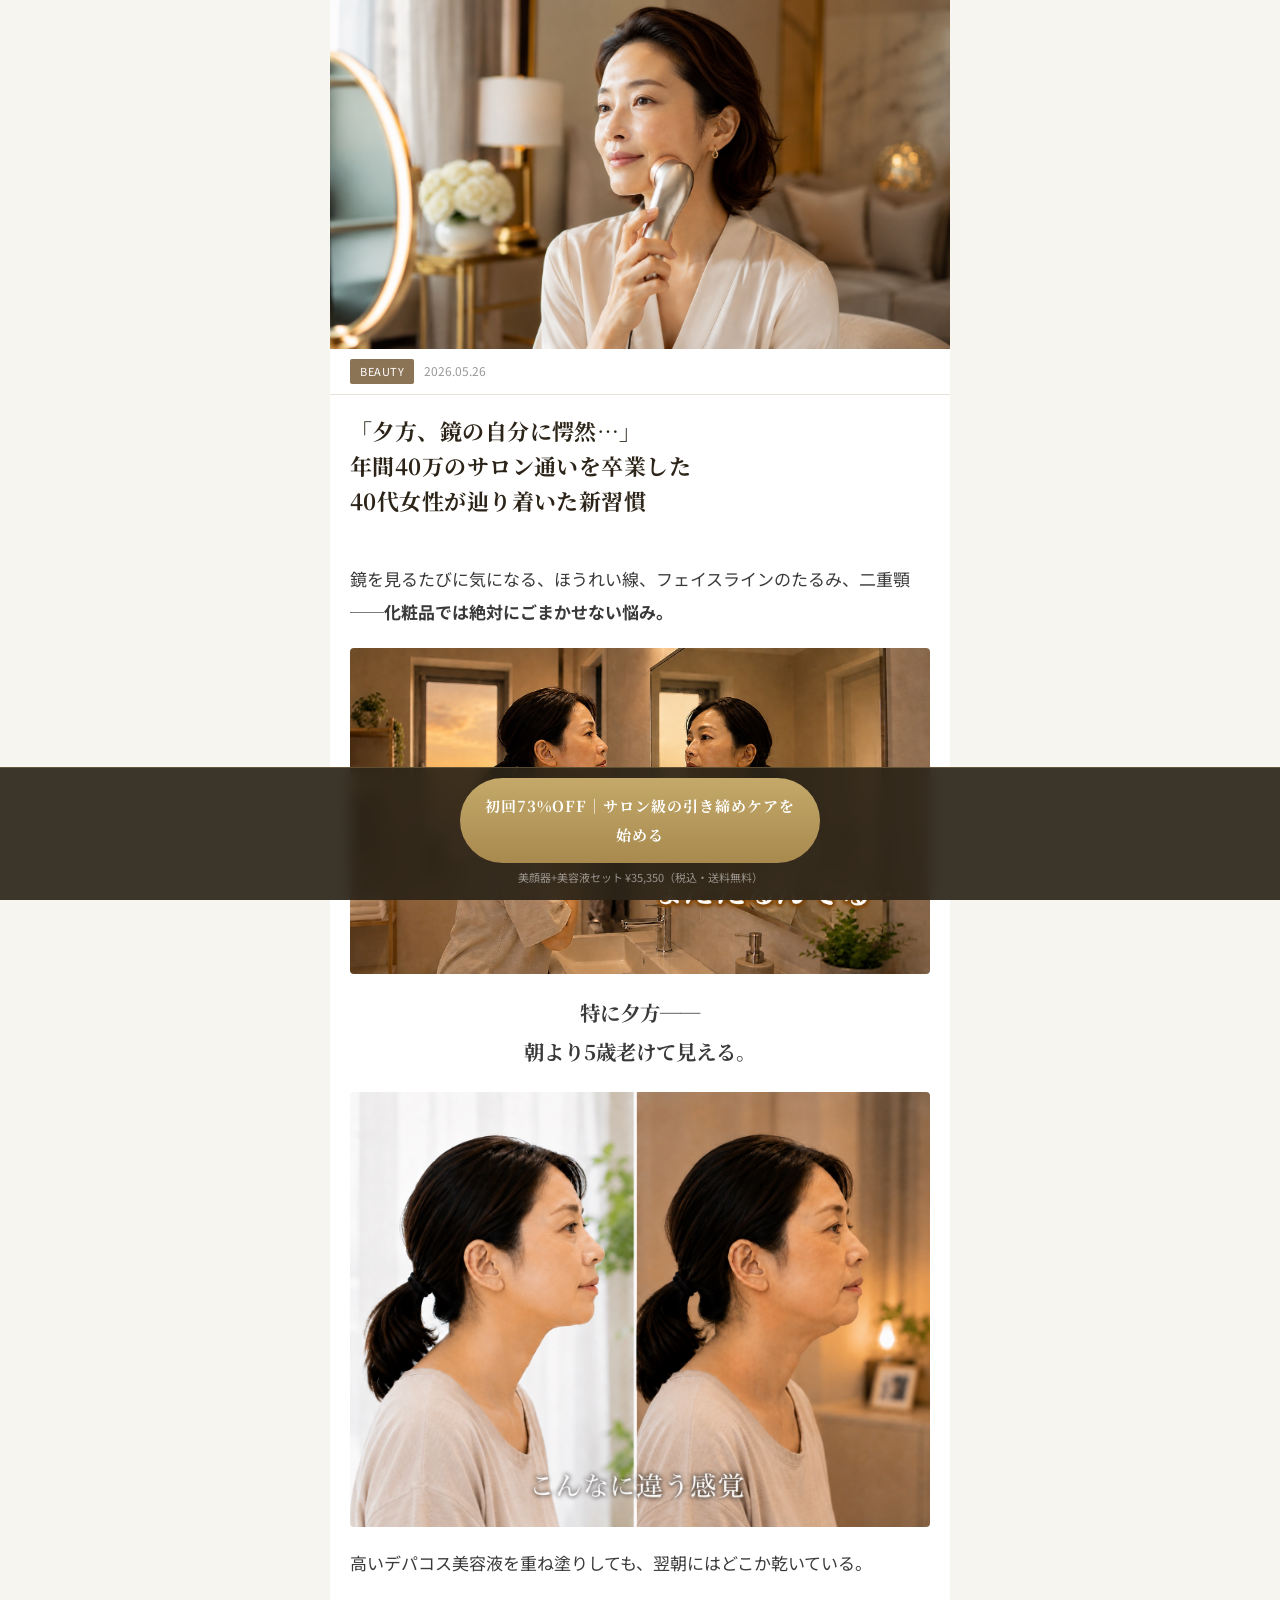
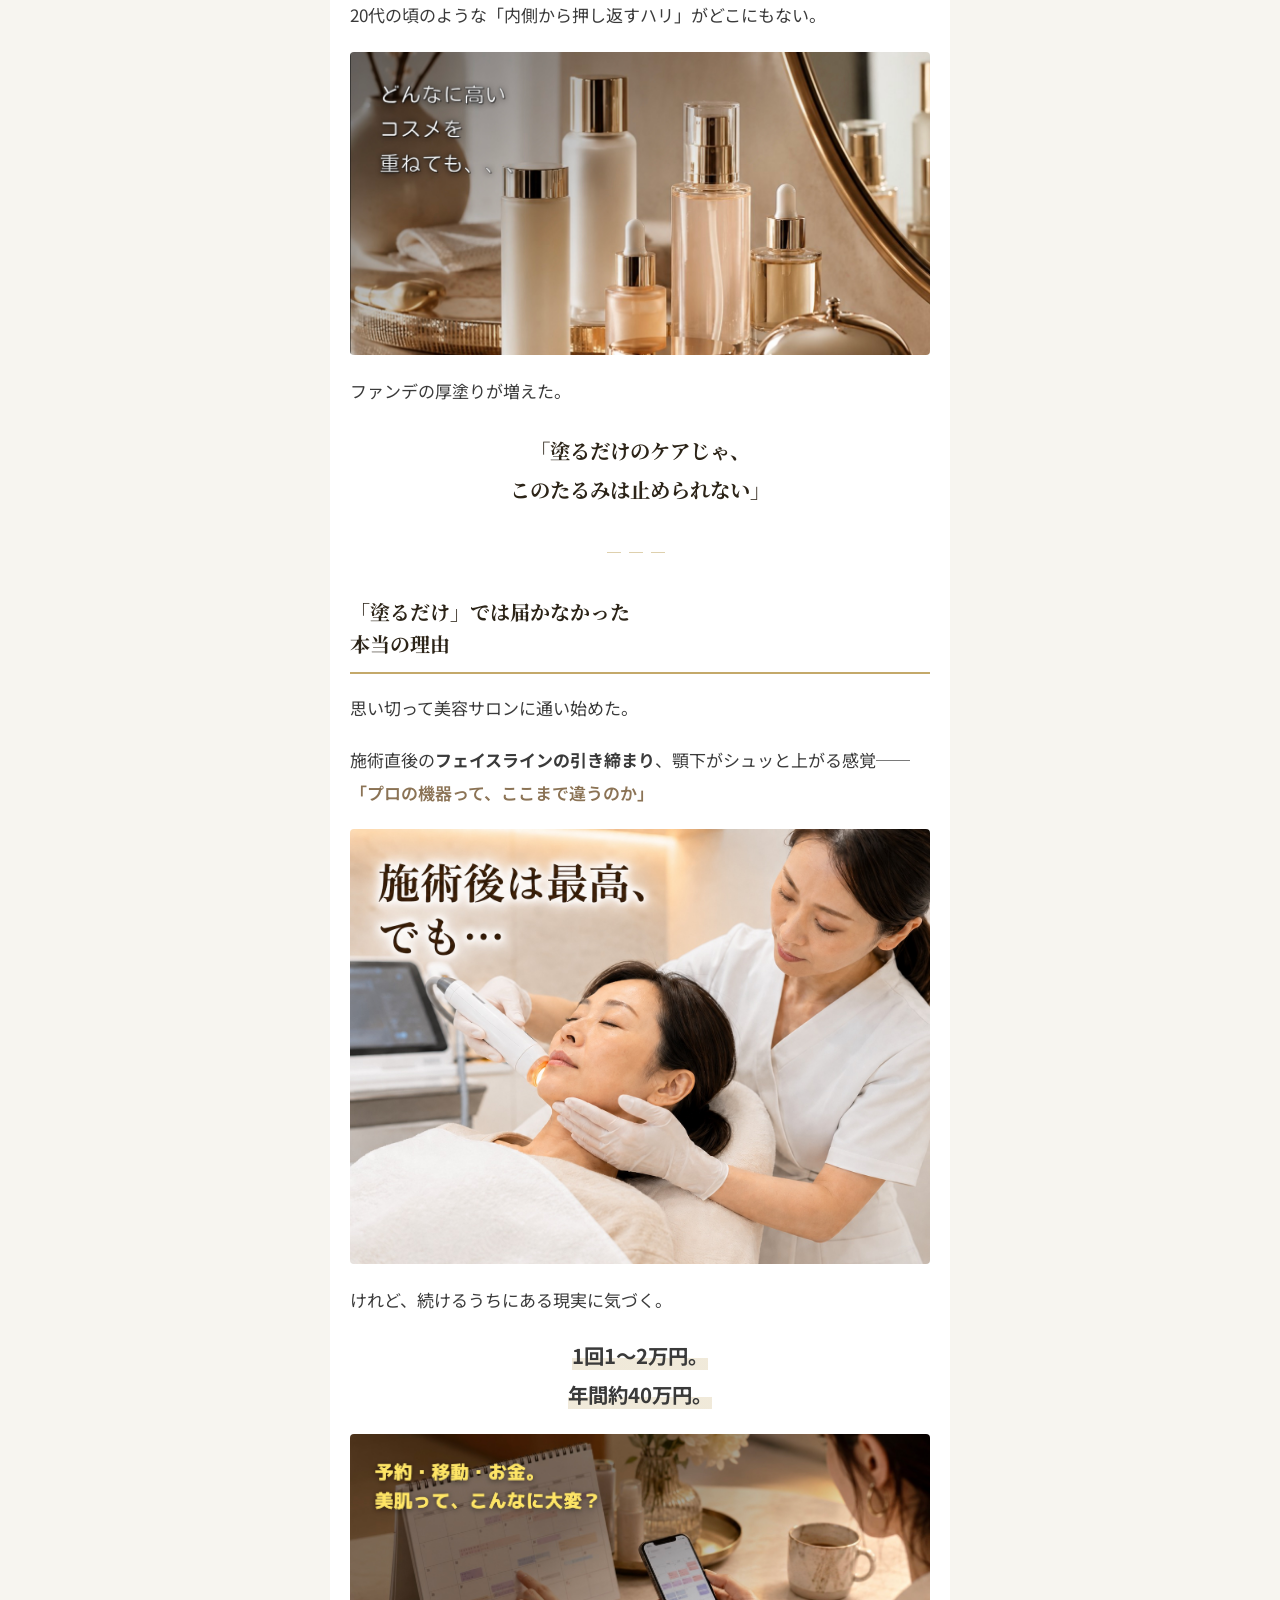
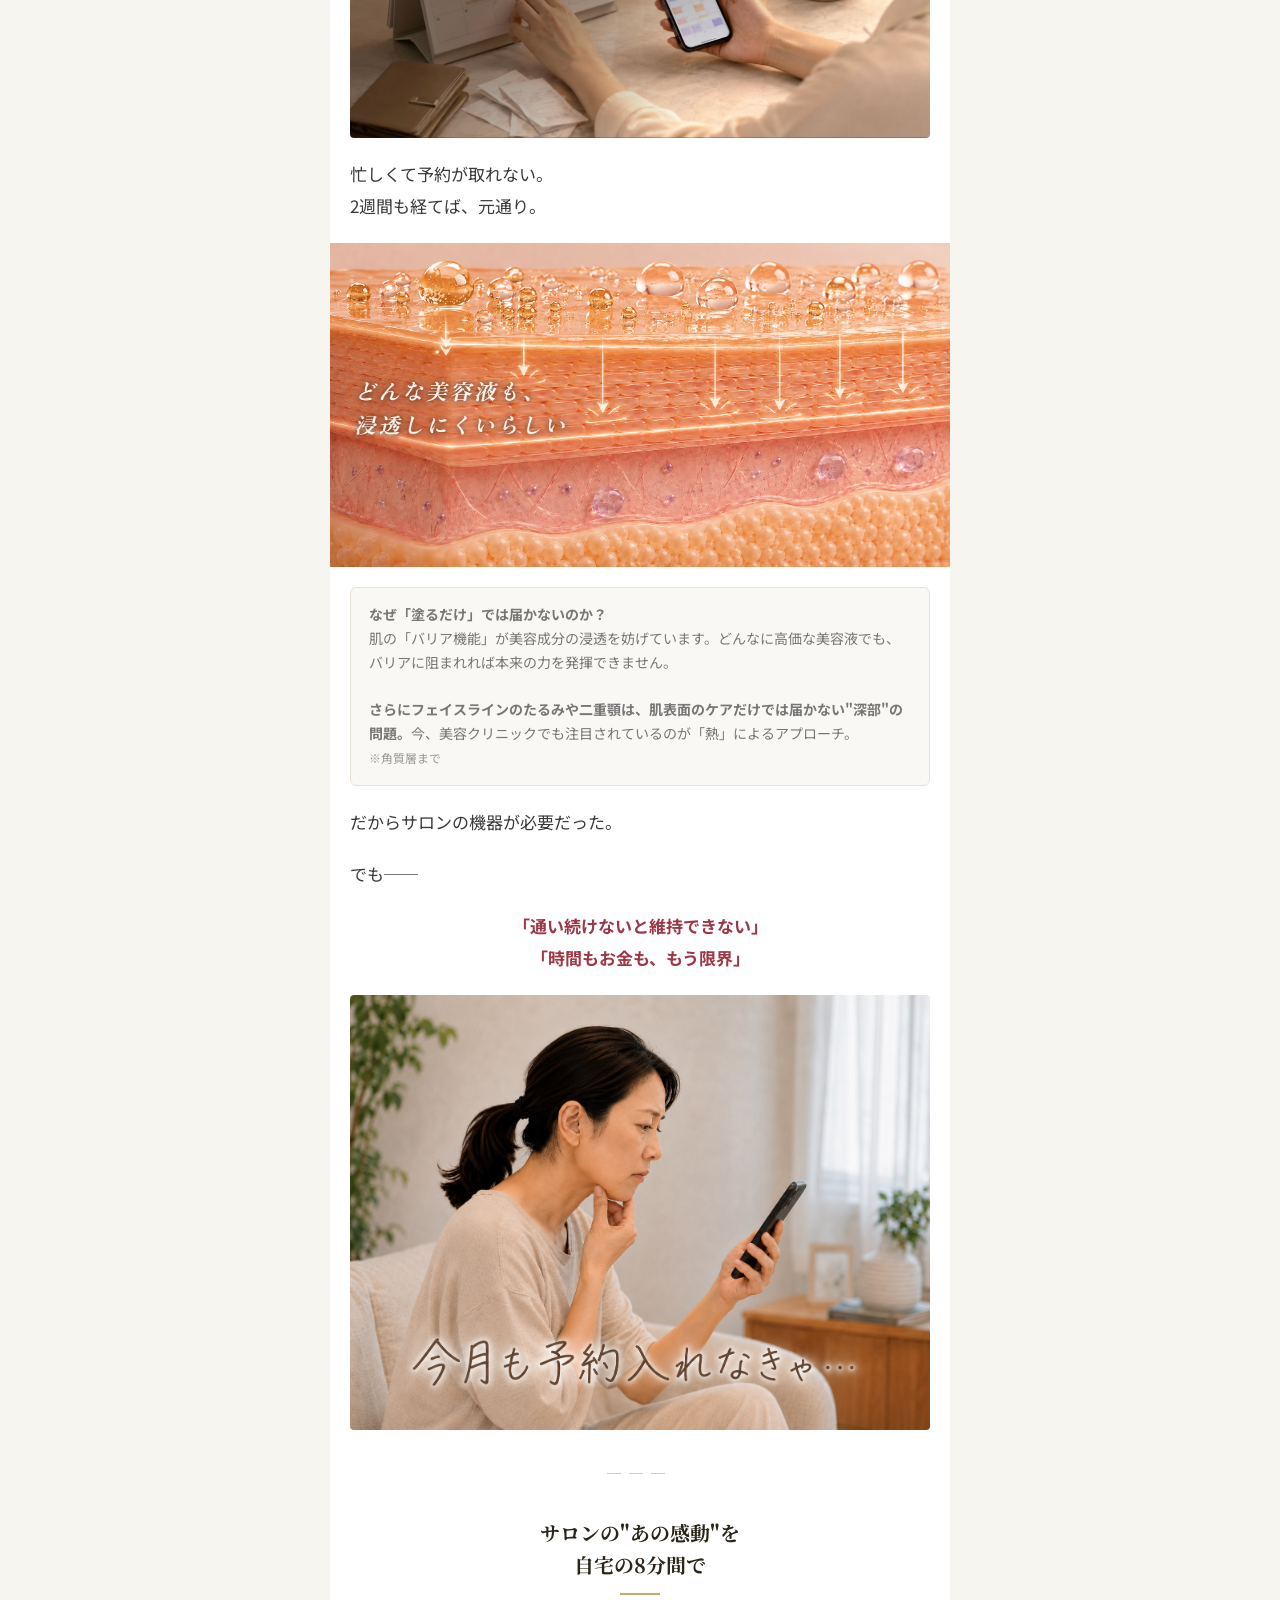
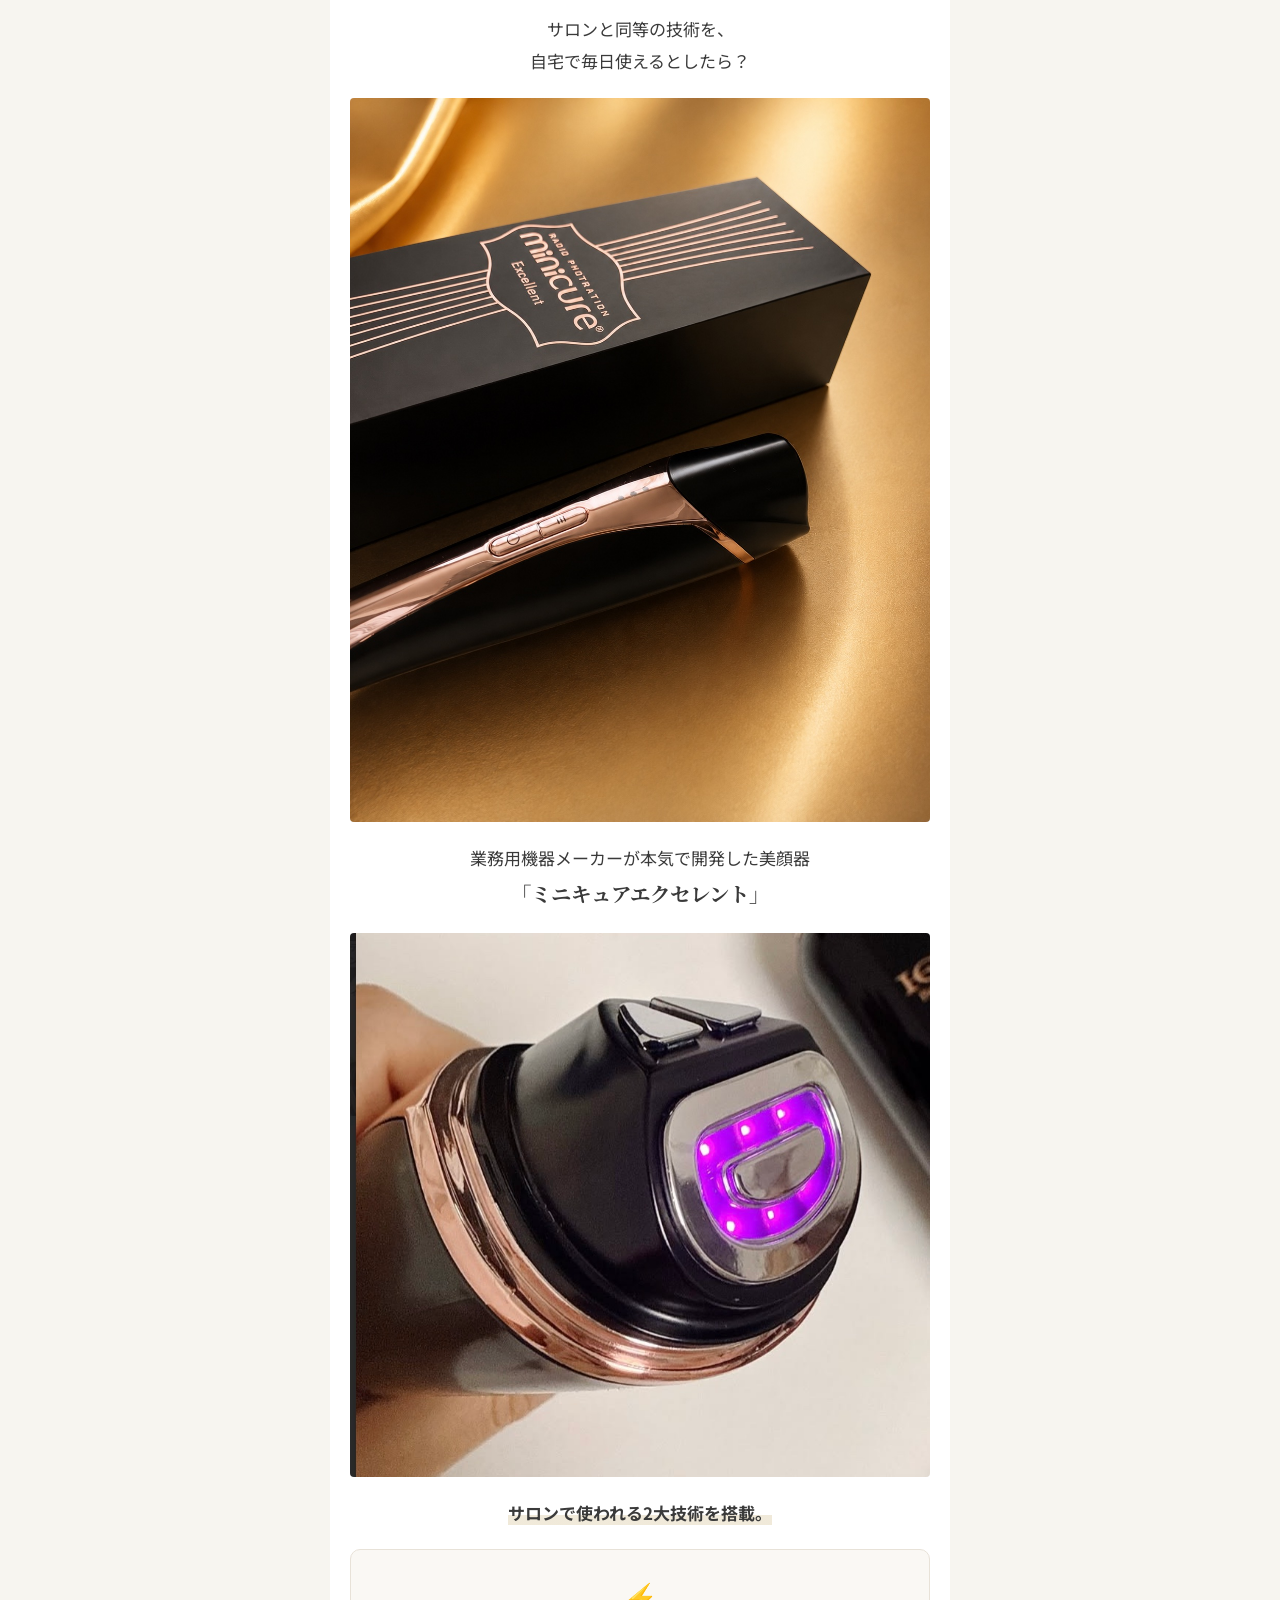
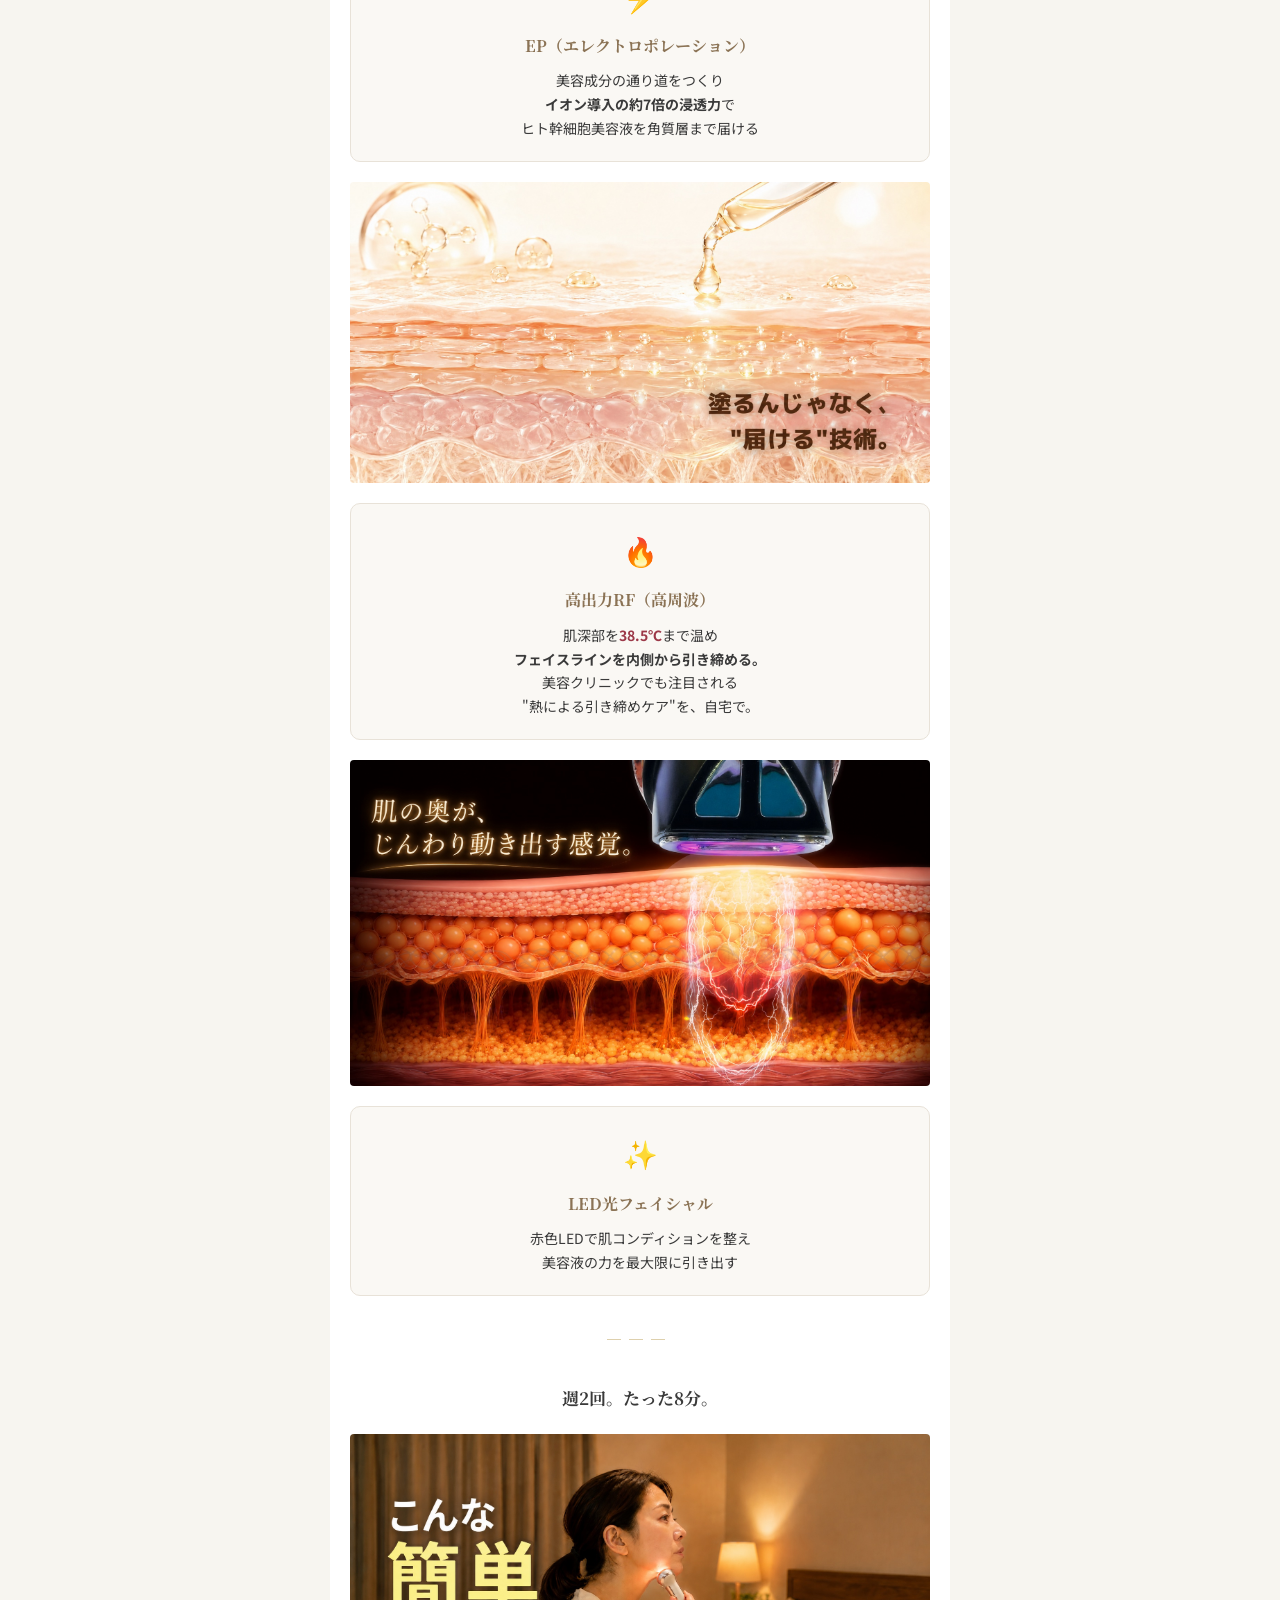
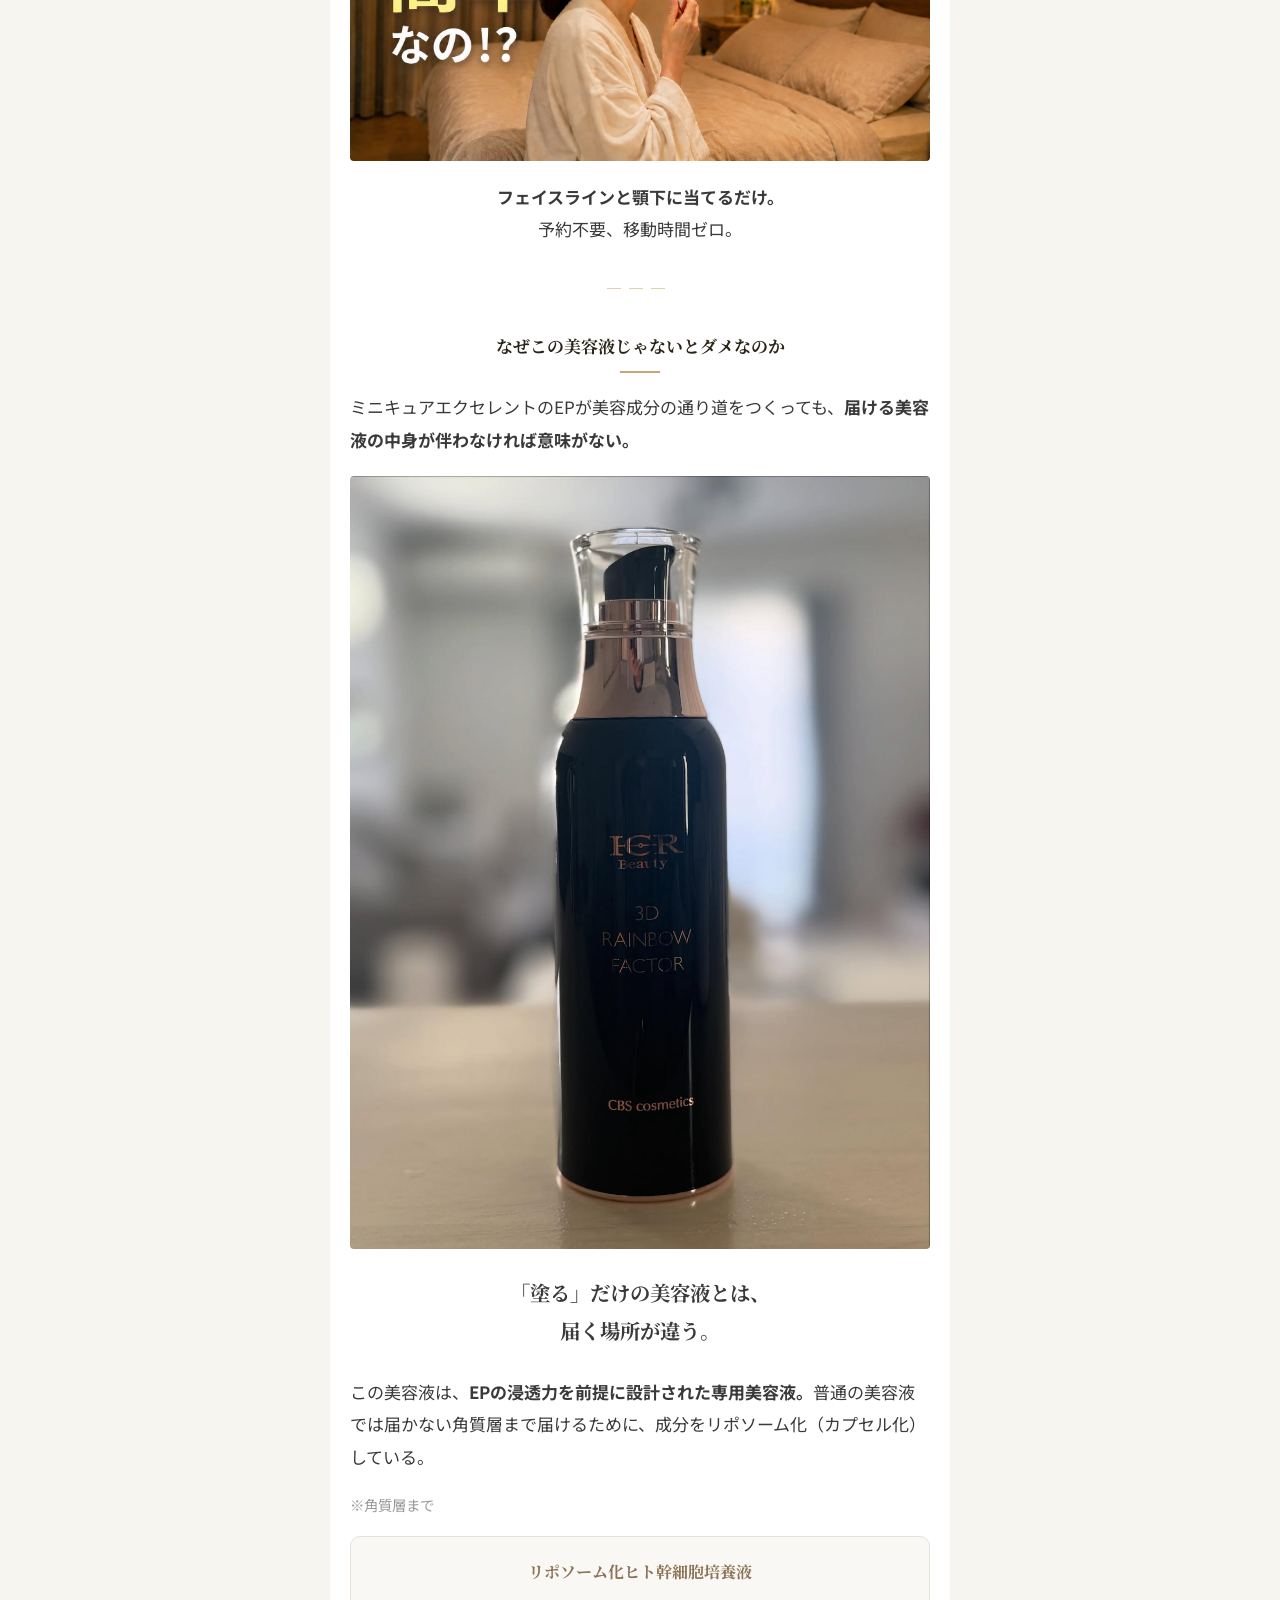
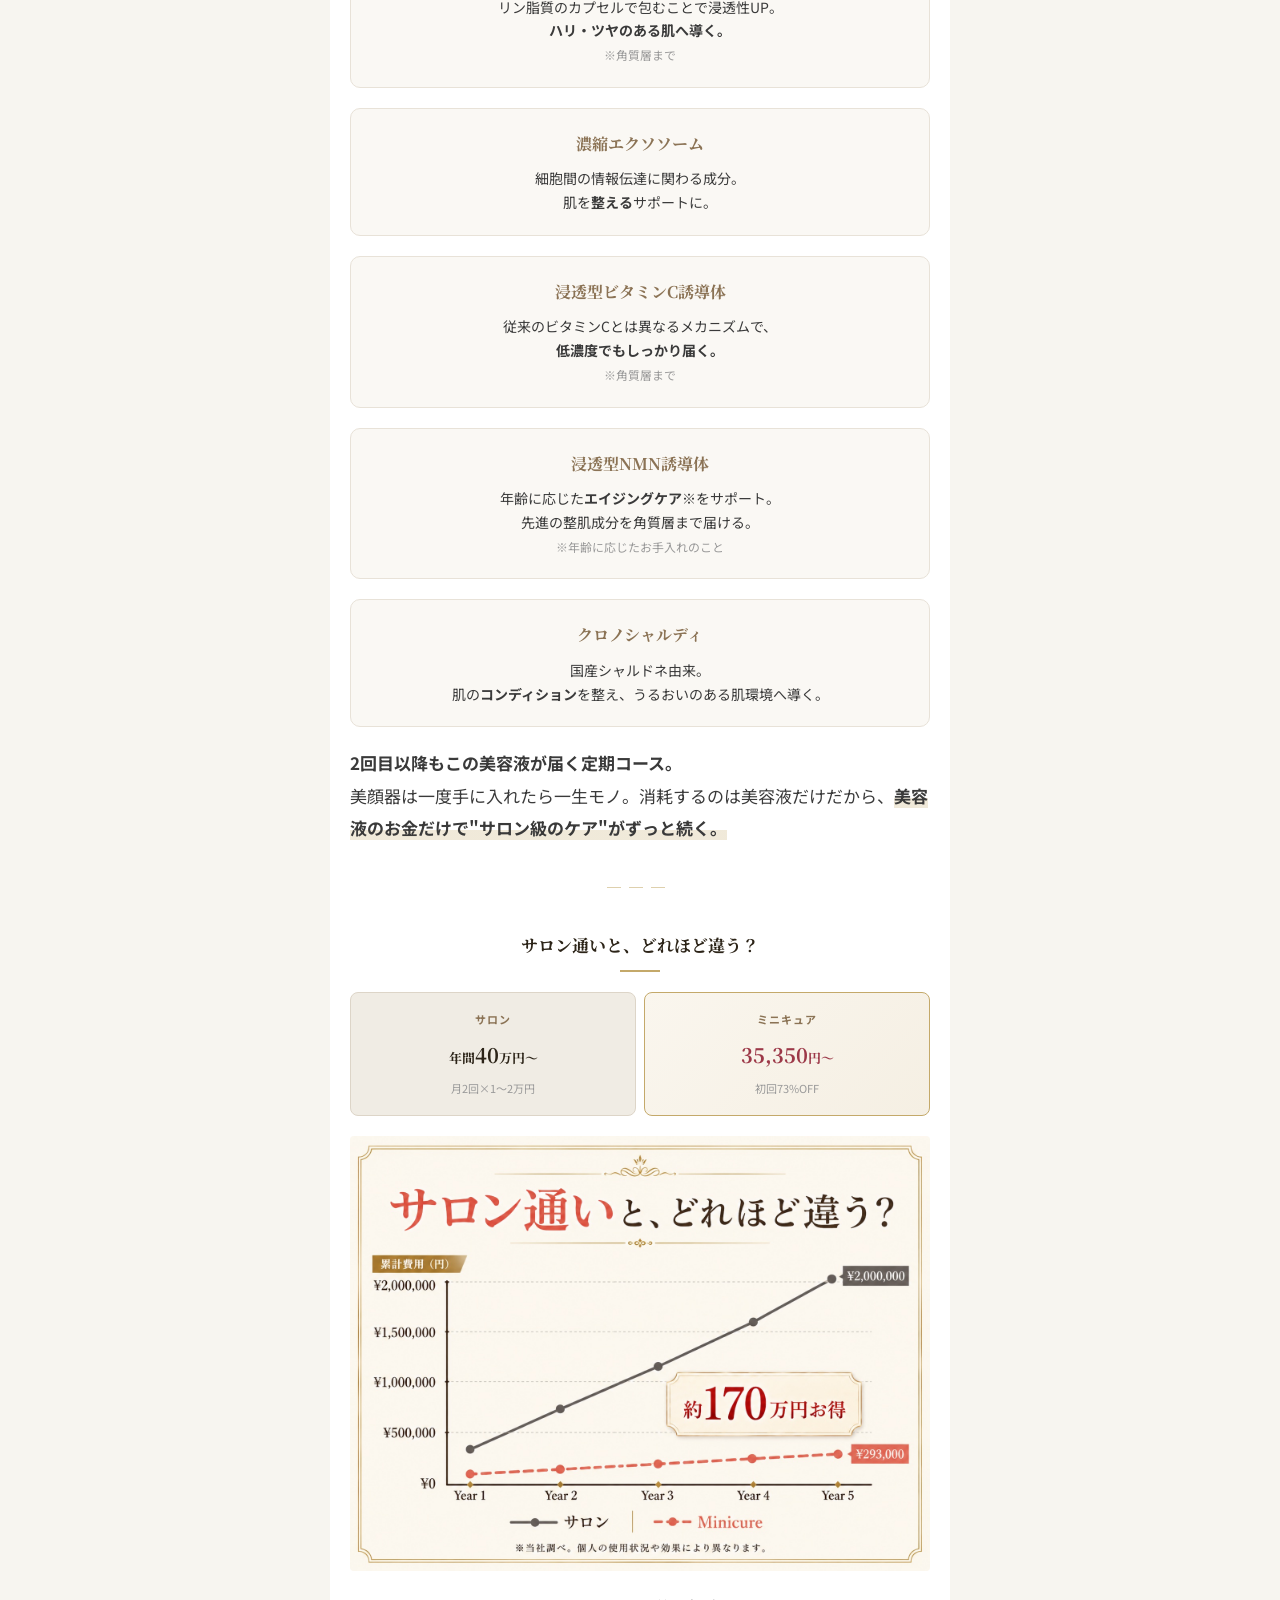
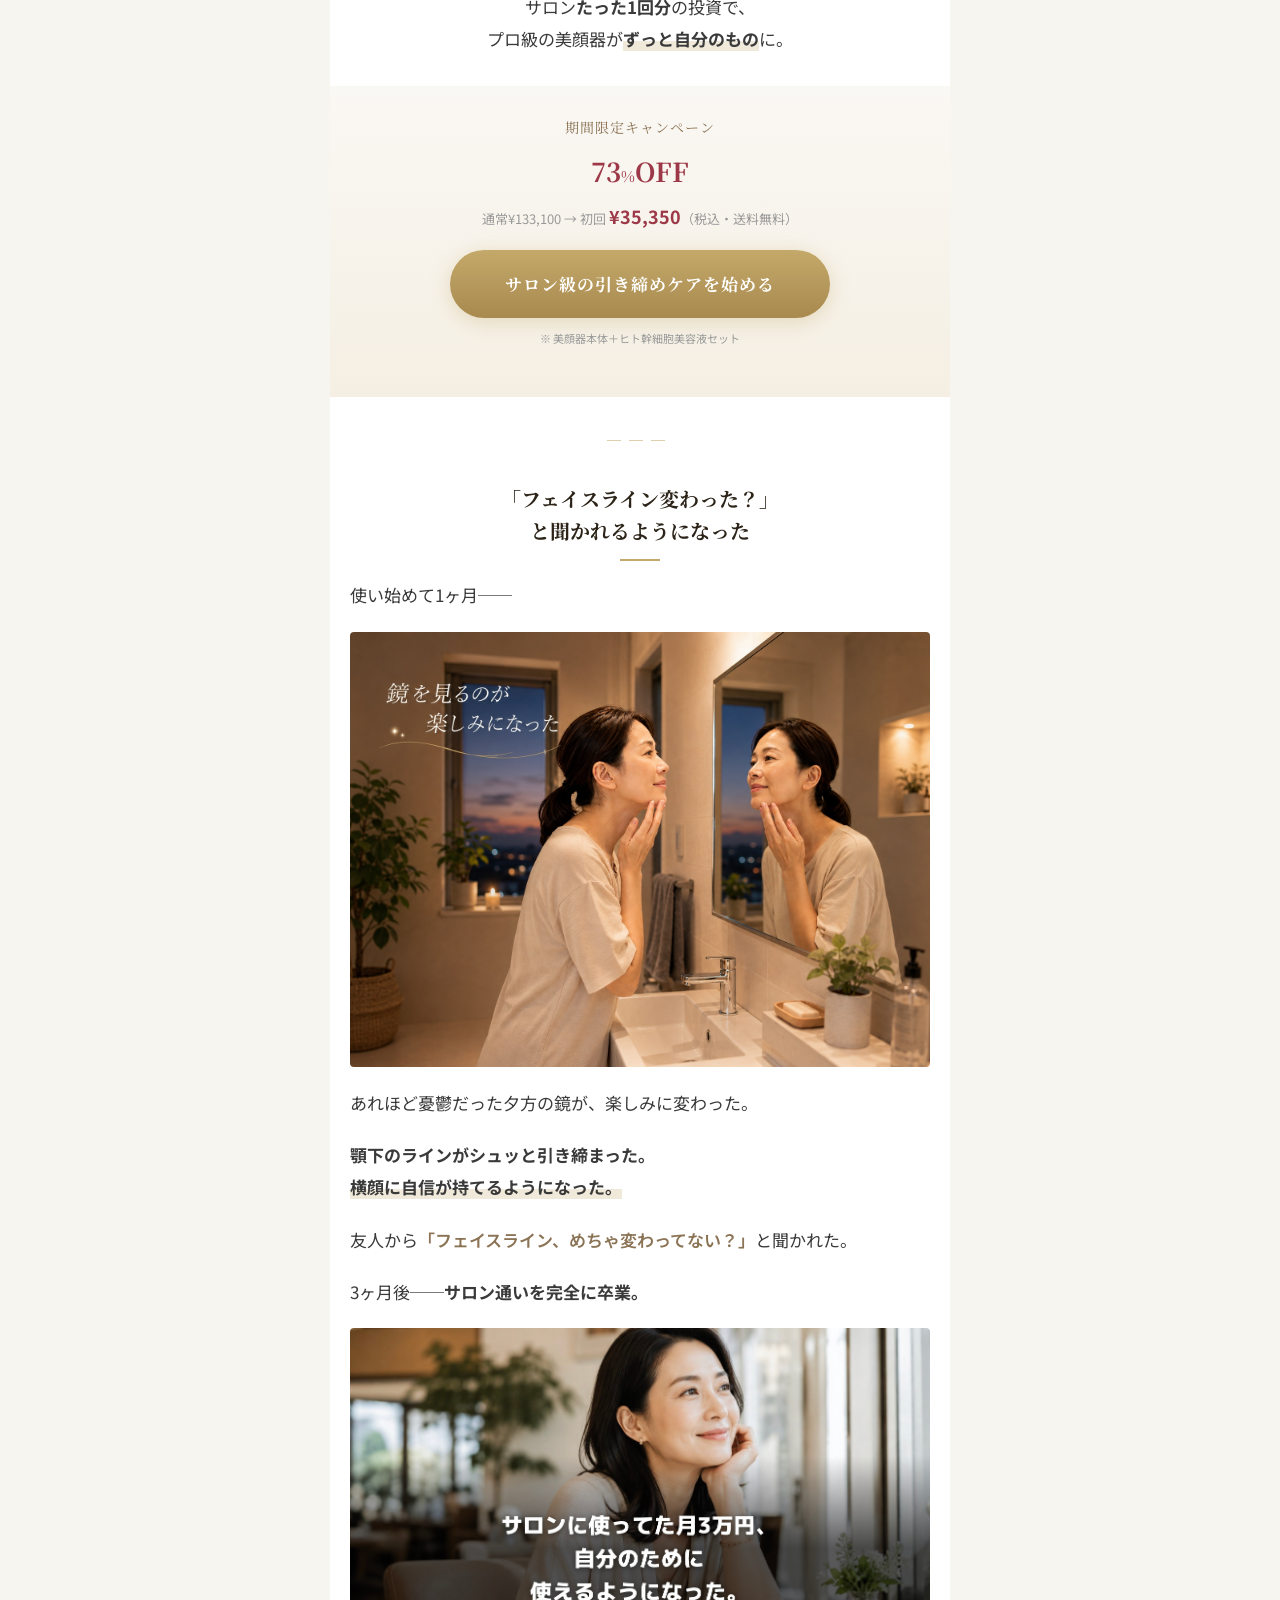
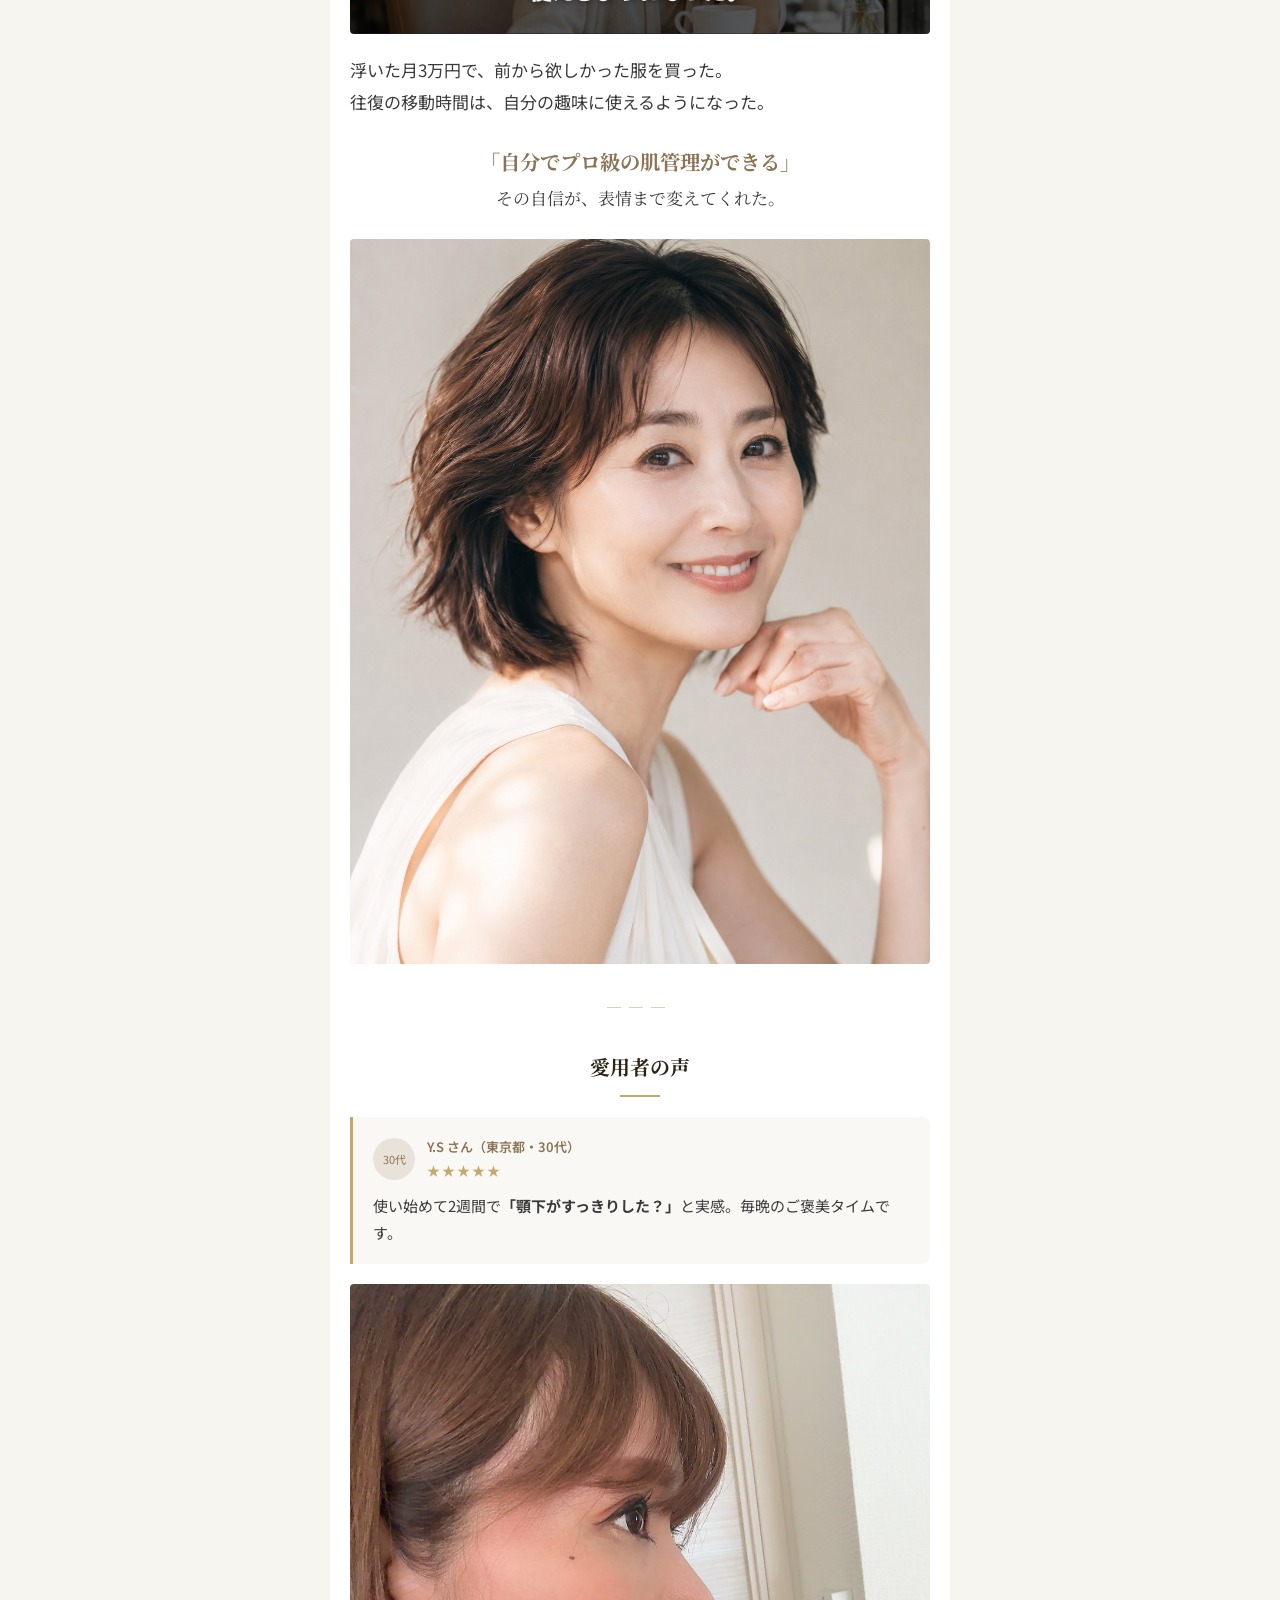
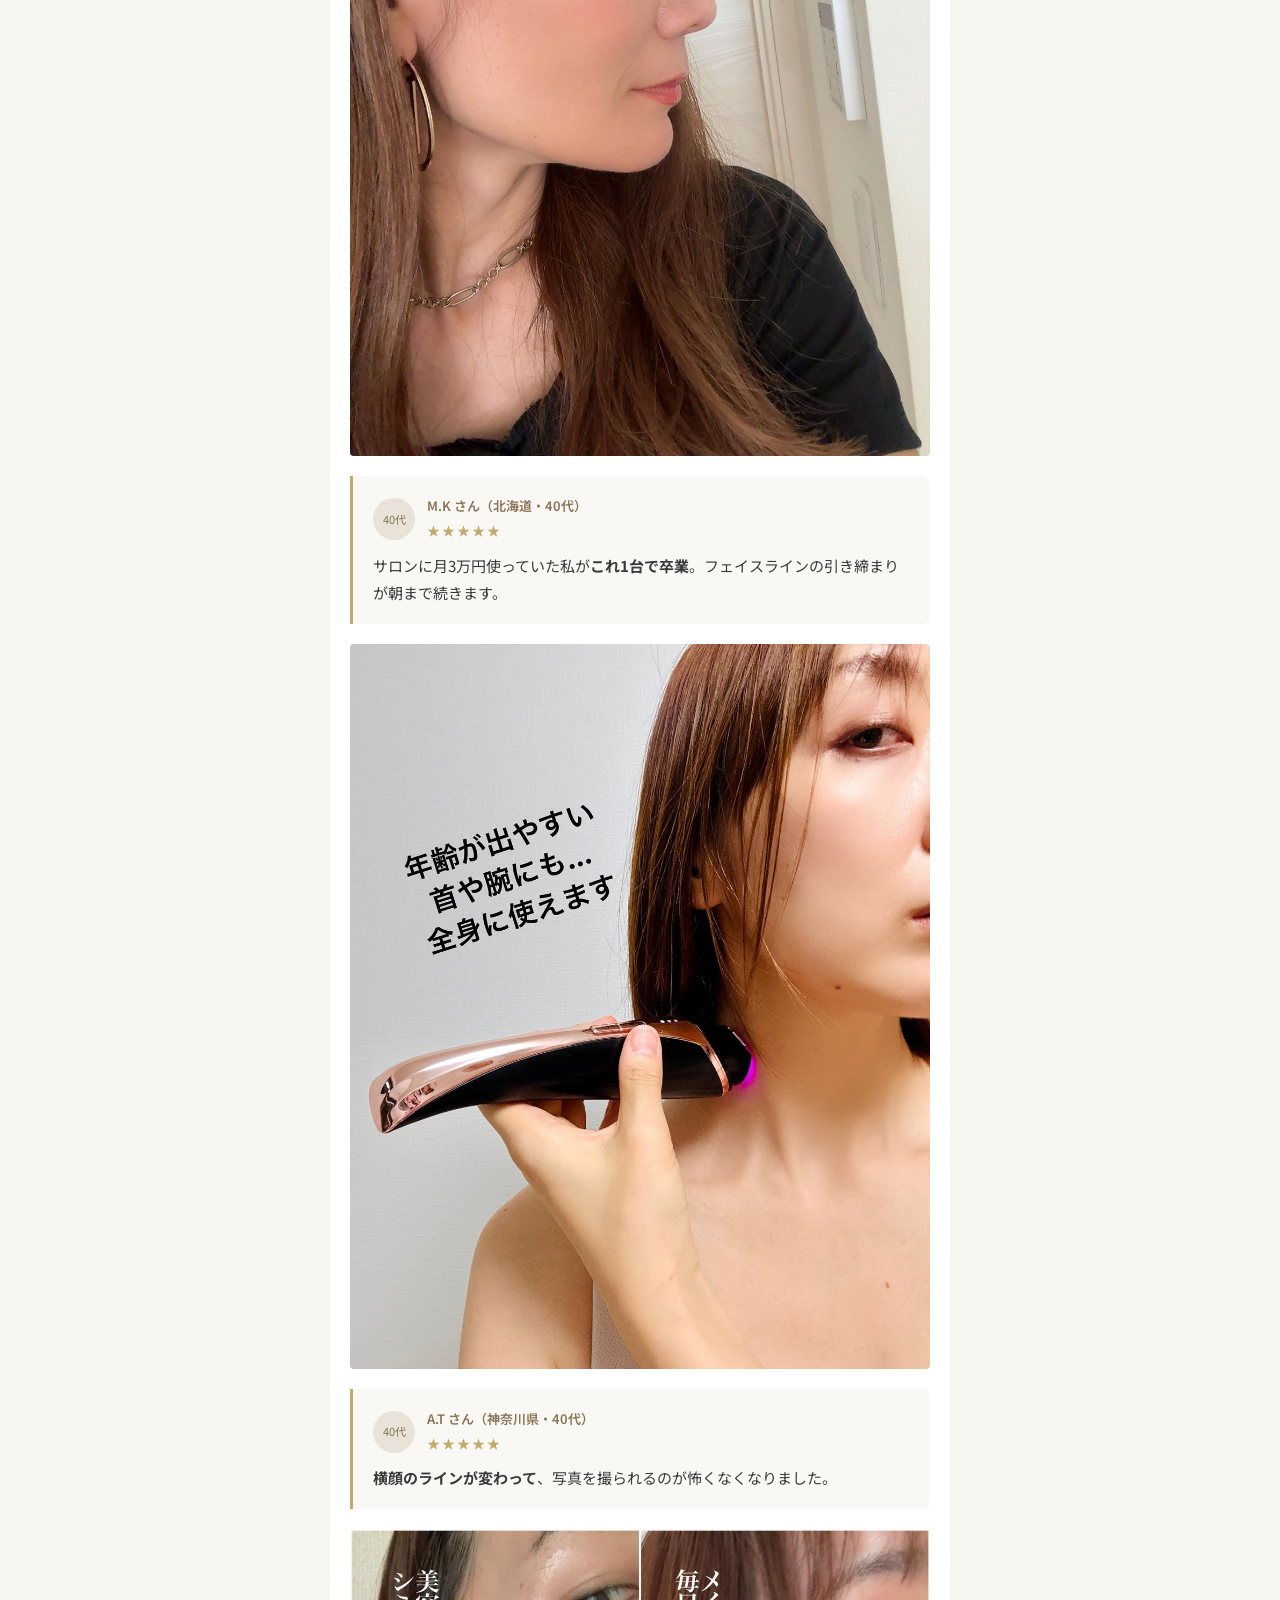
<file: index.html>
<!DOCTYPE html>
<html lang="ja">
<head>
  <meta charset="UTF-8">
  <meta name="viewport" content="width=device-width, initial-scale=1.0">
  <title>サロン級の美肌ケアが自宅で？年間40万円のエステ通いを卒業した40代女性の告白</title>
  <link rel="preconnect" href="https://fonts.googleapis.com">
  <link href="https://fonts.googleapis.com/css2?family=Noto+Serif+JP:wght@400;600;700&family=Noto+Sans+JP:wght@400;500;700&display=swap" rel="stylesheet">
  <style>
    * { margin: 0; padding: 0; box-sizing: border-box; }

    body {
      font-family: 'Noto Sans JP', 'Hiragino Kaku Gothic ProN', sans-serif;
      font-size: 17px;
      line-height: 1.9;
      color: #3a3a3a;
      background: #f7f5f0;
      -webkit-user-select: none;
      user-select: none;
      -webkit-text-size-adjust: 100%;
    }

    .article-header { background: #fff; max-width: 620px; margin: 0 auto; }
    .article-header img { width: 100%; height: auto; display: block; }
    .article-meta {
      max-width: 620px; margin: 0 auto; background: #fff;
      padding: 10px 20px; display: flex; align-items: center; gap: 10px;
      border-bottom: 1px solid #e8e2d8;
    }
    .article-meta .category { background: #8b7355; color: #fff; font-size: 11px; padding: 2px 10px; border-radius: 2px; letter-spacing: 0.5px; }
    .article-meta .date { font-size: 12px; color: #999; }
    .article-title-area { max-width: 620px; margin: 0 auto; background: #fff; padding: 18px 20px 20px; }
    .article-title-area h1 {
      font-family: 'Noto Serif JP', serif; font-size: 22px; font-weight: 700;
      line-height: 1.6; color: #2c2418; letter-spacing: 0.02em;
    }

    .article-body {
      max-width: 620px; margin: 0 auto; padding: 25px 20px 40px; background: #fff;
    }
    .article-body p { margin-bottom: 20px; }
    .article-body img { max-width: 100%; height: auto; display: block; margin: 20px auto; border-radius: 4px; }

    .section-divider { text-align: center; margin: 30px 0; color: #c4a96a; font-size: 14px; letter-spacing: 8px; }

    .section-heading {
      font-family: 'Noto Serif JP', serif; font-size: 20px; font-weight: 700;
      color: #2c2418; line-height: 1.6; margin-bottom: 18px; padding-bottom: 12px;
      border-bottom: 2px solid #c4a96a;
    }
    .section-heading-center { text-align: center; border-bottom: none; padding-bottom: 0; }
    .section-heading-center::after {
      content: ''; display: block; width: 40px; height: 2px;
      background: #c4a96a; margin: 12px auto 0;
    }

    .marker-gold {
      background: linear-gradient(transparent 60%, rgba(196, 169, 106, 0.25) 60%);
      background-size: 200% 100%; background-position: right;
      transition: background-position 1s ease-out;
    }
    .marker-gold.animated { background-position: left; }
    .marker-pink {
      background: linear-gradient(transparent 60%, rgba(220, 160, 160, 0.3) 60%);
      background-size: 200% 100%; background-position: right;
      transition: background-position 1s ease-out;
    }
    .marker-pink.animated { background-position: left; }

    .text-accent { color: #9c3848; font-weight: 700; }
    .text-gold { color: #8b7355; font-weight: 600; }
    .text-bold { font-weight: 700; }
    .text-large { font-size: 1.2em; }
    .text-small { font-size: 0.85em; color: #999; line-height: 1.6; }
    .text-center { text-align: center; }
    .text-serif { font-family: 'Noto Serif JP', serif; }

    /* 画像プレースホルダー */
    .ph {
      width: 100%; background: linear-gradient(135deg, #f0ece4, #e8e2d8);
      display: flex; align-items: center; justify-content: center;
      color: #8b7355; font-size: 12px; border-radius: 4px;
      margin: 20px 0; text-align: center; padding: 15px;
    }
    .ph-s { height: 180px; }
    .ph-m { height: 250px; }
    .ph-l { height: 320px; }
    .ph-hero { height: 380px; background: linear-gradient(135deg,#2c2418,#4a3c2a); color: #c4a96a; font-size: 15px; border-radius: 0; margin: 0; }
    .ph-full { margin-left: -20px; margin-right: -20px; border-radius: 0; }

    /* 口コミ */
    .voice-box {
      background: #faf8f4; border-left: 3px solid #c4a96a;
      padding: 18px 20px; margin: 20px 0; border-radius: 0 8px 8px 0;
    }
    .voice-box .voice-header { display: flex; align-items: center; gap: 12px; margin-bottom: 8px; }
    .voice-box .voice-icon {
      width: 42px; height: 42px; border-radius: 50%; background: #e8e2d8;
      display: flex; align-items: center; justify-content: center;
      font-size: 11px; color: #8b7355; flex-shrink: 0;
    }
    .voice-box .voice-name { font-size: 13px; color: #8b7355; font-weight: 600; }
    .voice-box .voice-stars { color: #c4a96a; font-size: 13px; letter-spacing: 2px; }
    .voice-box p { font-size: 15px; line-height: 1.8; margin-bottom: 0; }

    /* ポイントカード */
    .point-card {
      background: #faf8f4; border: 1px solid #e8e2d8; border-radius: 10px;
      padding: 20px; margin: 20px 0; text-align: center;
    }
    .point-card .point-icon { font-size: 28px; margin-bottom: 8px; }
    .point-card .point-title {
      font-family: 'Noto Serif JP', serif; font-size: 16px; font-weight: 700;
      color: #8b7355; margin-bottom: 8px;
    }
    .point-card .point-desc { font-size: 14px; line-height: 1.7; }

    /* 比較ボックス */
    .compare-box { display: flex; gap: 8px; margin: 20px 0; }
    .compare-item { flex: 1; padding: 16px 12px; border-radius: 8px; text-align: center; }
    .compare-before { background: #f0ece4; border: 1px solid #ddd5c8; }
    .compare-after { background: linear-gradient(135deg, #faf6ee, #f5efe3); border: 1px solid #c4a96a; }
    .compare-item .compare-label { font-size: 11px; font-weight: 700; color: #8b7355; margin-bottom: 6px; letter-spacing: 1px; }
    .compare-item .compare-value { font-family: 'Noto Serif JP', serif; font-size: 20px; font-weight: 700; color: #2c2418; }
    .compare-item .compare-value small { font-size: 13px; }
    .compare-item .compare-note { font-size: 11px; color: #999; margin-top: 4px; }

    /* 注釈 */
    .note-box {
      background: #faf8f4; border: 1px solid #e8e2d8; border-radius: 6px;
      padding: 15px 18px; margin: 20px 0; font-size: 14px; line-height: 1.7; color: #777;
    }

    /* 背景セクション */
    .bg-cream { background: #faf8f4; padding: 22px 20px; margin: 0 -20px; }

    /* スペック表 */
    .spec-table { width: 100%; border-collapse: collapse; margin: 20px 0; font-size: 14px; }
    .spec-table th { background: #2c2418; color: #e8dcc8; padding: 10px 14px; text-align: left; font-weight: 600; width: 35%; border-bottom: 1px solid #3d3226; }
    .spec-table td { padding: 10px 14px; border-bottom: 1px solid #e8e2d8; background: #fff; }

    /* CTA */
    .cta-block {
      text-align: center; margin: 30px 0; padding: 28px 15px;
      background: linear-gradient(180deg, #faf8f4, #f5efe3);
      margin-left: -20px; margin-right: -20px;
    }
    .cta-block .cta-lead { font-family: 'Noto Serif JP', serif; font-size: 14px; color: #8b7355; margin-bottom: 6px; letter-spacing: 1px; }
    .cta-block .cta-offer { font-family: 'Noto Serif JP', serif; font-size: 26px; font-weight: 700; color: #9c3848; margin-bottom: 4px; }
    .cta-block .cta-offer small { font-size: 15px; font-weight: 400; }
    .cta-block .cta-price-note { font-size: 13px; color: #999; margin-bottom: 16px; }
    .cta-button {
      display: block; width: 88%; max-width: 380px; margin: 0 auto 10px;
      padding: 18px 20px; background: linear-gradient(to bottom, #c4a96a, #a8894e);
      color: #fff; text-align: center; font-size: 17px; font-weight: 700;
      font-family: 'Noto Serif JP', serif; border-radius: 50px; text-decoration: none;
      box-shadow: 0 4px 20px rgba(196, 169, 106, 0.35); letter-spacing: 1px;
      animation: pulse 2.5s infinite;
    }
    .cta-button-sub { font-size: 11px; color: #999; margin-top: 4px; }
    @keyframes pulse {
      0%, 100% { transform: scale(1); box-shadow: 0 4px 20px rgba(196, 169, 106, 0.35); }
      50% { transform: scale(1.02); box-shadow: 0 6px 25px rgba(196, 169, 106, 0.5); }
    }

    /* 固定フッターCTA */
    .fixed-cta {
      position: fixed; bottom: 0; left: 0; right: 0;
      background: rgba(44, 36, 24, 0.92); backdrop-filter: blur(8px); -webkit-backdrop-filter: blur(8px);
      padding: 10px 15px 12px; text-align: center; z-index: 9999; display: none;
      border-top: 1px solid rgba(196, 169, 106, 0.3);
    }
    .fixed-cta a {
      display: inline-block; width: 90%; max-width: 360px; padding: 14px 20px;
      background: linear-gradient(to bottom, #c4a96a, #a8894e); color: #fff;
      font-size: 15px; font-weight: 700; font-family: 'Noto Serif JP', serif;
      border-radius: 50px; text-decoration: none; letter-spacing: 1px;
      animation: pulse 2.5s infinite;
    }
    .fixed-cta .fixed-cta-note { font-size: 11px; color: rgba(255,255,255,0.5); margin-top: 4px; }

    .article-footer {
      max-width: 620px; margin: 0 auto; background: #2c2418;
      padding: 30px 20px; text-align: center; color: rgba(255,255,255,0.4); font-size: 11px;
    }

    /* fade-in無効化（表示信頼性優先） */

    @media (min-width: 920px) {
      .article-body, .article-header, .article-meta, .article-title-area { width: 620px; }
    }
    @media (max-width: 380px) {
      body { font-size: 16px; }
      .article-title-area h1 { font-size: 20px; }
      .section-heading { font-size: 18px; }
    }
  </style>
</head>
<body>

  <!-- ===== ヘッダー ===== -->
  <header class="article-header">
    <img src="images/01.jpg" alt="FV画像" style="width:100%;display:block;">
  </header>

  <div class="article-meta">
    <span class="category">BEAUTY</span>
    <span class="date">2026.05.26</span>
  </div>

  <div class="article-title-area">
    <h1>「夕方、鏡の自分に愕然…」<br>年間40万のサロン通いを卒業した<br>40代女性が辿り着いた新習慣</h1>
  </div>

  <!-- ===== 本文 ===== -->
  <main class="article-body">

    <!-- ===== Phase 1：共感 ===== -->
    <section class="fade-in">
      <p>
        鏡を見るたびに気になる、ほうれい線、フェイスラインのたるみ、二重顎──<span class="text-bold">化粧品では絶対にごまかせない悩み。</span>
      </p>

      <img src="images/02.jpg" alt="横顔で顎下・フェイスラインのたるみを気にする女性">

      <p class="text-center">
        <span class="text-bold text-large text-serif">特に夕方──<br>朝より5歳老けて見える。</span>
      </p>

      <img src="images/03.jpg" alt="朝と夕方のフェイスライン比較・横顔ビフォーアフター風">

      <p>
        高いデパコス美容液を重ね塗りしても、翌朝にはどこか乾いている。
      </p>
      <p>
        20代の頃のような「内側から押し返すハリ」がどこにもない。
      </p>

      <img src="images/04.jpg" alt="スキンケアアイテム">

      <p>
        ファンデの厚塗りが増えた。
      </p>
      <p class="text-center" style="margin:25px 0;">
        <span class="text-serif text-large text-bold" style="color:#2c2418;">「塗るだけのケアじゃ、<br>このたるみは止められない」</span>
      </p>
    </section>

    <div class="section-divider">───</div>

    <!-- ===== Phase 2：課題感 ===== -->
    <section class="fade-in">
      <h2 class="section-heading">「塗るだけ」では届かなかった<br>本当の理由</h2>

      <p>
        思い切って美容サロンに通い始めた。
      </p>
      <p>
        施術直後の<span class="text-bold">フェイスラインの引き締まり</span>、顎下がシュッと上がる感覚──<br>
        <span class="text-gold">「プロの機器って、ここまで違うのか」</span>
      </p>

      <img src="images/05.jpg" alt="エステでフェイスラインの施術を受けるシーン・RF系施術イメージ">

      <p>
        けれど、続けるうちにある現実に気づく。
      </p>
      <p class="text-center">
        <span class="marker-gold text-bold text-large">1回1〜2万円。<br>年間約40万円。</span>
      </p>

      <img src="images/06.jpg" alt="予約カレンダー">

      <p>
        忙しくて予約が取れない。<br>2週間も経てば、元通り。
      </p>

      <img src="images/07.jpg" alt="肌のバリア機能の図解" style="margin-left:-20px;margin-right:-20px;width:calc(100% + 40px);max-width:none;border-radius:0;">

      <div class="note-box">
        <span class="text-bold">なぜ「塗るだけ」では届かないのか？</span><br>
        肌の「バリア機能」が美容成分の浸透を妨げています。どんなに高価な美容液でも、バリアに阻まれれば本来の力を発揮できません。<br><br>
        <span class="text-bold">さらにフェイスラインのたるみや二重顎は、肌表面のケアだけでは届かない"深部"の問題。</span>今、美容クリニックでも注目されているのが「熱」によるアプローチ。<br>
        <span class="text-small">※角質層まで</span>
      </div>

      <p>
        だからサロンの機器が必要だった。
      </p>
      <p>
        でも──
      </p>
      <p class="text-center">
        <span class="text-bold text-accent">「通い続けないと維持できない」<br>「時間もお金も、もう限界」</span>
      </p>

      <img src="images/08.jpg" alt="横顔の顎下たるみを気にしながらサロン予約画面を見る女性">
    </section>

    <div class="section-divider">───</div>

    <!-- ===== Phase 3：解決 ===== -->
    <section class="fade-in">
      <h2 class="section-heading section-heading-center">サロンの"あの感動"を<br>自宅の8分間で</h2>

      <p class="text-center">
        サロンと同等の技術を、<br>自宅で毎日使えるとしたら？
      </p>

      <img src="images/09.jpg" alt="ミニキュアエクセレント本体">

      <p class="text-center">
        業務用機器メーカーが本気で開発した美顔器<br>
        <span class="text-bold text-large text-serif">「ミニキュアエクセレント」</span>
      </p>

      <img src="images/10.jpg" alt="美顔器のヘッド部分アップ">

      <p class="text-center">
        <span class="marker-gold text-bold">サロンで使われる2大技術を搭載。</span>
      </p>

      <!-- 技術カード -->
      <div class="point-card fade-in">
        <div class="point-icon">⚡</div>
        <div class="point-title">EP（エレクトロポレーション）</div>
        <div class="point-desc">
          美容成分の通り道をつくり<br>
          <span class="text-bold">イオン導入の約7倍の浸透力</span>で<br>
          ヒト幹細胞美容液を角質層まで届ける
        </div>
      </div>

      <img src="images/11.jpg" alt="EP浸透メカニズム図解">

      <div class="point-card fade-in">
        <div class="point-icon">🔥</div>
        <div class="point-title">高出力RF（高周波）</div>
        <div class="point-desc">
          肌深部を<span class="text-accent">38.5℃</span>まで温め<br>
          <span class="text-bold">フェイスラインを内側から引き締める。</span><br>
          美容クリニックでも注目される<br>"熱による引き締めケア"を、自宅で。
        </div>
      </div>

      <img src="images/12.jpg" alt="RF深部加温の図解">

      <div class="point-card fade-in">
        <div class="point-icon">✨</div>
        <div class="point-title">LED光フェイシャル</div>
        <div class="point-desc">
          赤色LEDで肌コンディションを整え<br>
          美容液の力を最大限に引き出す
        </div>
      </div>

      <div class="section-divider">───</div>

      <p class="text-center">
        <span class="text-serif text-bold">週2回。たった8分。</span>
      </p>

      <img src="images/13.jpg" alt="フェイスライン・顎下に美顔器を当てている女性">

      <p class="text-center">
        <span class="text-bold">フェイスラインと顎下に当てるだけ。</span><br>予約不要、移動時間ゼロ。
      </p>

      <div class="section-divider">───</div>

      <!-- 付属美容液 -->
      <h3 class="section-heading section-heading-center" style="font-size:17px;">なぜこの美容液じゃないとダメなのか</h3>

      <p>
        ミニキュアエクセレントのEPが美容成分の通り道をつくっても、<span class="text-bold">届ける美容液の中身が伴わなければ意味がない。</span>
      </p>

      <img src="images/14.jpg" alt="3Dレインボウファクター美容液">

      <p class="text-center" style="margin:25px 0;">
        <span class="text-bold text-large text-serif">「塗る」だけの美容液とは、<br>届く場所が違う。</span>
      </p>

      <p>
        この美容液は、<span class="text-bold">EPの浸透力を前提に設計された専用美容液。</span>普通の美容液では届かない角質層まで届けるために、成分をリポソーム化（カプセル化）している。
      </p>
      <p class="text-small">※角質層まで</p>

      <div class="point-card fade-in">
        <div class="point-title" style="color:#8b7355;">リポソーム化ヒト幹細胞培養液</div>
        <div class="point-desc">リン脂質のカプセルで包むことで浸透性UP。<br><span class="text-bold">ハリ・ツヤのある肌へ導く。</span><br><span class="text-small">※角質層まで</span></div>
      </div>

      <div class="point-card fade-in">
        <div class="point-title" style="color:#8b7355;">濃縮エクソソーム</div>
        <div class="point-desc">細胞間の情報伝達に関わる成分。<br>肌を<span class="text-bold">整える</span>サポートに。</div>
      </div>

      <div class="point-card fade-in">
        <div class="point-title" style="color:#8b7355;">浸透型ビタミンC誘導体</div>
        <div class="point-desc">従来のビタミンCとは異なるメカニズムで、<br><span class="text-bold">低濃度でもしっかり届く。</span><br><span class="text-small">※角質層まで</span></div>
      </div>

      <div class="point-card fade-in">
        <div class="point-title" style="color:#8b7355;">浸透型NMN誘導体</div>
        <div class="point-desc">年齢に応じた<span class="text-bold">エイジングケア※</span>をサポート。<br>先進の整肌成分を角質層まで届ける。<br><span class="text-small">※年齢に応じたお手入れのこと</span></div>
      </div>

      <div class="point-card fade-in">
        <div class="point-title" style="color:#8b7355;">クロノシャルディ</div>
        <div class="point-desc">国産シャルドネ由来。<br>肌の<span class="text-bold">コンディション</span>を整え、うるおいのある肌環境へ導く。</div>
      </div>

      <p style="margin-top:20px;">
        <span class="text-bold">2回目以降もこの美容液が届く定期コース。</span><br>
        美顔器は一度手に入れたら一生モノ。消耗するのは美容液だけだから、<span class="marker-gold text-bold">美容液のお金だけで"サロン級のケア"がずっと続く。</span>
      </p>

      <div class="section-divider">───</div>

      <!-- コスト比較 -->
      <h3 class="section-heading section-heading-center" style="font-size:17px;">サロン通いと、どれほど違う？</h3>

      <div class="compare-box">
        <div class="compare-item compare-before">
          <div class="compare-label">サロン</div>
          <div class="compare-value"><small>年間</small>40<small>万円〜</small></div>
          <div class="compare-note">月2回×1〜2万円</div>
        </div>
        <div class="compare-item compare-after">
          <div class="compare-label">ミニキュア</div>
          <div class="compare-value" style="color:#9c3848;">35,350<small>円〜</small></div>
          <div class="compare-note">初回73%OFF</div>
        </div>
      </div>

      <img src="images/15.jpg" alt="5年間のトータルコスト比較グラフ">

      <p class="text-center">
        サロン<span class="text-bold">たった1回分</span>の投資で、<br>
        プロ級の美顔器が<span class="marker-gold text-bold">ずっと自分のもの</span>に。
      </p>
    </section>

    <!-- ===== CTA① ===== -->
    <div class="cta-block">
      <p class="cta-lead">期間限定キャンペーン</p>
      <p class="cta-offer">73<small>%</small>OFF</p>
      <p class="cta-price-note">通常¥133,100 → 初回 <span class="text-accent" style="font-size:18px;">¥35,350</span>（税込・送料無料）</p>
      <a href="https://icrjapan.com/lp" class="cta-button" target="_blank" rel="noopener">サロン級の引き締めケアを始める</a>
      <p class="cta-button-sub">※ 美顔器本体＋ヒト幹細胞美容液セット</p>
    </div>

    <div class="section-divider">───</div>

    <!-- ===== Phase 4：利用後変化 ===== -->
    <section class="fade-in">
      <h2 class="section-heading section-heading-center">「フェイスライン変わった？」<br>と聞かれるようになった</h2>

      <p>
        使い始めて1ヶ月──
      </p>

      <img src="images/16.jpg" alt="朝の鏡で横顔のフェイスラインの変化を確認する女性">

      <p>
        あれほど憂鬱だった夕方の鏡が、楽しみに変わった。
      </p>
      <p>
        <span class="text-bold">顎下のラインがシュッと引き締まった。</span><br>
        <span class="marker-gold text-bold">横顔に自信が持てるようになった。</span>
      </p>
      <p>
        友人から<span class="text-gold">「フェイスライン、めちゃ変わってない？」</span>と聞かれた。
      </p>
      <p>
        3ヶ月後──<span class="text-bold">サロン通いを完全に卒業。</span>
      </p>

      <img src="images/18.jpg" alt="カフェでリラックスする女性">

      <p>
        浮いた月3万円で、前から欲しかった服を買った。<br>
        往復の移動時間は、自分の趣味に使えるようになった。
      </p>

      <p class="text-center" style="margin:25px 0;">
        <span class="text-serif text-large text-bold" style="color:#8b7355;">「自分でプロ級の肌管理ができる」</span><br>
        <span class="text-serif">その自信が、表情まで変えてくれた。</span>
      </p>

      <img src="images/19.jpg" alt="横顔を見せて自信に満ちた表情の女性・フェイスラインが綺麗なカット">
    </section>

    <div class="section-divider">───</div>

    <!-- ===== 口コミ ===== -->
    <section class="fade-in">
      <h2 class="section-heading section-heading-center">愛用者の声</h2>

      <div class="voice-box">
        <div class="voice-header">
          <div class="voice-icon">30代</div>
          <div>
            <div class="voice-name">Y.S さん（東京都・30代）</div>
            <div class="voice-stars">★★★★★</div>
          </div>
        </div>
        <p>使い始めて2週間で<span class="text-bold">「顎下がすっきりした？」</span>と実感。毎晩のご褒美タイムです。</p>
      </div>

      <img src="images/20.jpg" alt="Y.Sさん横顔ビフォーアフター・顎下ラインの変化">

      <div class="voice-box">
        <div class="voice-header">
          <div class="voice-icon">40代</div>
          <div>
            <div class="voice-name">M.K さん（北海道・40代）</div>
            <div class="voice-stars">★★★★★</div>
          </div>
        </div>
        <p>サロンに月3万円使っていた私が<span class="text-bold">これ1台で卒業</span>。フェイスラインの引き締まりが朝まで続きます。</p>
      </div>

      <img src="images/21.jpg" alt="M.Kさんフェイスライン引き締まりビフォーアフター・横から">

      <div class="voice-box">
        <div class="voice-header">
          <div class="voice-icon">40代</div>
          <div>
            <div class="voice-name">A.T さん（神奈川県・40代）</div>
            <div class="voice-stars">★★★★★</div>
          </div>
        </div>
        <p><span class="text-bold">横顔のラインが変わって</span>、写真を撮られるのが怖くなくなりました。</p>
      </div>

      <img src="images/22.jpg" alt="A.Tさん横顔ラインがスッキリした写真">

      <p class="text-small text-center">※個人の感想です。効果には個人差があります。</p>
    </section>

    <div class="section-divider">───</div>

    <!-- ===== 使い方 ===== -->
    <section class="fade-in">
      <h2 class="section-heading section-heading-center">使い方は、たった3ステップ</h2>

      <div class="point-card">
        <div class="point-icon">1</div>
        <div class="point-title">美容液を塗る</div>
        <div class="point-desc">付属のヒト幹細胞美容液を顔全体に</div>
      </div>

      <div style="position:relative;padding-bottom:56.25%;height:0;overflow:hidden;margin:20px 0;border-radius:4px;">
        <iframe src="https://drive.google.com/file/d/1LUwYnFbU1p5_KIOKIGHMZwT56Er8zJPz/preview" style="position:absolute;top:0;left:0;width:100%;height:100%;border:0;" allow="autoplay" allowfullscreen></iframe>
      </div>

      <div class="point-card">
        <div class="point-icon">2</div>
        <div class="point-title">フェイスライン・顎下に当てる（8分）</div>
        <div class="point-desc">顎下から耳の後ろに向かって滑らせるだけ</div>
      </div>

      <div style="position:relative;padding-bottom:56.25%;height:0;overflow:hidden;margin:20px 0;border-radius:4px;">
        <iframe src="https://drive.google.com/file/d/16TV1f02JlhZA10up2nEGtFnK1iRS6NtU/preview" style="position:absolute;top:0;left:0;width:100%;height:100%;border:0;" allow="autoplay" allowfullscreen></iframe>
      </div>

      <div class="point-card">
        <div class="point-icon">3</div>
        <div class="point-title">完了</div>
        <div class="point-desc">オートOFFで終了。週2回でOK</div>
      </div>

      <img src="images/25.jpg" alt="ケア後に横顔のフェイスラインを確認して満足げな女性">
    </section>

    <div class="section-divider">───</div>

    <!-- ===== 信頼要素 ===== -->
    <section class="fade-in">
      <h2 class="section-heading section-heading-center">選ばれる理由</h2>

      <img src="images/26.jpg" alt="美顔器の2つのヘッド比較">

      <table class="spec-table">
        <tr><th>搭載技術</th><td>EP・RF・LED</td></tr>
        <tr><th>浸透力</th><td>イオン導入の約7倍 ※</td></tr>
        <tr><th>加温</th><td>38.5℃（深部加温）</td></tr>
        <tr><th>ケア時間</th><td>約8分（オートOFF）</td></tr>
        <tr><th>使用頻度</th><td>週2回</td></tr>
        <tr><th>美容液</th><td>ヒト幹細胞培養液等配合</td></tr>
        <tr><th>保証</th><td>メーカー1年保証</td></tr>
      </table>
      <p class="text-small">※角質層まで</p>

      <div class="note-box">
        <span class="text-bold">安心のサポート体制</span><br>
        専門スタッフが使い方・肌相談に対応。敏感肌も安心の3段階レベル調整付き。プライバシー配慮の梱包でお届け。
      </div>
    </section>

    <!-- ===== CTA② ===== -->
    <div class="cta-block">
      <p class="cta-lead" style="font-size:13px;">＼ サロン1回分で、一生モノの肌ケアを ／</p>
      <p class="cta-offer">初回限定 73<small>%</small>OFF</p>
      <p class="cta-price-note">
        <span style="text-decoration:line-through;color:#bbb;">¥133,100</span> →
        <span class="text-accent" style="font-size:22px;">¥35,350</span><small>（税込）</small><br>
        送料無料・メーカー保証1年付き
      </p>
      <a href="https://icrjapan.com/lp" class="cta-button" target="_blank" rel="noopener">73%OFFで申し込む</a>
      <p class="cta-button-sub">※ 美顔器本体＋ヒト幹細胞美容液セット</p>
      <p class="cta-button-sub">※ 2回目以降は美容液のみ ¥9,780/月</p>
    </div>

    <!-- ===== 追伸 ===== -->
    <section class="fade-in" style="margin-top:20px;">
      <p class="text-serif text-bold" style="color:#8b7355;font-size:15px;">── 追伸</p>

      <p style="font-size:15px;">
        「もっと早く出会いたかった」──<br>
        愛用者から最も多い言葉です。
      </p>

      <img src="images/27.jpg" alt="美顔器と美容液が置かれたドレッサー">

      <p style="font-size:15px;">
        <span class="marker-gold text-bold">始めるなら、今日の肌がいちばん若い今。</span>
      </p>
      <p style="font-size:15px;">
        週2回・8分の新習慣を始めるだけ。
      </p>

      <p class="text-center text-serif" style="color:#8b7355;margin-top:25px;font-size:18px;">
        <span class="text-bold">時を止める体験を、あなたに。</span>
      </p>
    </section>

    <div style="height:80px;"></div>
  </main>

  <footer class="article-footer">
    <p>※本記事は個人の体験に基づく記事広告です</p>
    <p style="margin-top:5px;">※効果には個人差があります ※角質層まで</p>
  </footer>

  <div class="fixed-cta" id="fixedCta">
    <a href="https://icrjapan.com/lp" target="_blank" rel="noopener">初回73%OFF｜サロン級の引き締めケアを始める</a>
    <p class="fixed-cta-note">美顔器+美容液セット ¥35,350（税込・送料無料）</p>
  </div>

  <script>
    const markerObs = new IntersectionObserver(entries => {
      entries.forEach(e => { if (e.isIntersecting) e.target.classList.add('animated'); });
    }, { threshold: 0.5 });
    document.querySelectorAll('.marker-gold,.marker-pink').forEach(el => markerObs.observe(el));

    /* fadeObserver削除済み */

    let shown = false;
    window.addEventListener('scroll', () => {
      if (shown) return;
      if (window.scrollY / (document.body.scrollHeight - window.innerHeight) > 0.2) {
        document.getElementById('fixedCta').style.display = 'block';
        shown = true;
      }
    });

    document.addEventListener('contextmenu', e => e.preventDefault());
    document.addEventListener('copy', e => e.preventDefault());
    document.body.style.paddingBottom = '70px';
  </script>

</body>
</html>
</file>
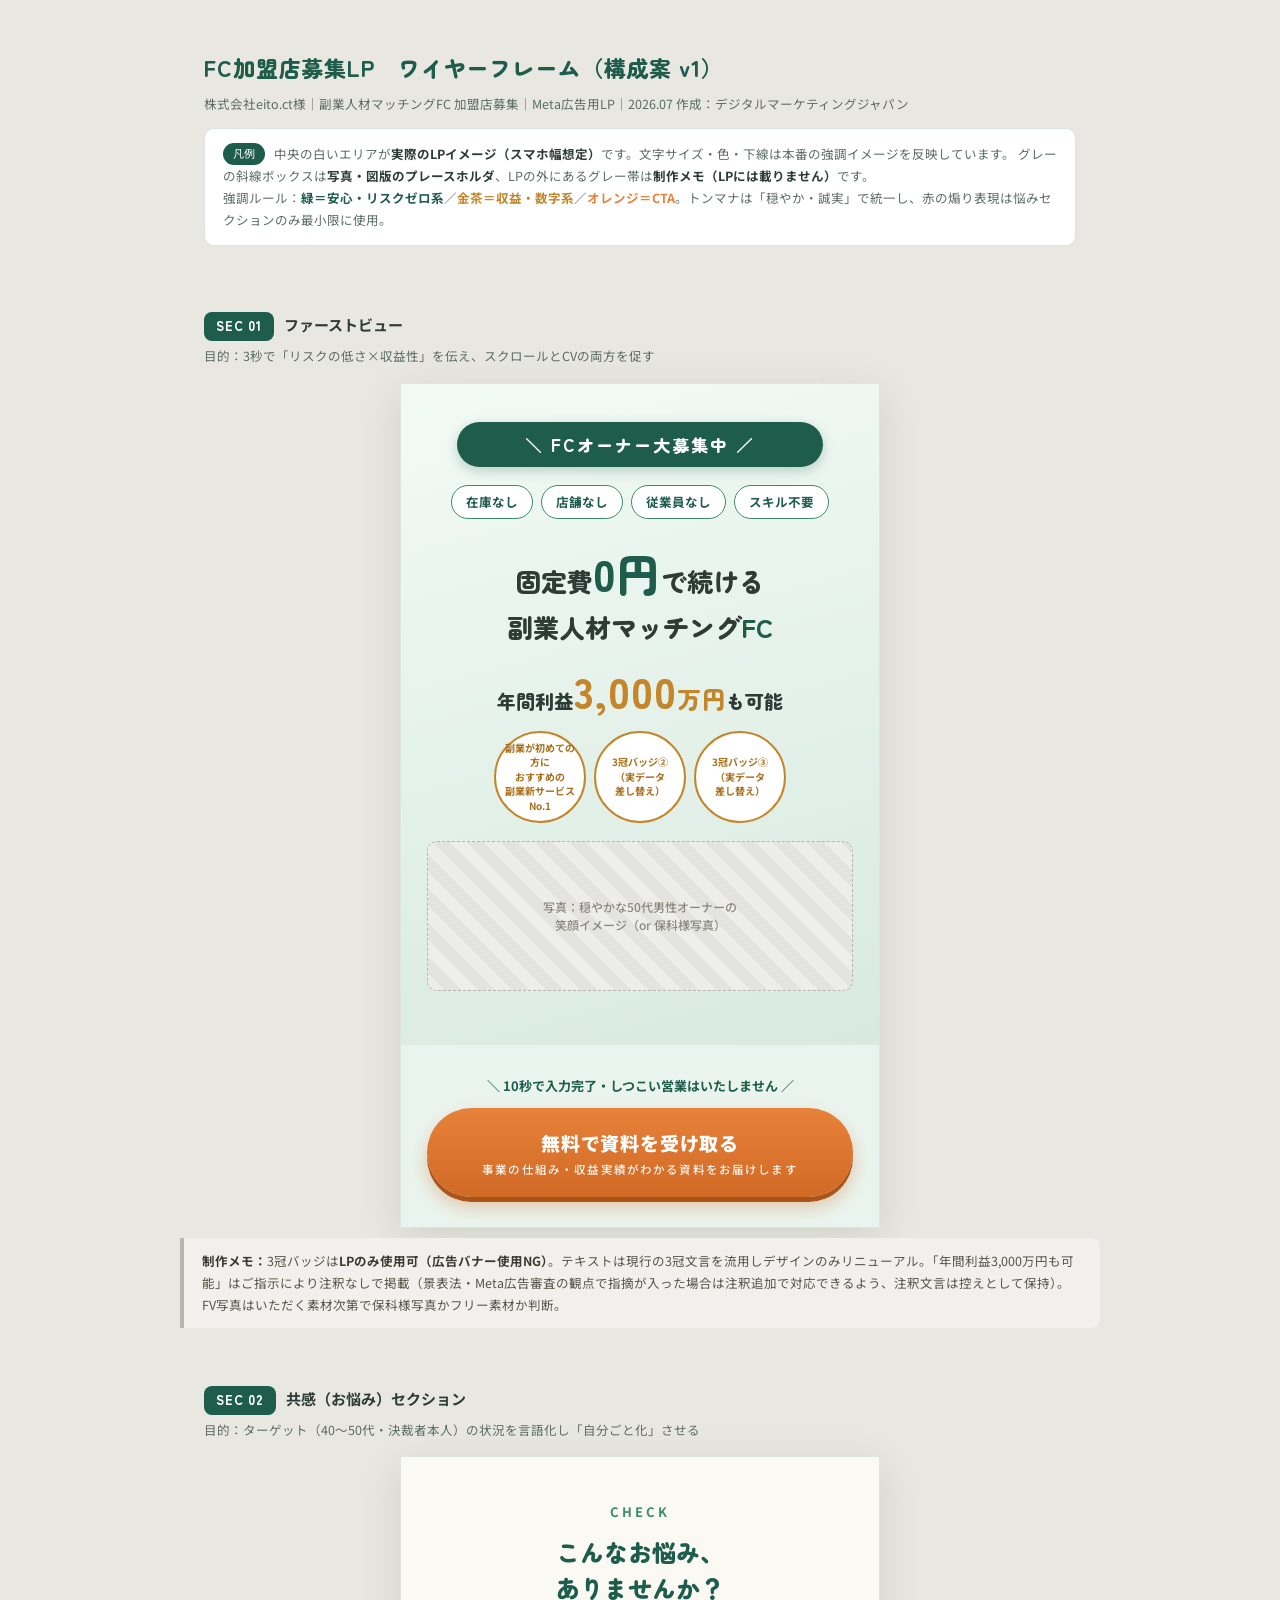
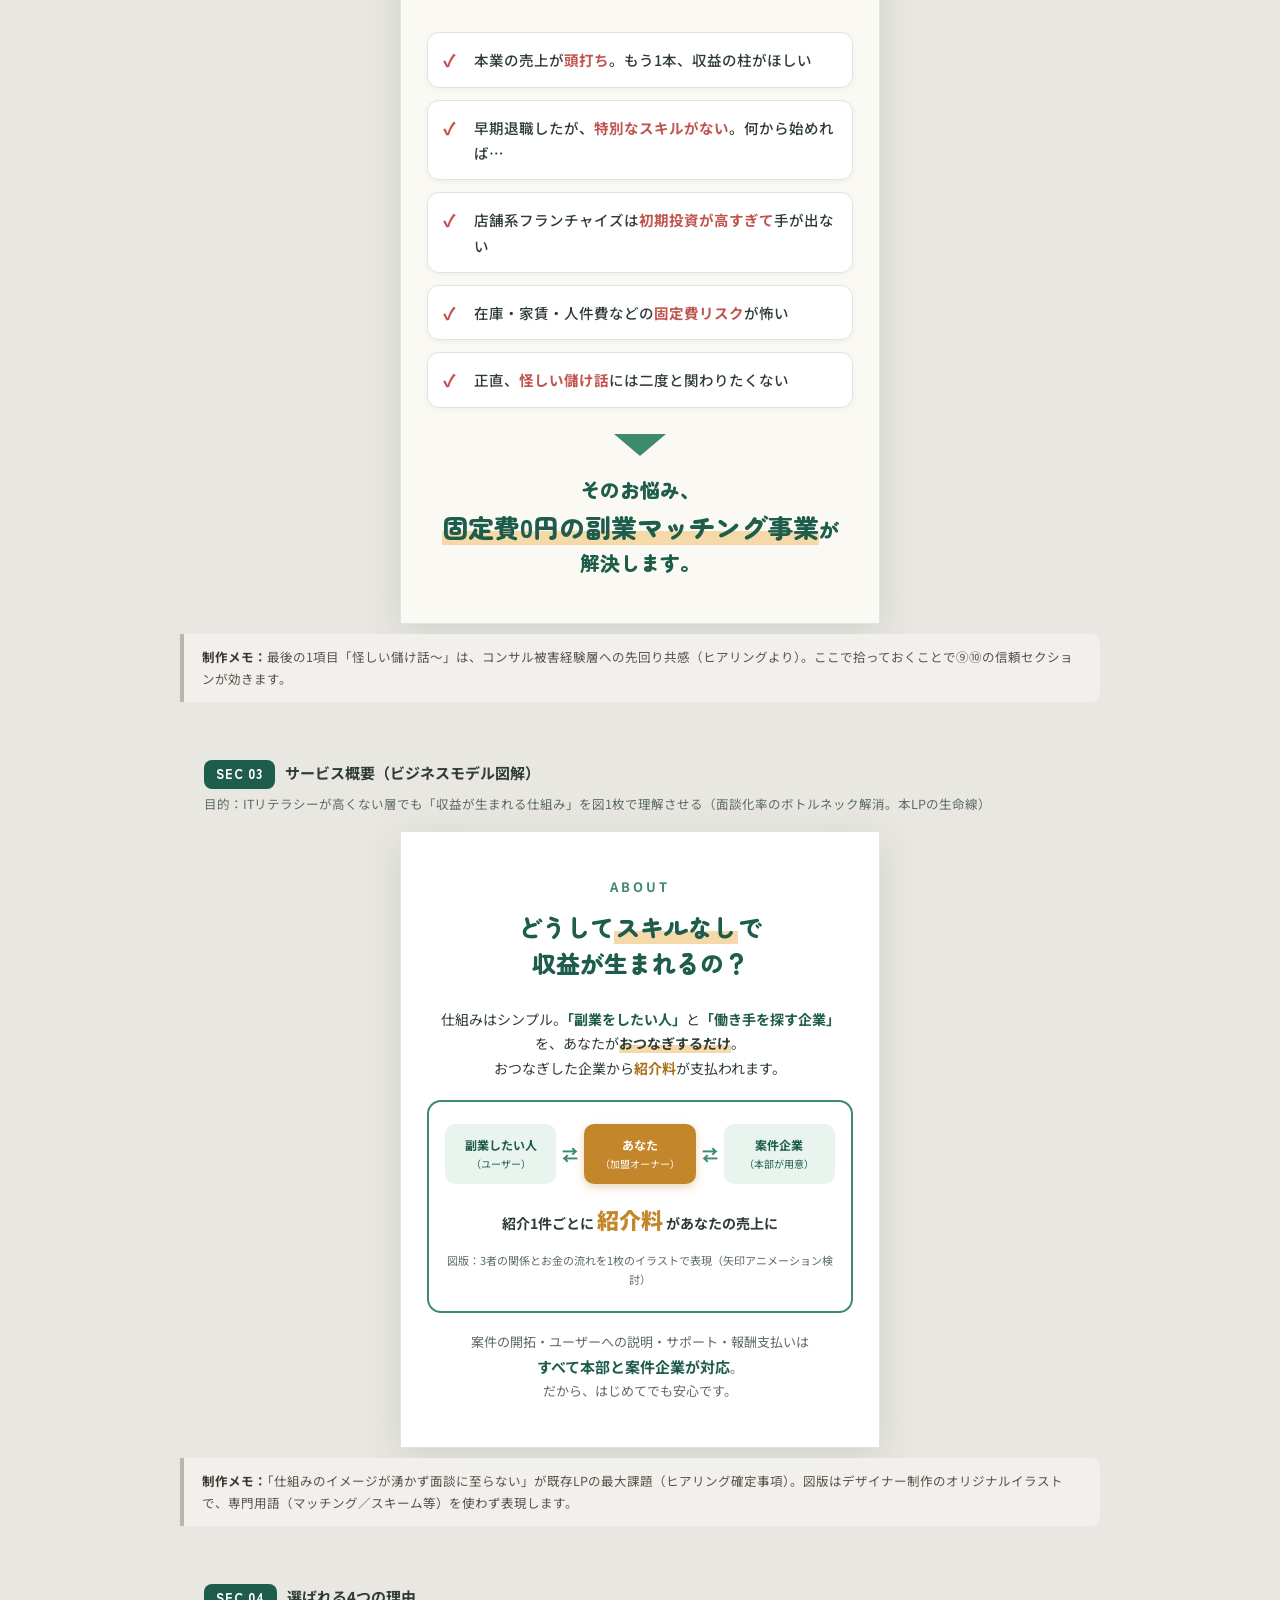
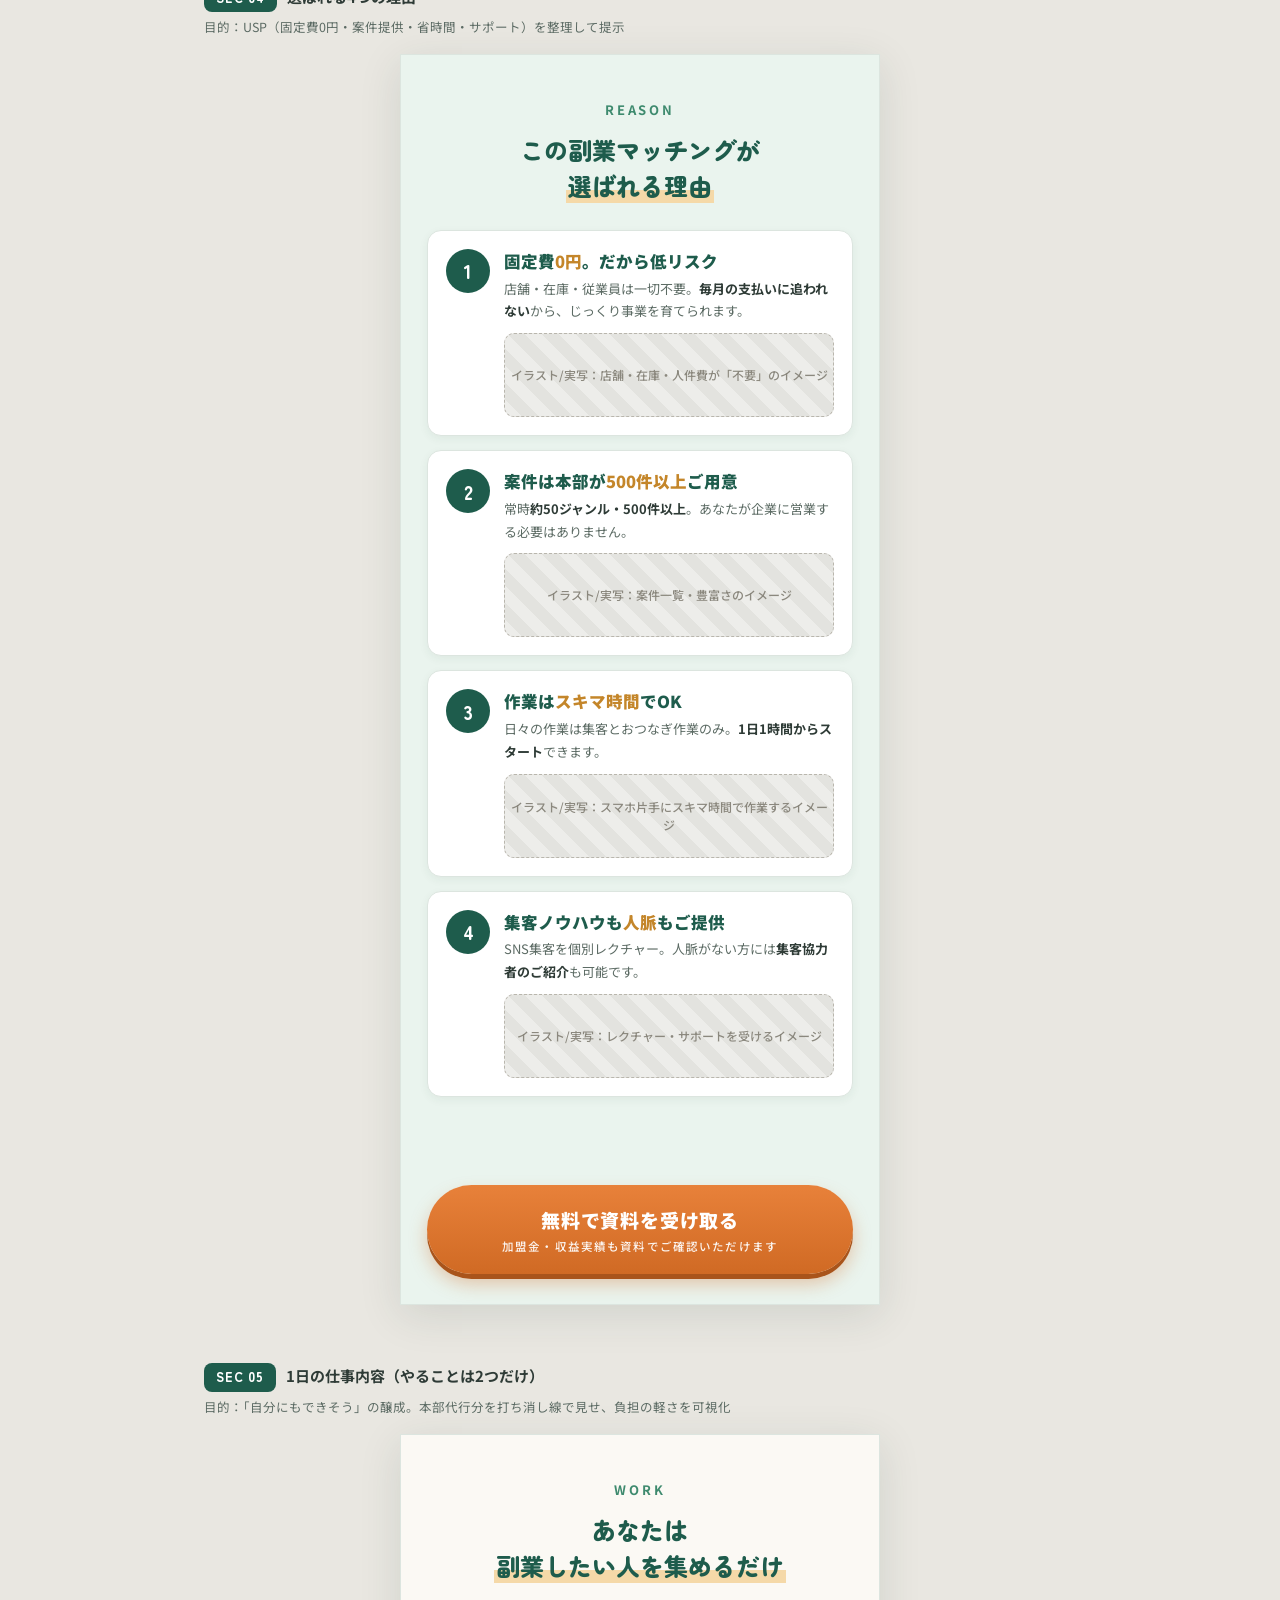
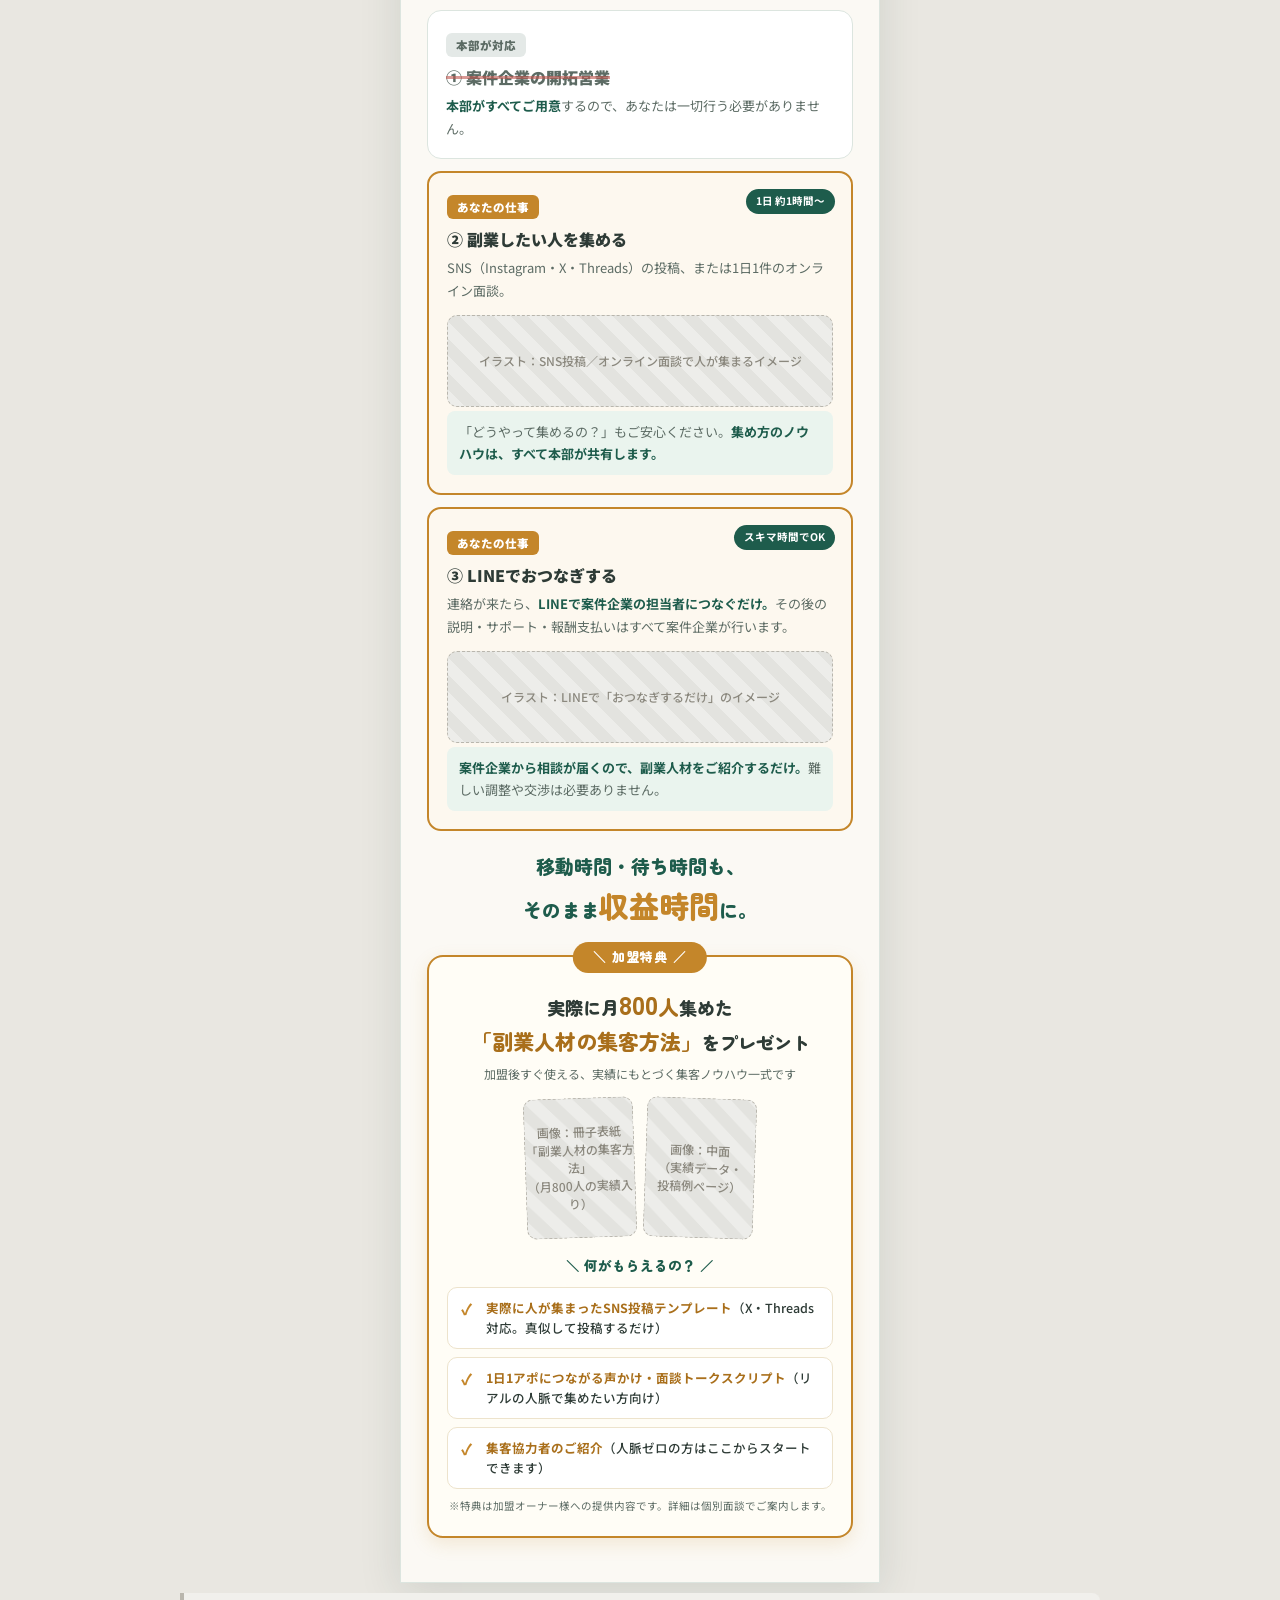
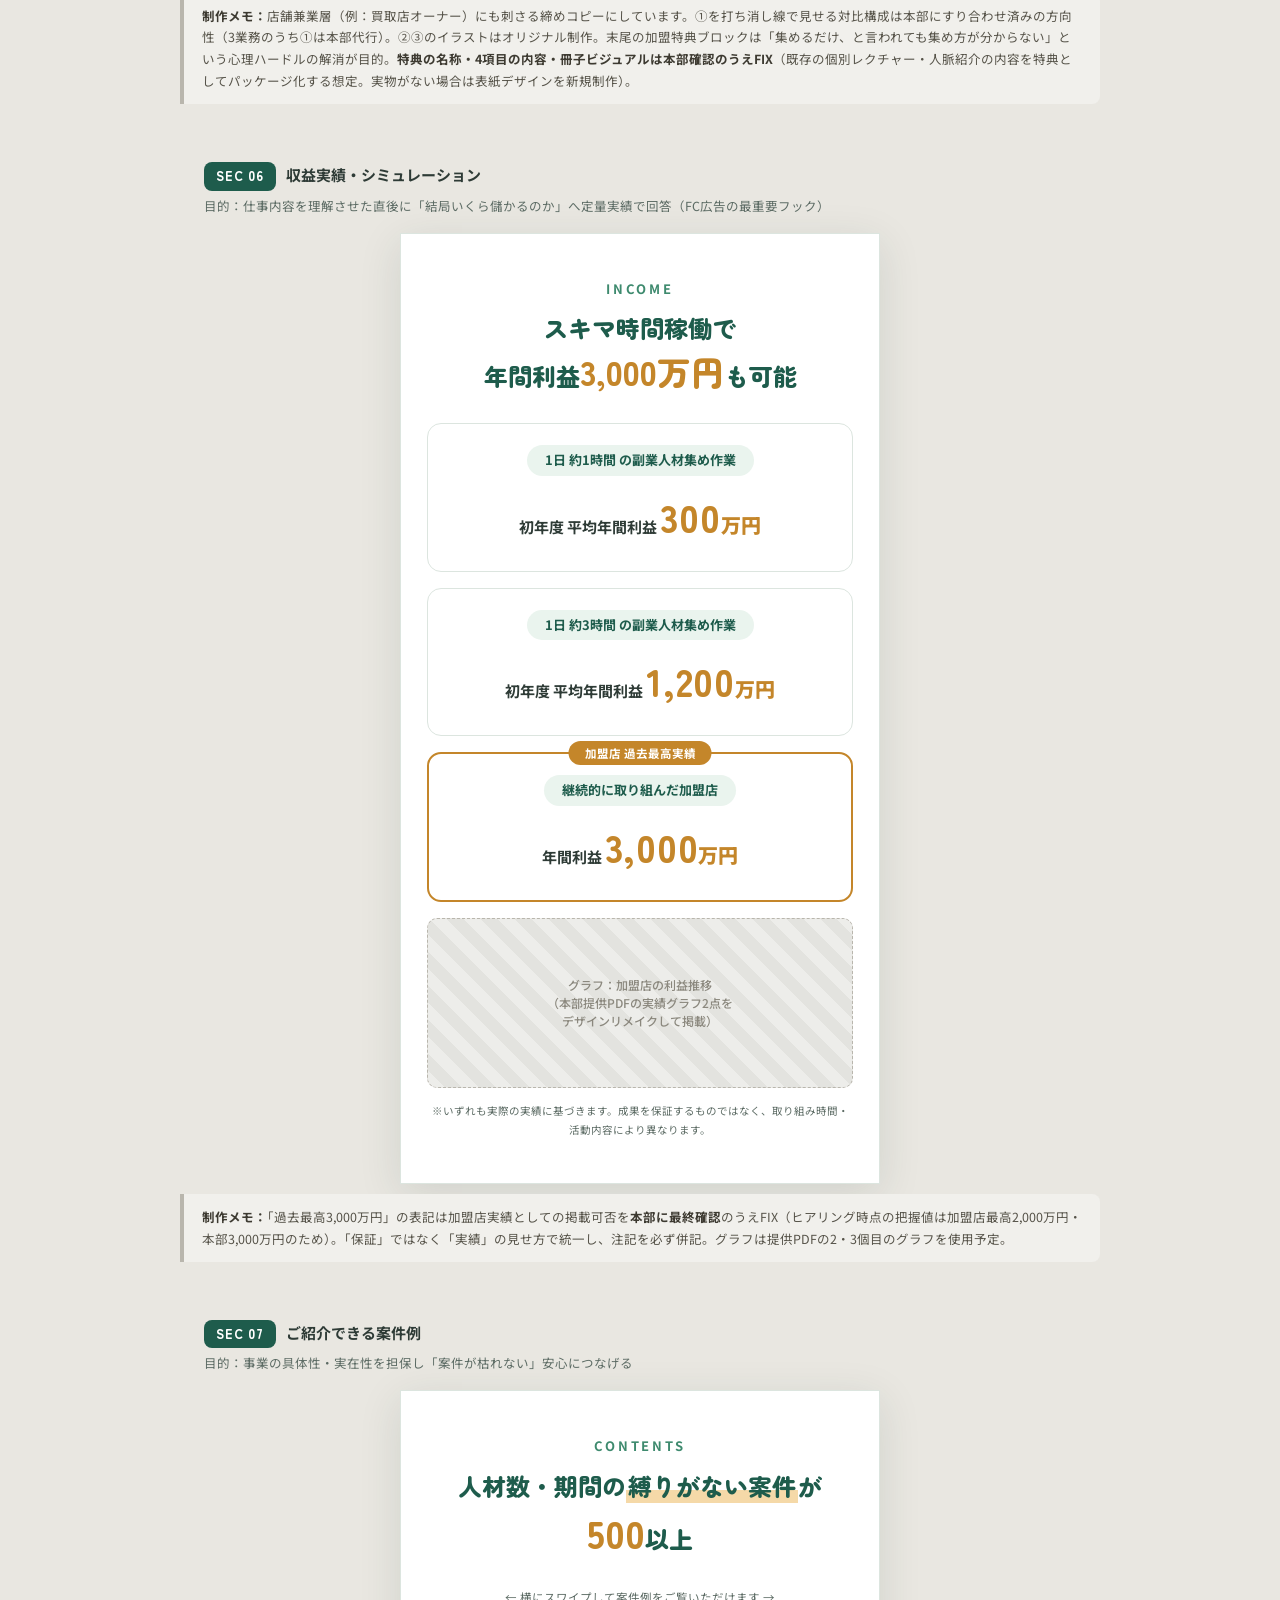
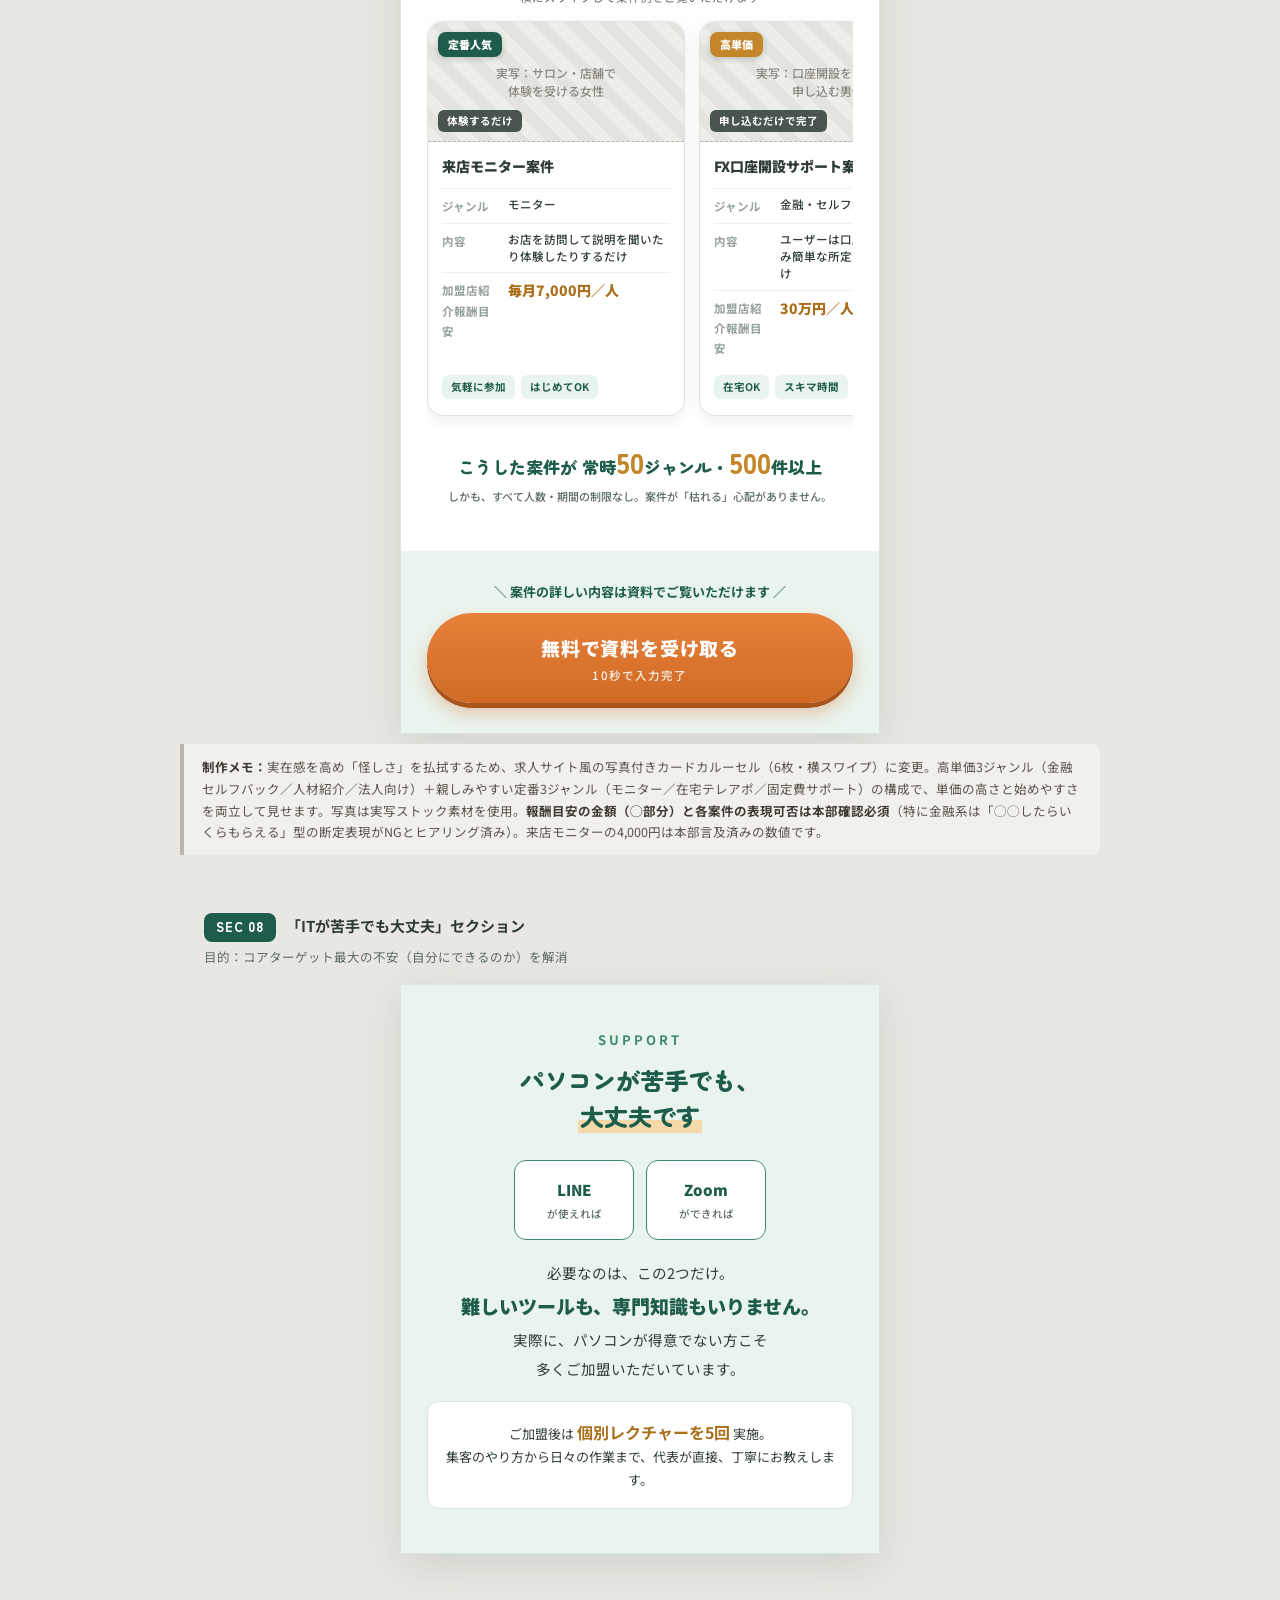
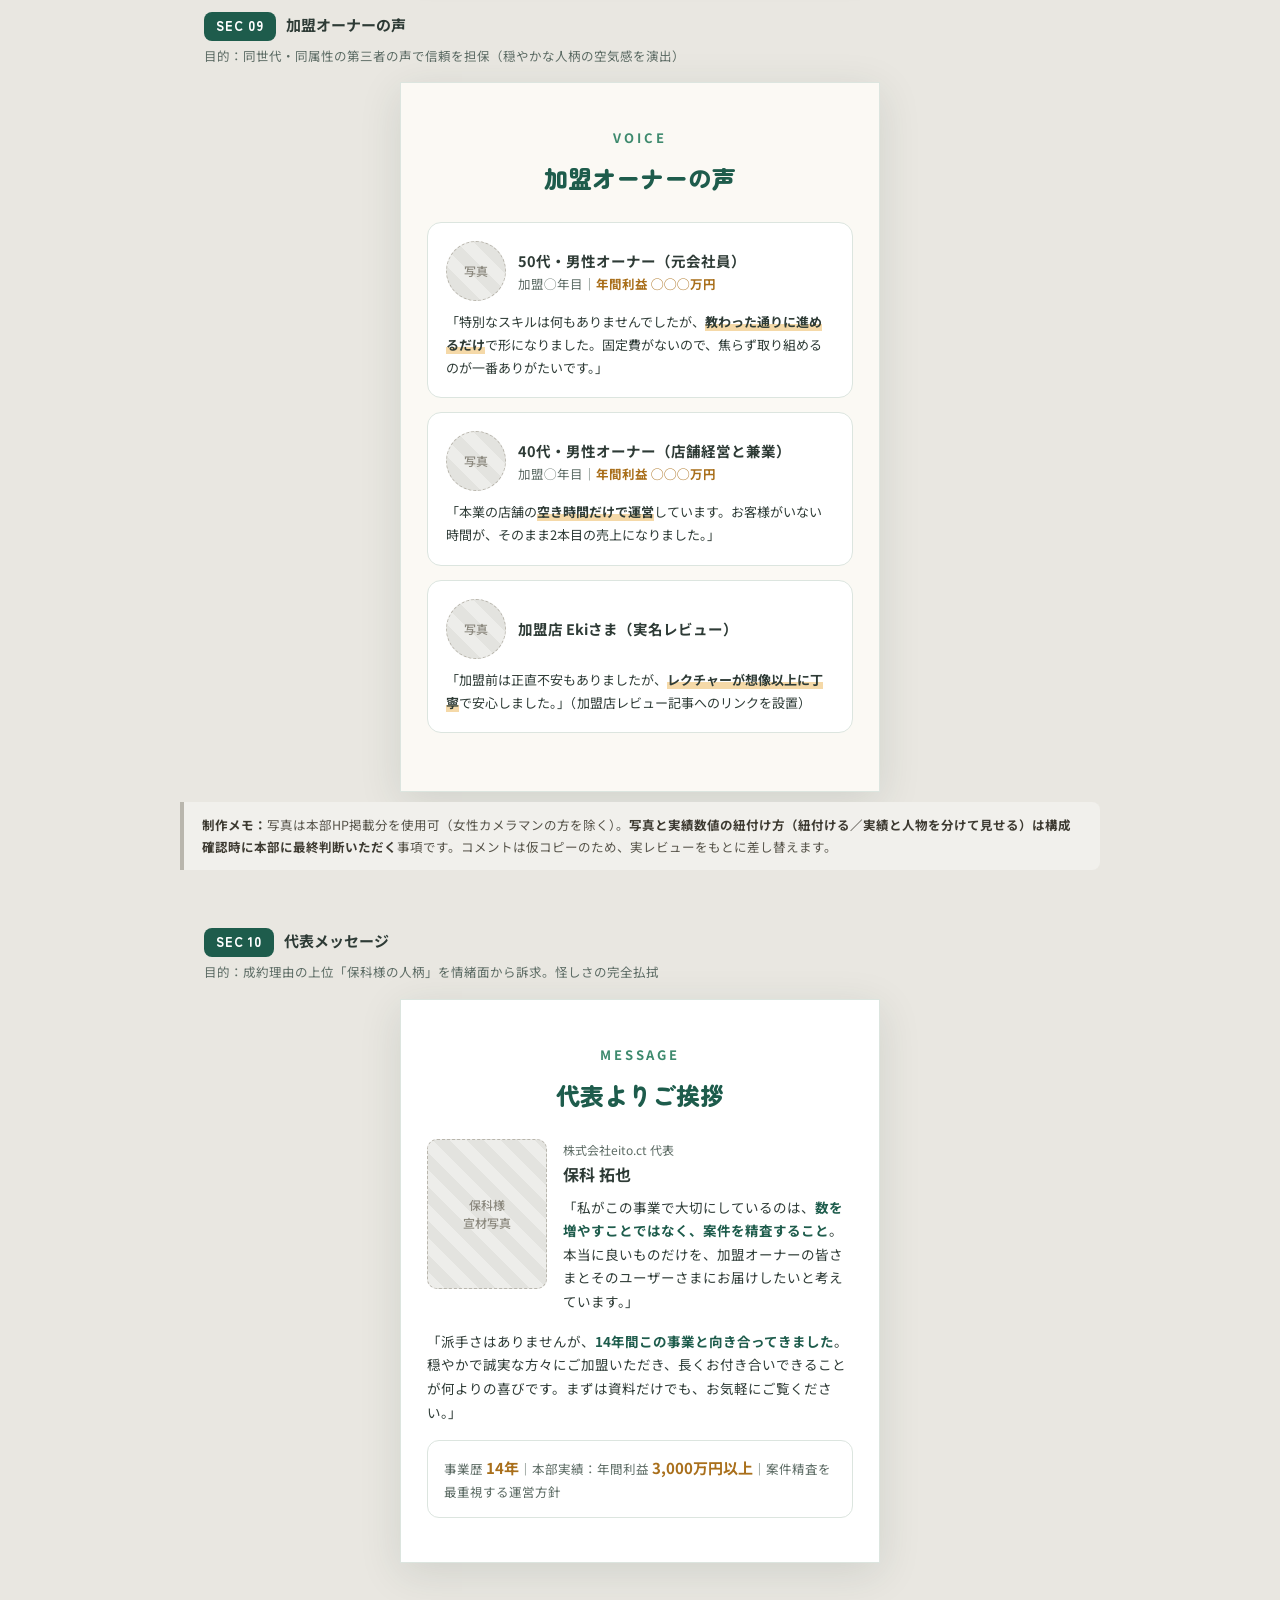
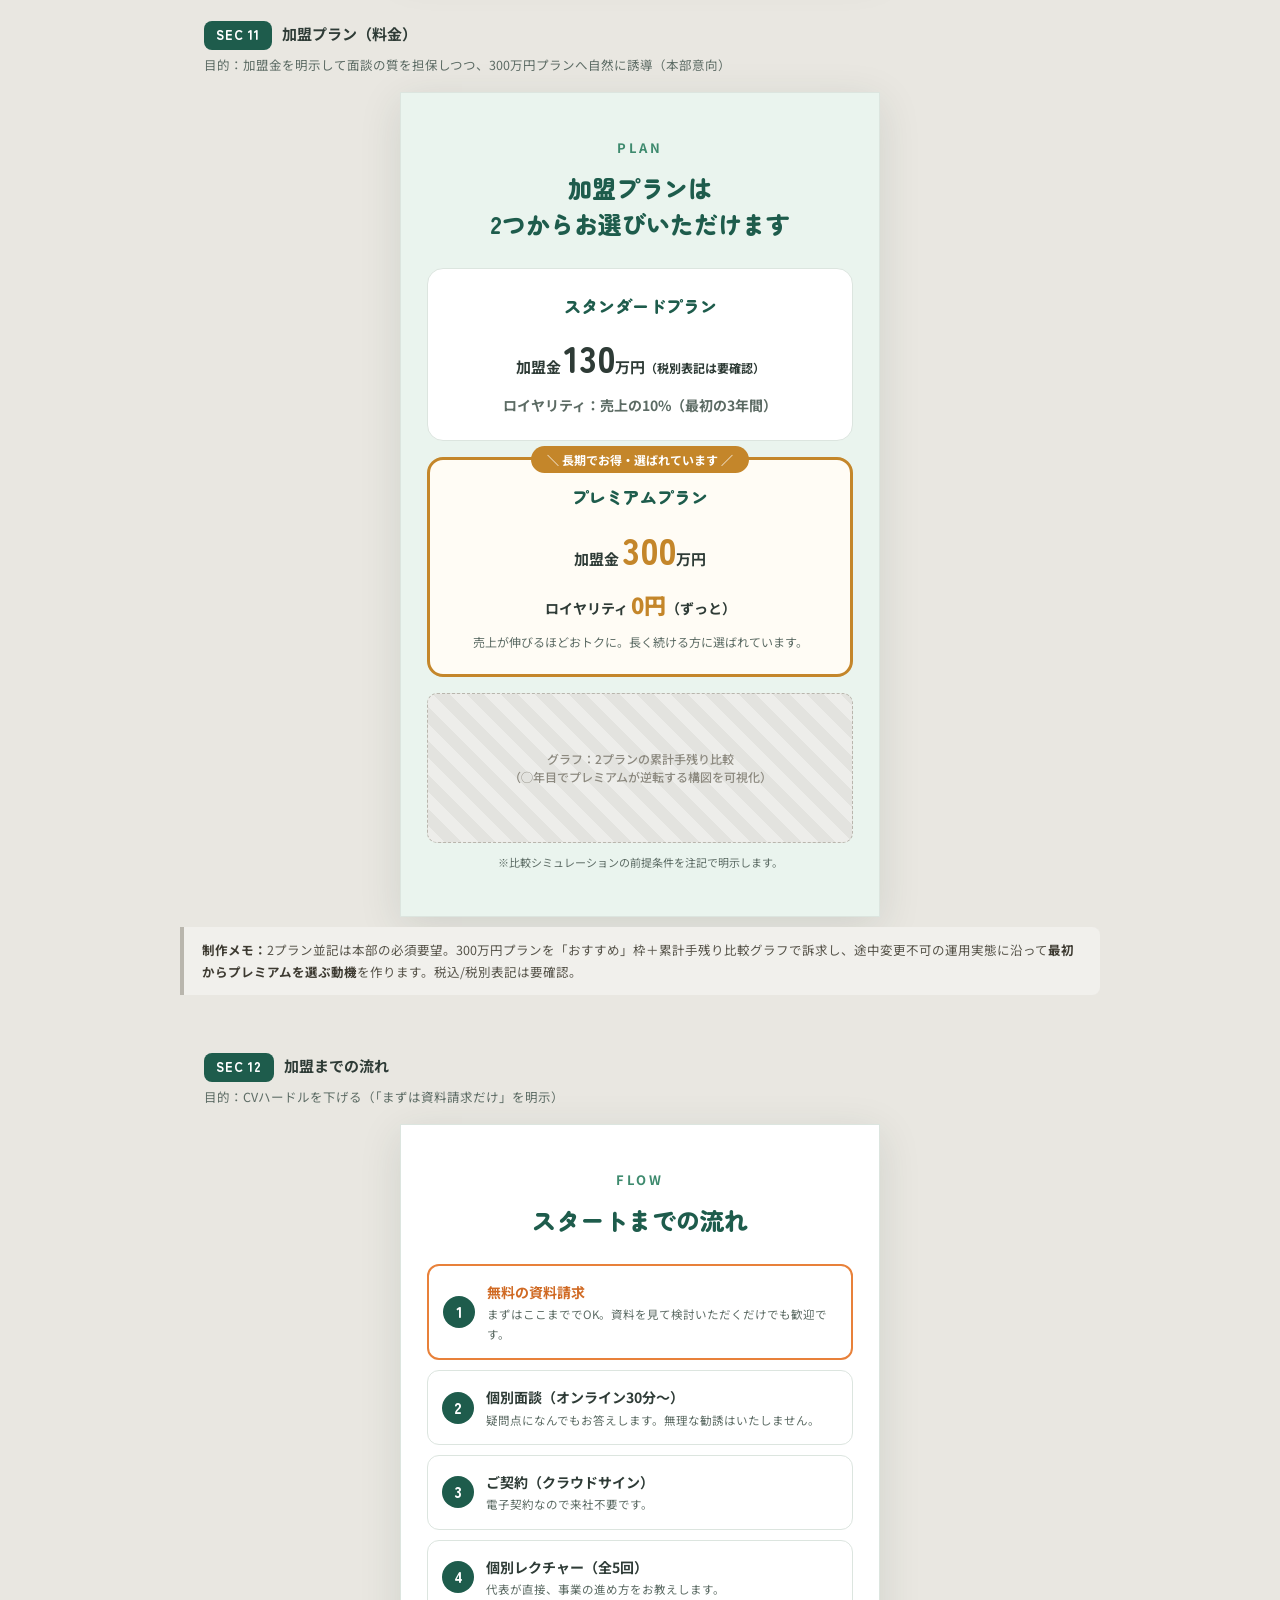
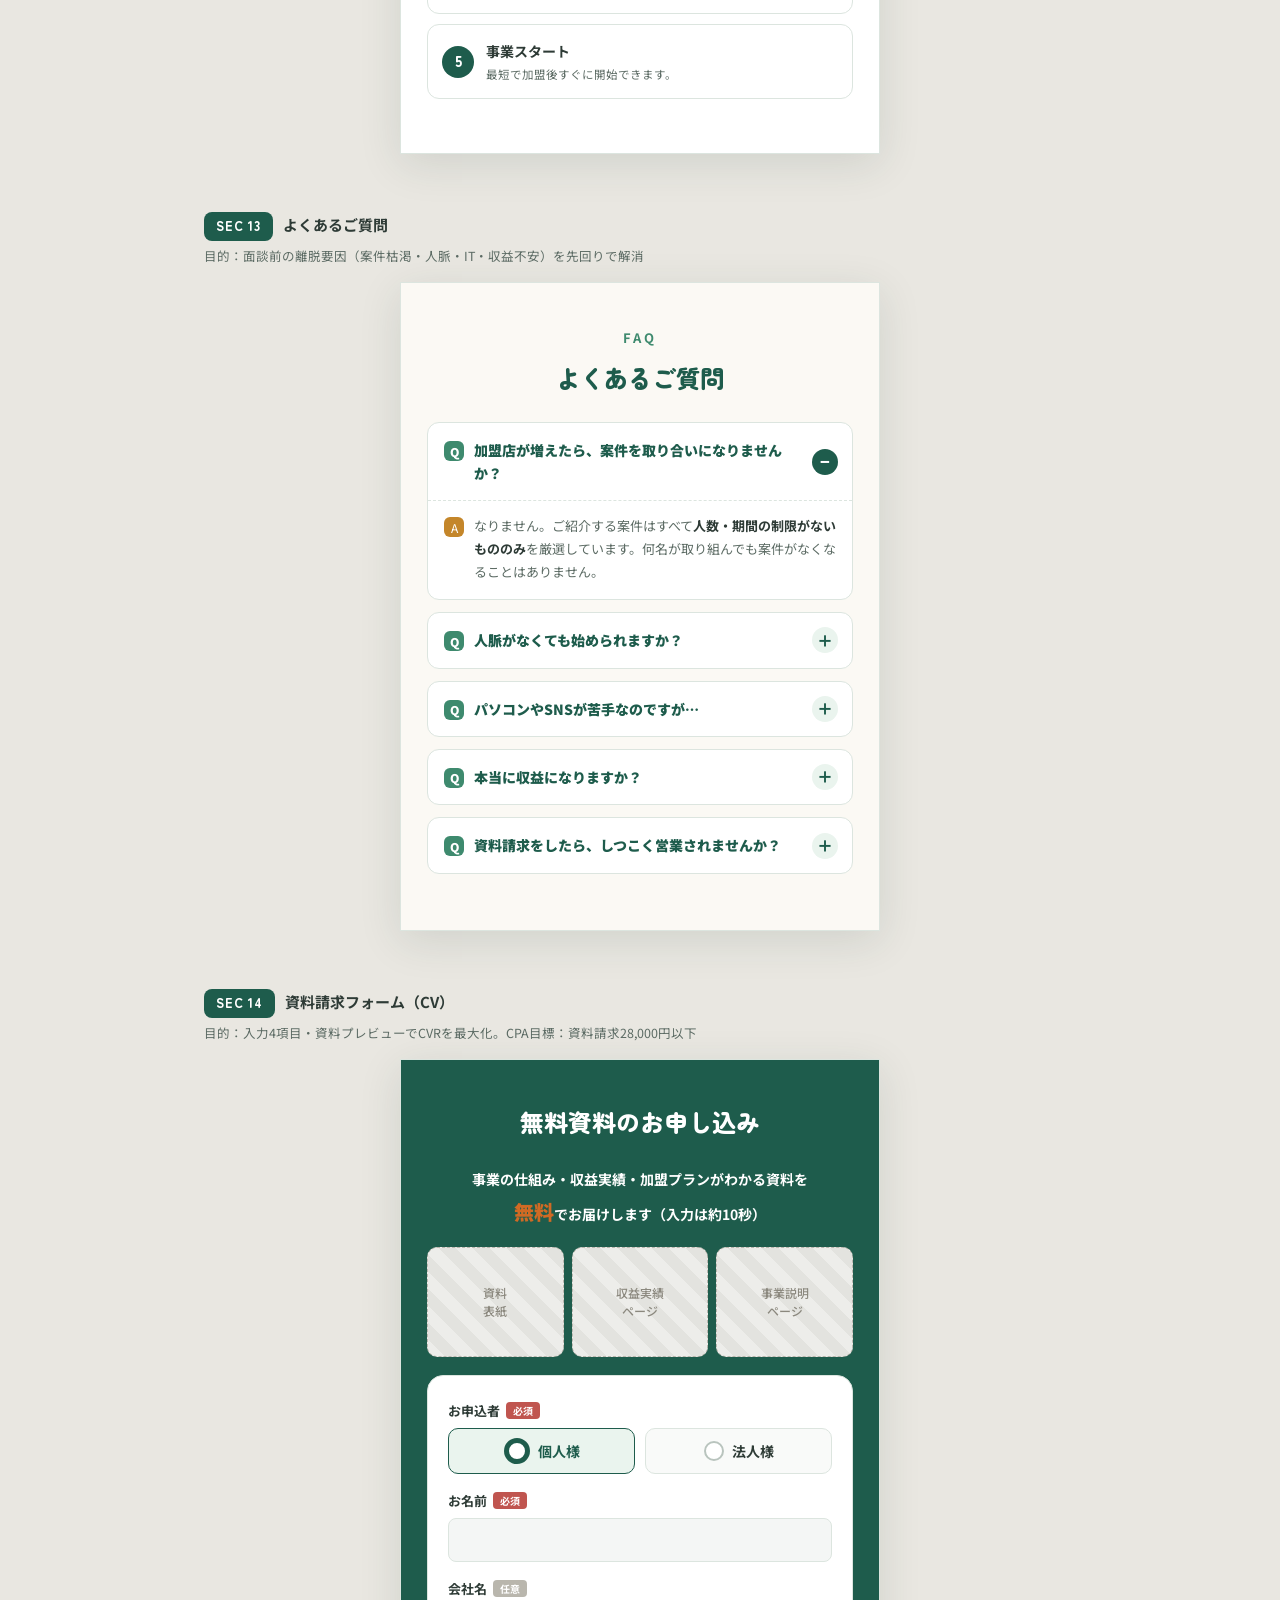
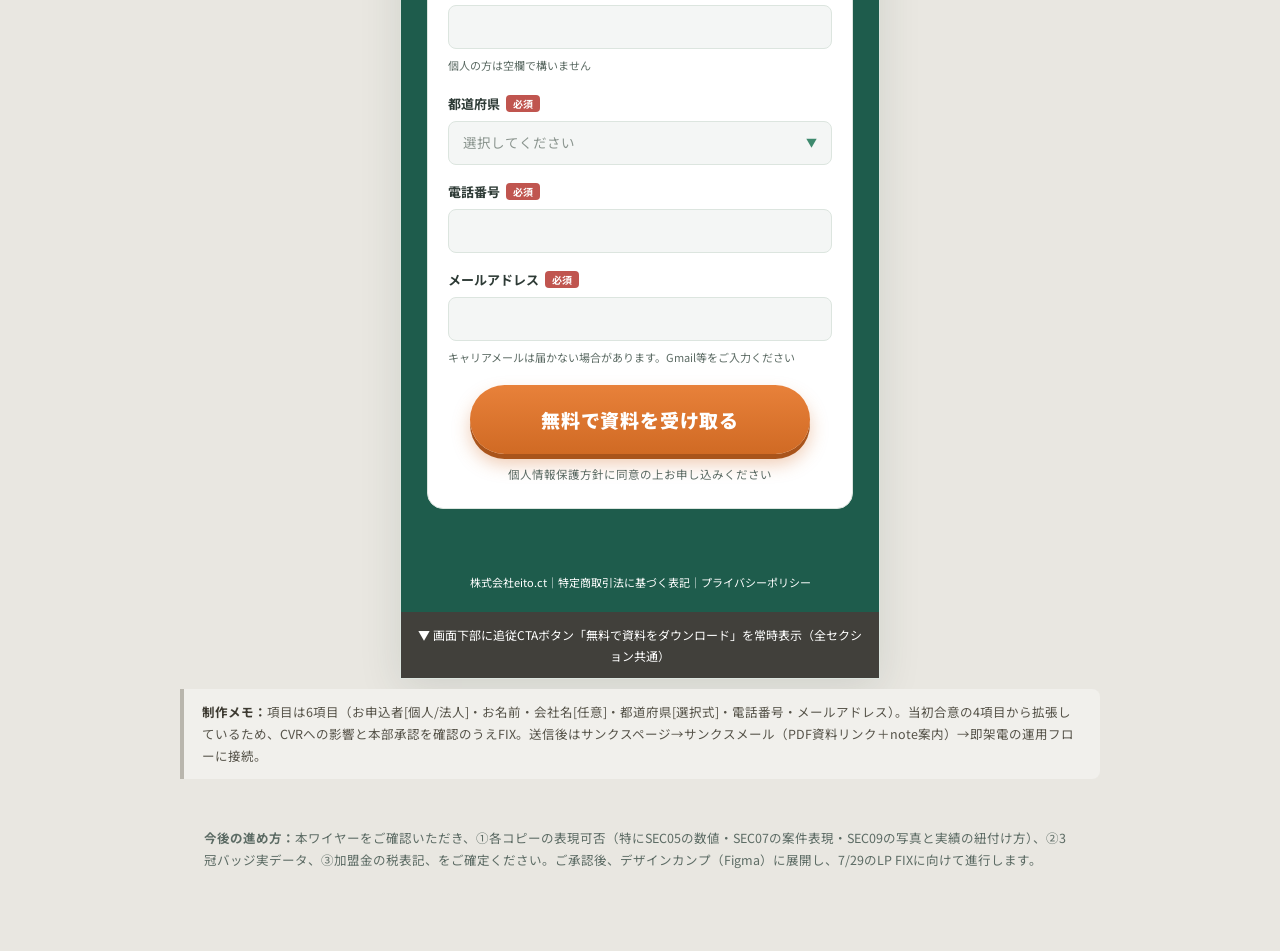
<file: eitoct_fc_lp.html>
<!DOCTYPE html>
<html lang="ja">
<head>
<meta charset="UTF-8">
<meta name="viewport" content="width=device-width, initial-scale=1">
<title>eito.ct様｜FC加盟店募集LP ワイヤーフレーム（構成案 v1）</title>
<link href="https://fonts.googleapis.com/css2?family=Zen+Maru+Gothic:wght@500;700;900&family=Noto+Sans+JP:wght@400;500;700;900&display=swap" rel="stylesheet">
<style>
:root{
  --green-deep:#1E5C4C;      /* 信頼・メインカラー */
  --green-mid:#3E8A6E;
  --green-soft:#EAF4EE;      /* セクション背景 */
  --gold:#C4862A;            /* 収益・数字の強調 */
  --gold-deep:#A96F1B;
  --cta:#E8813A;             /* CVボタン */
  --cta-deep:#D06A24;
  --ink:#2E3B36;
  --ink-soft:#5C6B64;
  --cream:#FBF9F4;
  --alert:#C0554F;           /* 悩み・注意の赤（控えめ） */
  --line:#DCE5DF;
  --note-bg:#F1F0EC;
}
*{margin:0;padding:0;box-sizing:border-box;}
body{
  font-family:"Noto Sans JP",sans-serif;
  background:#E9E7E1;
  color:var(--ink);
  line-height:1.75;
  -webkit-font-smoothing:antialiased;
}
/* ===== ドキュメントヘッダー ===== */
.doc-head{
  max-width:920px;margin:0 auto;padding:48px 24px 8px;
}
.doc-head h1{
  font-family:"Zen Maru Gothic",sans-serif;
  font-size:22px;font-weight:900;color:var(--green-deep);
  letter-spacing:.04em;
}
.doc-head .meta{font-size:12.5px;color:var(--ink-soft);margin-top:6px;}
.doc-head .legend{
  margin-top:14px;background:#fff;border:1px solid var(--line);
  border-radius:10px;padding:14px 18px;font-size:12.5px;color:var(--ink-soft);
}
.doc-head .legend b{color:var(--ink);}
.chip{display:inline-block;background:var(--green-deep);color:#fff;font-size:11px;
  border-radius:999px;padding:1px 10px;margin-right:6px;vertical-align:1px;}
/* ===== セクション注釈（LP外） ===== */
.sec-label{
  max-width:920px;margin:56px auto 0;padding:0 24px;
}
.sec-label .num{
  font-family:"Zen Maru Gothic",sans-serif;font-weight:900;
  color:#fff;background:var(--green-deep);border-radius:8px;
  padding:3px 12px;font-size:13px;letter-spacing:.06em;display:inline-block;
}
.sec-label h2{font-size:15px;font-weight:700;display:inline-block;margin-left:10px;color:var(--ink);}
.sec-label .purpose{font-size:12.5px;color:var(--ink-soft);margin-top:4px;}
.note{
  max-width:920px;margin:10px auto 0;padding:12px 18px;
  background:var(--note-bg);border-left:4px solid #B9B6AD;border-radius:0 8px 8px 0;
  font-size:12.5px;color:#565349;
}
.note b{color:#3d3a31;}
/* ===== LPキャンバス ===== */
.lp{
  max-width:480px;margin:16px auto 0;background:#fff;
  box-shadow:0 10px 40px rgba(30,60,50,.12);
  border:1px solid var(--line);
  overflow:hidden;
}
.lp-sec{padding:44px 26px;}
.bg-soft{background:var(--green-soft);}
.bg-deep{background:var(--green-deep);color:#fff;}
.bg-cream{background:var(--cream);}
/* 見出し共通 */
.eyebrow{
  display:block;text-align:center;font-size:13px;font-weight:700;
  color:var(--green-mid);letter-spacing:.22em;margin-bottom:10px;
}
h3.lp-h{
  font-family:"Zen Maru Gothic",sans-serif;
  text-align:center;font-size:24px;font-weight:900;line-height:1.5;
  color:var(--green-deep);margin-bottom:26px;
}
h3.lp-h .u{
  background:linear-gradient(transparent 62%, #F5D9A8 62%);
  padding:0 2px;
}
.bg-deep h3.lp-h{color:#fff;}
/* 写真プレースホルダ */
.ph{
  background:repeating-linear-gradient(45deg,#EDEDEA,#EDEDEA 12px,#E3E3DF 12px,#E3E3DF 24px);
  border:1.5px dashed #B9B6AD;border-radius:10px;
  display:flex;align-items:center;justify-content:center;
  color:#8B887E;font-size:12px;font-weight:500;text-align:center;line-height:1.5;
}
/* CTA */
.cta-wrap{padding:30px 26px;background:var(--green-soft);text-align:center;}
.cta-micro{font-size:13px;font-weight:700;color:var(--green-deep);margin-bottom:10px;}
.cta-btn{
  display:block;background:linear-gradient(180deg,var(--cta),var(--cta-deep));
  color:#fff;font-size:19px;font-weight:900;text-decoration:none;text-align:center;
  border-radius:999px;padding:18px 10px;
  box-shadow:0 5px 0 #A9541B, 0 10px 18px rgba(208,106,36,.35);
  letter-spacing:.04em;
}
.cta-btn small{display:block;font-size:11.5px;font-weight:500;opacity:.92;letter-spacing:.1em;}
.cta-sub{font-size:11.5px;color:var(--ink-soft);margin-top:10px;}
/* ============ ①FV ============ */
.fv{background:linear-gradient(165deg,#F3FAF6 0%, #E3F1E9 55%, #D8EAE0 100%);padding:38px 26px 34px;position:relative;}
.recruit-ribbon{
  text-align:center;font-family:"Zen Maru Gothic",sans-serif;
  font-size:17px;font-weight:900;color:#fff;background:var(--green-deep);
  border-radius:999px;padding:8px 10px;margin:0 30px 16px;letter-spacing:.12em;
  box-shadow:0 4px 12px rgba(30,92,76,.25);
}
.fv h3.fv-copy .fc{color:var(--green-deep);}
.fv-profit{
  text-align:center;font-size:19px;font-weight:900;color:var(--ink);
  font-family:"Zen Maru Gothic",sans-serif;margin:2px 0 4px;
}
.fv-profit .money{color:var(--gold);font-size:42px;letter-spacing:.02em;}
.fv-profit .money .unit{font-size:24px;}
.fv-profit .ast{font-size:12px;font-weight:500;color:var(--ink-soft);}
.reason>div:last-child{flex:1;}
.reason-ph{height:84px;margin-top:10px;}
.work-ph{height:92px;margin-top:12px;}
.work-cap{
  margin-top:10px;background:var(--green-soft);border-radius:8px;
  padding:10px 12px;font-size:12.5px;color:var(--ink);line-height:1.7;
}
.work-cap b{color:var(--green-deep);}
.fv .badge3{
  display:flex;gap:8px;justify-content:center;margin-bottom:18px;
}
.fv .badge3 span{
  width:92px;height:92px;border-radius:50%;
  background:#fff;border:2.5px solid var(--gold);
  display:flex;align-items:center;justify-content:center;text-align:center;
  font-size:10px;font-weight:700;color:var(--gold-deep);line-height:1.45;padding:8px;
}
.fv .lead{
  text-align:center;font-size:14.5px;font-weight:700;color:var(--green-deep);letter-spacing:.05em;
}
.fv h3.fv-copy{
  font-family:"Zen Maru Gothic",sans-serif;
  text-align:center;font-weight:900;color:var(--ink);
  font-size:26px;line-height:1.55;margin:10px 0 6px;
}
.fv h3.fv-copy .zero{
  color:var(--green-deep);font-size:44px;letter-spacing:.02em;
}
.fv h3.fv-copy .money{
  color:var(--gold);font-size:40px;
}
.fv h3.fv-copy .small{font-size:16px;font-weight:700;color:var(--ink-soft);}
.fv .fv-note{text-align:center;font-size:10.5px;color:var(--ink-soft);}
.fv .fv-points{
  display:flex;gap:8px;justify-content:center;margin:18px 0 20px;flex-wrap:wrap;
}
.fv .fv-points span{
  background:#fff;border:1.5px solid var(--green-mid);color:var(--green-deep);
  font-size:12.5px;font-weight:700;border-radius:999px;padding:5px 14px;
}
.fv .ph{height:150px;margin-bottom:20px;}
/* ============ ②悩み ============ */
.worry-list{display:flex;flex-direction:column;gap:12px;margin-bottom:26px;}
.worry{
  background:#fff;border:1px solid var(--line);border-radius:12px;
  padding:14px 16px 14px 46px;position:relative;font-size:14.5px;font-weight:500;
  box-shadow:0 2px 6px rgba(30,60,50,.05);
}
.worry::before{
  content:"✓";position:absolute;left:15px;top:12px;
  color:var(--alert);font-weight:900;font-size:17px;
}
.worry b{color:var(--alert);}
.worry-answer{
  text-align:center;font-family:"Zen Maru Gothic",sans-serif;font-weight:900;
  font-size:20px;color:var(--green-deep);line-height:1.6;
}
.worry-answer .big{font-size:26px;background:linear-gradient(transparent 62%,#F5D9A8 62%);}
.arrow-down{
  width:0;height:0;margin:18px auto;
  border-left:26px solid transparent;border-right:26px solid transparent;
  border-top:22px solid var(--green-mid);
}
/* ============ ③仕組み図解 ============ */
.scheme{background:#fff;border:2px solid var(--green-mid);border-radius:14px;padding:22px 16px;}
.scheme-row{display:flex;align-items:center;justify-content:space-between;gap:6px;}
.scheme-box{
  flex:1;background:var(--green-soft);border-radius:10px;padding:12px 6px;
  text-align:center;font-size:12px;font-weight:700;color:var(--green-deep);line-height:1.5;
}
.scheme-box.you{background:var(--gold);color:#fff;box-shadow:0 3px 10px rgba(196,134,42,.35);}
.scheme-arrow{font-size:16px;color:var(--green-mid);font-weight:900;}
.scheme-cap{font-size:11px;color:var(--ink-soft);text-align:center;margin-top:12px;}
.scheme-money{
  text-align:center;margin-top:16px;font-size:14px;font-weight:700;
}
.scheme-money .y{color:var(--gold);font-size:22px;font-weight:900;}
/* ============ ④理由 ============ */
.reason{display:flex;gap:14px;background:#fff;border-radius:14px;padding:18px;margin-bottom:14px;
  border:1px solid var(--line);box-shadow:0 3px 10px rgba(30,60,50,.06);}
.reason .r-num{
  flex-shrink:0;width:44px;height:44px;border-radius:50%;
  background:var(--green-deep);color:#fff;display:flex;align-items:center;justify-content:center;
  font-family:"Zen Maru Gothic",sans-serif;font-weight:900;font-size:19px;
}
.reason h4{font-size:16.5px;font-weight:900;color:var(--green-deep);line-height:1.5;margin-bottom:4px;}
.reason h4 em{font-style:normal;color:var(--gold);}
.reason p{font-size:13px;color:var(--ink-soft);}
.reason p b{color:var(--ink);}
/* ============ ⑤収益 ============ */
.income-card{
  background:#fff;border-radius:14px;border:1.5px solid var(--line);
  padding:20px 18px;margin-bottom:16px;text-align:center;
}
.income-card .cond{
  display:inline-block;background:var(--green-soft);color:var(--green-deep);
  font-size:13px;font-weight:700;border-radius:999px;padding:4px 18px;margin-bottom:8px;
}
.income-card .val{font-size:15px;font-weight:700;}
.income-card .val .n{color:var(--gold);font-size:38px;font-weight:900;font-family:"Zen Maru Gothic",sans-serif;letter-spacing:.02em;}
.income-card .val .unit{color:var(--gold);font-size:20px;font-weight:900;}
.income-card.top{border:2.5px solid var(--gold);position:relative;}
.income-card.top::before{
  content:"加盟店 過去最高実績";position:absolute;top:-13px;left:50%;transform:translateX(-50%);
  background:var(--gold);color:#fff;font-size:11.5px;font-weight:700;
  border-radius:999px;padding:2px 16px;white-space:nowrap;
}
.income-note{font-size:10.5px;color:var(--ink-soft);text-align:center;}
.graph-ph{height:170px;margin:6px 0 14px;}
/* ============ ⑥仕事内容 ============ */
.work3{display:flex;flex-direction:column;gap:12px;}
.work{border-radius:14px;padding:18px;border:1px solid var(--line);background:#fff;position:relative;}
.work .tag{
  display:inline-block;font-size:11.5px;font-weight:900;border-radius:6px;padding:2px 10px;margin-bottom:6px;
}
.work.hq .tag{background:#E4E9E7;color:var(--ink-soft);}
.work.you .tag{background:var(--gold);color:#fff;}
.work h4{font-size:16px;font-weight:900;color:var(--ink);}
.work.hq h4{color:var(--ink-soft);text-decoration:line-through;text-decoration-color:rgba(192,85,79,.6);text-decoration-thickness:2.5px;}
.work p{font-size:13px;color:var(--ink-soft);margin-top:4px;}
.work p b{color:var(--green-deep);}
.work.you{border:2px solid var(--gold);background:#FDF8EF;}
.time-badge{
  position:absolute;top:16px;right:16px;background:var(--green-deep);color:#fff;
  font-size:10.5px;font-weight:700;border-radius:999px;padding:3px 10px;
}
.work-sum{
  margin-top:20px;text-align:center;font-family:"Zen Maru Gothic",sans-serif;
  font-weight:900;font-size:19px;color:var(--green-deep);line-height:1.6;
}
.work-sum .n{font-size:30px;color:var(--gold);}
/* --- 加盟特典（ホワイトペーパー） --- */
.wp-box{
  margin-top:26px;background:#FFFDF6;border:2.5px solid var(--gold);
  border-radius:16px;padding:26px 18px 20px;position:relative;
  box-shadow:0 6px 18px rgba(196,134,42,.15);
}
.wp-box::before{
  content:"＼ 加盟特典 ／";position:absolute;top:-15px;left:50%;transform:translateX(-50%);
  background:var(--gold);color:#fff;font-family:"Zen Maru Gothic",sans-serif;
  font-size:13px;font-weight:900;border-radius:999px;padding:4px 20px;white-space:nowrap;
  letter-spacing:.08em;
}
.wp-title{
  text-align:center;font-family:"Zen Maru Gothic",sans-serif;
  font-size:18px;font-weight:900;color:var(--ink);line-height:1.6;margin-bottom:4px;
}
.wp-title .g{color:var(--gold-deep);font-size:21px;}
.wp-title-sub{text-align:center;font-size:12px;color:var(--ink-soft);margin-bottom:14px;}
.wp-cover{display:flex;gap:10px;justify-content:center;margin-bottom:16px;}
.wp-cover .ph{width:110px;height:140px;transform:rotate(-2deg);}
.wp-cover .ph:last-child{transform:rotate(2deg);}
.wp-what{
  font-size:13.5px;font-weight:900;color:var(--green-deep);text-align:center;margin-bottom:10px;
  font-family:"Zen Maru Gothic",sans-serif;
}
.wp-list{list-style:none;}
.wp-list li{
  background:#fff;border:1px solid #EDE3CC;border-radius:10px;
  padding:10px 12px 10px 38px;margin-bottom:8px;position:relative;
  font-size:12.5px;font-weight:500;line-height:1.6;
}
.wp-list li::before{
  content:"✓";position:absolute;left:13px;top:9px;
  color:var(--gold);font-weight:900;font-size:15px;
}
.wp-list li b{color:var(--gold-deep);}
.wp-note{font-size:10.5px;color:var(--ink-soft);text-align:center;margin-top:8px;}
/* ============ ⑦案件例 ============ */
.case{background:#fff;border-radius:14px;border:1px solid var(--line);padding:18px;margin-bottom:14px;}
.case .c-head{display:flex;align-items:center;gap:10px;margin-bottom:6px;}
.case .c-icon{width:40px;height:40px;border-radius:10px;background:var(--green-soft);
  display:flex;align-items:center;justify-content:center;font-size:20px;}
.case h4{font-size:16px;font-weight:900;color:var(--green-deep);}
.case p{font-size:13px;color:var(--ink-soft);}
.case .c-pay{margin-top:8px;font-size:13px;font-weight:700;background:#FDF6EA;border-radius:8px;padding:8px 12px;}
.case .c-pay b{color:var(--gold-deep);font-size:16px;}
.case-total{
  text-align:center;margin-top:8px;font-weight:900;font-size:17px;color:var(--green-deep);
  font-family:"Zen Maru Gothic",sans-serif;
}
.case-total .n{font-size:28px;color:var(--gold);}
.case-total small{display:block;font-size:11px;color:var(--ink-soft);font-weight:500;font-family:"Noto Sans JP";}
/* --- 案件カルーセル --- */
.carousel-hint{text-align:center;font-size:11.5px;color:var(--ink-soft);margin-bottom:10px;}
.carousel{
  display:flex;gap:14px;overflow-x:auto;padding:4px 2px 14px;
  scroll-snap-type:x mandatory;-webkit-overflow-scrolling:touch;
}
.carousel::-webkit-scrollbar{height:6px;}
.carousel::-webkit-scrollbar-track{background:#E6EEE9;border-radius:99px;}
.carousel::-webkit-scrollbar-thumb{background:var(--green-mid);border-radius:99px;}
.jcard{
  flex:0 0 258px;scroll-snap-align:start;background:#fff;border-radius:16px;
  border:1px solid var(--line);box-shadow:0 4px 14px rgba(30,60,50,.08);
  overflow:hidden;display:flex;flex-direction:column;
}
.jcard-img{position:relative;height:120px;}
.jcard-img .ph{height:100%;border-radius:0;border:none;border-bottom:1.5px dashed #B9B6AD;}
.jcard-badge{
  position:absolute;top:10px;left:10px;background:var(--gold);color:#fff;
  font-size:11px;font-weight:900;border-radius:8px;padding:3px 10px;
  box-shadow:0 2px 6px rgba(0,0,0,.18);
}
.jcard-badge.bl{background:var(--green-deep);}
.jcard-feature{
  position:absolute;bottom:10px;left:10px;background:rgba(46,59,54,.85);color:#fff;
  font-size:10.5px;font-weight:700;border-radius:6px;padding:2px 9px;
}
.jcard-body{padding:14px 14px 16px;display:flex;flex-direction:column;flex:1;}
.jcard-title{font-size:14px;font-weight:900;color:var(--ink);line-height:1.55;margin-bottom:10px;}
.jrow{
  display:flex;gap:8px;border-top:1px solid #EEF2EF;padding:7px 0;font-size:11.5px;
}
.jrow .k{flex:0 0 58px;color:#96A19B;font-weight:700;}
.jrow .v{flex:1;color:var(--ink);font-weight:500;line-height:1.5;}
.jrow .v.pay{color:var(--gold-deep);font-weight:900;font-size:14px;}
.jtags{display:flex;flex-wrap:wrap;gap:6px;margin-top:auto;padding-top:10px;}
.jtags span{
  background:var(--green-soft);color:var(--green-deep);font-size:10.5px;font-weight:700;
  border-radius:6px;padding:3px 9px;
}
/* ============ ⑧IT不安 ============ */
.it-need{display:flex;gap:12px;justify-content:center;margin-bottom:18px;}
.it-need div{
  background:#fff;border-radius:12px;border:1.5px solid var(--green-mid);
  width:120px;padding:16px 8px;text-align:center;font-weight:900;color:var(--green-deep);font-size:15px;
}
.it-need div small{display:block;font-size:10.5px;font-weight:500;color:var(--ink-soft);margin-top:2px;}
.it-copy{text-align:center;font-size:14.5px;line-height:2;}
.it-copy .big{font-size:19px;font-weight:900;color:var(--green-deep);}
.lecture{
  margin-top:18px;background:#fff;border-radius:12px;padding:16px;border:1px solid var(--line);
  font-size:13px;text-align:center;
}
.lecture b{color:var(--gold-deep);font-size:16px;}
/* ============ ⑨加盟店の声 ============ */
.voice{background:#fff;border-radius:14px;border:1px solid var(--line);padding:18px;margin-bottom:14px;}
.voice-head{display:flex;gap:12px;align-items:center;margin-bottom:10px;}
.voice-head .ph{width:60px;height:60px;border-radius:50%;flex-shrink:0;}
.voice-head .who{font-size:12.5px;color:var(--ink-soft);}
.voice-head .who b{display:block;font-size:14.5px;color:var(--ink);}
.voice-head .who .res{color:var(--gold-deep);font-weight:700;}
.voice p{font-size:13px;}
.voice p b{background:linear-gradient(transparent 62%,#F5D9A8 62%);}
/* ============ ⑩代表 ============ */
.ceo{display:flex;gap:16px;align-items:flex-start;margin-bottom:16px;}
.ceo .ph{width:120px;height:150px;flex-shrink:0;}
.ceo-name{font-size:12px;color:var(--ink-soft);}
.ceo-name b{display:block;font-size:16px;color:var(--ink);}
.ceo-msg{font-size:13.5px;}
.ceo-msg b{color:var(--green-deep);}
.ceo-history{
  background:#fff;border-radius:12px;padding:14px 16px;font-size:12.5px;color:var(--ink-soft);
  border:1px solid var(--line);
}
.ceo-history b{color:var(--gold-deep);font-size:15px;}
/* ============ ⑪プラン ============ */
.plan{background:#fff;border-radius:16px;padding:22px 18px;margin-bottom:16px;border:1.5px solid var(--line);text-align:center;}
.plan.osusume{border:3px solid var(--gold);position:relative;background:#FFFCF5;}
.plan.osusume::before{
  content:"＼ 長期でお得・選ばれています ／";position:absolute;top:-14px;left:50%;transform:translateX(-50%);
  background:var(--gold);color:#fff;font-size:12px;font-weight:700;border-radius:999px;padding:3px 16px;white-space:nowrap;
}
.plan h4{font-family:"Zen Maru Gothic",sans-serif;font-size:17px;font-weight:900;color:var(--green-deep);margin-bottom:6px;}
.plan .price{font-size:15px;font-weight:700;}
.plan .price .n{font-size:36px;font-weight:900;font-family:"Zen Maru Gothic",sans-serif;}
.plan .royal{font-size:14px;margin-top:4px;font-weight:700;}
.plan .royal .zero{color:var(--gold);font-size:22px;font-weight:900;}
.plan .royal .r10{color:var(--ink-soft);}
.plan p.plan-note{font-size:12px;color:var(--ink-soft);margin-top:8px;}
/* ============ ⑫流れ ============ */
.flow{counter-reset:step;}
.flow-step{
  background:#fff;border-radius:12px;border:1px solid var(--line);
  padding:14px 16px 14px 58px;margin-bottom:10px;position:relative;font-size:14px;font-weight:700;
}
.flow-step::before{
  counter-increment:step;content:counter(step);
  position:absolute;left:14px;top:50%;transform:translateY(-50%);
  width:32px;height:32px;border-radius:50%;background:var(--green-deep);color:#fff;
  display:flex;align-items:center;justify-content:center;
  font-family:"Zen Maru Gothic",sans-serif;font-weight:900;font-size:15px;
}
.flow-step small{display:block;font-size:11.5px;font-weight:400;color:var(--ink-soft);}
.flow-step.first{border:2px solid var(--cta);}
.flow-step.first b{color:var(--cta-deep);}
/* ============ ⑬FAQ（アコーディオン） ============ */
details.faq{background:#fff;border-radius:12px;border:1px solid var(--line);margin-bottom:12px;overflow:hidden;}
details.faq summary{
  list-style:none;cursor:pointer;position:relative;
  padding:16px 46px 16px 46px;font-size:14px;font-weight:900;color:var(--green-deep);line-height:1.6;
}
details.faq summary::-webkit-details-marker{display:none;}
details.faq summary::before{
  content:"Q";position:absolute;left:16px;top:18px;color:#fff;background:var(--green-mid);
  width:20px;height:20px;border-radius:6px;font-size:12px;display:flex;align-items:center;justify-content:center;
}
details.faq summary::after{
  content:"＋";position:absolute;right:14px;top:50%;transform:translateY(-50%);
  width:26px;height:26px;border-radius:50%;background:var(--green-soft);color:var(--green-deep);
  font-size:16px;font-weight:900;display:flex;align-items:center;justify-content:center;
}
details.faq[open] summary::after{content:"−";background:var(--green-deep);color:#fff;}
details.faq[open] summary{border-bottom:1px dashed var(--line);}
details.faq .a{font-size:13px;color:var(--ink-soft);padding:14px 16px 16px 46px;position:relative;}
details.faq .a::before{content:"A";position:absolute;left:16px;top:16px;color:#fff;background:var(--gold);
  width:20px;height:20px;border-radius:6px;font-size:12px;display:flex;align-items:center;justify-content:center;}
details.faq .a b{color:var(--ink);}
/* ============ ⑭フォーム ============ */
.form-box{background:#fff;border-radius:16px;padding:24px 20px;border:1px solid var(--line);color:var(--ink);text-align:center;}
.form-box .form-row{text-align:left;}
.form-row{margin-bottom:16px;}
.form-row label{display:block;font-size:13px;font-weight:700;margin-bottom:5px;color:var(--ink);}
.req{background:var(--alert);color:#fff;font-size:10px;border-radius:4px;padding:1px 7px;margin-left:6px;vertical-align:1px;}
.opt{background:#B9B6AD;color:#fff;font-size:10px;border-radius:4px;padding:1px 7px;margin-left:6px;vertical-align:1px;}
.fake-input{background:#F4F6F5;border:1px solid var(--line);border-radius:8px;height:44px;}
.fake-select{
  background:#F4F6F5;border:1px solid var(--line);border-radius:8px;height:44px;
  display:flex;align-items:center;justify-content:space-between;
  padding:0 14px;font-size:13.5px;color:#8B958F;
}
.fake-select::after{content:"▼";font-size:11px;color:var(--green-mid);}
.radio-row{display:flex;gap:10px;}
.radio-pill{
  flex:1;display:flex;align-items:center;justify-content:center;gap:8px;
  border:1.5px solid var(--line);border-radius:10px;height:46px;
  font-size:14px;font-weight:700;color:var(--ink);background:#F9FAF9;
}
.radio-pill::before{
  content:"";width:16px;height:16px;border-radius:50%;border:2px solid #B9C4BE;background:#fff;
}
.radio-pill.on{border-color:var(--green-deep);background:var(--green-soft);color:var(--green-deep);}
.radio-pill.on::before{border:5px solid var(--green-deep);}
.form-box .cta-btn{max-width:340px;margin-left:auto;margin-right:auto;}
.doc-preview{display:flex;gap:8px;margin-bottom:18px;}
.doc-preview .ph{flex:1;height:110px;}
.form-lead{text-align:center;font-size:14px;font-weight:700;margin-bottom:16px;line-height:1.9;}
.form-lead .free{color:var(--cta-deep);font-size:20px;font-weight:900;}
footer.lp-footer{background:var(--green-deep);color:#fff;text-align:center;font-size:11px;padding:20px;}
/* 追従CTA表現 */
.sticky-note{
  background:#41403B;color:#fff;text-align:center;font-size:12px;padding:12px;
}
.doc-end{max-width:920px;margin:48px auto 80px;padding:0 24px;font-size:12.5px;color:var(--ink-soft);}
@media(max-width:520px){
  .fv h3.fv-copy{font-size:22px;}
  .fv h3.fv-copy .zero{font-size:36px;}
  .fv h3.fv-copy .money{font-size:32px;}
}
</style>
</head>
<body>

<!-- ================= ドキュメントヘッダー ================= -->
<div class="doc-head">
  <h1>FC加盟店募集LP　ワイヤーフレーム（構成案 v1）</h1>
  <p class="meta">株式会社eito.ct様｜副業人材マッチングFC 加盟店募集｜Meta広告用LP｜2026.07 作成：デジタルマーケティングジャパン</p>
  <div class="legend">
    <span class="chip">凡例</span>
    中央の白いエリアが<b>実際のLPイメージ（スマホ幅想定）</b>です。文字サイズ・色・下線は本番の強調イメージを反映しています。
    グレーの斜線ボックスは<b>写真・図版のプレースホルダ</b>、LPの外にあるグレー帯は<b>制作メモ（LPには載りません）</b>です。<br>
    強調ルール：<b style="color:#1E5C4C;">緑＝安心・リスクゼロ系</b>／<b style="color:#C4862A;">金茶＝収益・数字系</b>／<b style="color:#E8813A;">オレンジ＝CTA</b>。トンマナは「穏やか・誠実」で統一し、赤の煽り表現は悩みセクションのみ最小限に使用。
  </div>
</div>

<!-- ================= ① FV ================= -->
<div class="sec-label">
  <span class="num">SEC 01</span><h2>ファーストビュー</h2>
  <p class="purpose">目的：3秒で「リスクの低さ×収益性」を伝え、スクロールとCVの両方を促す</p>
</div>
<div class="lp">
  <section class="fv">
    <p class="recruit-ribbon">＼ FCオーナー大募集中 ／</p>
    <div class="fv-points">
      <span>在庫なし</span><span>店舗なし</span><span>従業員なし</span><span>スキル不要</span>
    </div>
    <h3 class="fv-copy">
      固定費<span class="zero">0円</span>で続ける<br>
      副業人材マッチング<span class="fc">FC</span>
    </h3>
    <p class="fv-profit">年間利益<span class="money">3,000<span class="unit">万円</span></span>も可能</p>
    <div class="badge3">
      <span>副業が初めての方に<br>おすすめの<br>副業新サービス<br>No.1</span>
      <span>3冠バッジ②<br>（実データ<br>差し替え）</span>
      <span>3冠バッジ③<br>（実データ<br>差し替え）</span>
    </div>
    <div class="ph" style="height:150px;">写真：穏やかな50代男性オーナーの<br>笑顔イメージ（or 保科様写真）</div>
  </section>
  <div class="cta-wrap">
    <p class="cta-micro">＼ 10秒で入力完了・しつこい営業はいたしません ／</p>
    <a class="cta-btn" href="javascript:void(0)">無料で資料を受け取る<small>事業の仕組み・収益実績がわかる資料をお届けします</small></a>
  </div>
</div>
<p class="note"><b>制作メモ：</b>3冠バッジは<b>LPのみ使用可（広告バナー使用NG）</b>。テキストは現行の3冠文言を流用しデザインのみリニューアル。「年間利益3,000万円も可能」はご指示により注釈なしで掲載（景表法・Meta広告審査の観点で指摘が入った場合は注釈追加で対応できるよう、注釈文言は控えとして保持）。FV写真はいただく素材次第で保科様写真かフリー素材か判断。</p>

<!-- ================= ② 悩み共感 ================= -->
<div class="sec-label">
  <span class="num">SEC 02</span><h2>共感（お悩み）セクション</h2>
  <p class="purpose">目的：ターゲット（40〜50代・決裁者本人）の状況を言語化し「自分ごと化」させる</p>
</div>
<div class="lp">
  <section class="lp-sec bg-cream">
    <span class="eyebrow">CHECK</span>
    <h3 class="lp-h">こんなお悩み、<br>ありませんか？</h3>
    <div class="worry-list">
      <div class="worry">本業の売上が<b>頭打ち</b>。もう1本、収益の柱がほしい</div>
      <div class="worry">早期退職したが、<b>特別なスキルがない</b>。何から始めれば…</div>
      <div class="worry">店舗系フランチャイズは<b>初期投資が高すぎて</b>手が出ない</div>
      <div class="worry">在庫・家賃・人件費などの<b>固定費リスク</b>が怖い</div>
      <div class="worry">正直、<b>怪しい儲け話</b>には二度と関わりたくない</div>
    </div>
    <div class="arrow-down"></div>
    <p class="worry-answer">そのお悩み、<br><span class="big">固定費0円の副業マッチング事業</span>が<br>解決します。</p>
  </section>
</div>
<p class="note"><b>制作メモ：</b>最後の1項目「怪しい儲け話〜」は、コンサル被害経験層への先回り共感（ヒアリングより）。ここで拾っておくことで⑨⑩の信頼セクションが効きます。</p>

<!-- ================= ③ 仕組み図解 ================= -->
<div class="sec-label">
  <span class="num">SEC 03</span><h2>サービス概要（ビジネスモデル図解）</h2>
  <p class="purpose">目的：ITリテラシーが高くない層でも「収益が生まれる仕組み」を図1枚で理解させる（面談化率のボトルネック解消。本LPの生命線）</p>
</div>
<div class="lp">
  <section class="lp-sec">
    <span class="eyebrow">ABOUT</span>
    <h3 class="lp-h">どうして<span class="u">スキルなし</span>で<br>収益が生まれるの？</h3>
    <p style="font-size:14px;text-align:center;margin-bottom:20px;">
      仕組みはシンプル。<b style="color:var(--green-deep);">「副業をしたい人」</b>と<b style="color:var(--green-deep);">「働き手を探す企業」</b>を、あなたが<b style="background:linear-gradient(transparent 62%,#F5D9A8 62%);">おつなぎするだけ</b>。<br>
      おつなぎした企業から<b style="color:var(--gold-deep);">紹介料</b>が支払われます。
    </p>
    <div class="scheme">
      <div class="scheme-row">
        <div class="scheme-box">副業したい人<br><small style="font-weight:400;">（ユーザー）</small></div>
        <div class="scheme-arrow">⇄</div>
        <div class="scheme-box you">あなた<br><small style="font-weight:400;">（加盟オーナー）</small></div>
        <div class="scheme-arrow">⇄</div>
        <div class="scheme-box">案件企業<br><small style="font-weight:400;">（本部が用意）</small></div>
      </div>
      <p class="scheme-money">紹介1件ごとに <span class="y">紹介料</span> があなたの売上に</p>
      <p class="scheme-cap">図版：3者の関係とお金の流れを1枚のイラストで表現（矢印アニメーション検討）</p>
    </div>
    <p style="font-size:13px;text-align:center;margin-top:18px;color:var(--ink-soft);">
      案件の開拓・ユーザーへの説明・サポート・報酬支払いは<br><b style="color:var(--green-deep);font-size:15px;">すべて本部と案件企業が対応</b>。<br>だから、はじめてでも安心です。
    </p>
  </section>
</div>
<p class="note"><b>制作メモ：</b>「仕組みのイメージが湧かず面談に至らない」が既存LPの最大課題（ヒアリング確定事項）。図版はデザイナー制作のオリジナルイラストで、専門用語（マッチング／スキーム等）を使わず表現します。</p>

<!-- ================= ④ 選ばれる理由 ================= -->
<div class="sec-label">
  <span class="num">SEC 04</span><h2>選ばれる4つの理由</h2>
  <p class="purpose">目的：USP（固定費0円・案件提供・省時間・サポート）を整理して提示</p>
</div>
<div class="lp">
  <section class="lp-sec bg-soft">
    <span class="eyebrow">REASON</span>
    <h3 class="lp-h">この副業マッチングが<br><span class="u">選ばれる理由</span></h3>
    <div class="reason">
      <div class="r-num">1</div>
      <div><h4>固定費<em>0円</em>。だから低リスク</h4>
      <p>店舗・在庫・従業員は一切不要。<b>毎月の支払いに追われない</b>から、じっくり事業を育てられます。</p>
      <div class="ph reason-ph">イラスト/実写：店舗・在庫・人件費が「不要」のイメージ</div></div>
    </div>
    <div class="reason">
      <div class="r-num">2</div>
      <div><h4>案件は本部が<em>500件以上</em>ご用意</h4>
      <p>常時<b>約50ジャンル・500件以上</b>。あなたが企業に営業する必要はありません。</p>
      <div class="ph reason-ph">イラスト/実写：案件一覧・豊富さのイメージ</div></div>
    </div>
    <div class="reason">
      <div class="r-num">3</div>
      <div><h4>作業は<em>スキマ時間</em>でOK</h4>
      <p>日々の作業は集客とおつなぎ作業のみ。<b>1日1時間からスタート</b>できます。</p>
      <div class="ph reason-ph">イラスト/実写：スマホ片手にスキマ時間で作業するイメージ</div></div>
    </div>
    <div class="reason">
      <div class="r-num">4</div>
      <div><h4>集客ノウハウも<em>人脈</em>もご提供</h4>
      <p>SNS集客を個別レクチャー。人脈がない方には<b>集客協力者のご紹介</b>も可能です。</p>
      <div class="ph reason-ph">イラスト/実写：レクチャー・サポートを受けるイメージ</div></div>
    </div>
  </section>
  <div class="cta-wrap">
    <a class="cta-btn" href="javascript:void(0)">無料で資料を受け取る<small>加盟金・収益実績も資料でご確認いただけます</small></a>
  </div>
</div>

<!-- ================= ⑤ 仕事内容 ================= -->
<div class="sec-label">
  <span class="num">SEC 05</span><h2>1日の仕事内容（やることは2つだけ）</h2>
  <p class="purpose">目的：「自分にもできそう」の醸成。本部代行分を打ち消し線で見せ、負担の軽さを可視化</p>
</div>
<div class="lp">
  <section class="lp-sec bg-cream">
    <span class="eyebrow">WORK</span>
    <h3 class="lp-h">あなたは<br><span class="u">副業したい人を集めるだけ</span></h3>
    <div class="work3">
      <div class="work hq">
        <span class="tag">本部が対応</span>
        <h4>① 案件企業の開拓営業</h4>
        <p><b>本部がすべてご用意</b>するので、あなたは一切行う必要がありません。</p>
      </div>
      <div class="work you">
        <span class="time-badge">1日 約1時間〜</span>
        <span class="tag">あなたの仕事</span>
        <h4>② 副業したい人を集める</h4>
        <p>SNS（Instagram・X・Threads）の投稿、または1日1件のオンライン面談。</p>
        <div class="ph work-ph">イラスト：SNS投稿／オンライン面談で人が集まるイメージ</div>
        <p class="work-cap">「どうやって集めるの？」もご安心ください。<b>集め方のノウハウは、すべて本部が共有します。</b></p>
      </div>
      <div class="work you">
        <span class="time-badge">スキマ時間でOK</span>
        <span class="tag">あなたの仕事</span>
        <h4>③ LINEでおつなぎする</h4>
        <p>連絡が来たら、<b>LINEで案件企業の担当者につなぐだけ。</b>その後の説明・サポート・報酬支払いはすべて案件企業が行います。</p>
        <div class="ph work-ph">イラスト：LINEで「おつなぎするだけ」のイメージ</div>
        <p class="work-cap"><b>案件企業から相談が届くので、副業人材をご紹介するだけ。</b>難しい調整や交渉は必要ありません。</p>
      </div>
    </div>
    <p class="work-sum">移動時間・待ち時間も、<br>そのまま<span class="n">収益時間</span>に。</p>
    <div class="wp-box">
      <p class="wp-title">実際に月<span class="g" style="font-size:26px;">800</span><span class="g">人</span>集めた<br><span class="g">「副業人材の集客方法」</span>をプレゼント</p>
      <p class="wp-title-sub">加盟後すぐ使える、実績にもとづく集客ノウハウ一式です</p>
      <div class="wp-cover">
        <div class="ph">画像：冊子表紙<br>「副業人材の集客方法」<br>（月800人の実績入り）</div>
        <div class="ph">画像：中面<br>（実績データ・<br>投稿例ページ）</div>
      </div>
      <p class="wp-what">＼ 何がもらえるの？ ／</p>
      <ul class="wp-list">
        <li><b>実際に人が集まったSNS投稿テンプレート</b>（X・Threads対応。真似して投稿するだけ）</li>
        <li><b>1日1アポにつながる声かけ・面談トークスクリプト</b>（リアルの人脈で集めたい方向け）</li>
        <li><b>集客協力者のご紹介</b>（人脈ゼロの方はここからスタートできます）</li>
      </ul>
      <p class="wp-note">※特典は加盟オーナー様への提供内容です。詳細は個別面談でご案内します。</p>
    </div>
  </section>
</div>
<p class="note"><b>制作メモ：</b>店舗兼業層（例：買取店オーナー）にも刺さる締めコピーにしています。①を打ち消し線で見せる対比構成は本部にすり合わせ済みの方向性（3業務のうち①は本部代行）。②③のイラストはオリジナル制作。末尾の加盟特典ブロックは「集めるだけ、と言われても集め方が分からない」という心理ハードルの解消が目的。<b>特典の名称・4項目の内容・冊子ビジュアルは本部確認のうえFIX</b>（既存の個別レクチャー・人脈紹介の内容を特典としてパッケージ化する想定。実物がない場合は表紙デザインを新規制作）。</p>

<!-- ================= ⑥ 収益実績 ================= -->
<div class="sec-label">
  <span class="num">SEC 06</span><h2>収益実績・シミュレーション</h2>
  <p class="purpose">目的：仕事内容を理解させた直後に「結局いくら儲かるのか」へ定量実績で回答（FC広告の最重要フック）</p>
</div>
<div class="lp">
  <section class="lp-sec">
    <span class="eyebrow">INCOME</span>
    <h3 class="lp-h">スキマ時間稼働で<br>年間利益<span style="color:var(--gold);font-size:34px;">3,000万円</span>も可能</h3>
    <div class="income-card">
      <span class="cond">1日 約1時間 の副業人材集め作業</span>
      <p class="val">初年度 平均年間利益 <span class="n">300</span><span class="unit">万円</span></p>
    </div>
    <div class="income-card">
      <span class="cond">1日 約3時間 の副業人材集め作業</span>
      <p class="val">初年度 平均年間利益 <span class="n">1,200</span><span class="unit">万円</span></p>
    </div>
    <div class="income-card top">
      <span class="cond">継続的に取り組んだ加盟店</span>
      <p class="val">年間利益 <span class="n">3,000</span><span class="unit">万円</span></p>
    </div>
    <div class="ph graph-ph">グラフ：加盟店の利益推移<br>（本部提供PDFの実績グラフ2点を<br>デザインリメイクして掲載）</div>
    <p class="income-note">※いずれも実際の実績に基づきます。成果を保証するものではなく、取り組み時間・活動内容により異なります。</p>
  </section>
</div>
<p class="note"><b>制作メモ：</b>「過去最高3,000万円」の表記は加盟店実績としての掲載可否を<b>本部に最終確認</b>のうえFIX（ヒアリング時点の把握値は加盟店最高2,000万円・本部3,000万円のため）。「保証」ではなく「実績」の見せ方で統一し、注記を必ず併記。グラフは提供PDFの2・3個目のグラフを使用予定。</p>

<!-- ================= ⑦ 案件例 ================= -->
<div class="sec-label">
  <span class="num">SEC 07</span><h2>ご紹介できる案件例</h2>
  <p class="purpose">目的：事業の具体性・実在性を担保し「案件が枯れない」安心につなげる</p>
</div>
<div class="lp">
  <section class="lp-sec">
    <span class="eyebrow">CONTENTS</span>
    <h3 class="lp-h">人材数・期間の<span class="u">縛りがない案件</span>が<br><span style="font-size:38px;color:var(--gold);">500</span>以上</h3>
    <p class="carousel-hint">← 横にスワイプして案件例をご覧いただけます →</p>
    <div class="carousel">
      <!-- 1 来店モニター -->
      <div class="jcard">
        <div class="jcard-img">
          <div class="ph">実写：サロン・店舗で<br>体験を受ける女性</div>
          <span class="jcard-badge bl">定番人気</span>
          <span class="jcard-feature">体験するだけ</span>
        </div>
        <div class="jcard-body">
          <p class="jcard-title">来店モニター案件</p>
          <div class="jrow"><span class="k">ジャンル</span><span class="v">モニター</span></div>
          <div class="jrow"><span class="k">内容</span><span class="v">お店を訪問して説明を聞いたり体験したりするだけ</span></div>
          <div class="jrow"><span class="k">加盟店紹介報酬目安</span><span class="v pay">毎月7,000円／人</span></div>
          <div class="jtags"><span>気軽に参加</span><span>はじめてOK</span></div>
        </div>
      </div>
      <!-- 2 FX口座開設 -->
      <div class="jcard">
        <div class="jcard-img">
          <div class="ph">実写：口座開設をスマホで<br>申し込む男性</div>
          <span class="jcard-badge">高単価</span>
          <span class="jcard-feature">申し込むだけで完了</span>
        </div>
        <div class="jcard-body">
          <p class="jcard-title">FX口座開設サポート案件</p>
          <div class="jrow"><span class="k">ジャンル</span><span class="v">金融・セルフバック</span></div>
          <div class="jrow"><span class="k">内容</span><span class="v">ユーザーは口座開設を申し込み簡単な所定の作業をするだけ</span></div>
          <div class="jrow"><span class="k">加盟店紹介報酬目安</span><span class="v pay">30万円／人</span></div>
          <div class="jtags"><span>在宅OK</span><span>スキマ時間</span><span>人数制限なし</span></div>
        </div>
      </div>
      <!-- 3 美容モニター -->
      <div class="jcard">
        <div class="jcard-img">
          <div class="ph">実写：美容サロンで<br>施術を受ける女性</div>
          <span class="jcard-badge bl">定番人気</span>
          <span class="jcard-feature">体験するだけ</span>
        </div>
        <div class="jcard-body">
          <p class="jcard-title">美容モニター案件</p>
          <div class="jrow"><span class="k">ジャンル</span><span class="v">美容モニター</span></div>
          <div class="jrow"><span class="k">内容</span><span class="v">美容サロンでの施術体験モニター</span></div>
          <div class="jrow"><span class="k">加盟店紹介報酬目安</span><span class="v pay">毎月5,000円／人</span></div>
          <div class="jtags"><span>気軽に参加</span><span>女性に人気</span></div>
        </div>
      </div>
      <!-- 4 法人・店舗向け -->
      <div class="jcard">
        <div class="jcard-img">
          <div class="ph">実写：店舗オーナーとの<br>商談・握手シーン</div>
          <span class="jcard-badge">法人向け</span>
          <span class="jcard-feature">経費削減・移転支援</span>
        </div>
        <div class="jcard-body">
          <p class="jcard-title">法人・店舗向け紹介案件</p>
          <div class="jrow"><span class="k">ジャンル</span><span class="v">法人サポート</span></div>
          <div class="jrow"><span class="k">内容</span><span class="v">経費削減や店舗移転支援、補助金活用などを法人・店舗オーナーへご紹介</span></div>
          <div class="jrow"><span class="k">加盟店紹介報酬目安</span><span class="v pay">30万円／件</span></div>
          <div class="jtags"><span>1件の単価大</span><span>人数制限なし</span></div>
        </div>
      </div>
      <!-- 5 テレアポ -->
      <div class="jcard">
        <div class="jcard-img">
          <div class="ph">実写：自宅でヘッドセットを<br>つけて働く女性</div>
          <span class="jcard-badge bl">募集中</span>
          <span class="jcard-feature">完全在宅OK</span>
        </div>
        <div class="jcard-body">
          <p class="jcard-title">在宅テレアポ案件</p>
          <div class="jrow"><span class="k">ジャンル</span><span class="v">在宅ワーク</span></div>
          <div class="jrow"><span class="k">内容</span><span class="v">自宅でできる架電のお仕事。主婦・会社員の副業に人気</span></div>
          <div class="jrow"><span class="k">加盟店紹介報酬目安</span><span class="v pay">毎月60,000円／人</span></div>
          <div class="jtags"><span>在宅OK</span><span>時間の融通◎</span></div>
        </div>
      </div>
      <!-- 6 固定費削減 -->
      <div class="jcard">
        <div class="jcard-img">
          <div class="ph">実写：家計・経費を見直して<br>笑顔になる夫婦</div>
          <span class="jcard-badge bl">おトク</span>
          <span class="jcard-feature">使うだけで節約に</span>
        </div>
        <div class="jcard-body">
          <p class="jcard-title">固定費削減サポート案件</p>
          <div class="jrow"><span class="k">ジャンル</span><span class="v">生活サポート</span></div>
          <div class="jrow"><span class="k">内容</span><span class="v">ユーザー自身が使うことで固定費が下がるサポート系</span></div>
          <div class="jrow"><span class="k">加盟店紹介報酬目安</span><span class="v pay">15,000円／件</span></div>
          <div class="jtags"><span>紹介しやすい</span><span>喜ばれやすい</span></div>
        </div>
      </div>
    </div>
    <p class="case-total">こうした案件が 常時<span class="n">50</span>ジャンル・<span class="n">500</span>件以上<small>しかも、すべて人数・期間の制限なし。案件が「枯れる」心配がありません。</small></p>
  </section>
  <div class="cta-wrap">
    <p class="cta-micro">＼ 案件の詳しい内容は資料でご覧いただけます ／</p>
    <a class="cta-btn" href="javascript:void(0)">無料で資料を受け取る<small>10秒で入力完了</small></a>
  </div>
</div>
<p class="note"><b>制作メモ：</b>実在感を高め「怪しさ」を払拭するため、求人サイト風の写真付きカードカルーセル（6枚・横スワイプ）に変更。高単価3ジャンル（金融セルフバック／人材紹介／法人向け）＋親しみやすい定番3ジャンル（モニター／在宅テレアポ／固定費サポート）の構成で、単価の高さと始めやすさを両立して見せます。写真は実写ストック素材を使用。<b>報酬目安の金額（◯部分）と各案件の表現可否は本部確認必須</b>（特に金融系は「◯◯したらいくらもらえる」型の断定表現がNGとヒアリング済み）。来店モニターの4,000円は本部言及済みの数値です。</p>

<!-- ================= ⑧ IT不安の解消 ================= -->
<div class="sec-label">
  <span class="num">SEC 08</span><h2>「ITが苦手でも大丈夫」セクション</h2>
  <p class="purpose">目的：コアターゲット最大の不安（自分にできるのか）を解消</p>
</div>
<div class="lp">
  <section class="lp-sec bg-soft">
    <span class="eyebrow">SUPPORT</span>
    <h3 class="lp-h">パソコンが苦手でも、<br><span class="u">大丈夫です</span></h3>
    <div class="it-need">
      <div>LINE<small>が使えれば</small></div>
      <div>Zoom<small>ができれば</small></div>
    </div>
    <p class="it-copy">必要なのは、この2つだけ。<br><span class="big">難しいツールも、専門知識もいりません。</span><br>実際に、パソコンが得意でない方こそ<br>多くご加盟いただいています。</p>
    <div class="lecture">ご加盟後は <b>個別レクチャーを5回</b> 実施。<br>集客のやり方から日々の作業まで、代表が直接、丁寧にお教えします。</div>
  </section>
</div>

<!-- ================= ⑨ 加盟店の声 ================= -->
<div class="sec-label">
  <span class="num">SEC 09</span><h2>加盟オーナーの声</h2>
  <p class="purpose">目的：同世代・同属性の第三者の声で信頼を担保（穏やかな人柄の空気感を演出）</p>
</div>
<div class="lp">
  <section class="lp-sec bg-cream">
    <span class="eyebrow">VOICE</span>
    <h3 class="lp-h">加盟オーナーの声</h3>
    <div class="voice">
      <div class="voice-head">
        <div class="ph">写真</div>
        <div class="who"><b>50代・男性オーナー（元会社員）</b>加盟◯年目｜<span class="res">年間利益 ◯◯◯万円</span></div>
      </div>
      <p>「特別なスキルは何もありませんでしたが、<b>教わった通りに進めるだけ</b>で形になりました。固定費がないので、焦らず取り組めるのが一番ありがたいです。」</p>
    </div>
    <div class="voice">
      <div class="voice-head">
        <div class="ph">写真</div>
        <div class="who"><b>40代・男性オーナー（店舗経営と兼業）</b>加盟◯年目｜<span class="res">年間利益 ◯◯◯万円</span></div>
      </div>
      <p>「本業の店舗の<b>空き時間だけで運営</b>しています。お客様がいない時間が、そのまま2本目の売上になりました。」</p>
    </div>
    <div class="voice">
      <div class="voice-head">
        <div class="ph">写真</div>
        <div class="who"><b>加盟店 Ekiさま（実名レビュー）</b></div>
      </div>
      <p>「加盟前は正直不安もありましたが、<b>レクチャーが想像以上に丁寧</b>で安心しました。」（加盟店レビュー記事へのリンクを設置）</p>
    </div>
  </section>
</div>
<p class="note"><b>制作メモ：</b>写真は本部HP掲載分を使用可（女性カメラマンの方を除く）。<b>写真と実績数値の紐付け方（紐付ける／実績と人物を分けて見せる）は構成確認時に本部に最終判断いただく</b>事項です。コメントは仮コピーのため、実レビューをもとに差し替えます。</p>

<!-- ================= ⑩ 代表メッセージ ================= -->
<div class="sec-label">
  <span class="num">SEC 10</span><h2>代表メッセージ</h2>
  <p class="purpose">目的：成約理由の上位「保科様の人柄」を情緒面から訴求。怪しさの完全払拭</p>
</div>
<div class="lp">
  <section class="lp-sec">
    <span class="eyebrow">MESSAGE</span>
    <h3 class="lp-h">代表よりご挨拶</h3>
    <div class="ceo">
      <div class="ph">保科様<br>宣材写真</div>
      <div>
        <p class="ceo-name">株式会社eito.ct 代表<b>保科 拓也</b></p>
        <p class="ceo-msg" style="margin-top:8px;">「私がこの事業で大切にしているのは、<b>数を増やすことではなく、案件を精査すること</b>。本当に良いものだけを、加盟オーナーの皆さまとそのユーザーさまにお届けしたいと考えています。」</p>
      </div>
    </div>
    <p class="ceo-msg" style="margin-bottom:16px;">「派手さはありませんが、<b>14年間この事業と向き合ってきました</b>。穏やかで誠実な方々にご加盟いただき、長くお付き合いできることが何よりの喜びです。まずは資料だけでも、お気軽にご覧ください。」</p>
    <div class="ceo-history">事業歴 <b>14年</b>｜本部実績：年間利益 <b>3,000万円以上</b>｜案件精査を最重視する運営方針</div>
  </section>
</div>

<!-- ================= ⑪ 加盟プラン ================= -->
<div class="sec-label">
  <span class="num">SEC 11</span><h2>加盟プラン（料金）</h2>
  <p class="purpose">目的：加盟金を明示して面談の質を担保しつつ、300万円プランへ自然に誘導（本部意向）</p>
</div>
<div class="lp">
  <section class="lp-sec bg-soft">
    <span class="eyebrow">PLAN</span>
    <h3 class="lp-h">加盟プランは<br>2つからお選びいただけます</h3>
    <div class="plan">
      <h4>スタンダードプラン</h4>
      <p class="price">加盟金 <span class="n">130</span>万円<span style="font-size:12px;">（税別表記は要確認）</span></p>
      <p class="royal"><span class="r10">ロイヤリティ：売上の10%（最初の3年間）</span></p>
    </div>
    <div class="plan osusume">
      <h4>プレミアムプラン</h4>
      <p class="price">加盟金 <span class="n" style="color:var(--gold);">300</span>万円</p>
      <p class="royal">ロイヤリティ <span class="zero">0円</span>（ずっと）</p>
      <p class="plan-note">売上が伸びるほどおトクに。長く続ける方に選ばれています。</p>
    </div>
    <div class="ph" style="height:150px;">グラフ：2プランの累計手残り比較<br>（◯年目でプレミアムが逆転する構図を可視化）</div>
    <p style="font-size:11px;color:var(--ink-soft);text-align:center;margin-top:10px;">※比較シミュレーションの前提条件を注記で明示します。</p>
  </section>
</div>
<p class="note"><b>制作メモ：</b>2プラン並記は本部の必須要望。300万円プランを「おすすめ」枠＋累計手残り比較グラフで訴求し、途中変更不可の運用実態に沿って<b>最初からプレミアムを選ぶ動機</b>を作ります。税込/税別表記は要確認。</p>

<!-- ================= ⑫ 加盟までの流れ ================= -->
<div class="sec-label">
  <span class="num">SEC 12</span><h2>加盟までの流れ</h2>
  <p class="purpose">目的：CVハードルを下げる（「まずは資料請求だけ」を明示）</p>
</div>
<div class="lp">
  <section class="lp-sec">
    <span class="eyebrow">FLOW</span>
    <h3 class="lp-h">スタートまでの流れ</h3>
    <div class="flow">
      <div class="flow-step first"><b>無料の資料請求</b><small>まずはここまででOK。資料を見て検討いただくだけでも歓迎です。</small></div>
      <div class="flow-step">個別面談（オンライン30分〜）<small>疑問点になんでもお答えします。無理な勧誘はいたしません。</small></div>
      <div class="flow-step">ご契約（クラウドサイン）<small>電子契約なので来社不要です。</small></div>
      <div class="flow-step">個別レクチャー（全5回）<small>代表が直接、事業の進め方をお教えします。</small></div>
      <div class="flow-step">事業スタート<small>最短で加盟後すぐに開始できます。</small></div>
    </div>
  </section>
</div>

<!-- ================= ⑬ FAQ ================= -->
<div class="sec-label">
  <span class="num">SEC 13</span><h2>よくあるご質問</h2>
  <p class="purpose">目的：面談前の離脱要因（案件枯渇・人脈・IT・収益不安）を先回りで解消</p>
</div>
<div class="lp">
  <section class="lp-sec bg-cream">
    <span class="eyebrow">FAQ</span>
    <h3 class="lp-h">よくあるご質問</h3>
    <details class="faq" open>
      <summary>加盟店が増えたら、案件を取り合いになりませんか？</summary>
      <p class="a">なりません。ご紹介する案件はすべて<b>人数・期間の制限がないもののみ</b>を厳選しています。何名が取り組んでも案件がなくなることはありません。</p>
    </details>
    <details class="faq">
      <summary>人脈がなくても始められますか？</summary>
      <p class="a">はい。SNSでの集客方法をレクチャーするほか、ご希望の方には<b>集客に協力いただける方のご紹介</b>も行っています。</p>
    </details>
    <details class="faq">
      <summary>パソコンやSNSが苦手なのですが…</summary>
      <p class="a">LINEとZoomが使えれば問題ありません。実際に<b>ITが得意でない方が多くご加盟</b>されています。</p>
    </details>
    <details class="faq">
      <summary>本当に収益になりますか？</summary>
      <p class="a">成果はお取り組み次第ですが、<b>1日約1時間の活動で初年度年間利益300万円</b>という実績があります。詳しい実績データは資料でご確認ください。</p>
    </details>
    <details class="faq">
      <summary>資料請求をしたら、しつこく営業されませんか？</summary>
      <p class="a">いたしません。資料をご覧いただき、<b>ご興味を持っていただけた場合のみ</b>面談をご案内しています。</p>
    </details>
  </section>
</div>

<!-- ================= ⑭ フォーム ================= -->
<div class="sec-label">
  <span class="num">SEC 14</span><h2>資料請求フォーム（CV）</h2>
  <p class="purpose">目的：入力4項目・資料プレビューでCVRを最大化。CPA目標：資料請求28,000円以下</p>
</div>
<div class="lp">
  <section class="lp-sec bg-deep" id="form">
    <h3 class="lp-h">無料資料のお申し込み</h3>
    <p class="form-lead" style="color:#fff;">事業の仕組み・収益実績・加盟プランがわかる資料を<br><span class="free">無料</span>でお届けします（入力は<b>約10秒</b>）</p>
    <div class="doc-preview">
      <div class="ph">資料<br>表紙</div>
      <div class="ph">収益実績<br>ページ</div>
      <div class="ph">事業説明<br>ページ</div>
    </div>
    <div class="form-box">
      <div class="form-row"><label>お申込者<span class="req">必須</span></label>
        <div class="radio-row">
          <div class="radio-pill on">個人様</div>
          <div class="radio-pill">法人様</div>
        </div>
      </div>
      <div class="form-row"><label>お名前<span class="req">必須</span></label><div class="fake-input"></div></div>
      <div class="form-row"><label>会社名<span class="opt">任意</span></label><div class="fake-input"></div><small style="font-size:11px;color:var(--ink-soft);">個人の方は空欄で構いません</small></div>
      <div class="form-row"><label>都道府県<span class="req">必須</span></label><div class="fake-select">選択してください</div></div>
      <div class="form-row"><label>電話番号<span class="req">必須</span></label><div class="fake-input"></div></div>
      <div class="form-row"><label>メールアドレス<span class="req">必須</span></label><div class="fake-input"></div><small style="font-size:11px;color:var(--ink-soft);">キャリアメールは届かない場合があります。Gmail等をご入力ください</small></div>
      <a class="cta-btn" href="javascript:void(0)" style="margin-top:10px;">無料で資料を受け取る</a>
      <p class="cta-sub" style="text-align:center;">個人情報保護方針に同意の上お申し込みください</p>
    </div>
  </section>
  <footer class="lp-footer">株式会社eito.ct｜特定商取引法に基づく表記｜プライバシーポリシー</footer>
  <div class="sticky-note">▼ 画面下部に追従CTAボタン「無料で資料をダウンロード」を常時表示（全セクション共通）</div>
</div>
<p class="note"><b>制作メモ：</b>項目は6項目（お申込者[個人/法人]・お名前・会社名[任意]・都道府県[選択式]・電話番号・メールアドレス）。当初合意の4項目から拡張しているため、CVRへの影響と本部承認を確認のうえFIX。送信後はサンクスページ→サンクスメール（PDF資料リンク＋note案内）→即架電の運用フローに接続。</p>

<!-- ================= ドキュメント末尾 ================= -->
<div class="doc-end">
  <p><b>今後の進め方：</b>本ワイヤーをご確認いただき、①各コピーの表現可否（特にSEC05の数値・SEC07の案件表現・SEC09の写真と実績の紐付け方）、②3冠バッジ実データ、③加盟金の税表記、をご確定ください。ご承認後、デザインカンプ（Figma）に展開し、7/29のLP FIXに向けて進行します。</p>
</div>

</body>
</html>
</file>
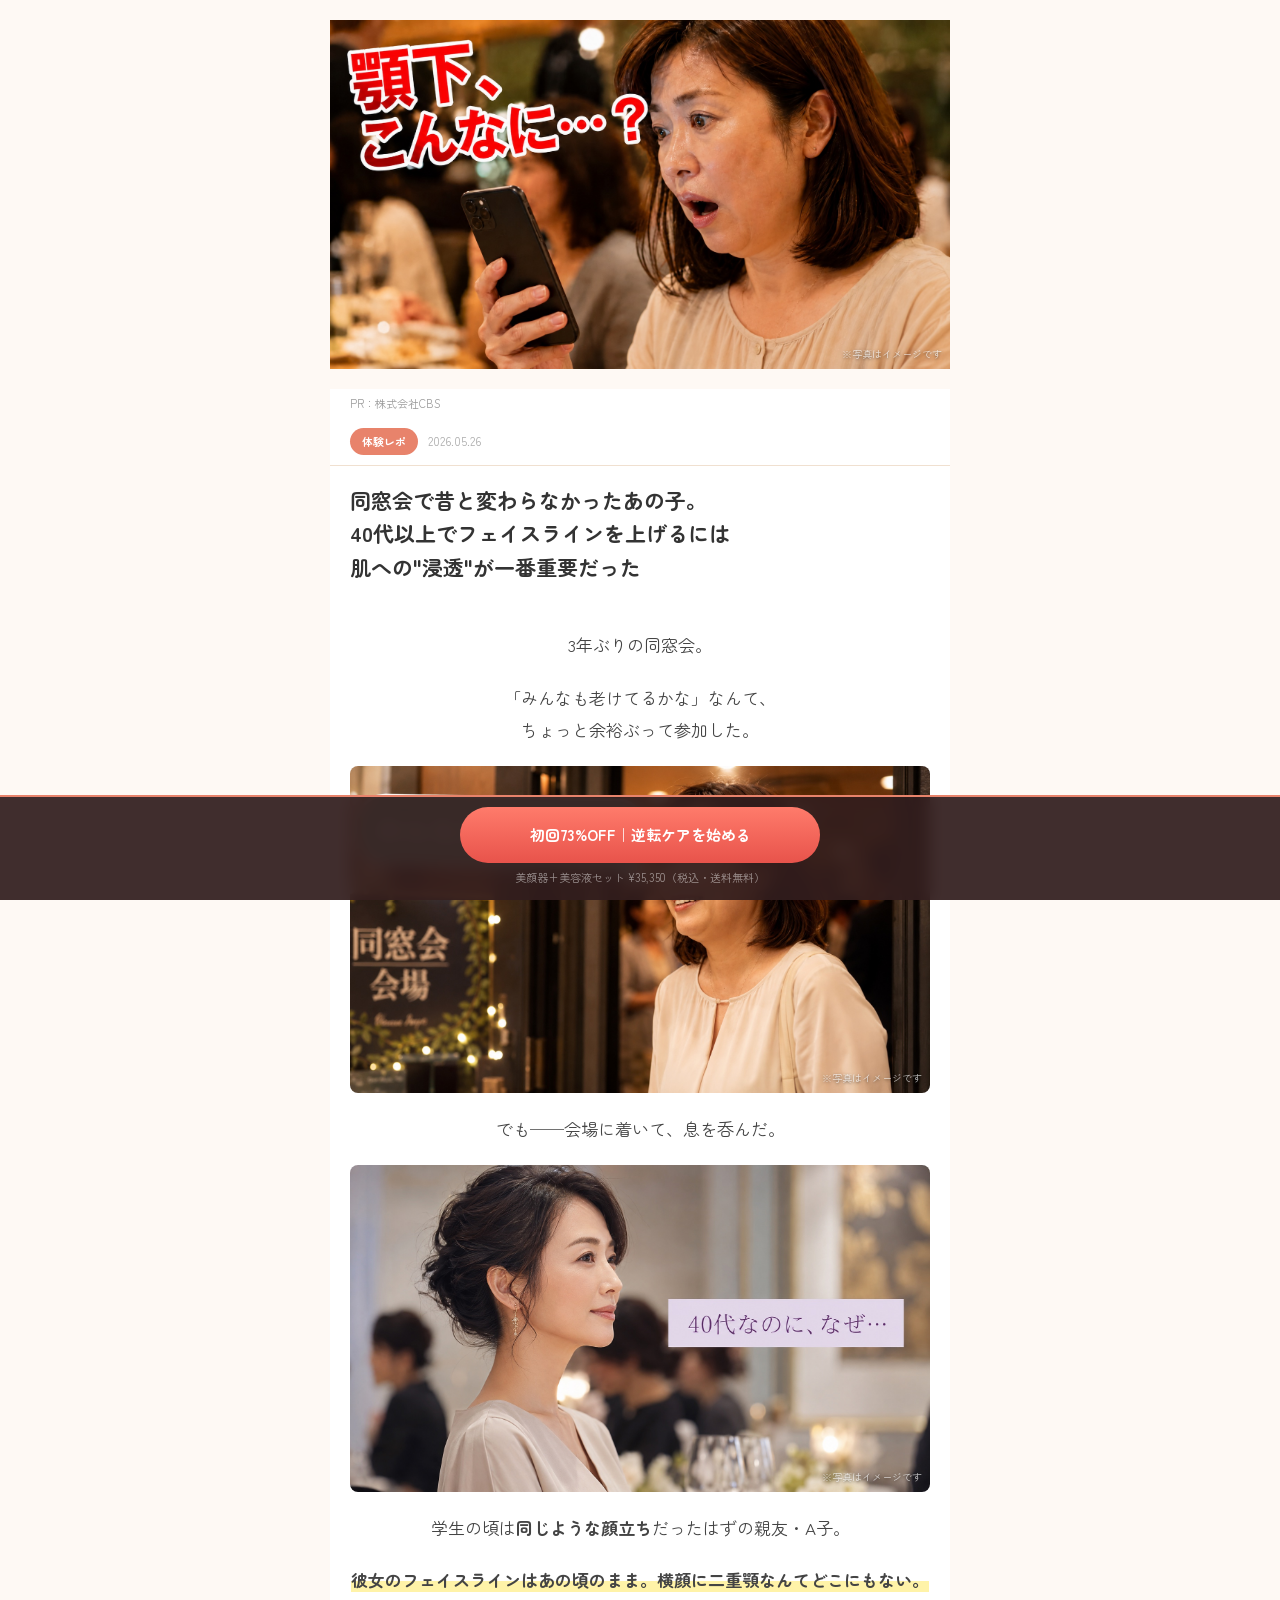
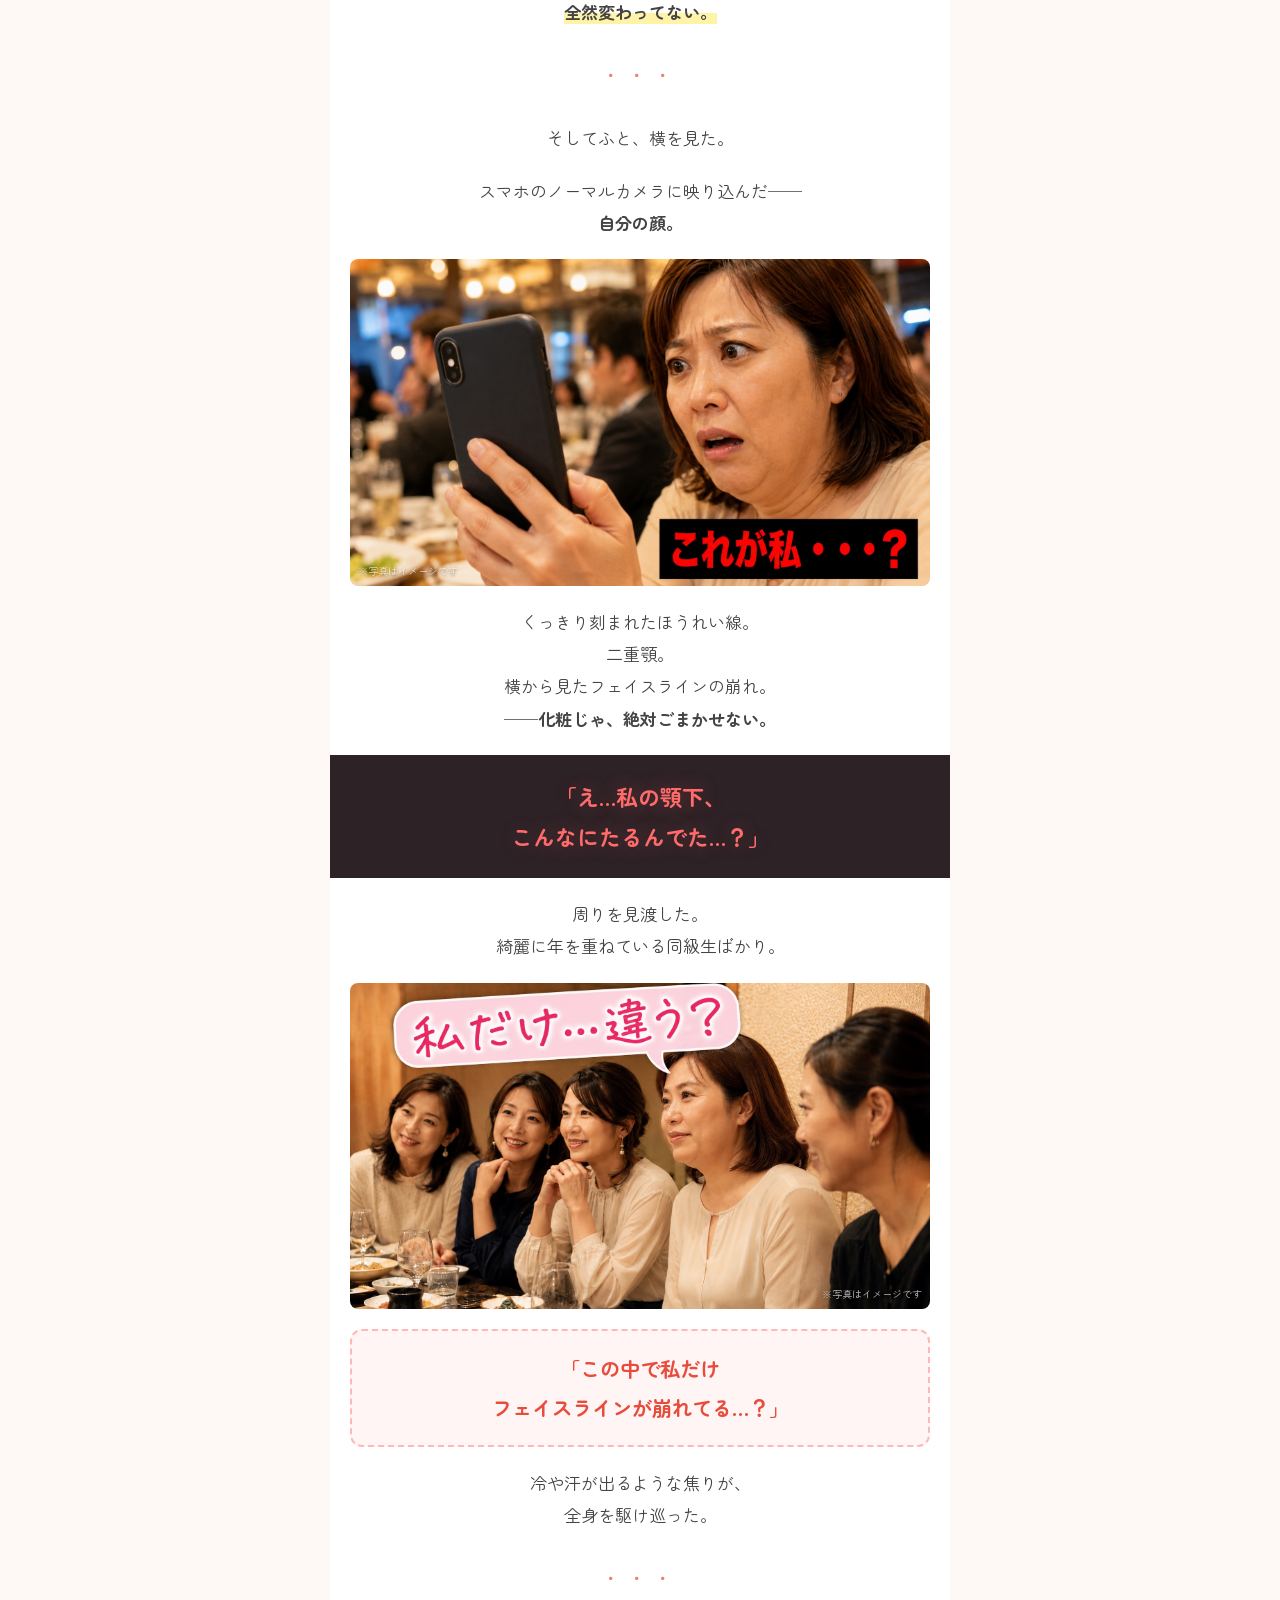
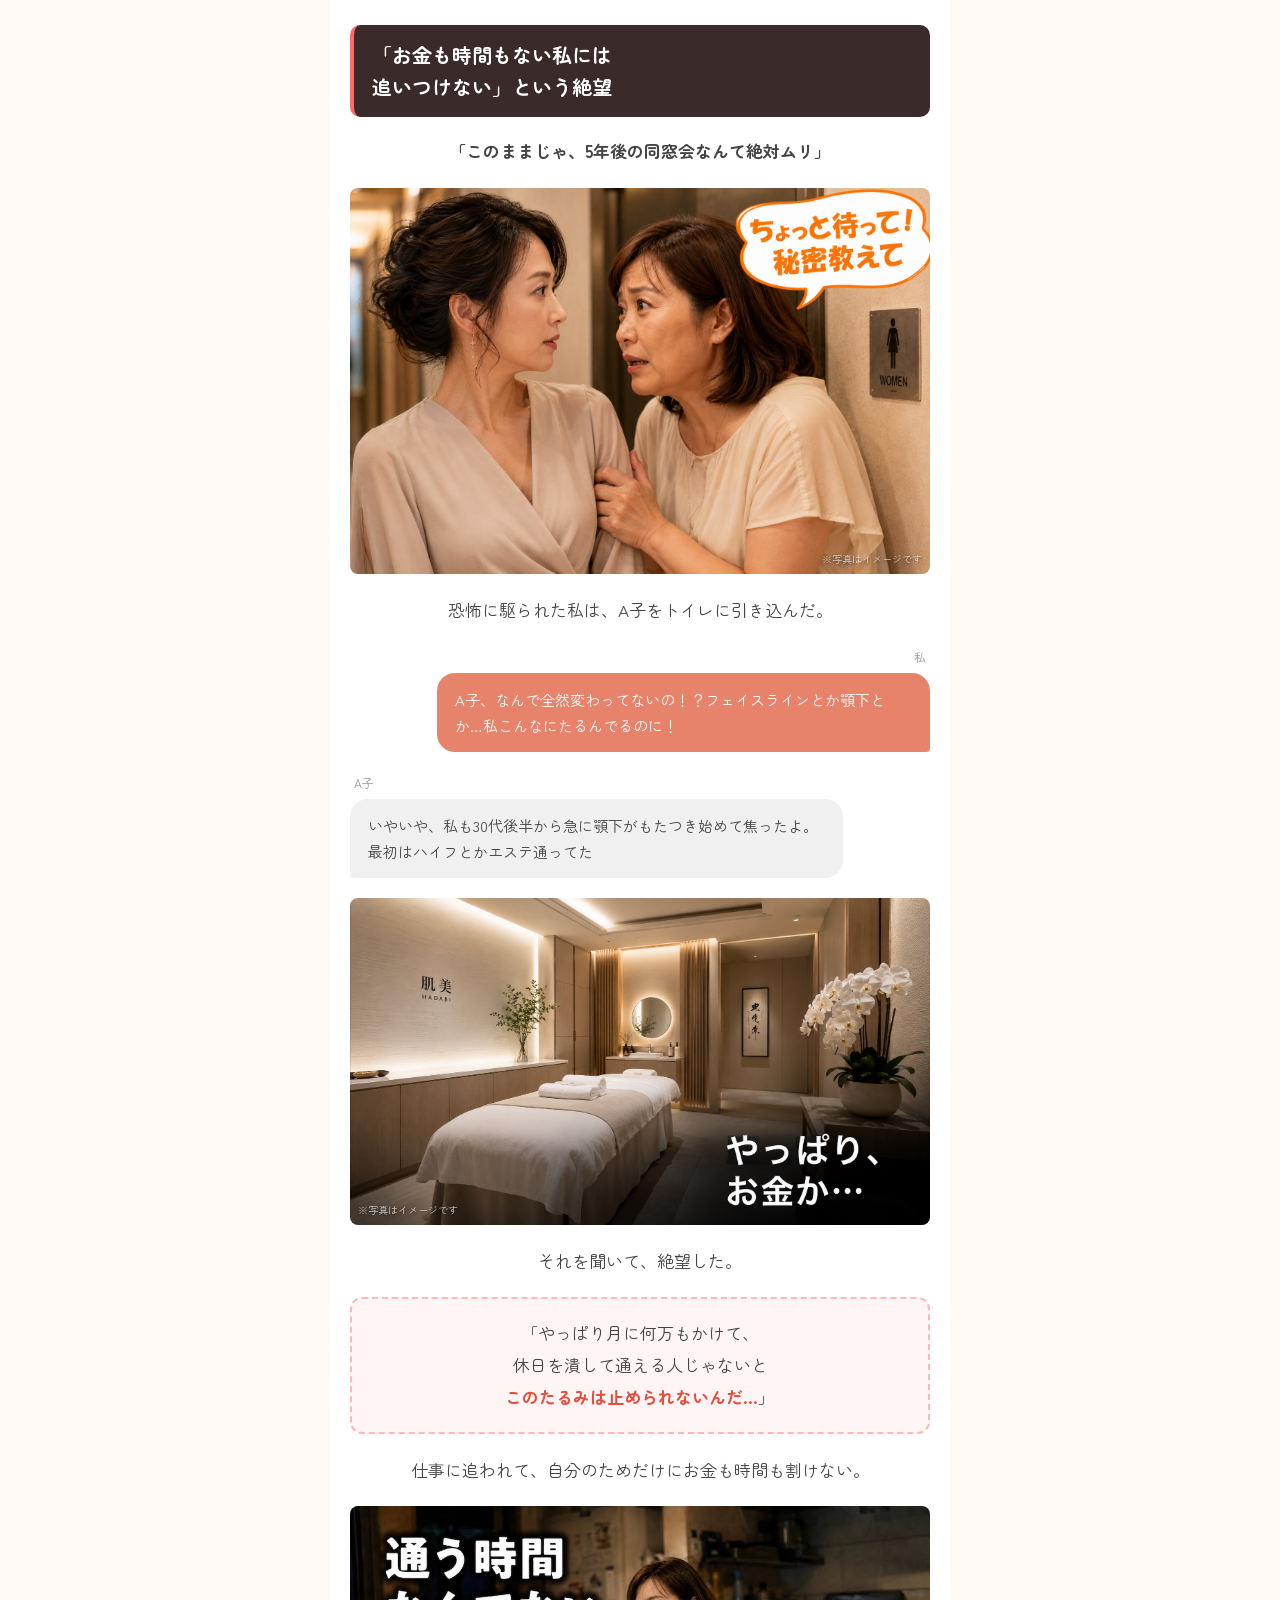
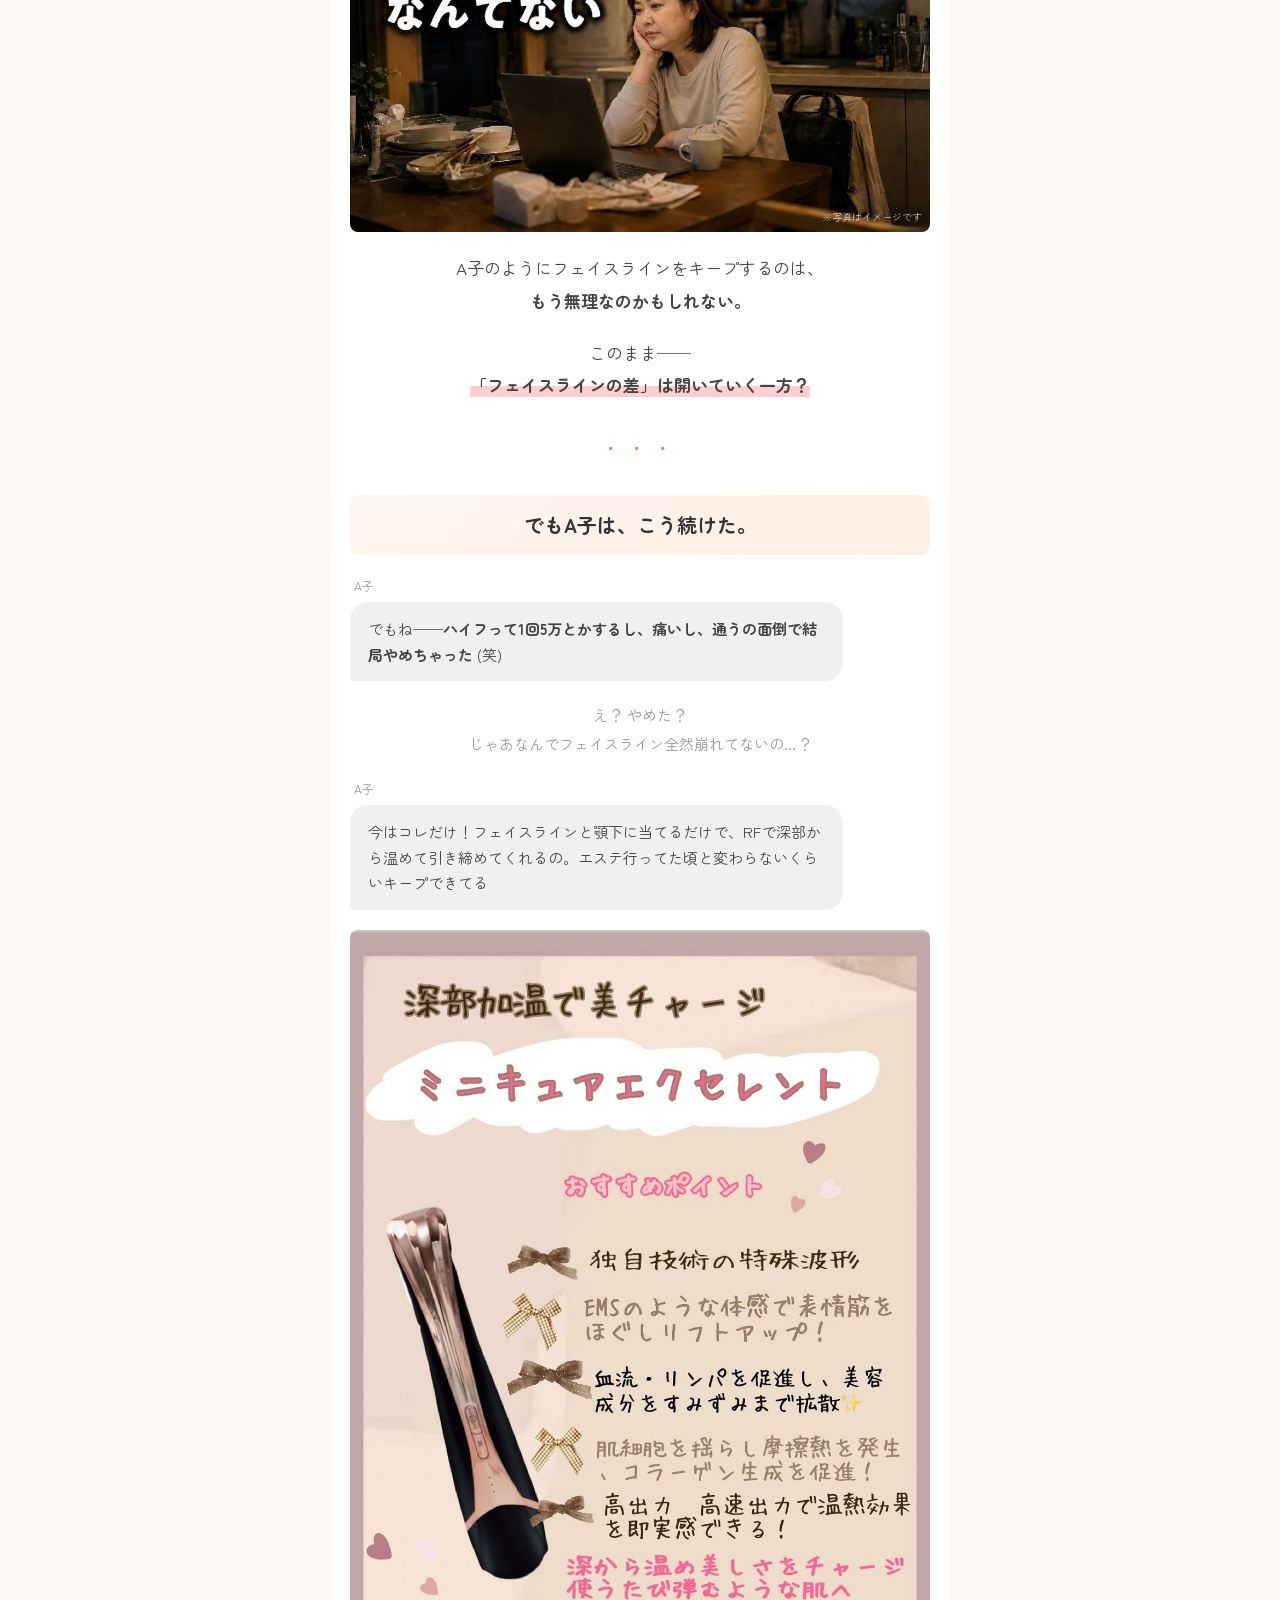
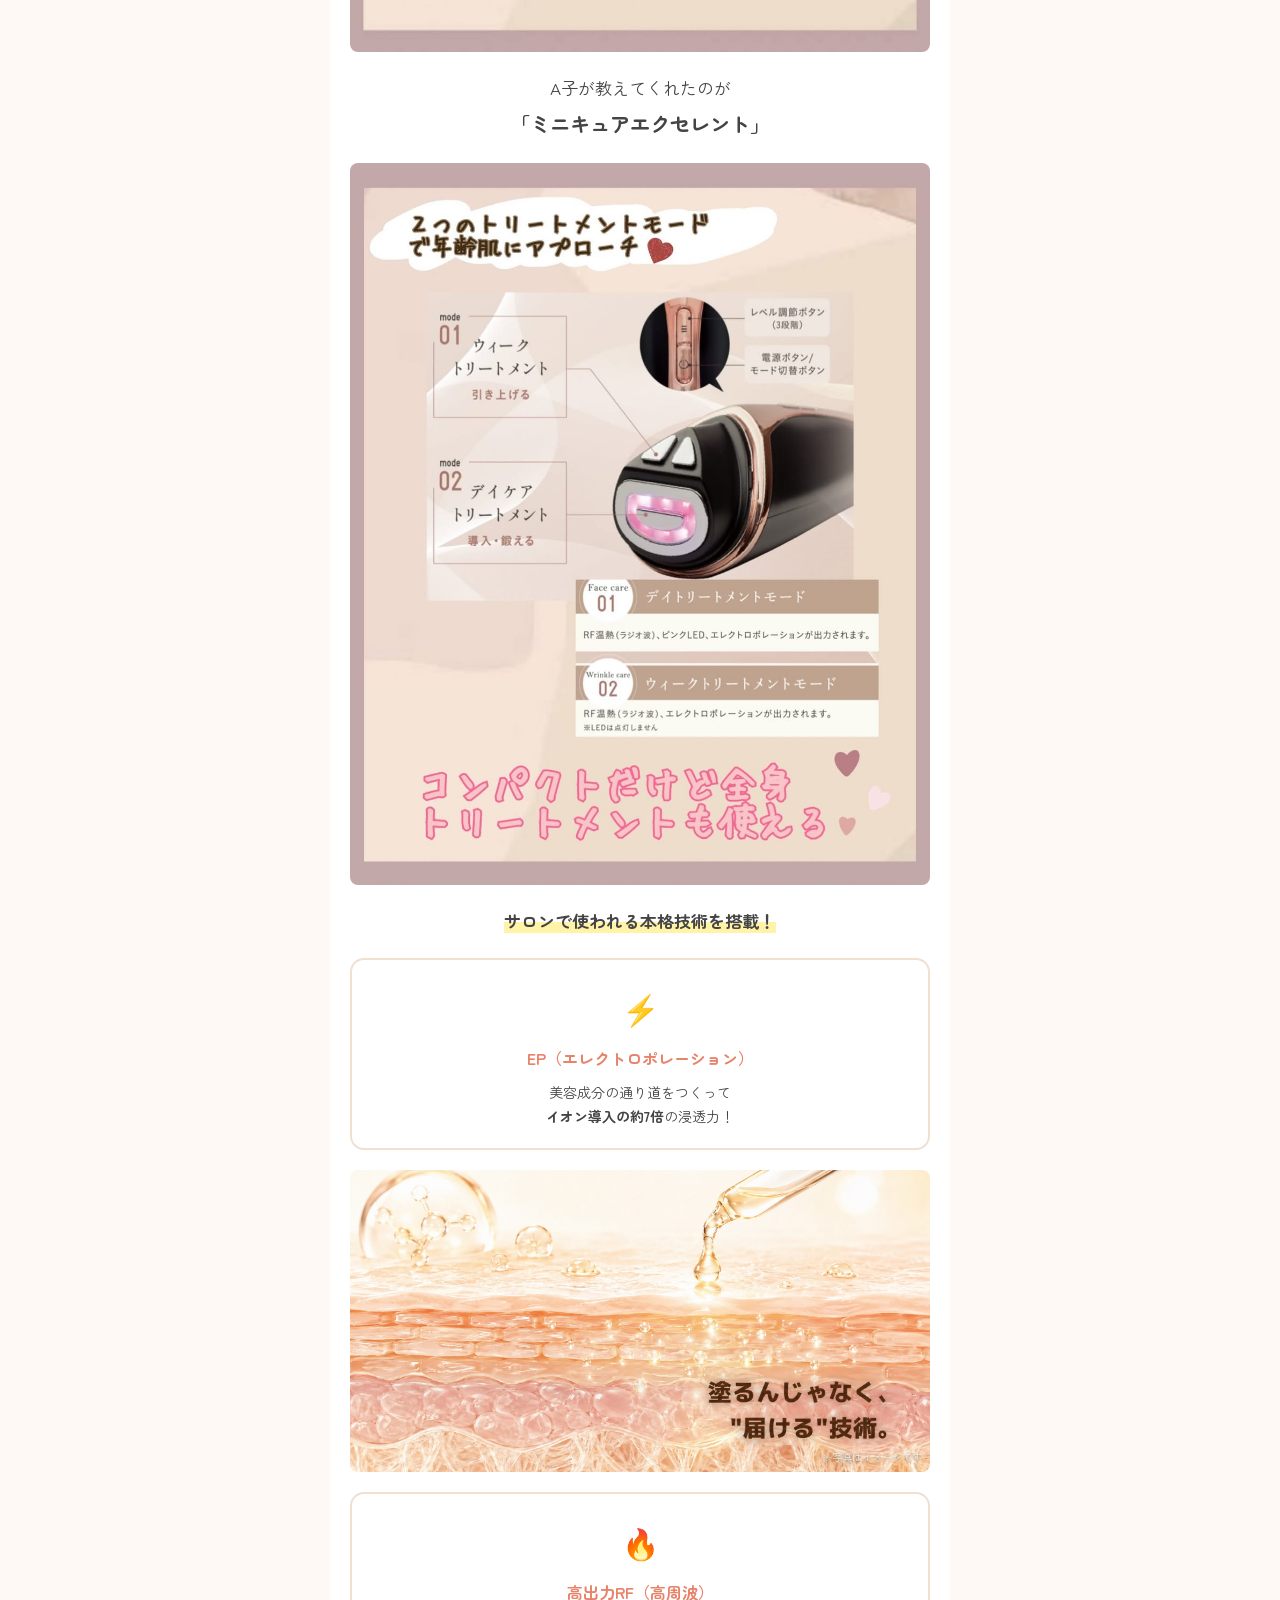
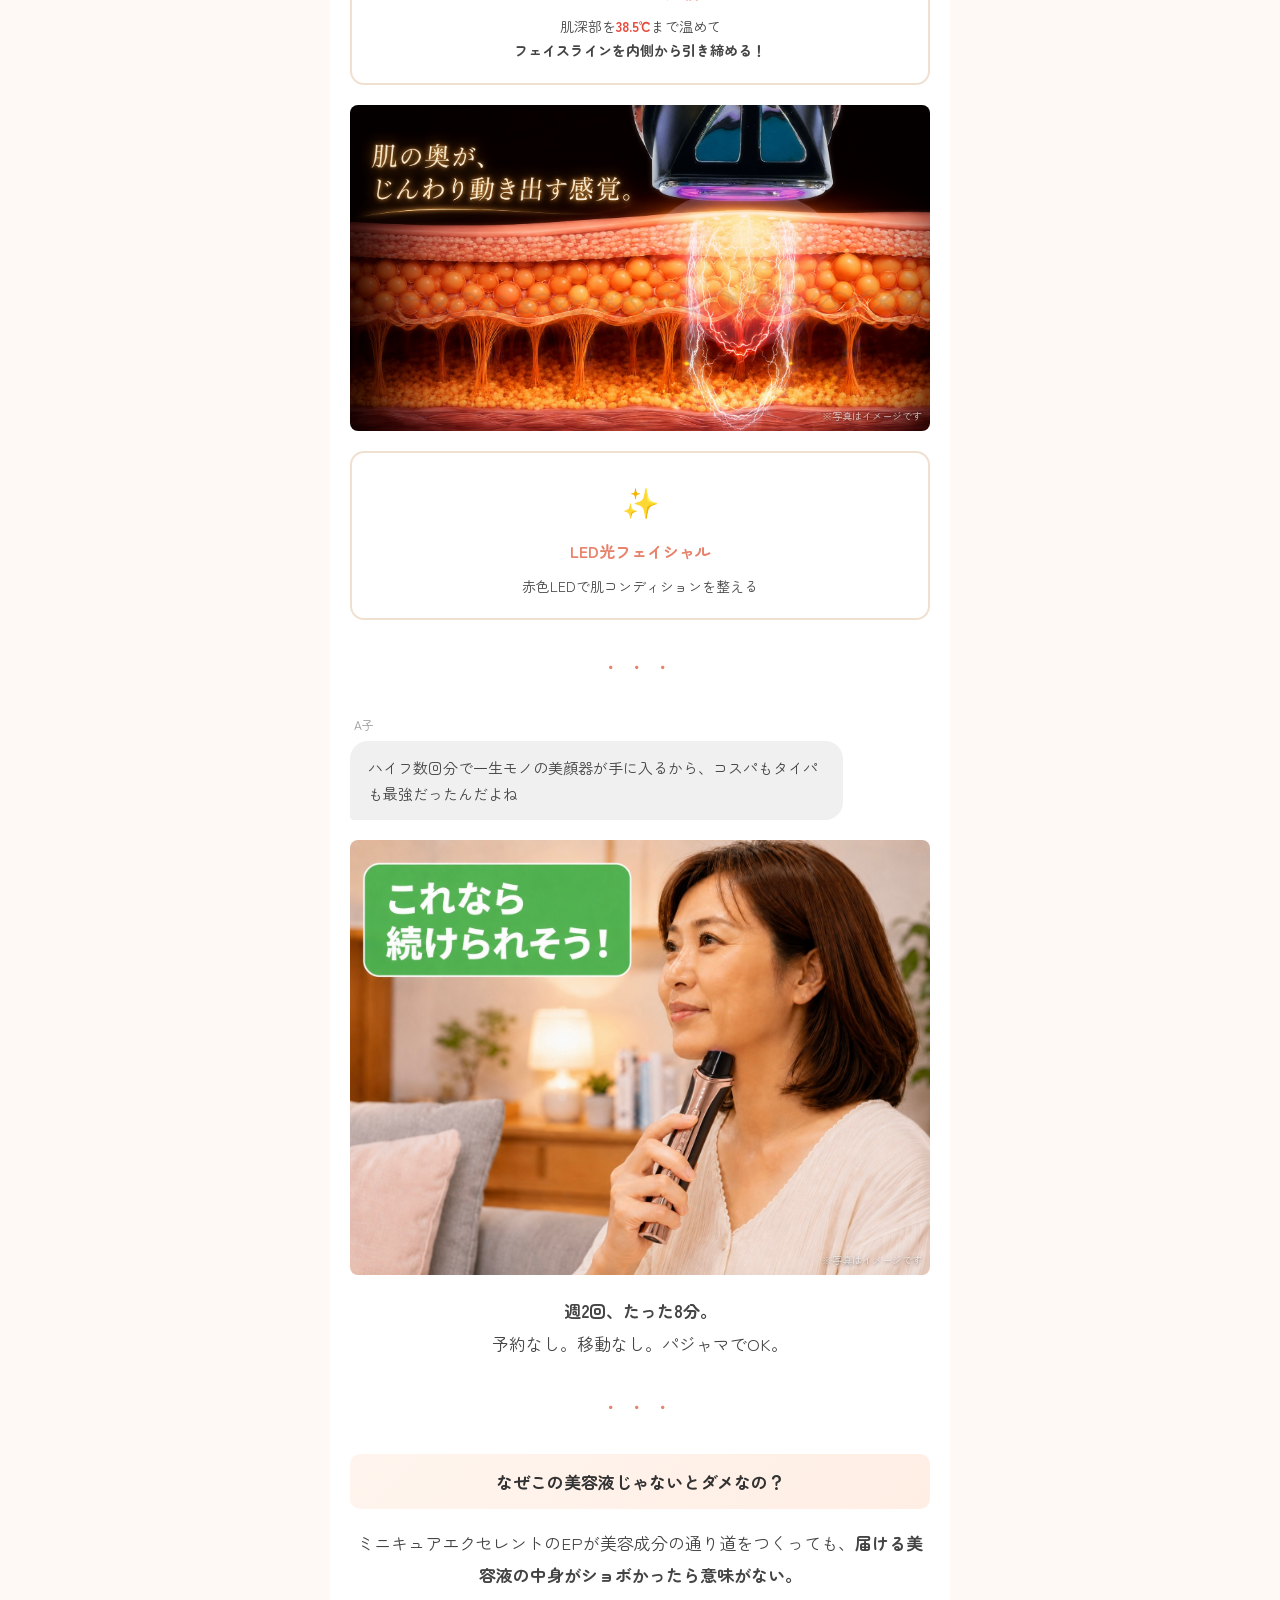
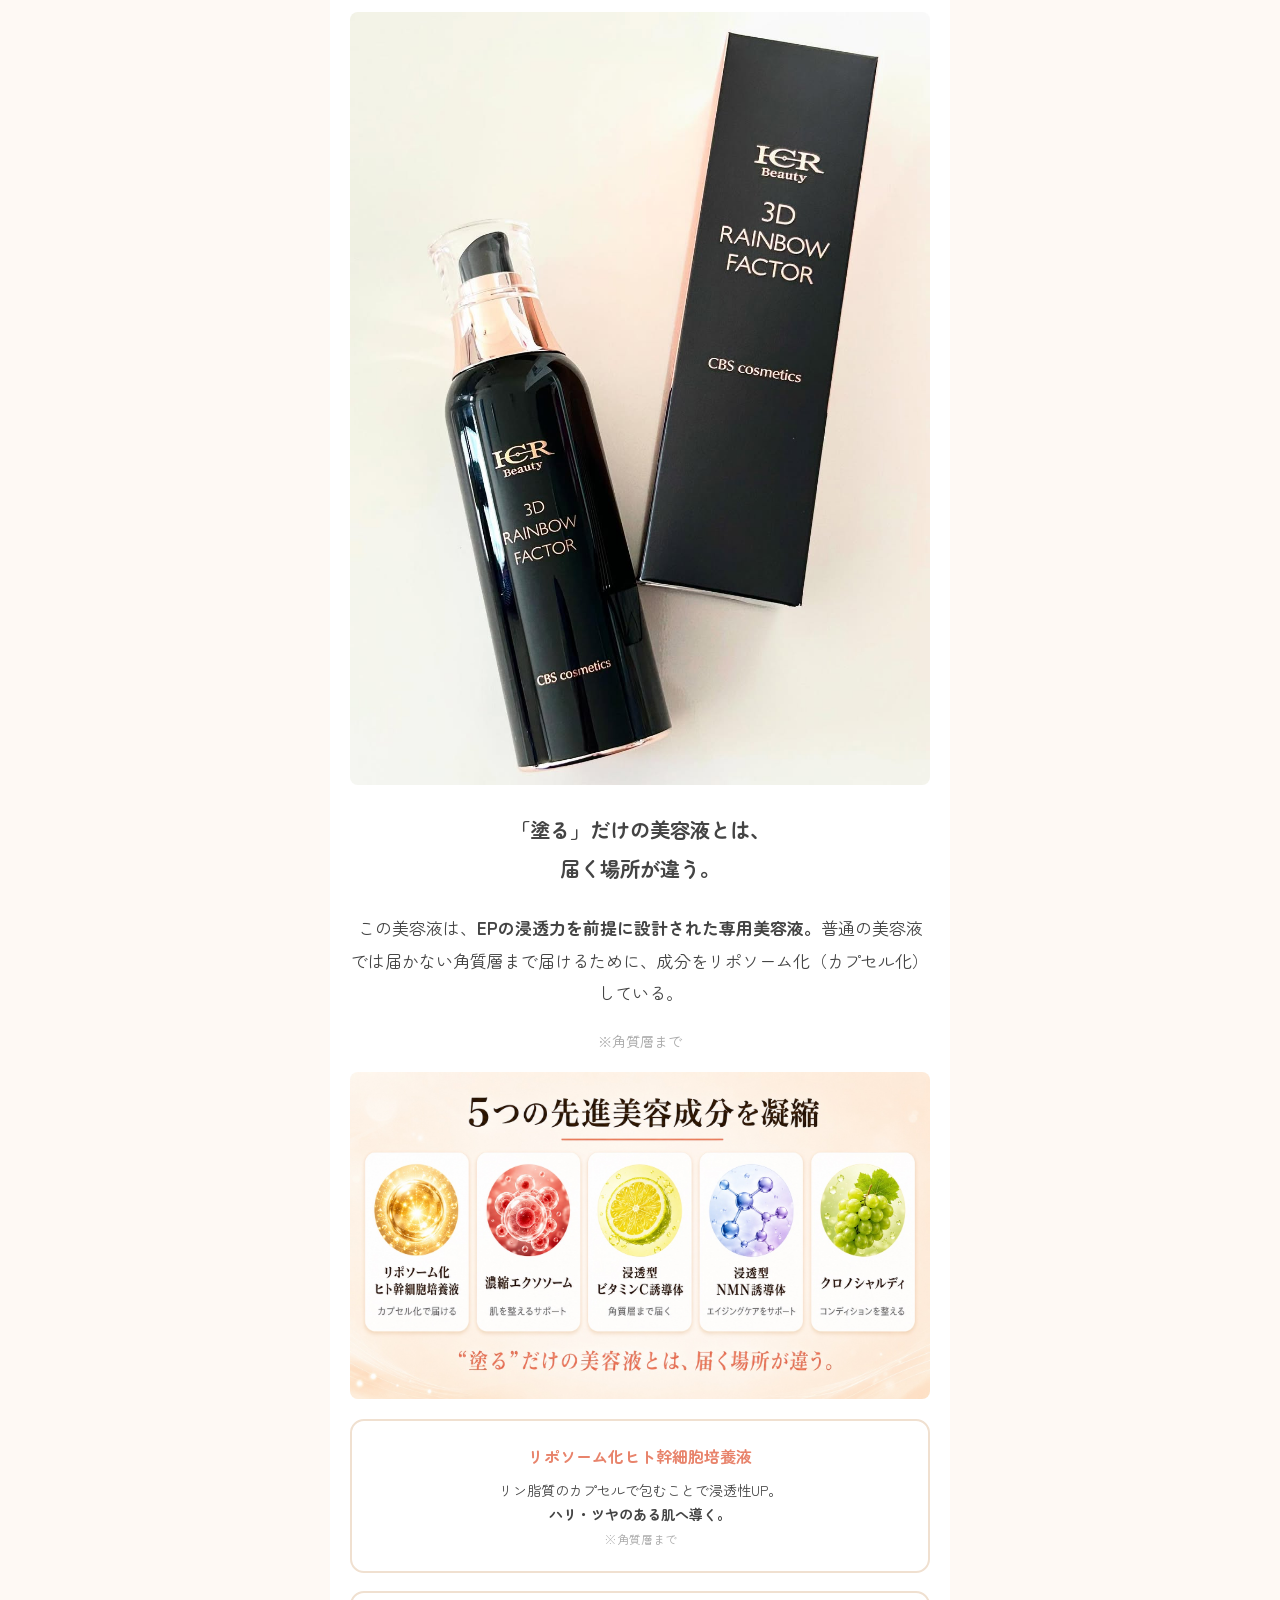
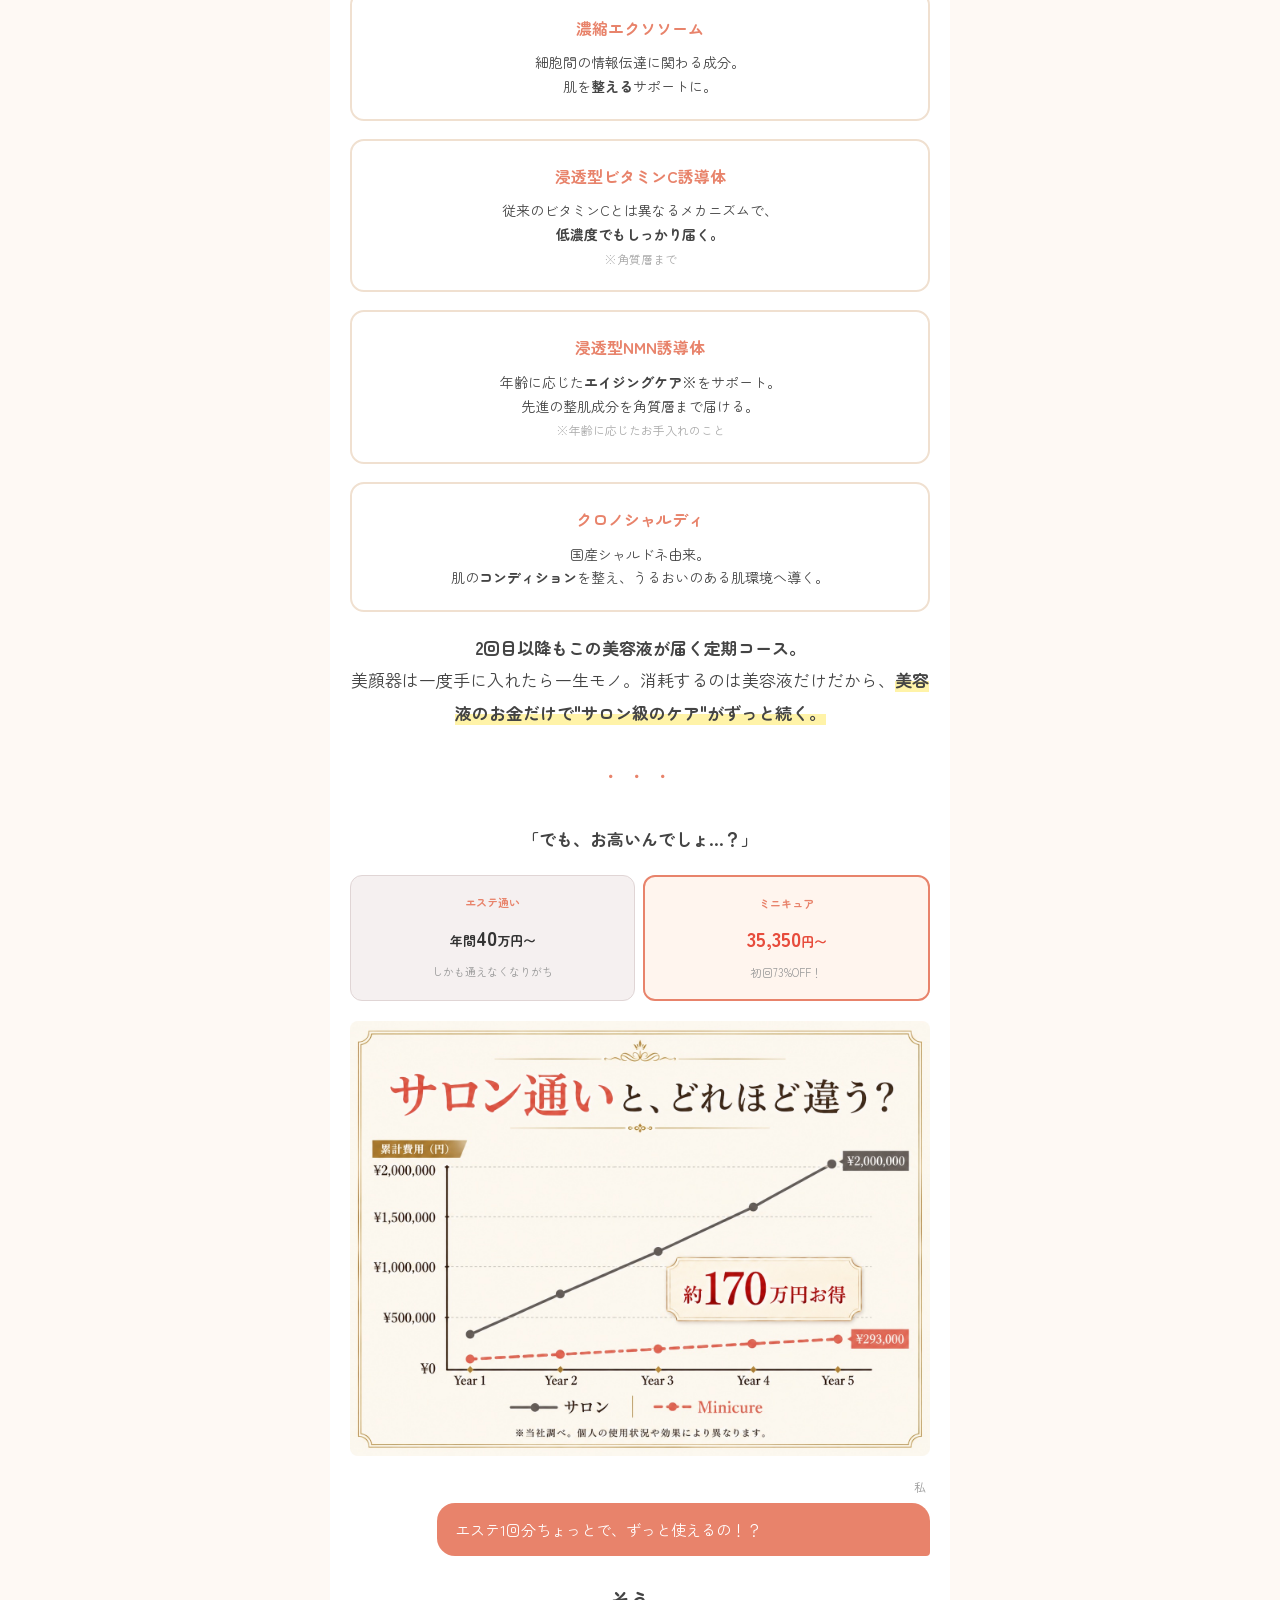
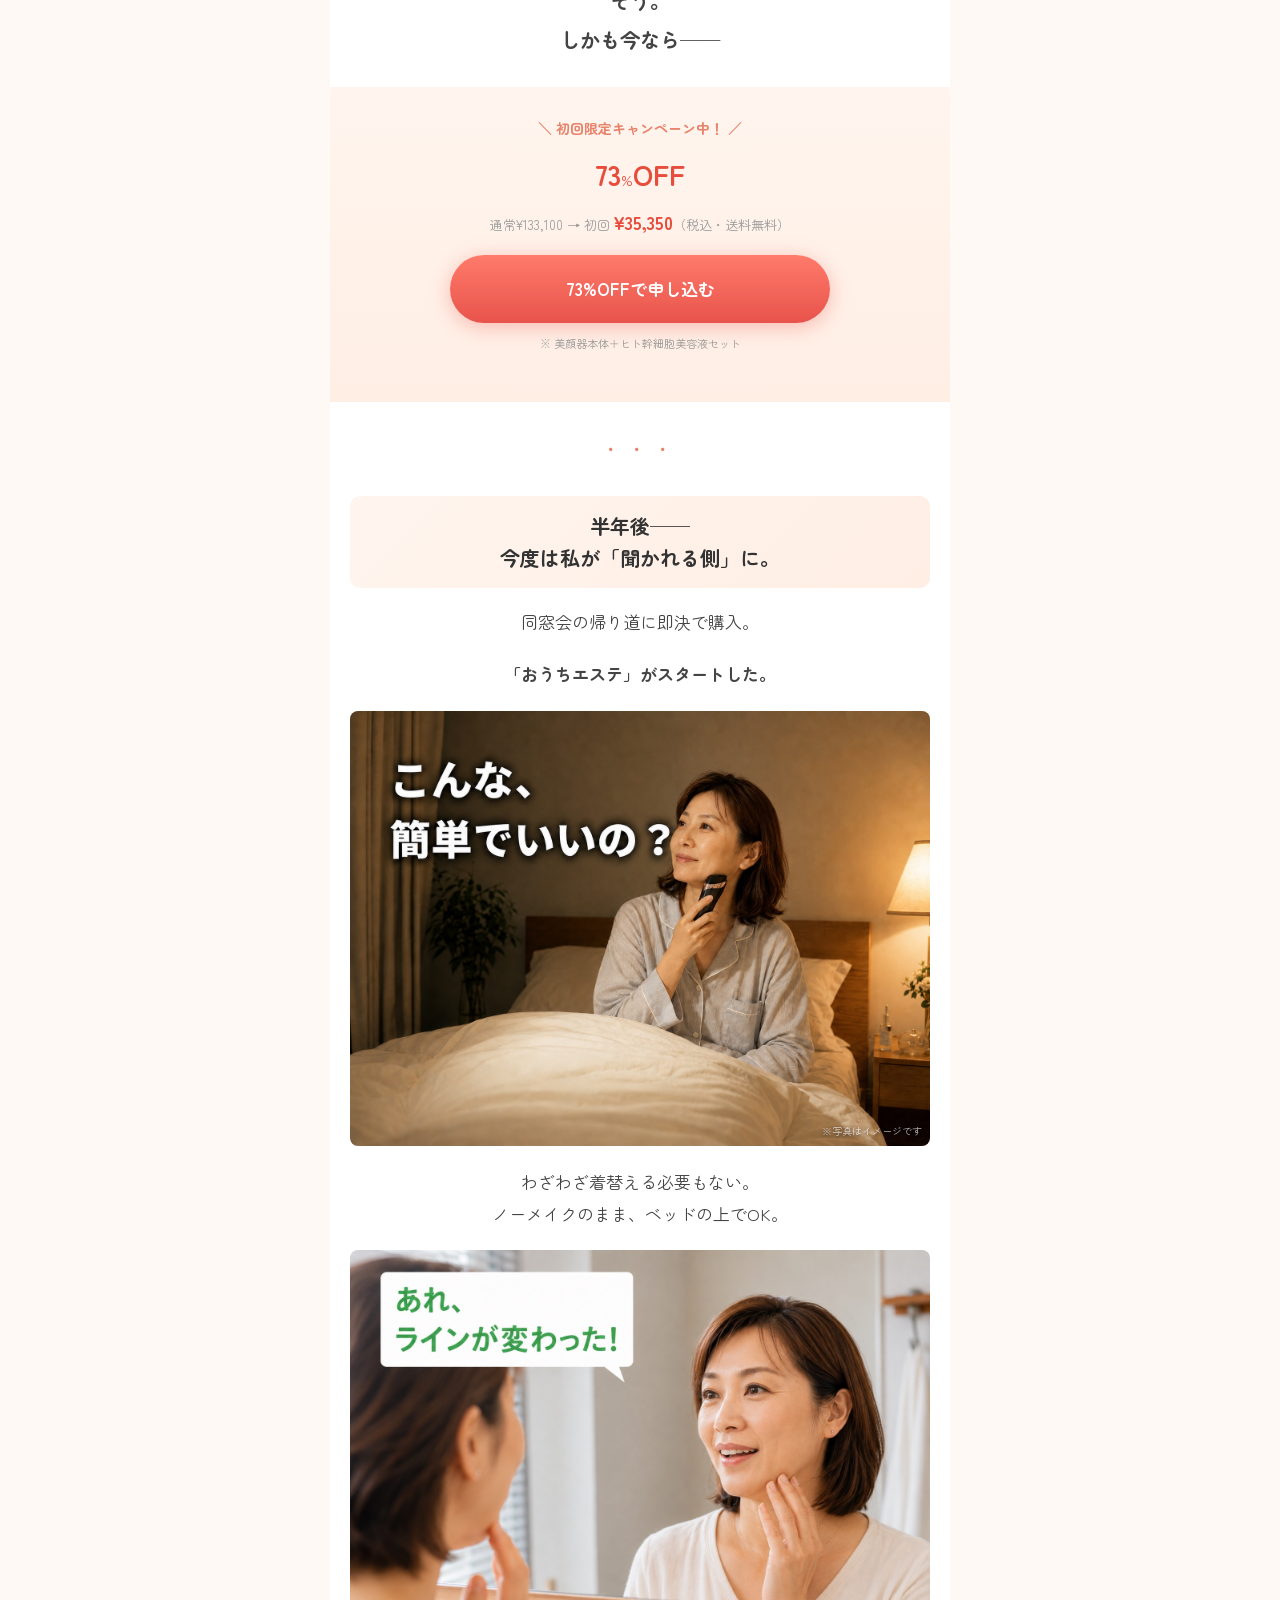
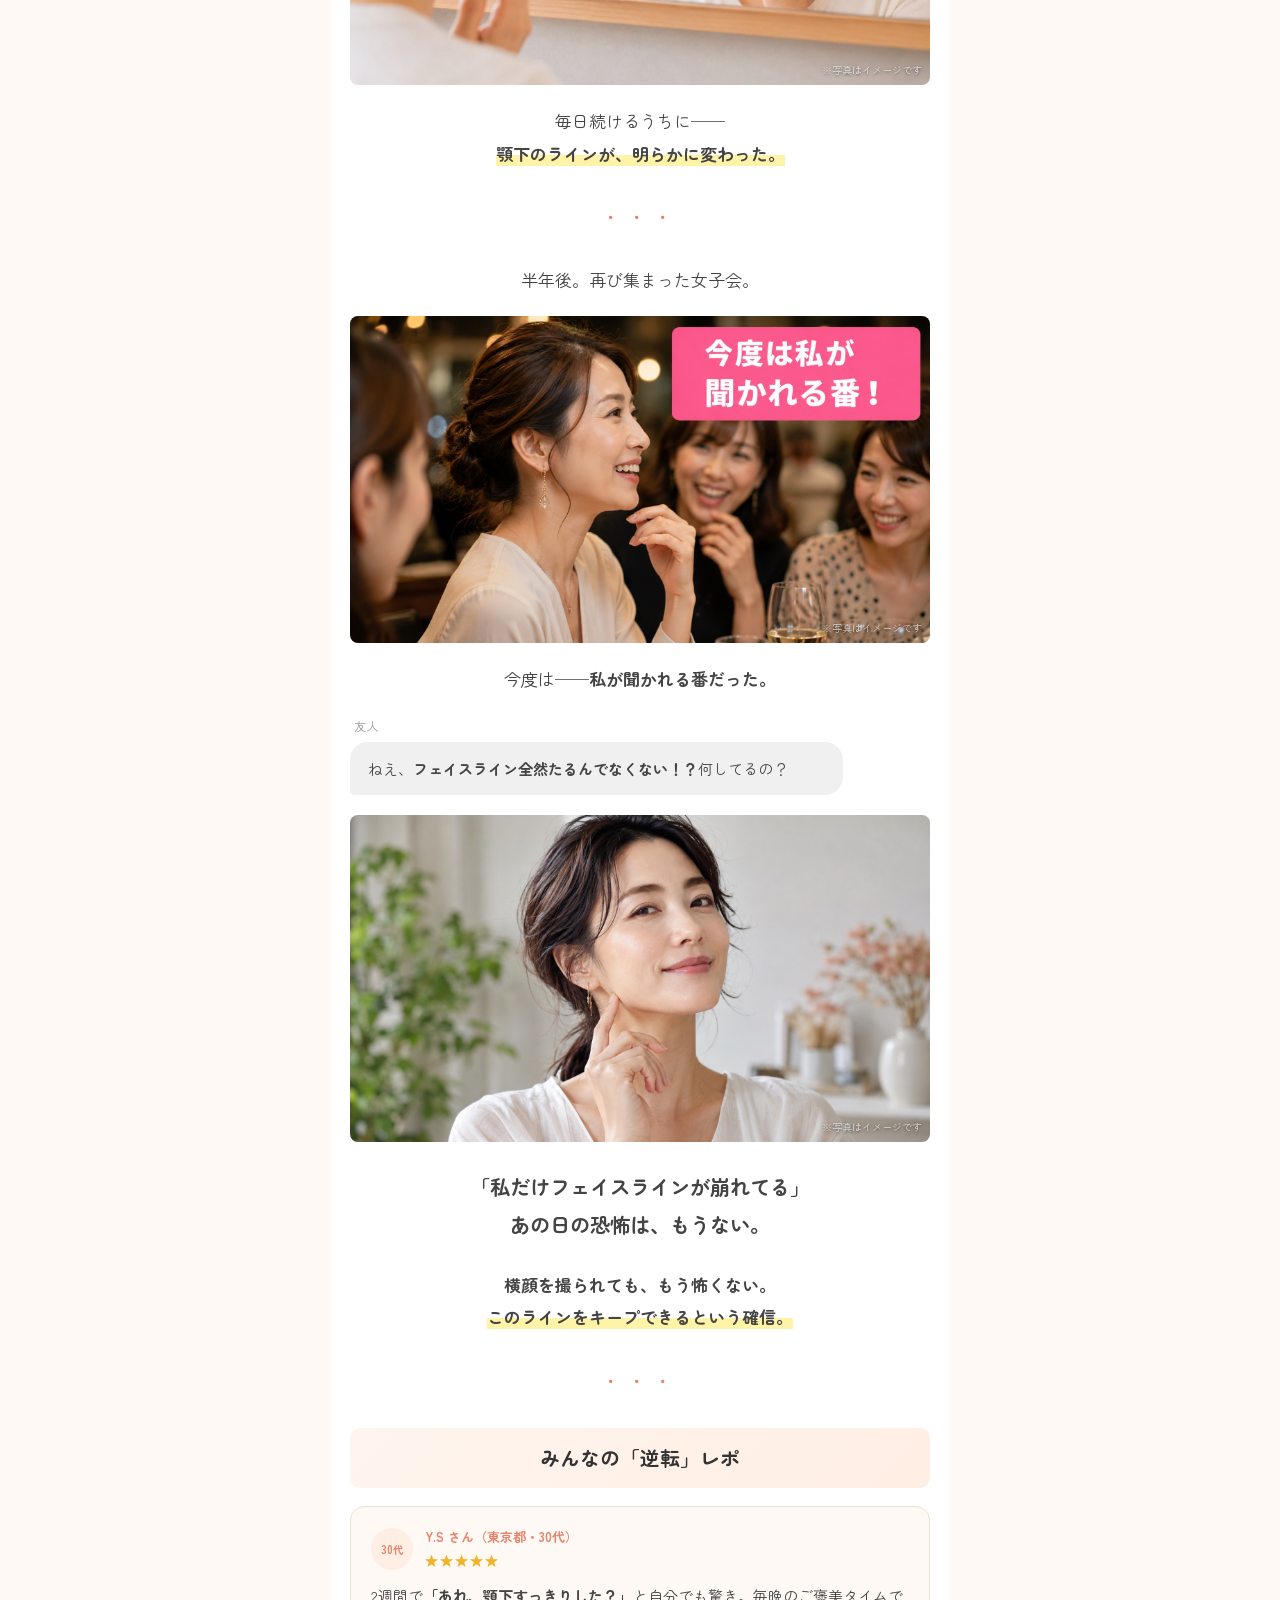
<file: index_fear.html>
<!DOCTYPE html>
<html lang="ja">
<head>
  <meta charset="UTF-8">
  <meta name="viewport" content="width=device-width, initial-scale=1.0">
  <title>「私だけおばさん…？」同窓会でゾッとした40代が見つけた"逆転の一手"</title>
  <link rel="preconnect" href="https://fonts.googleapis.com">
  <link href="https://fonts.googleapis.com/css2?family=Zen+Maru+Gothic:wght@400;500;700&family=Noto+Sans+JP:wght@400;500;700&display=swap" rel="stylesheet">
  <style>
    * { margin: 0; padding: 0; box-sizing: border-box; }

    body {
      font-family: 'Zen Maru Gothic', 'Noto Sans JP', sans-serif;
      font-size: 17px;
      line-height: 1.9;
      color: #444;
      background: #fef9f4;
      -webkit-user-select: none;
      user-select: none;
      -webkit-text-size-adjust: 100%;
    }

    .article-header { background: #fff; max-width: 620px; margin: 0 auto; }
    .article-meta {
      max-width: 620px; margin: 0 auto; background: #fff;
      padding: 10px 20px; display: flex; align-items: center; gap: 10px;
      border-bottom: 1px solid #f0e0d0;
    }
    .article-meta .category { background: #e8836b; color: #fff; font-size: 11px; padding: 3px 12px; border-radius: 20px; font-weight: 700; }
    .article-meta .date { font-size: 12px; color: #aaa; }
    .article-title-area { max-width: 620px; margin: 0 auto; background: #fff; padding: 18px 20px 20px; }
    .article-title-area h1 {
      font-size: 21px; font-weight: 700; line-height: 1.6; color: #333;
    }

    .article-body {
      max-width: 620px; margin: 0 auto; padding: 25px 20px 40px; background: #fff;
    }
    .article-body p { margin-bottom: 20px; text-align: center; }
    .chat p, .chat .chat-bubble, .voice-box p, .note-box p { text-align: left; }
    .point-card .point-desc { text-align: center; }
    .article-body img { max-width: 100%; height: auto; display: block; margin: 20px auto; border-radius: 8px; }

    .section-divider { text-align: center; margin: 28px 0; color: #e8836b; font-size: 20px; letter-spacing: 6px; }

    /* 見出し */
    .section-heading {
      font-size: 20px; font-weight: 700; color: #333; line-height: 1.6;
      margin-bottom: 18px; padding: 14px 18px;
      background: linear-gradient(135deg, #fff5ee, #ffeee4);
      border-radius: 10px; border-left: 4px solid #e8836b;
    }
    .section-heading-center {
      text-align: center; border-left: none;
      background: linear-gradient(135deg, #fff5ee, #ffeee4);
    }
    .section-heading-dark {
      background: #3a2a2a; color: #fff; border-left-color: #ff6b6b;
    }

    /* マーカー */
    .marker-yellow {
      background: linear-gradient(transparent 55%, #fff3a8 55%);
      background-size: 200% 100%; background-position: right;
      transition: background-position 1s ease-out;
    }
    .marker-yellow.animated { background-position: left; }
    .marker-red {
      background: linear-gradient(transparent 55%, #ffcece 55%);
      background-size: 200% 100%; background-position: right;
      transition: background-position 1s ease-out;
    }
    .marker-red.animated { background-position: left; }

    .text-red { color: #e74c3c; font-weight: 700; }
    .text-orange { color: #e8836b; font-weight: 600; }
    .text-bold { font-weight: 700; }
    .text-large { font-size: 1.2em; }
    .text-xl { font-size: 1.4em; }
    .text-small { font-size: 0.85em; color: #aaa; line-height: 1.6; }
    .text-center { text-align: center; }

    /* 恐怖演出 */
    .fear-box {
      background: #2d2226; color: #f0d0d0; padding: 22px 20px;
      margin: 20px -20px; text-align: center; font-size: 18px; line-height: 1.8;
    }
    .fear-text {
      font-size: 22px; font-weight: 700; color: #ff6b6b;
      text-shadow: 0 0 20px rgba(255,107,107,0.3);
    }
    .fear-subtle {
      background: #fff5f5; border: 2px dashed #ffb8b8; border-radius: 12px;
      padding: 18px 20px; margin: 20px 0; text-align: center;
    }

    /* 吹き出し（会話風） */
    .chat { margin: 20px 0; }
    .chat-bubble {
      padding: 14px 18px; border-radius: 18px; margin-bottom: 12px;
      font-size: 15px; line-height: 1.7; position: relative; max-width: 85%;
    }
    .chat-left .chat-bubble {
      background: #f0f0f0; border-bottom-left-radius: 4px; margin-right: auto;
    }
    .chat-right .chat-bubble {
      background: #e8836b; color: #fff; border-bottom-right-radius: 4px; margin-left: auto;
    }
    .chat-name { font-size: 12px; color: #999; margin-bottom: 4px; padding-left: 4px; }
    .chat-name-right { text-align: right; padding-right: 4px; }

    /* 画像注釈 */
    .img-wrap { position: relative; margin: 20px 0; }
    .img-wrap img { margin: 0; }
    .img-note { position: absolute; bottom: 6px; right: 8px; font-size: 10px; color: rgba(255,255,255,0.7); text-shadow: 0 1px 3px rgba(0,0,0,0.5); }

    /* 画像プレースホルダー */
    .ph {
      width: 100%; display: flex; align-items: center; justify-content: center;
      font-size: 12px; border-radius: 8px; margin: 20px 0; text-align: center; padding: 15px;
    }
    .ph-light { background: linear-gradient(135deg, #fff5ee, #ffeee4); color: #c97a5e; }
    .ph-dark { background: linear-gradient(135deg, #3a2a2a, #4a3535); color: #e8a090; }
    .ph-s { height: 180px; }
    .ph-m { height: 250px; }
    .ph-l { height: 320px; }
    .ph-hero { height: 380px; border-radius: 0; margin: 0; }
    .ph-full { margin-left: -20px; margin-right: -20px; border-radius: 0; }

    /* 口コミ */
    .voice-box {
      background: #fff9f5; border: 1px solid #f0e0d0; border-radius: 14px;
      padding: 18px 20px; margin: 18px 0;
    }
    .voice-box .voice-header { display: flex; align-items: center; gap: 12px; margin-bottom: 8px; }
    .voice-box .voice-icon {
      width: 42px; height: 42px; border-radius: 50%; background: #ffeee4;
      display: flex; align-items: center; justify-content: center;
      font-size: 11px; color: #e8836b; flex-shrink: 0; font-weight: 700;
    }
    .voice-box .voice-name { font-size: 13px; color: #e8836b; font-weight: 600; }
    .voice-box .voice-stars { color: #f0b429; font-size: 13px; letter-spacing: 2px; }
    .voice-box p { font-size: 15px; line-height: 1.8; margin-bottom: 0; }

    /* ポイントカード */
    .point-card {
      background: #fff; border: 2px solid #f0e0d0; border-radius: 14px;
      padding: 20px; margin: 18px 0; text-align: center;
    }
    .point-card .point-icon { font-size: 30px; margin-bottom: 6px; }
    .point-card .point-title { font-size: 16px; font-weight: 700; color: #e8836b; margin-bottom: 8px; }
    .point-card .point-desc { font-size: 14px; line-height: 1.7; }

    /* 比較ボックス */
    .compare-box { display: flex; gap: 8px; margin: 20px 0; }
    .compare-item { flex: 1; padding: 16px 12px; border-radius: 12px; text-align: center; }
    .compare-before { background: #f5f0f0; border: 1px solid #e0d5d5; }
    .compare-after { background: #fff5ee; border: 2px solid #e8836b; }
    .compare-item .compare-label { font-size: 11px; font-weight: 700; color: #e8836b; margin-bottom: 6px; }
    .compare-item .compare-value { font-size: 20px; font-weight: 700; color: #333; }
    .compare-item .compare-value small { font-size: 13px; }
    .compare-item .compare-note { font-size: 11px; color: #999; margin-top: 4px; }

    /* 注釈 */
    .note-box {
      background: #fff9f5; border: 1px solid #f0e0d0; border-radius: 10px;
      padding: 15px 18px; margin: 20px 0; font-size: 14px; line-height: 1.7; color: #888;
    }

    /* スペック表 */
    .spec-table { width: 100%; border-collapse: collapse; margin: 20px 0; font-size: 14px; }
    .spec-table th { background: #e8836b; color: #fff; padding: 10px 14px; text-align: left; font-weight: 600; width: 35%; }
    .spec-table td { padding: 10px 14px; border-bottom: 1px solid #f0e0d0; background: #fff; }

    /* CTA */
    .cta-block {
      text-align: center; margin: 28px 0; padding: 28px 15px;
      background: linear-gradient(180deg, #fff5ee, #ffeee4);
      margin-left: -20px; margin-right: -20px;
      border-radius: 0;
    }
    .cta-block .cta-lead { font-size: 14px; color: #e8836b; margin-bottom: 6px; font-weight: 700; }
    .cta-block .cta-offer { font-size: 28px; font-weight: 700; color: #e74c3c; margin-bottom: 4px; }
    .cta-block .cta-offer small { font-size: 15px; font-weight: 400; }
    .cta-block .cta-price-note { font-size: 13px; color: #999; margin-bottom: 16px; }
    .cta-button {
      display: block; width: 90%; max-width: 380px; margin: 0 auto 10px;
      padding: 18px 20px; background: linear-gradient(to bottom, #ff7b6b, #e8534b);
      color: #fff; text-align: center; font-size: 17px; font-weight: 700;
      border-radius: 50px; text-decoration: none;
      box-shadow: 0 4px 20px rgba(232, 83, 75, 0.35);
      animation: popPulse 2s infinite;
    }
    .cta-button-sub { font-size: 11px; color: #999; margin-top: 4px; }
    @keyframes popPulse {
      0%, 100% { transform: scale(1); box-shadow: 0 4px 20px rgba(232, 83, 75, 0.35); }
      50% { transform: scale(1.03); box-shadow: 0 6px 25px rgba(232, 83, 75, 0.5); }
    }

    /* 固定フッターCTA */
    .fixed-cta {
      position: fixed; bottom: 0; left: 0; right: 0;
      background: rgba(50, 30, 30, 0.93); backdrop-filter: blur(8px); -webkit-backdrop-filter: blur(8px);
      padding: 10px 15px 12px; text-align: center; z-index: 9999; display: none;
      border-top: 2px solid #e8836b;
    }
    .fixed-cta a {
      display: inline-block; width: 90%; max-width: 360px; padding: 14px 20px;
      background: linear-gradient(to bottom, #ff7b6b, #e8534b); color: #fff;
      font-size: 15px; font-weight: 700; border-radius: 50px; text-decoration: none;
      animation: popPulse 2s infinite;
    }
    .fixed-cta .fixed-cta-note { font-size: 11px; color: rgba(255,255,255,0.5); margin-top: 4px; }

    .article-footer {
      max-width: 620px; margin: 0 auto; background: #3a2a2a;
      padding: 30px 20px; text-align: center; color: rgba(255,255,255,0.4); font-size: 11px;
    }

    /* fade-in無効化（表示信頼性優先） */

    /* シェイクアニメーション */
    @keyframes shake {
      0%, 100% { transform: translateX(0); }
      25% { transform: translateX(-3px); }
      75% { transform: translateX(3px); }
    }
    .shake { animation: shake 0.4s ease 1; }

    @media (min-width: 920px) {
      .article-body, .article-header, .article-meta, .article-title-area { width: 620px; }
    }
    @media (max-width: 380px) {
      body { font-size: 16px; }
      .article-title-area h1 { font-size: 19px; }
      .section-heading { font-size: 18px; }
    }
  </style>
</head>
<body>

  <!-- ===== ヘッダー ===== -->
  <header class="article-header">
    <div class="img-wrap"><img src="images_fear/01.jpg" alt="画像1" style="width:100%;display:block;"><span class="img-note">※写真はイメージです</span></div>
  </header>

  <div style="max-width:620px;margin:0 auto;background:#fff;padding:4px 20px;font-size:11px;color:#999;">PR：株式会社CBS</div>

  <div class="article-meta">
    <span class="category">体験レポ</span>
    <span class="date">2026.05.26</span>
  </div>

  <div class="article-title-area">
    <h1>同窓会で昔と変わらなかったあの子。<br>40代以上でフェイスラインを上げるには<br>肌への"浸透"が一番重要だった</h1>
  </div>

  <!-- ===== 本文 ===== -->
  <main class="article-body">

    <!-- ===== Phase 1：現状体験 ===== -->
    <section class="fade-in">
      <p>
        3年ぶりの同窓会。
      </p>
      <p>
        「みんなも老けてるかな」なんて、<br>ちょっと余裕ぶって参加した。
      </p>

      <div class="img-wrap"><img src="images_fear/02.jpg" alt="画像2"><span class="img-note">※写真はイメージです</span></div>

      <p>
        でも──会場に着いて、息を呑んだ。
      </p>

      <div class="img-wrap"><img src="images_fear/03.jpg" alt="画像3"><span class="img-note">※写真はイメージです</span></div>

      <p>
        学生の頃は<span class="text-bold">同じような顔立ち</span>だったはずの親友・A子。
      </p>
      <p>
        <span class="marker-yellow text-bold">彼女のフェイスラインはあの頃のまま。横顔に二重顎なんてどこにもない。全然変わってない。</span>
      </p>

      <div class="section-divider">・・・</div>

      <p>
        そしてふと、横を見た。
      </p>
      <p>
        スマホのノーマルカメラに映り込んだ──<br><span class="text-bold">自分の顔。</span>
      </p>

      <div class="img-wrap"><img src="images_fear/04.jpg" alt="画像4"><span class="img-note" style="right:auto;left:8px;">※写真はイメージです</span></div>

      <p>
        くっきり刻まれたほうれい線。<br>二重顎。<br>横から見たフェイスラインの崩れ。<br>──<span class="text-bold">化粧じゃ、絶対ごまかせない。</span>
      </p>

      <div class="fear-box">
        <span class="fear-text">「え…私の顎下、<br>こんなにたるんでた…？」</span>
      </div>

      <p>
        周りを見渡した。<br>
        綺麗に年を重ねている同級生ばかり。
      </p>

      <div class="img-wrap"><img src="images_fear/05.jpg" alt="画像5"><span class="img-note">※写真はイメージです</span></div>

      <div class="fear-subtle">
        <span class="text-red text-large">「この中で私だけ<br>フェイスラインが崩れてる…？」</span>
      </div>

      <p class="text-center">
        冷や汗が出るような焦りが、<br>全身を駆け巡った。
      </p>
    </section>

    <div class="section-divider">・・・</div>

    <!-- ===== Phase 2：課題感 ===== -->
    <section class="fade-in">
      <h2 class="section-heading section-heading-dark">「お金も時間もない私には<br>追いつけない」という絶望</h2>

      <p>
        <span class="text-bold">「このままじゃ、5年後の同窓会なんて絶対ムリ」</span>
      </p>

      <div class="img-wrap"><img src="images_fear/06.jpg" alt="画像6"><span class="img-note">※写真はイメージです</span></div>

      <p>
        恐怖に駆られた私は、A子をトイレに引き込んだ。
      </p>

      <!-- 会話パート -->
      <div class="chat">
        <div class="chat-right">
          <div class="chat-name chat-name-right">私</div>
          <div class="chat-bubble">A子、なんで全然変わってないの！？フェイスラインとか顎下とか…私こんなにたるんでるのに！</div>
        </div>
      </div>

      <div class="chat">
        <div class="chat-left">
          <div class="chat-name">A子</div>
          <div class="chat-bubble">いやいや、私も30代後半から急に顎下がもたつき始めて焦ったよ。最初はハイフとかエステ通ってた</div>
        </div>
      </div>

      <div class="img-wrap"><img src="images_fear/07.jpg" alt="画像7"><span class="img-note" style="right:auto;left:8px;">※写真はイメージです</span></div>

      <p>
        それを聞いて、絶望した。
      </p>

      <div class="fear-subtle">
        「やっぱり月に何万もかけて、<br>休日を潰して通える人じゃないと<br><span class="text-red text-bold">このたるみは止められないんだ…</span>」
      </div>

      <p>
        仕事に追われて、自分のためだけにお金も時間も割けない。
      </p>

      <div class="img-wrap"><img src="images_fear/08.jpg" alt="画像8"><span class="img-note">※写真はイメージです</span></div>

      <p class="text-center">
        A子のようにフェイスラインをキープするのは、<br><span class="text-bold">もう無理なのかもしれない。</span>
      </p>
      <p class="text-center">
        このまま──<br>
        <span class="marker-red text-bold">「フェイスラインの差」は開いていく一方？</span>
      </p>
    </section>

    <div class="section-divider">・・・</div>

    <!-- ===== Phase 3：需要価値 ===== -->
    <section class="fade-in">
      <h2 class="section-heading section-heading-center">でもA子は、こう続けた。</h2>

      <div class="chat">
        <div class="chat-left">
          <div class="chat-name">A子</div>
          <div class="chat-bubble">でもね──<span class="text-bold">ハイフって1回5万とかするし、痛いし、通うの面倒で結局やめちゃった</span> (笑)</div>
        </div>
      </div>

      <p class="text-center" style="font-size:15px;color:#999;">
        え？ やめた？<br>じゃあなんでフェイスライン全然崩れてないの…？
      </p>

      <div class="chat">
        <div class="chat-left">
          <div class="chat-name">A子</div>
          <div class="chat-bubble">今はコレだけ！フェイスラインと顎下に当てるだけで、RFで深部から温めて引き締めてくれるの。エステ行ってた頃と変わらないくらいキープできてる</div>
        </div>
      </div>

      <img src="images_fear/09.jpg" alt="画像9" id="triggerCta">

      <p class="text-center">
        A子が教えてくれたのが<br>
        <span class="text-bold text-large">「ミニキュアエクセレント」</span>
      </p>

      <img src="images_fear/10.jpg" alt="画像10">

      <p class="text-center">
        <span class="marker-yellow text-bold">サロンで使われる本格技術を搭載！</span>
      </p>

      <div class="point-card fade-in">
        <div class="point-icon">⚡</div>
        <div class="point-title">EP（エレクトロポレーション）</div>
        <div class="point-desc">
          美容成分の通り道をつくって<br>
          <span class="text-bold">イオン導入の約7倍</span>の浸透力！
        </div>
      </div>

      <div class="img-wrap"><img src="images_fear/11.jpg" alt="画像11"><span class="img-note">※写真はイメージです</span></div>

      <div class="point-card fade-in">
        <div class="point-icon">🔥</div>
        <div class="point-title">高出力RF（高周波）</div>
        <div class="point-desc">
          肌深部を<span class="text-red">38.5℃</span>まで温めて<br>
          <span class="text-bold">フェイスラインを内側から引き締める！</span>
        </div>
      </div>

      <div class="img-wrap"><img src="images_fear/12.jpg" alt="画像12"><span class="img-note">※写真はイメージです</span></div>

      <div class="point-card fade-in">
        <div class="point-icon">✨</div>
        <div class="point-title">LED光フェイシャル</div>
        <div class="point-desc">
          赤色LEDで肌コンディションを整える
        </div>
      </div>

      <div class="section-divider">・・・</div>

      <div class="chat">
        <div class="chat-left">
          <div class="chat-name">A子</div>
          <div class="chat-bubble">ハイフ数回分で一生モノの美顔器が手に入るから、コスパもタイパも最強だったんだよね</div>
        </div>
      </div>

      <div class="img-wrap"><img src="images_fear/13.jpg" alt="画像13"><span class="img-note">※写真はイメージです</span></div>

      <p class="text-center">
        <span class="text-bold">週2回、たった8分。</span><br>
        予約なし。移動なし。パジャマでOK。
      </p>

      <div class="section-divider">・・・</div>

      <!-- 付属美容液 -->
      <h3 class="section-heading section-heading-center" style="font-size:17px;">なぜこの美容液じゃないとダメなの？</h3>

      <p>
        ミニキュアエクセレントのEPが美容成分の通り道をつくっても、<span class="text-bold">届ける美容液の中身がショボかったら意味がない。</span>
      </p>

      <img src="images_fear/14.jpg" alt="3Dレインボウファクター美容液">

      <p class="text-center" style="margin:25px 0;">
        <span class="text-bold text-large">「塗る」だけの美容液とは、<br>届く場所が違う。</span>
      </p>

      <p>
        この美容液は、<span class="text-bold">EPの浸透力を前提に設計された専用美容液。</span>普通の美容液では届かない角質層まで届けるために、成分をリポソーム化（カプセル化）している。
      </p>
      <p class="text-small">※角質層まで</p>

      <img src="images_fear/14b.jpg" alt="5つの先進美容成分図解">

      <div class="point-card">
        <div class="point-title">リポソーム化ヒト幹細胞培養液</div>
        <div class="point-desc">リン脂質のカプセルで包むことで浸透性UP。<br><span class="text-bold">ハリ・ツヤのある肌へ導く。</span><br><span class="text-small">※角質層まで</span></div>
      </div>

      <div class="point-card">
        <div class="point-title">濃縮エクソソーム</div>
        <div class="point-desc">細胞間の情報伝達に関わる成分。<br>肌を<span class="text-bold">整える</span>サポートに。</div>
      </div>

      <div class="point-card">
        <div class="point-title">浸透型ビタミンC誘導体</div>
        <div class="point-desc">従来のビタミンCとは異なるメカニズムで、<br><span class="text-bold">低濃度でもしっかり届く。</span><br><span class="text-small">※角質層まで</span></div>
      </div>

      <div class="point-card">
        <div class="point-title">浸透型NMN誘導体</div>
        <div class="point-desc">年齢に応じた<span class="text-bold">エイジングケア※</span>をサポート。<br>先進の整肌成分を角質層まで届ける。<br><span class="text-small">※年齢に応じたお手入れのこと</span></div>
      </div>

      <div class="point-card">
        <div class="point-title">クロノシャルディ</div>
        <div class="point-desc">国産シャルドネ由来。<br>肌の<span class="text-bold">コンディション</span>を整え、うるおいのある肌環境へ導く。</div>
      </div>

      <p style="margin-top:20px;">
        <span class="text-bold">2回目以降もこの美容液が届く定期コース。</span><br>
        美顔器は一度手に入れたら一生モノ。消耗するのは美容液だけだから、<span class="marker-yellow text-bold">美容液のお金だけで"サロン級のケア"がずっと続く。</span>
      </p>

      <div class="section-divider">・・・</div>

      <!-- コスト比較 -->
      <p class="text-center text-bold">
        「でも、お高いんでしょ…？」
      </p>

      <div class="compare-box">
        <div class="compare-item compare-before">
          <div class="compare-label">エステ通い</div>
          <div class="compare-value"><small>年間</small>40<small>万円〜</small></div>
          <div class="compare-note">しかも通えなくなりがち</div>
        </div>
        <div class="compare-item compare-after">
          <div class="compare-label">ミニキュア</div>
          <div class="compare-value" style="color:#e74c3c;">35,350<small>円〜</small></div>
          <div class="compare-note">初回73%OFF！</div>
        </div>
      </div>

      <img src="images_fear/15.jpg" alt="画像15">

      <div class="chat">
        <div class="chat-right">
          <div class="chat-name chat-name-right">私</div>
          <div class="chat-bubble">エステ1回分ちょっとで、ずっと使えるの！？</div>
        </div>
      </div>

      <p class="text-center" style="margin:25px 0;">
        <span class="text-bold text-large">そう。<br>しかも今なら──</span>
      </p>
    </section>

    <!-- ===== CTA① ===== -->
    <div class="cta-block">
      <p class="cta-lead">＼ 初回限定キャンペーン中！ ／</p>
      <p class="cta-offer">73<small>%</small>OFF</p>
      <p class="cta-price-note">通常¥133,100 → 初回 <span class="text-red" style="font-size:18px;">¥35,350</span>（税込・送料無料）</p>
      <a href="https://icrjapan.com/lp" class="cta-button" target="_blank" rel="noopener" data-cta="cta1_middle">73%OFFで申し込む</a>
      <p class="cta-button-sub">※ 美顔器本体＋ヒト幹細胞美容液セット</p>
    </div>

    <div class="section-divider">・・・</div>

    <!-- ===== Phase 4：利用後変化 ===== -->
    <section class="fade-in">
      <h2 class="section-heading section-heading-center">半年後──<br>今度は私が「聞かれる側」に。</h2>

      <p>
        同窓会の帰り道に即決で購入。
      </p>
      <p>
        <span class="text-bold">「おうちエステ」がスタートした。</span>
      </p>

      <div class="img-wrap"><img src="images_fear/16.jpg" alt="画像16"><span class="img-note">※写真はイメージです</span></div>

      <p>
        わざわざ着替える必要もない。<br>ノーメイクのまま、ベッドの上でOK。
      </p>

      <div class="img-wrap"><img src="images_fear/17.jpg" alt="画像17"><span class="img-note">※写真はイメージです</span></div>

      <p>
        毎日続けるうちに──<br>
        <span class="marker-yellow text-bold">顎下のラインが、明らかに変わった。</span>
      </p>

      <div class="section-divider">・・・</div>

      <p>
        半年後。再び集まった女子会。
      </p>

      <div class="img-wrap"><img src="images_fear/18.jpg" alt="画像18"><span class="img-note">※写真はイメージです</span></div>

      <p>
        今度は──<span class="text-bold">私が聞かれる番だった。</span>
      </p>

      <div class="chat">
        <div class="chat-left">
          <div class="chat-name">友人</div>
          <div class="chat-bubble">ねえ、<span class="text-bold">フェイスライン全然たるんでなくない！？</span>何してるの？</div>
        </div>
      </div>

      <div class="img-wrap"><img src="images_fear/19.jpg" alt="画像19"><span class="img-note">※写真はイメージです</span></div>

      <p class="text-center" style="margin:25px 0;">
        <span class="text-bold text-large">「私だけフェイスラインが崩れてる」<br>あの日の恐怖は、もうない。</span>
      </p>

      <p class="text-center">
        <span class="text-bold">横顔を撮られても、もう怖くない。</span><br>
        <span class="marker-yellow text-bold">このラインをキープできるという確信。</span>
      </p>
    </section>

    <div class="section-divider">・・・</div>

    <!-- ===== 口コミ ===== -->
    <section class="fade-in">
      <h2 class="section-heading section-heading-center">みんなの「逆転」レポ</h2>

      <div class="voice-box">
        <div class="voice-header">
          <div class="voice-icon">30代</div>
          <div>
            <div class="voice-name">Y.S さん（東京都・30代）</div>
            <div class="voice-stars">★★★★★</div>
          </div>
        </div>
        <p>2週間で<span class="text-bold">「あれ、顎下すっきりした？」</span>と自分でも驚き。毎晩のご褒美タイムです！</p>
      </div>

      <img src="images_fear/20.jpg" alt="画像20">

      <div class="voice-box">
        <div class="voice-header">
          <div class="voice-icon">40代</div>
          <div>
            <div class="voice-name">M.K さん（北海道・40代）</div>
            <div class="voice-stars">★★★★★</div>
          </div>
        </div>
        <p>月3万のサロンを<span class="text-bold">これ1台で卒業</span>！フェイスラインの引き締まりが朝まで続くのが嬉しい。</p>
      </div>

      <img src="images_fear/21.jpg" alt="画像21">

      <div class="voice-box">
        <div class="voice-header">
          <div class="voice-icon">40代</div>
          <div>
            <div class="voice-name">A.T さん（神奈川県・40代）</div>
            <div class="voice-stars">★★★★★</div>
          </div>
        </div>
        <p>ポイントケア用ヘッドが神。<span class="text-bold">目元パッチリ</span>でアイメイクが映える！</p>
      </div>

      <img src="images_fear/22.jpg" alt="画像22">

      <p class="text-small text-center">※個人の感想です。効果には個人差があります。</p>
    </section>

    <div class="section-divider">・・・</div>

    <!-- ===== 使い方 ===== -->
    <section class="fade-in">
      <h2 class="section-heading section-heading-center">使い方カンタン3ステップ</h2>

      <div class="point-card">
        <div class="point-icon">1</div>
        <div class="point-title">美容液をぬりぬり</div>
        <div class="point-desc">付属のヒト幹細胞美容液を顔に</div>
      </div>

      <video src="images_fear/23.mp4" autoplay loop muted playsinline style="width:100%;border-radius:8px;margin:20px 0;display:block;"></video>

      <div class="point-card">
        <div class="point-icon">2</div>
        <div class="point-title">顎下・フェイスラインに当てる（8分）</div>
        <div class="point-desc">テレビ見ながらでOK！</div>
      </div>

      <video src="images_fear/24.mp4" autoplay loop muted playsinline style="width:100%;border-radius:8px;margin:20px 0;display:block;"></video>

      <div class="point-card">
        <div class="point-icon">3</div>
        <div class="point-title">おしまい！</div>
        <div class="point-desc">オートOFFで勝手に終了。週2回でOK</div>
      </div>

      <div class="img-wrap"><img src="images_fear/25.jpg" alt="画像25"><span class="img-note">※写真はイメージです</span></div>
    </section>

    <div class="section-divider">・・・</div>

    <!-- ===== 信頼要素 ===== -->
    <section class="fade-in">
      <h2 class="section-heading section-heading-center">スペックまとめ</h2>

      <img src="images_fear/26.jpg" alt="画像26">

      <table class="spec-table">
        <tr><th>技術</th><td>EP・RF・LED</td></tr>
        <tr><th>浸透力</th><td>イオン導入の約7倍 ※</td></tr>
        <tr><th>加温</th><td>38.5℃</td></tr>
        <tr><th>ケア時間</th><td>約8分（オートOFF）</td></tr>
        <tr><th>頻度</th><td>週2回</td></tr>
        <tr><th>美容液</th><td>ヒト幹細胞培養液等</td></tr>
        <tr><th>保証</th><td>メーカー1年保証</td></tr>
      </table>
      <p class="text-small">※角質層まで</p>

      <div class="note-box">
        <span class="text-bold">安心サポート付き</span><br>
        使い方・肌相談は専門スタッフ対応。敏感肌OK（3段階レベル調整）。配送はプライバシー配慮。
      </div>
    </section>

    <!-- ===== CTA② ===== -->
    <div class="cta-block">
      <p class="cta-lead">＼ 次の集まりまでに、間に合う ／</p>
      <p class="cta-offer">73<small>%</small>OFF</p>
      <p class="cta-price-note">
        <span style="text-decoration:line-through;color:#bbb;">¥133,100</span> →
        <span class="text-red" style="font-size:22px;">¥35,350</span><small>（税込）</small><br>
        送料無料・メーカー保証1年付き
      </p>
      <a href="https://icrjapan.com/lp" class="cta-button" target="_blank" rel="noopener" data-cta="cta2_bottom">73%OFFで逆転を始める</a>
      <p class="cta-button-sub">※ 美顔器本体＋ヒト幹細胞美容液セット</p>
      <p class="cta-button-sub">※ 2回目以降は美容液のみ ¥9,780/月</p>
    </div>

    <!-- ===== 追伸 ===== -->
    <section class="fade-in" style="margin-top:20px;">
      <p class="text-bold" style="color:#e8836b;font-size:15px;">── あのとき動いて、本当によかった。</p>

      <img src="images_fear/27.jpg" alt="画像27">

      <p style="font-size:15px;">
        同窓会の帰り道、<br>あの焦りがなかったら、きっとまだ変われていなかった。
      </p>
      <p style="font-size:15px;">
        <span class="marker-yellow text-bold">「今すぐ始めれば、次の集まりに間に合う」</span>
      </p>
      <p style="font-size:15px;">
        あなたが「聞かれる側」になる日は、<br>思っているより近い。
      </p>
    </section>

    <div style="height:80px;"></div>
  </main>

  <footer class="article-footer">
    <p>※本記事は個人の体験に基づく記事広告です</p>
    <p style="margin-top:5px;">※効果には個人差があります ※角質層まで</p>
    <p style="margin-top:10px;"><a href="https://cbs-inc.co.jp/privacy/" target="_blank" rel="noopener" style="color:rgba(255,255,255,0.5);text-decoration:underline;">プライバシーポリシー</a></p>
  </footer>

  <div class="fixed-cta" id="fixedCta">
    <a href="https://icrjapan.com/lp" target="_blank" rel="noopener" data-cta="cta3_fixed">初回73%OFF｜逆転ケアを始める</a>
    <p class="fixed-cta-note">美顔器+美容液セット ¥35,350（税込・送料無料）</p>
  </div>

  <script>
    const markerObs = new IntersectionObserver(entries => {
      entries.forEach(e => { if (e.isIntersecting) e.target.classList.add('animated'); });
    }, { threshold: 0.5 });
    document.querySelectorAll('.marker-yellow,.marker-red').forEach(el => markerObs.observe(el));

    /* fadeObserver削除済み */

    const ctaObs = new IntersectionObserver(entries => {
      entries.forEach(e => {
        if (e.isIntersecting) {
          document.getElementById('fixedCta').style.display = 'block';
          ctaObs.disconnect();
        }
      });
    }, { threshold: 0.1 });
    ctaObs.observe(document.getElementById('triggerCta'));

    document.addEventListener('contextmenu', e => e.preventDefault());
    document.addEventListener('copy', e => e.preventDefault());
    document.body.style.paddingBottom = '70px';
  </script>

</body>
</html>
</file>
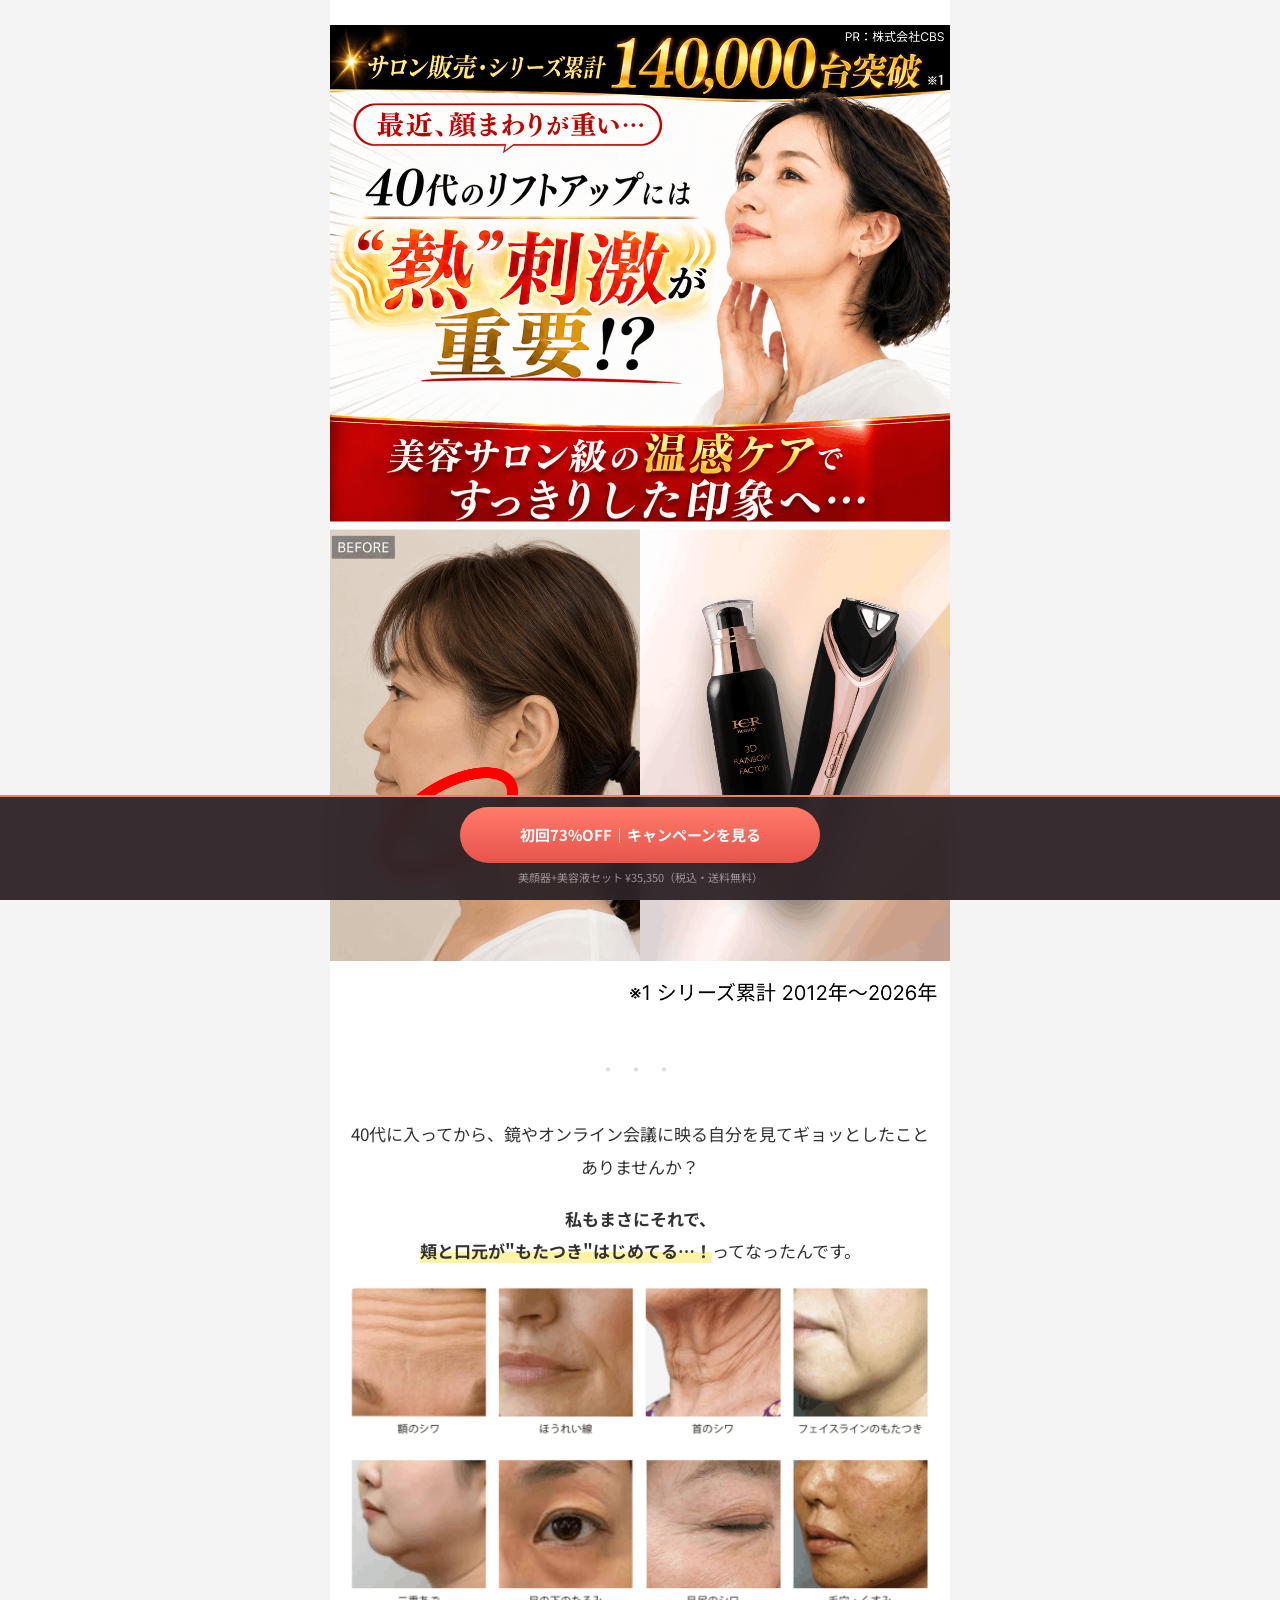
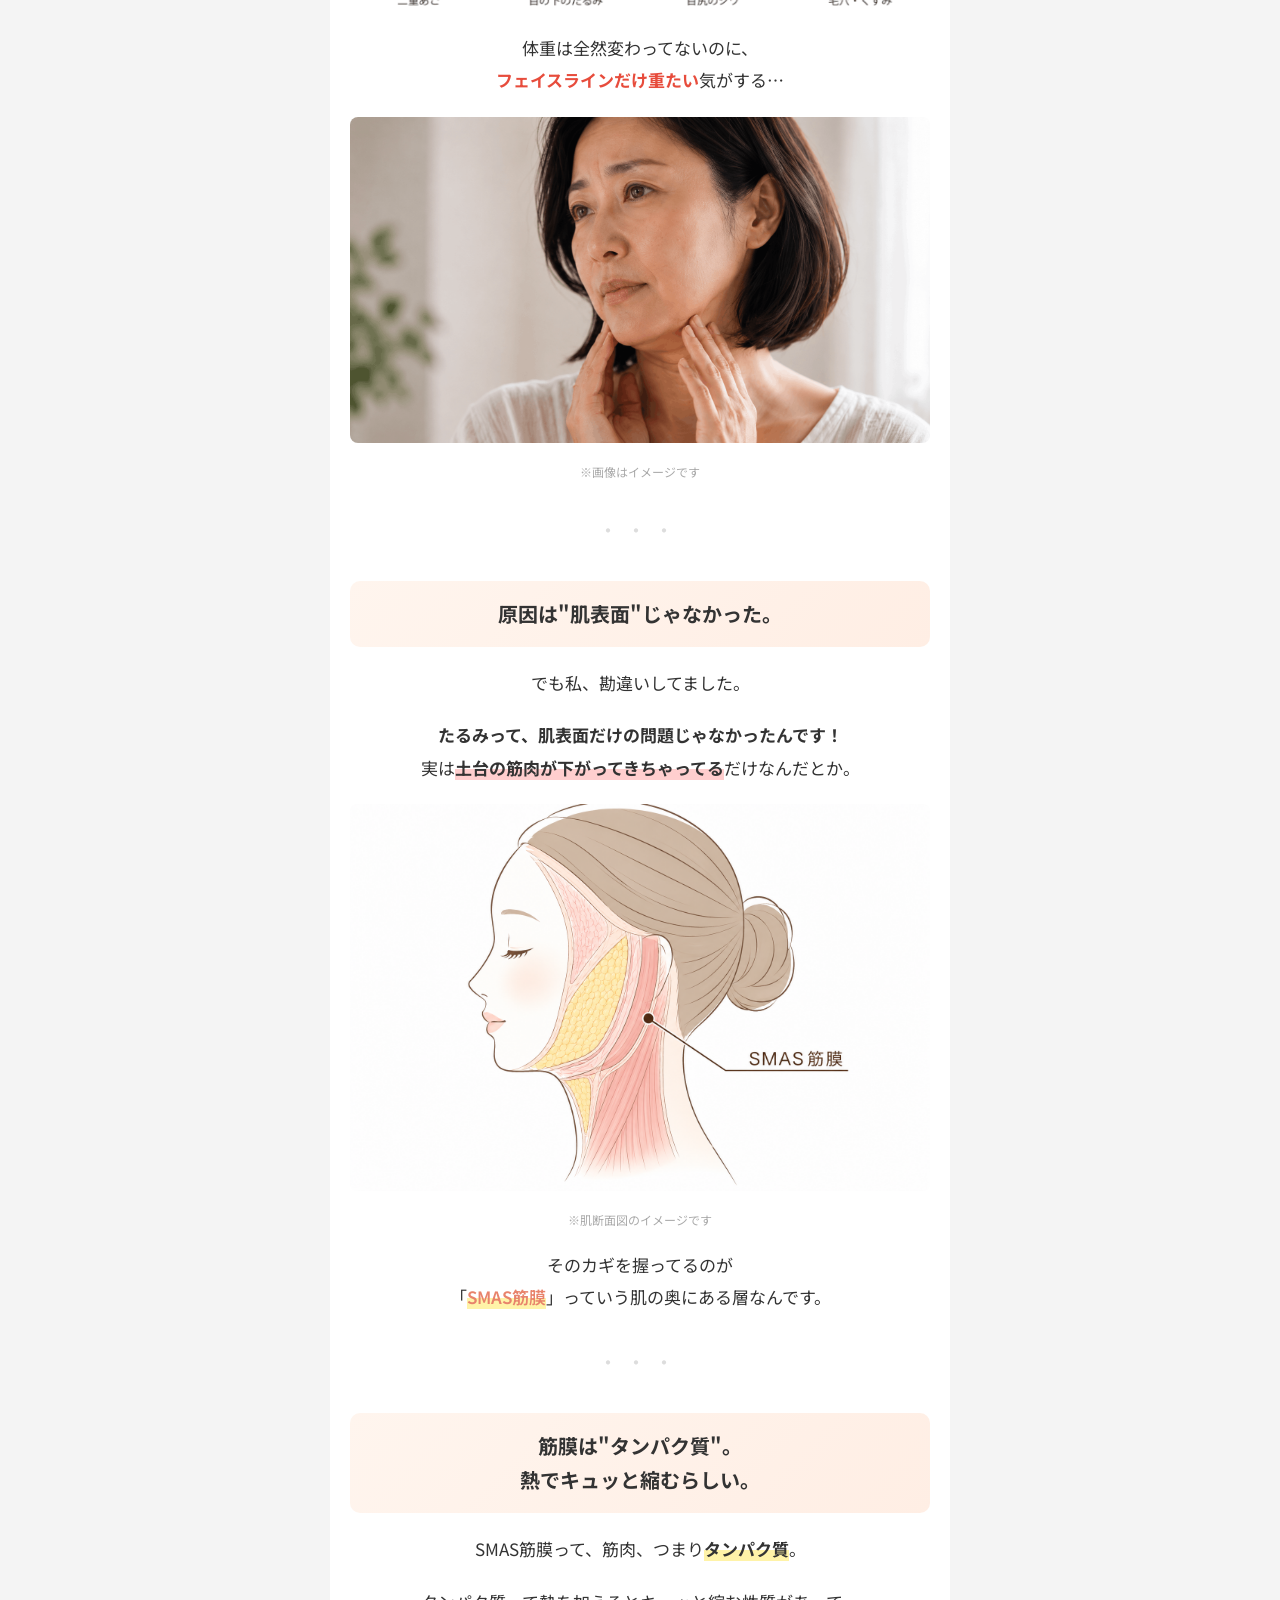
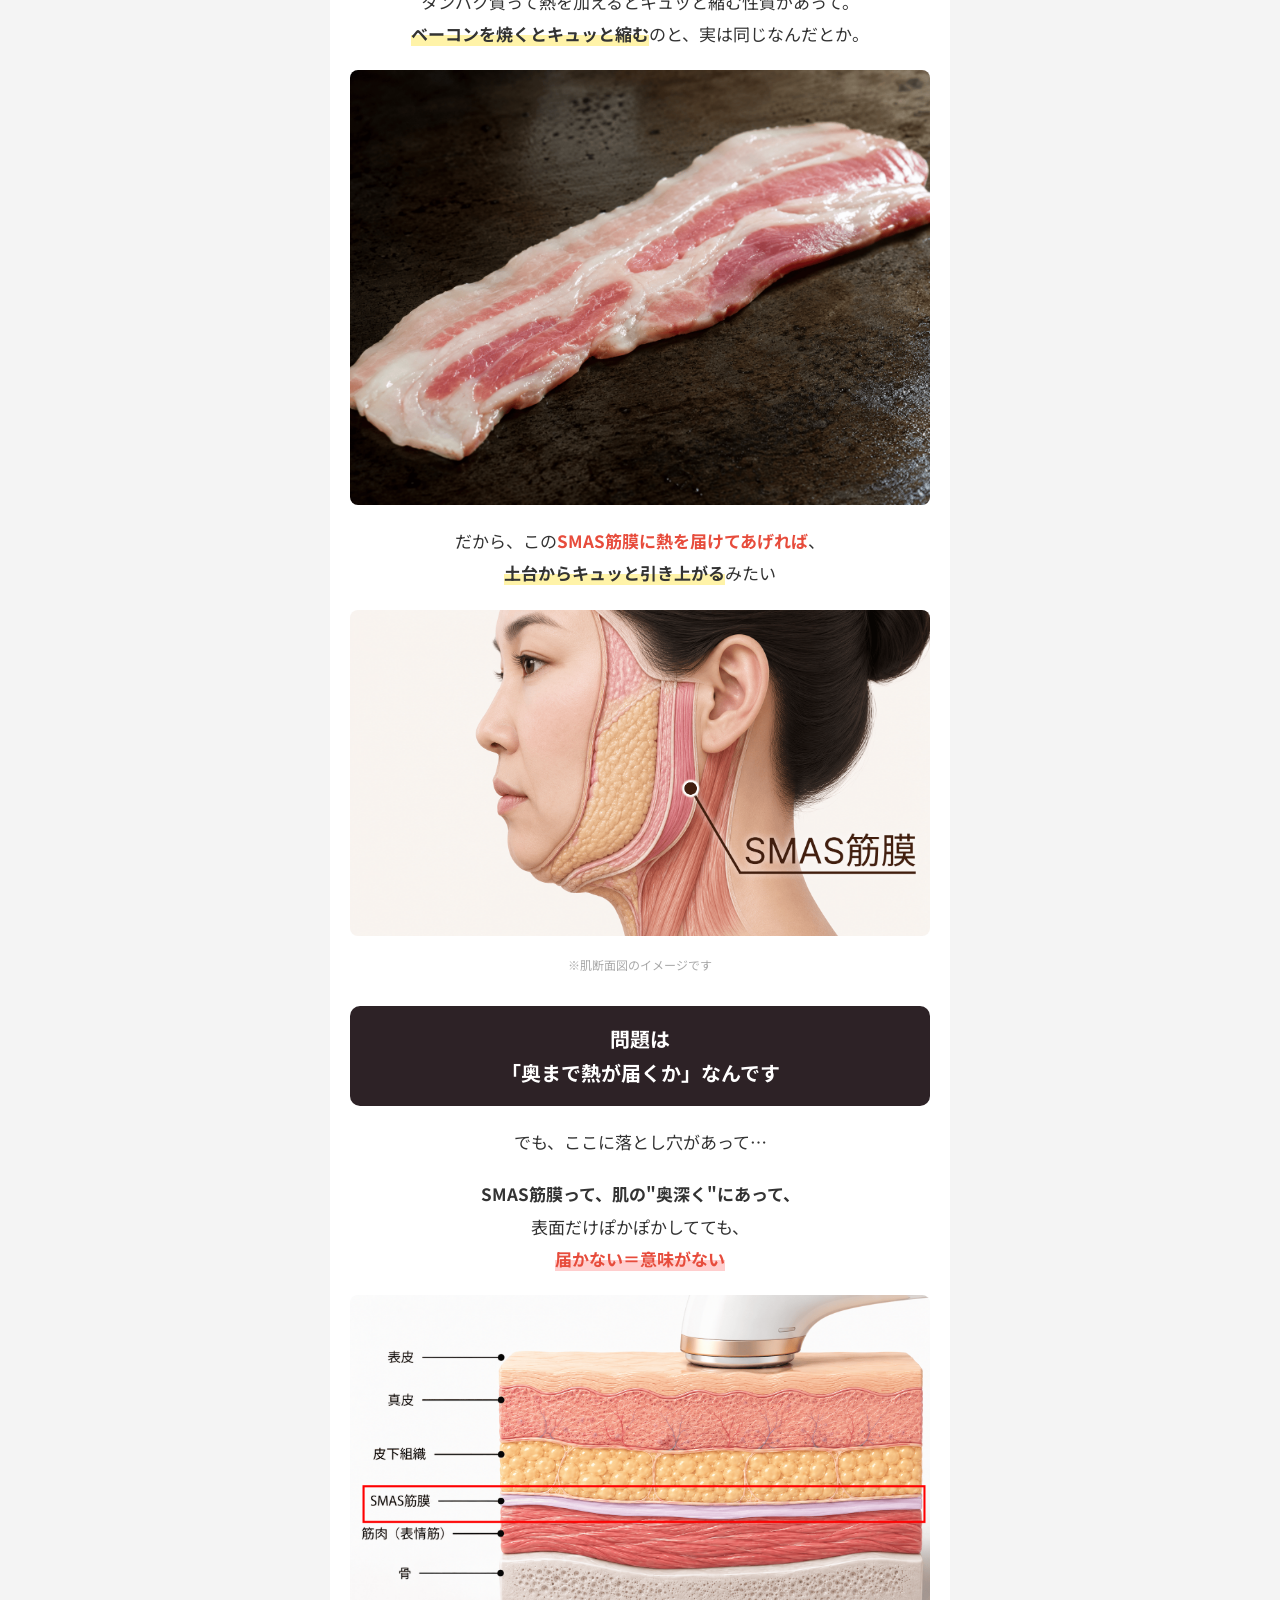
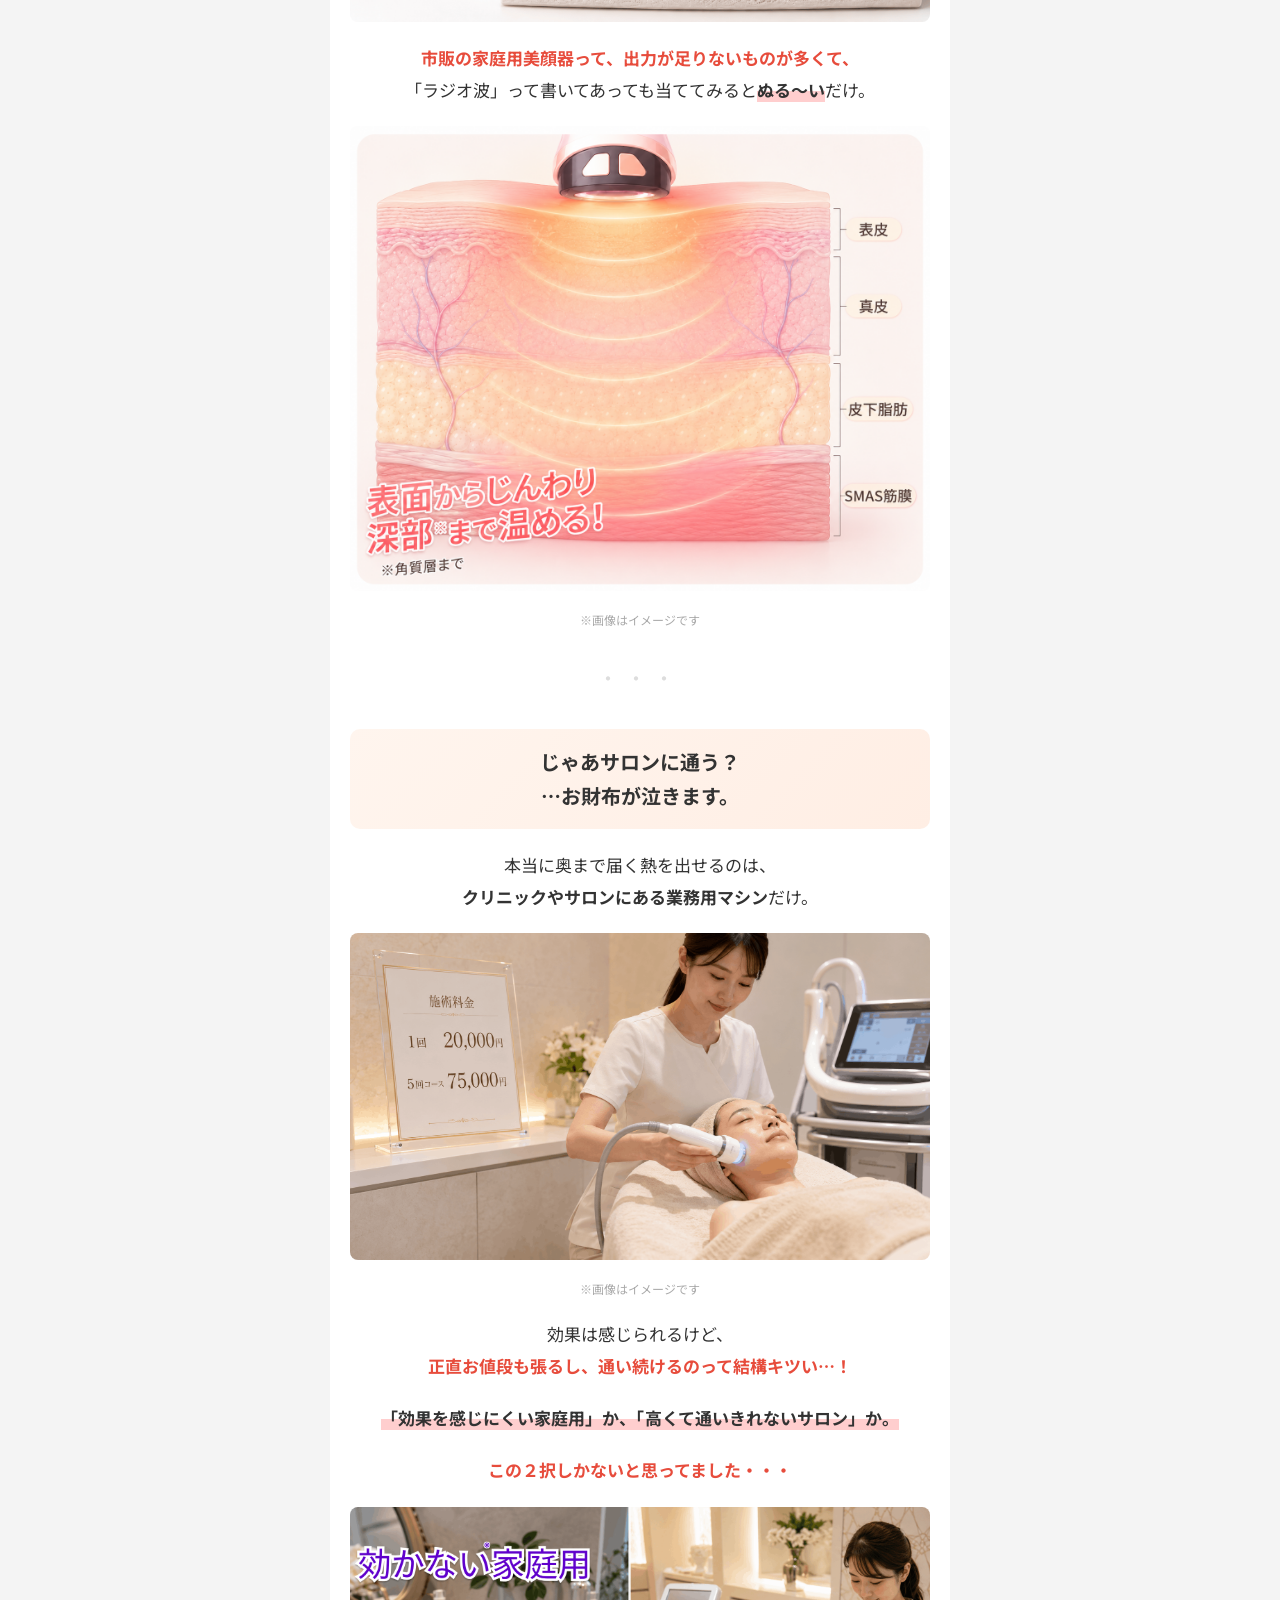
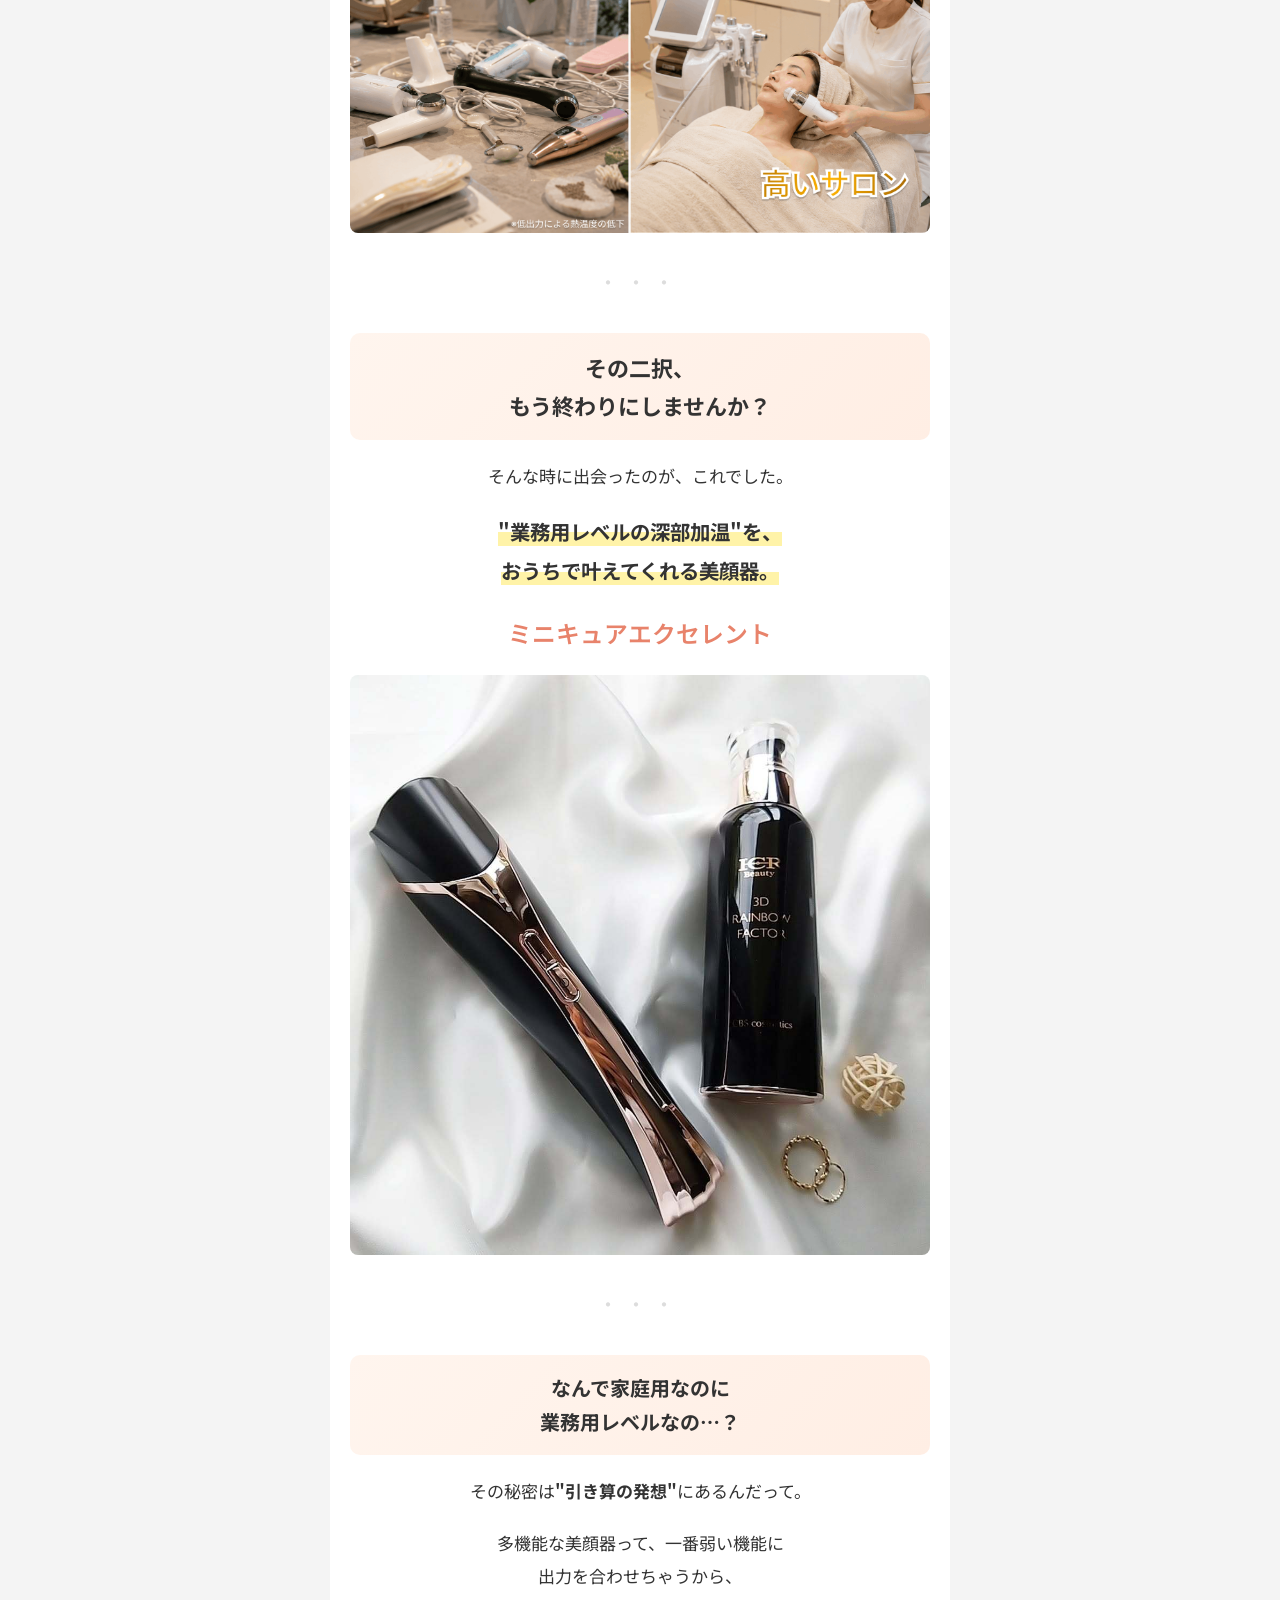
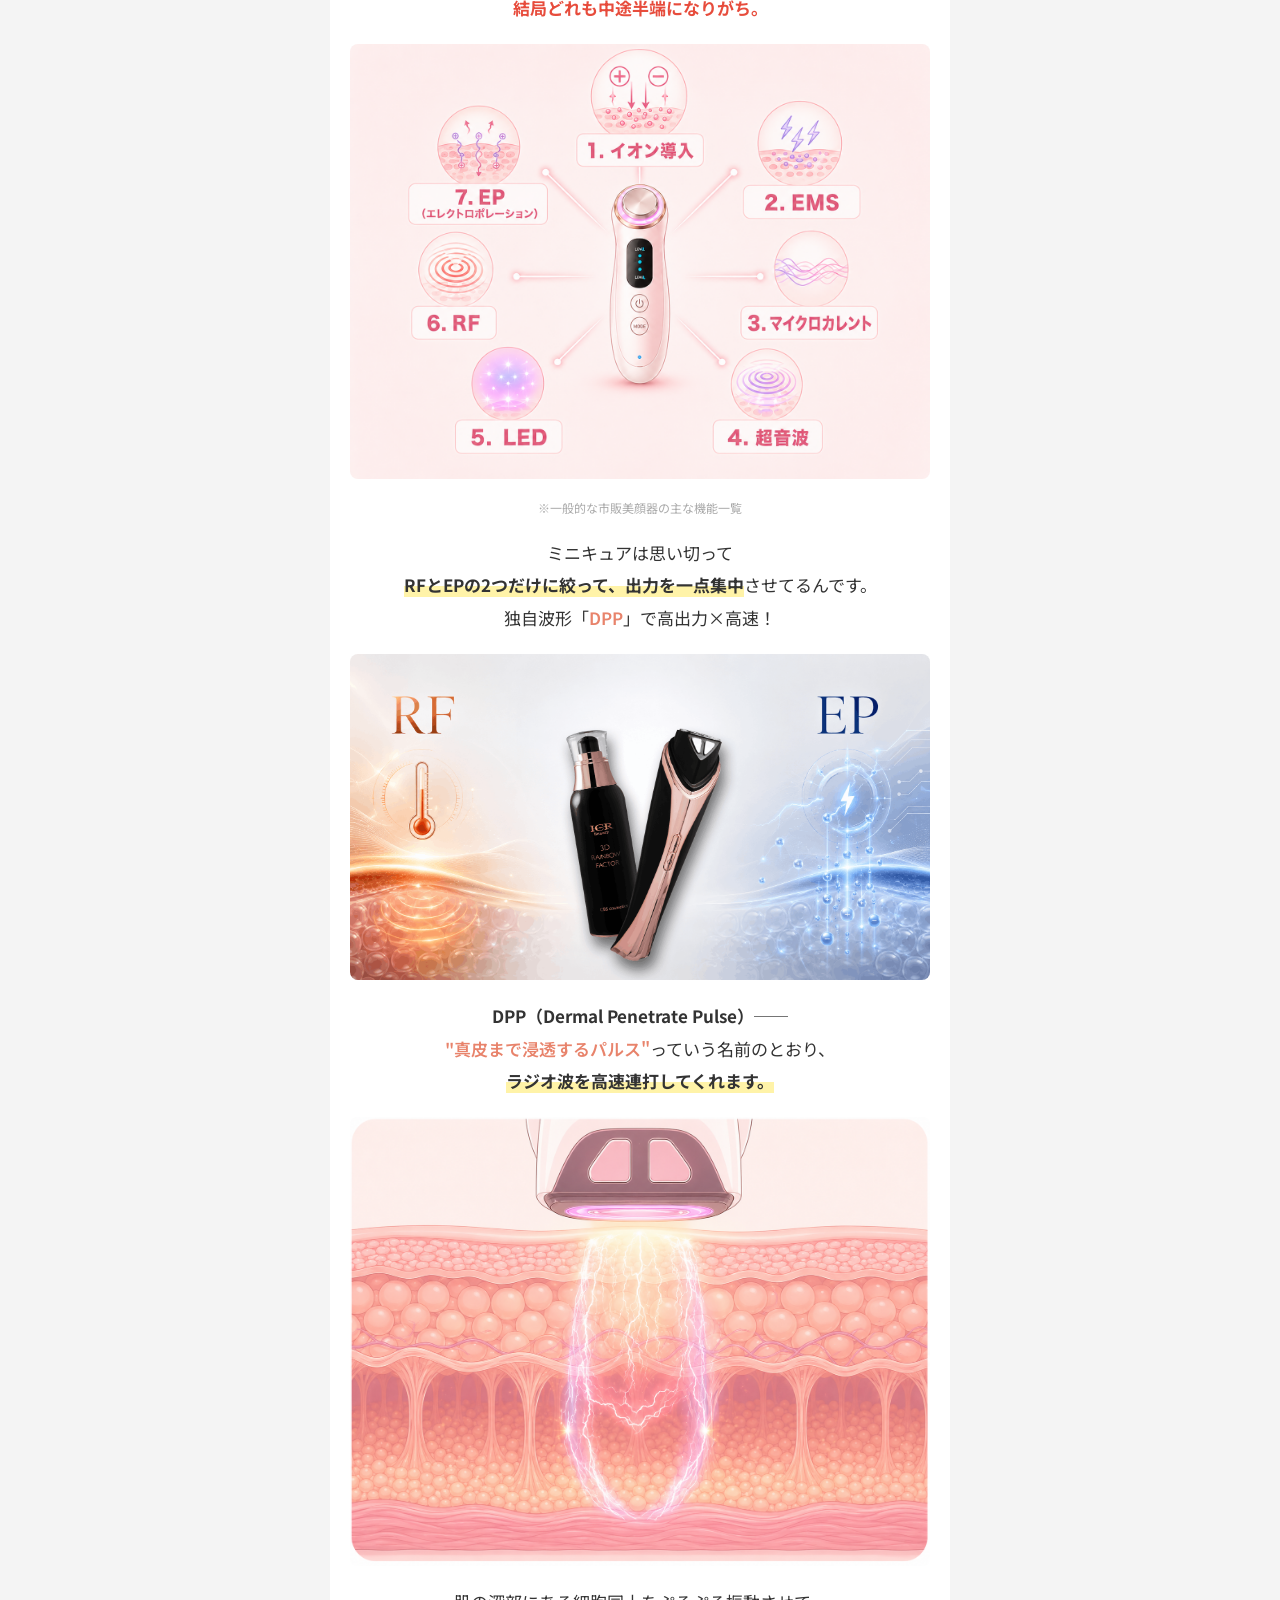
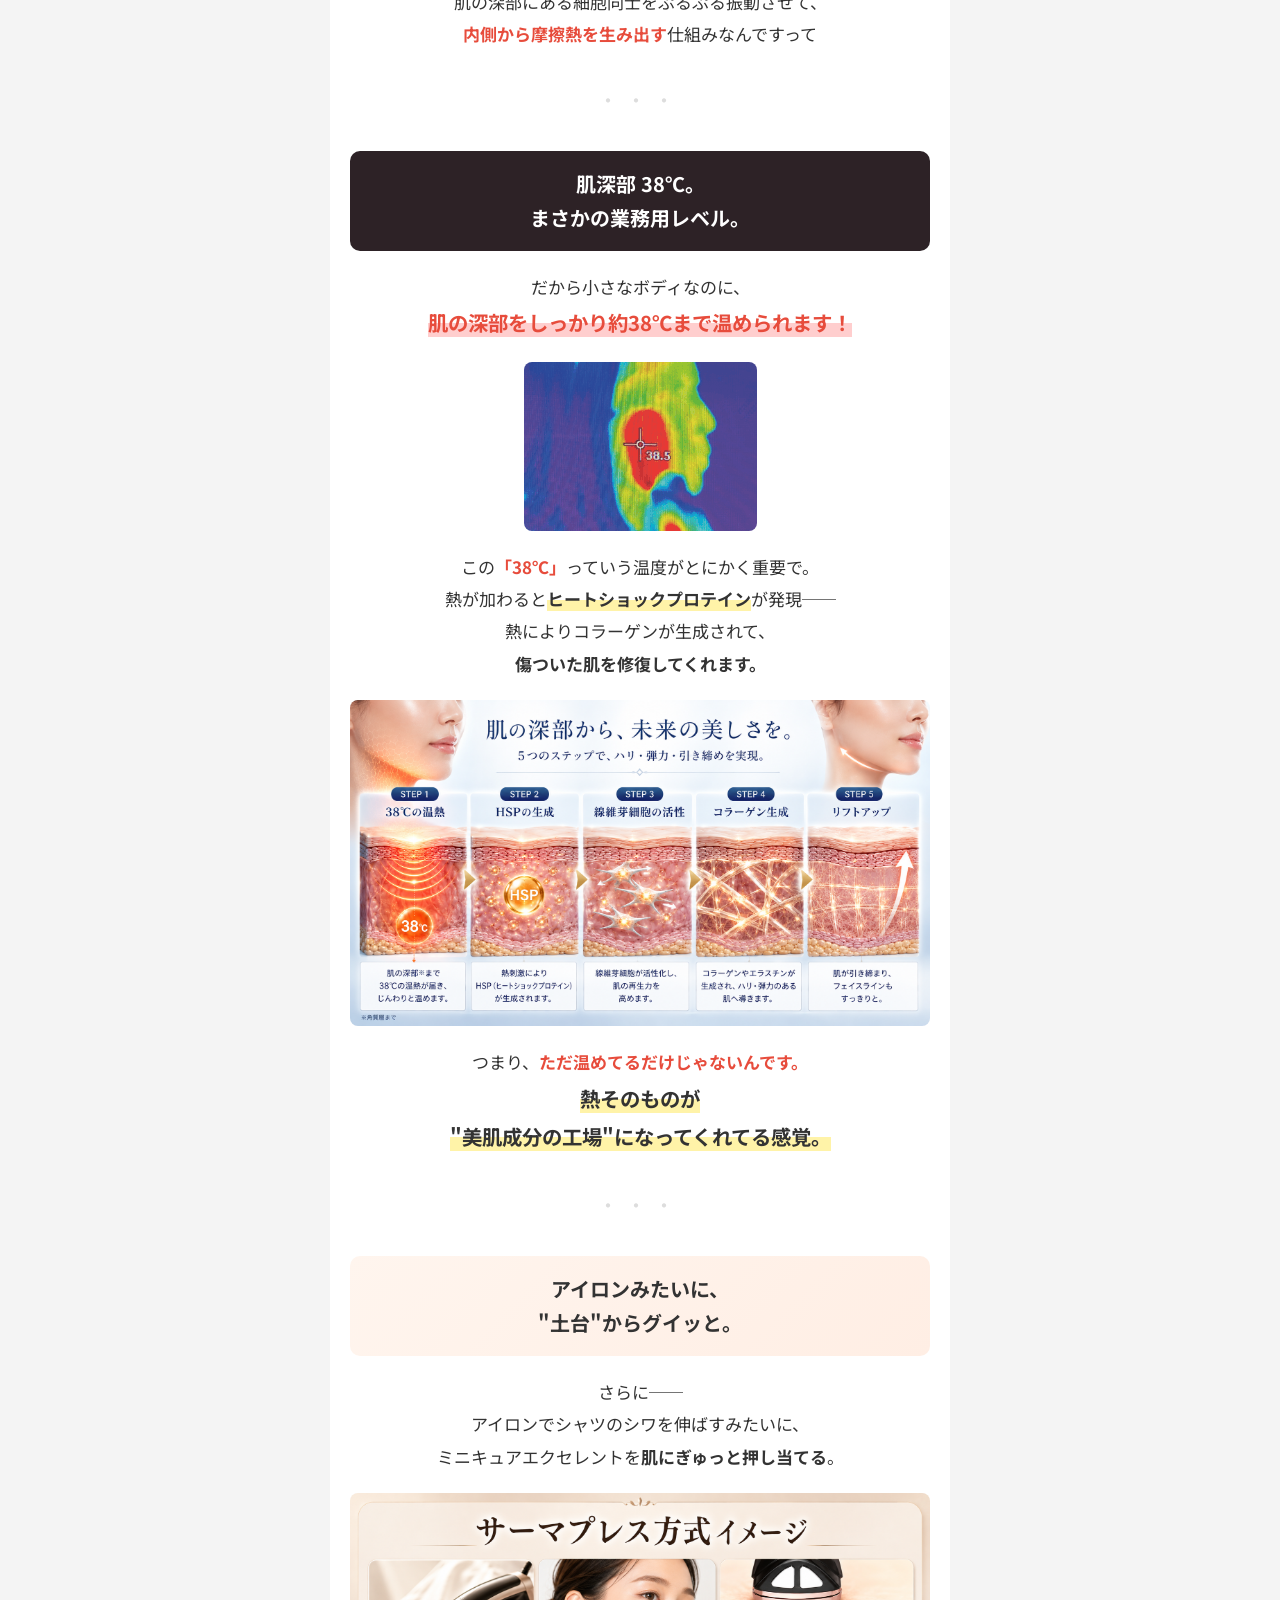
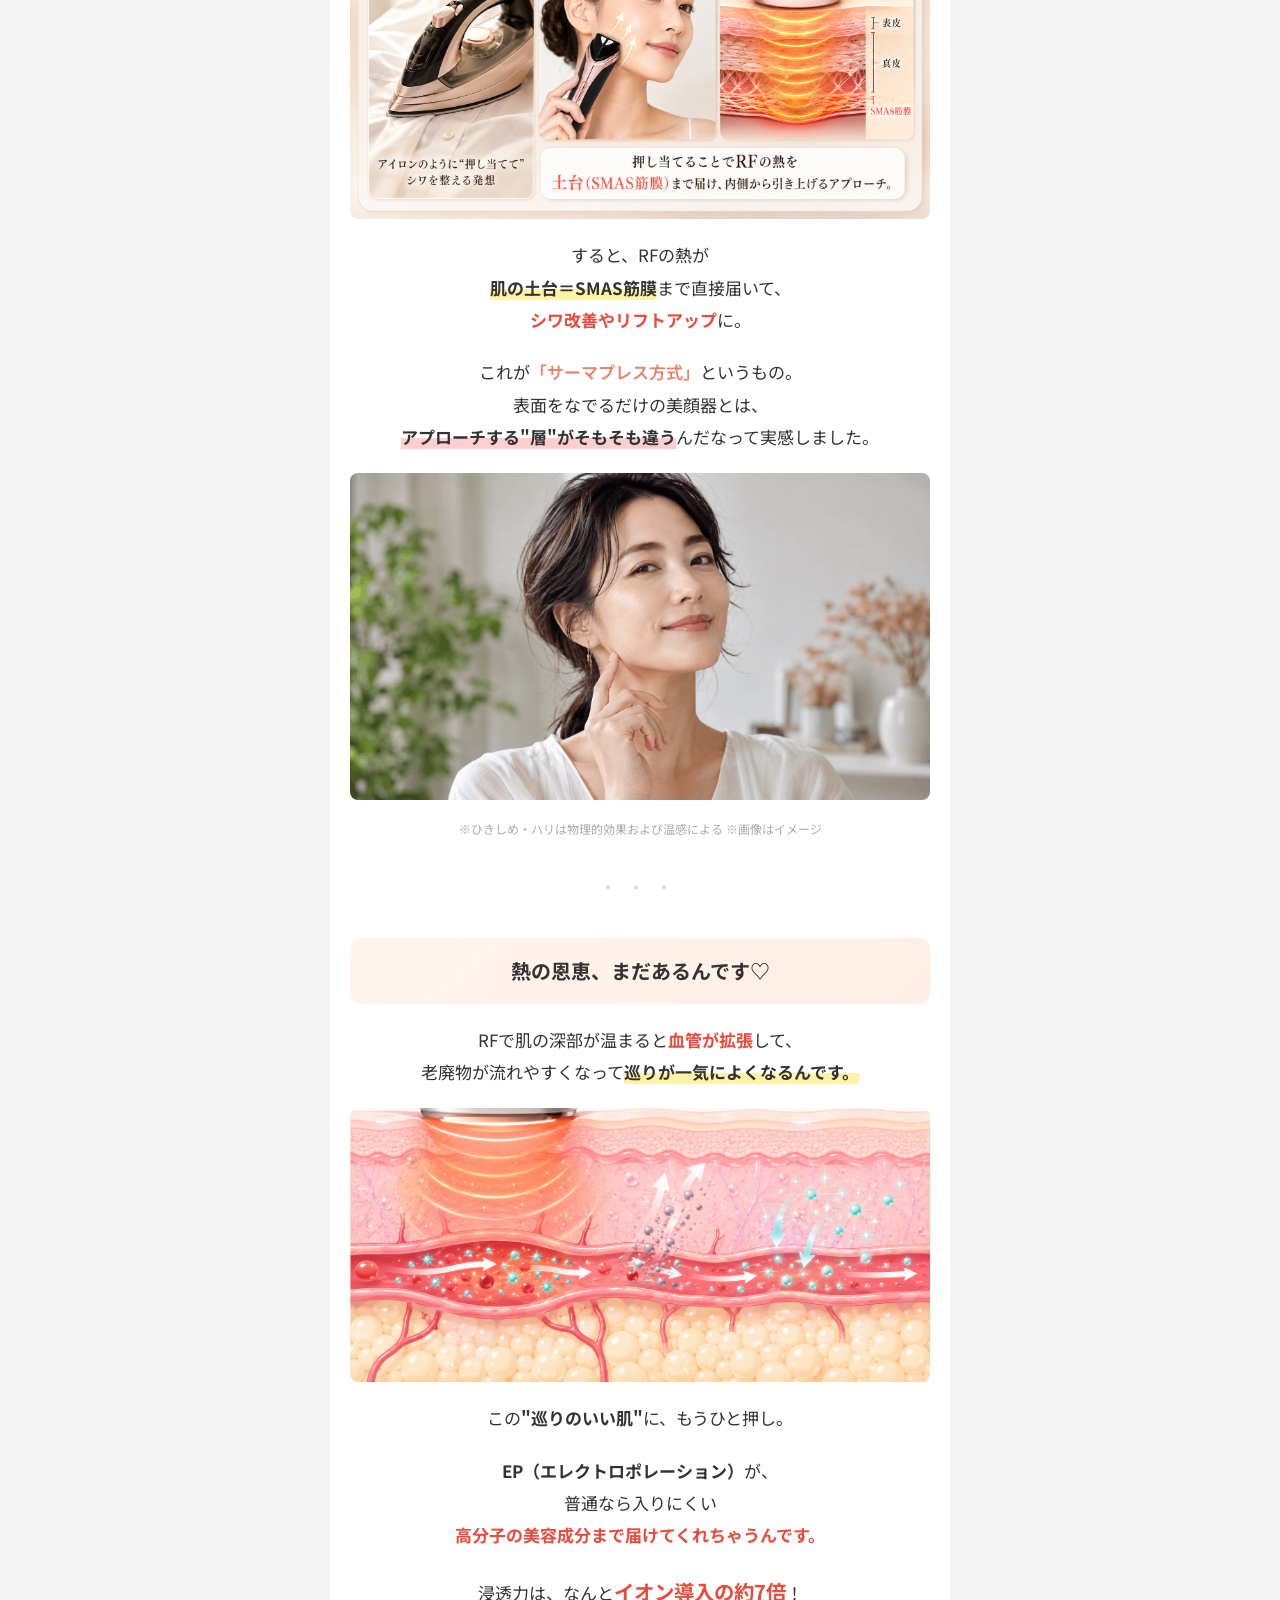
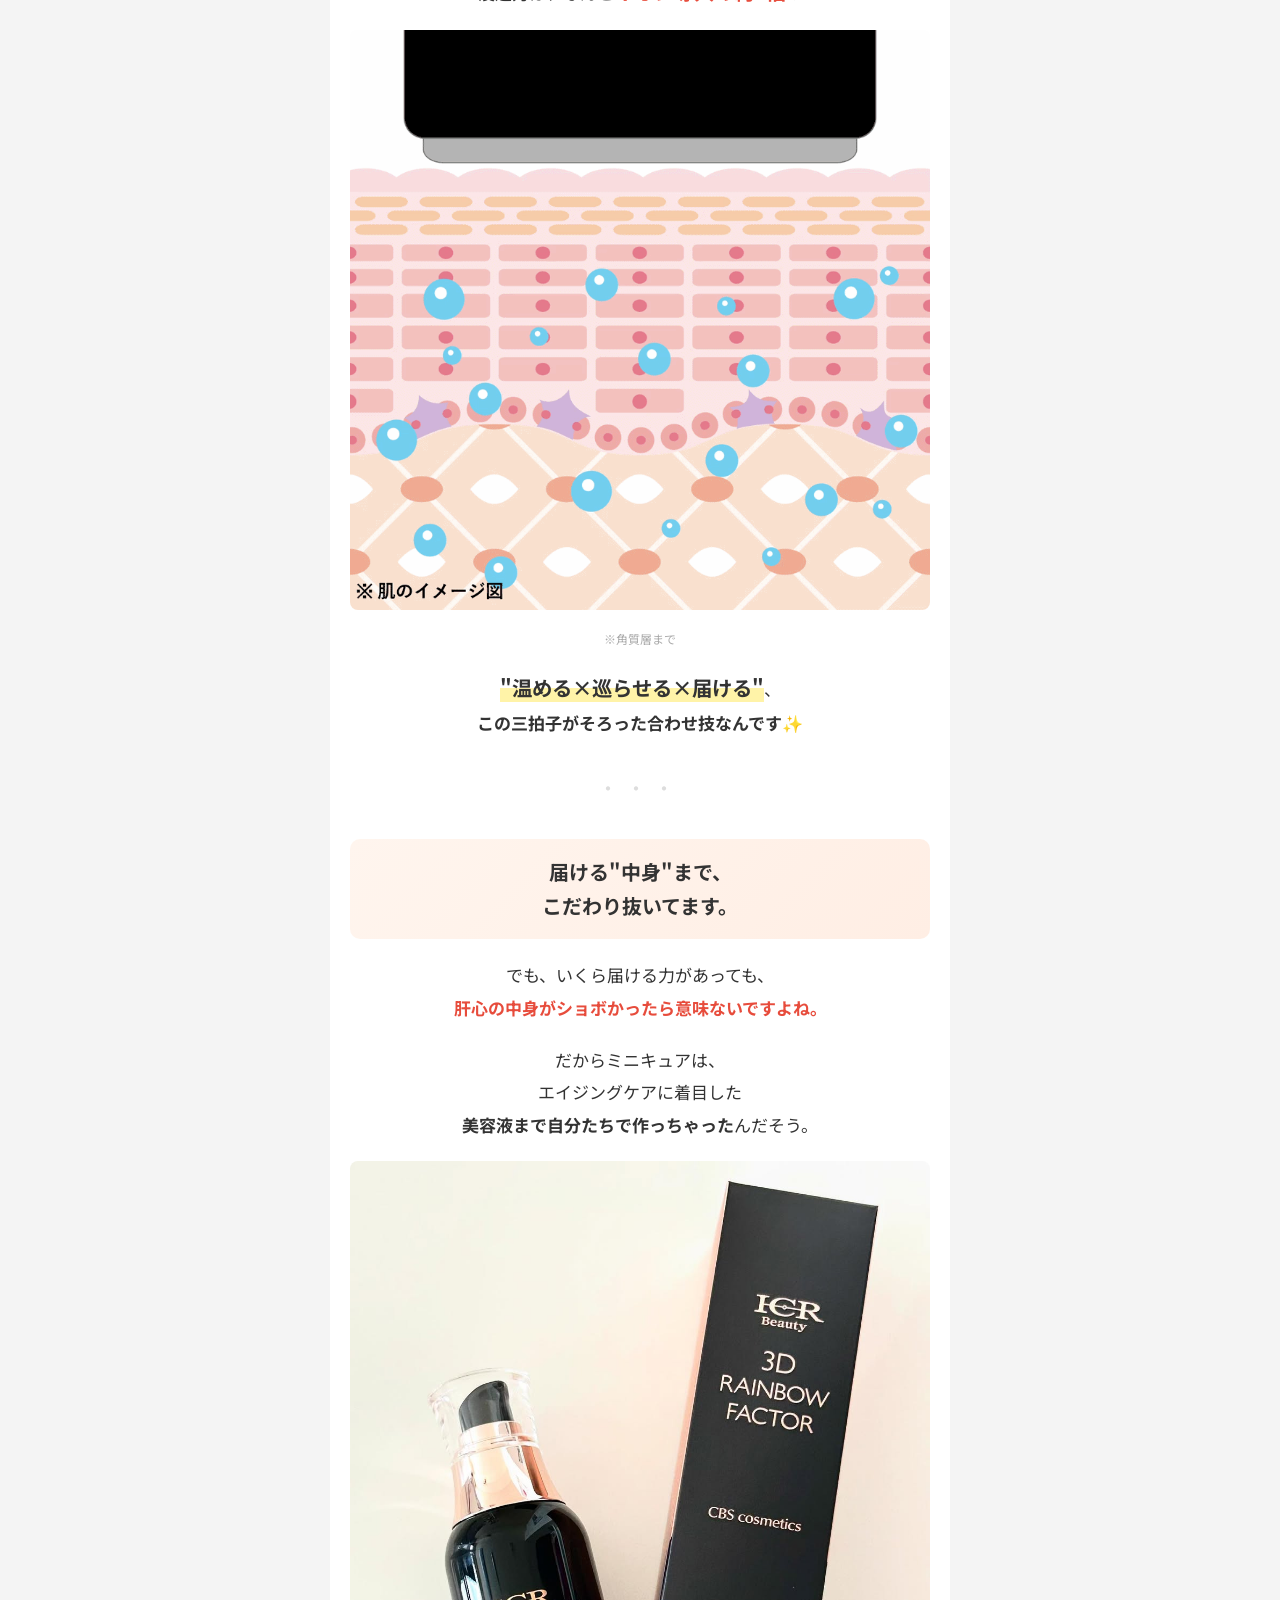
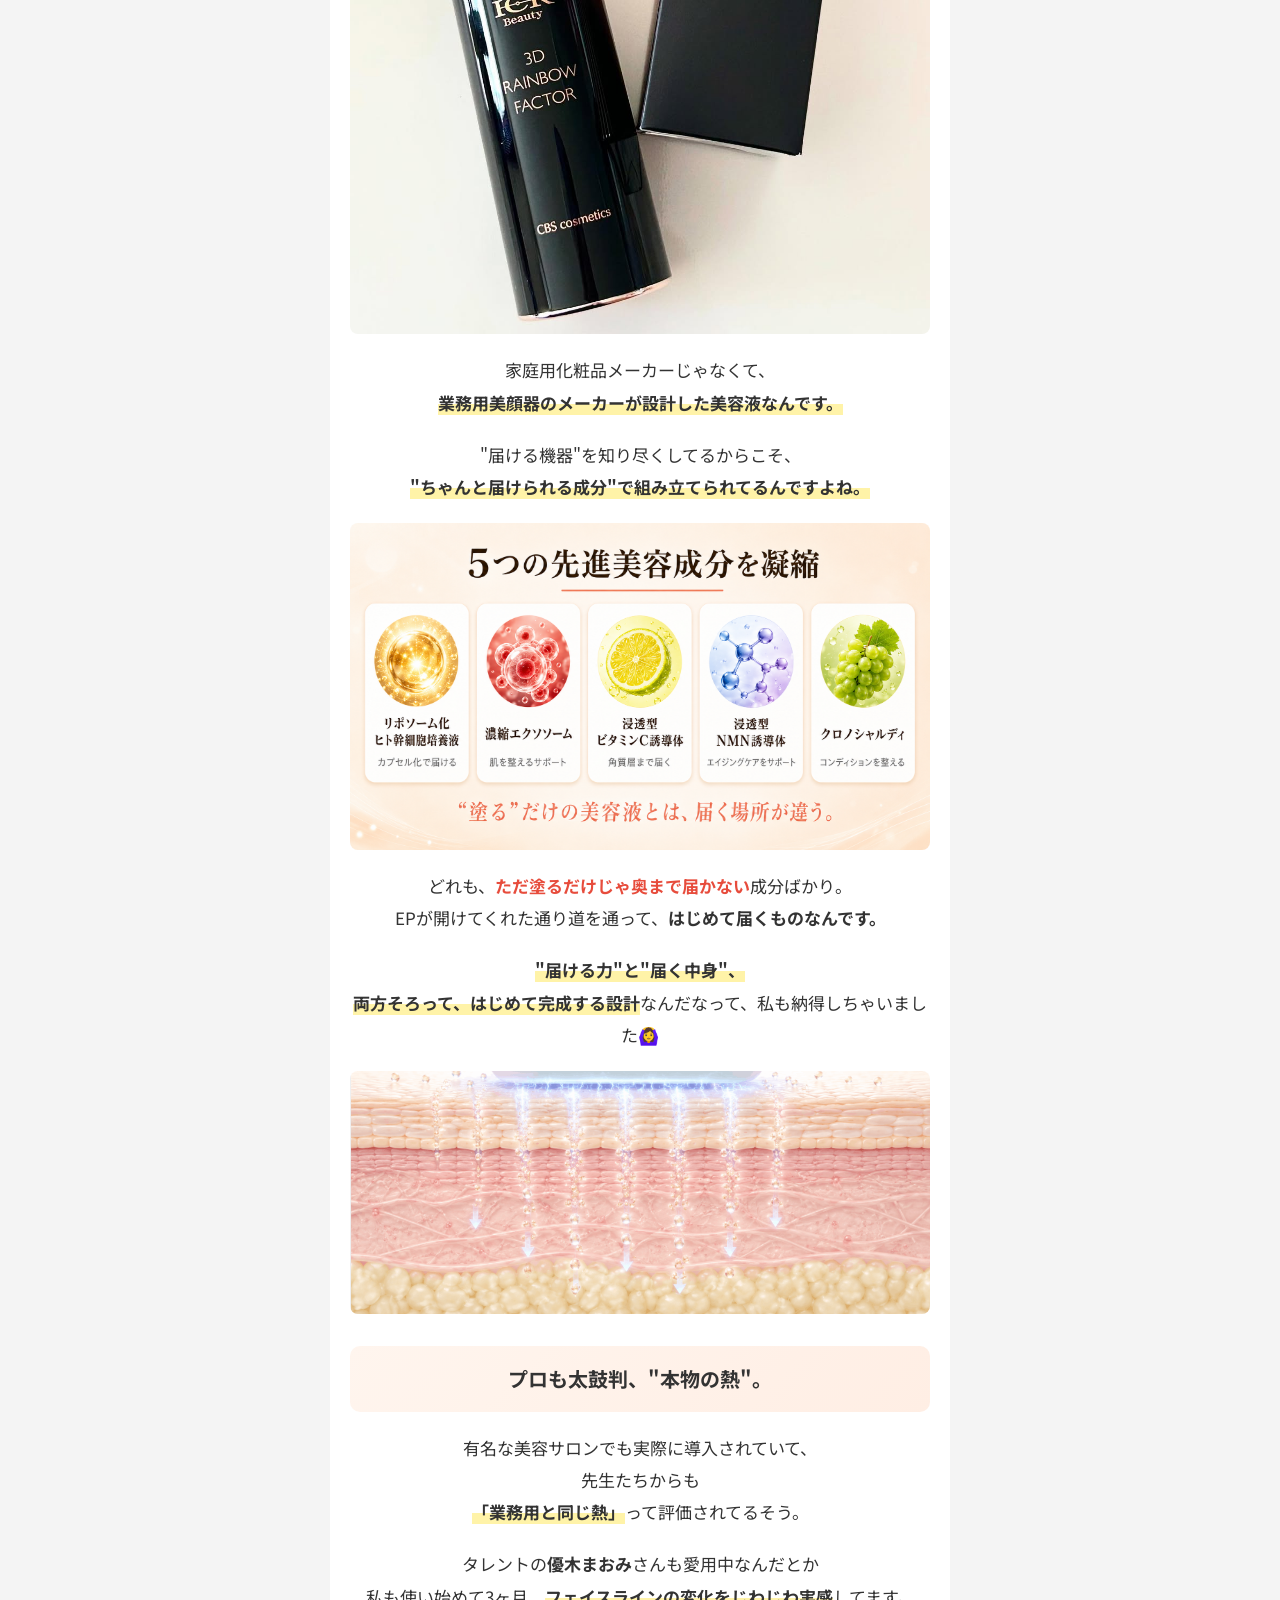
<file: index_heat.html>
<!DOCTYPE html>
<html lang="ja">
<head>
<meta charset="UTF-8">
<meta name="viewport" content="width=device-width, initial-scale=1.0">
<title>ミニキュアエクセレント｜記事LP</title>
<link rel="preconnect" href="https://fonts.googleapis.com">
<link href="https://fonts.googleapis.com/css2?family=Noto+Sans+JP:wght@400;500;700&display=swap" rel="stylesheet">
<style>
  * { margin: 0; padding: 0; box-sizing: border-box; }

  body {
    font-family: 'Noto Sans JP', sans-serif;
    font-size: 17px;
    line-height: 1.9;
    color: #333;
    background: #f4f4f4;
    -webkit-text-size-adjust: 100%;
  }

  .wrap {
    max-width: 620px;
    margin: 0 auto;
    background: #fff;
  }

  /* ── 本文 ── */
  .body {
    padding: 25px 20px 40px;
  }
  .body p {
    margin-bottom: 20px;
    text-align: center;
  }

  /* ── 画像プレースホルダー ── */
  .ph {
    width: 100%;
    display: flex;
    align-items: center;
    justify-content: center;
    flex-direction: column;
    font-size: 13px;
    font-weight: 700;
    color: #888;
    border-radius: 8px;
    margin: 20px 0;
    text-align: center;
    padding: 20px;
    gap: 6px;
  }
  .ph-light { background: #f5f5f5; color: #999; }
  .ph-accent { background: #fff5ee; color: #c97a5e; }
  .ph-s { min-height: 180px; }
  .ph-m { min-height: 260px; }
  .ph-l { min-height: 340px; }
  .ph .ph-no {
    display: inline-block;
    background: #e8836b;
    color: #fff;
    font-size: 12px;
    font-weight: 700;
    border-radius: 20px;
    padding: 2px 14px;
  }
  .ph .ph-desc {
    font-size: 11px;
    font-weight: 400;
    color: #aaa;
    line-height: 1.5;
  }

  .body img {
    max-width: 100%;
    height: auto;
    display: block;
    margin: 20px auto;
    border-radius: 8px;
  }

  /* ── 見出し ── */
  .heading {
    font-size: 20px;
    font-weight: 700;
    color: #333;
    line-height: 1.7;
    margin: 32px 0 20px;
    padding: 16px 20px;
    text-align: center;
    background: linear-gradient(135deg, #fff5ee, #ffeee4);
    border-radius: 10px;
  }
  .heading-dark {
    background: #2d2226;
    color: #fff;
  }

  /* ── テキスト装飾 ── */
  .marker-yellow {
    background: linear-gradient(transparent 55%, #fff3a8 55%);
  }
  .marker-red {
    background: linear-gradient(transparent 55%, #ffcece 55%);
  }
  .text-red { color: #e74c3c; font-weight: 700; }
  .text-bold { font-weight: 700; }
  .text-large { font-size: 1.2em; }
  .text-xl { font-size: 1.4em; }
  .text-small { font-size: 12px; color: #aaa; line-height: 1.5; }
  .text-orange { color: #e8836b; font-weight: 600; }

  /* ── 区切り ── */
  .divider {
    text-align: center;
    margin: 30px 0;
    color: #ddd;
    font-size: 20px;
    letter-spacing: 8px;
  }

  /* ── ポイントカード ── */
  .point-card {
    background: #fff;
    border: 2px solid #f0e0d0;
    border-radius: 14px;
    padding: 22px 20px;
    margin: 20px 0;
    text-align: center;
  }
  .point-card .point-title { font-size: 16px; font-weight: 700; color: #e8836b; margin-bottom: 8px; }
  .point-card .point-desc { font-size: 14px; line-height: 1.8; }

  /* ── 比較ボックス ── */
  .compare-box {
    display: flex;
    gap: 8px;
    margin: 24px 0;
  }
  .compare-item {
    flex: 1;
    padding: 16px 10px;
    border-radius: 12px;
    text-align: center;
  }
  .compare-before { background: #f5f0f0; border: 1px solid #e0d5d5; }
  .compare-after { background: #fff5ee; border: 2px solid #e8836b; }
  .compare-label { font-size: 11px; font-weight: 700; color: #e8836b; margin-bottom: 6px; }
  .compare-value { font-size: 18px; font-weight: 700; color: #333; }
  .compare-value small { font-size: 12px; }
  .compare-note { font-size: 11px; color: #999; margin-top: 4px; }

  /* ── UGCカード ── */
  .ugc-card {
    background: #fff;
    border: 1px solid #eee;
    border-radius: 14px;
    margin: 20px 0;
    overflow: hidden;
  }
  .ugc-header {
    display: flex;
    align-items: center;
    gap: 10px;
    padding: 12px 16px;
  }
  .ugc-avatar {
    width: 36px; height: 36px;
    border-radius: 50%;
    background: linear-gradient(135deg, #e8836b, #f0b429);
  }
  .ugc-name { font-size: 13px; font-weight: 700; color: #333; }
  .ugc-img {
    width: 100%;
    min-height: 240px;
    display: flex;
    align-items: center;
    justify-content: center;
    flex-direction: column;
    gap: 6px;
    background: #f9f5f2;
    font-size: 13px;
    color: #bbb;
  }
  .ugc-body {
    padding: 14px 16px;
  }
  .ugc-body .ugc-likes {
    font-size: 13px;
    font-weight: 700;
    color: #333;
    margin-bottom: 6px;
  }
  .ugc-body .ugc-caption {
    font-size: 14px;
    line-height: 1.7;
    color: #444;
    text-align: left;
  }
  .ugc-body .ugc-tags {
    font-size: 12px;
    color: #4682b4;
    margin-top: 4px;
    text-align: left;
  }
  .ugc-note {
    font-size: 10px;
    color: #bbb;
    text-align: center;
    margin-top: 6px;
    padding-bottom: 10px;
  }

  /* ── CTA ── */
  .cta-block {
    text-align: center;
    margin: 32px -20px;
    padding: 30px 20px;
    background: linear-gradient(180deg, #fff5ee, #ffeee4);
  }
  .cta-lead { font-size: 14px; color: #e8836b; margin-bottom: 6px; font-weight: 700; }
  .cta-offer { font-size: 28px; font-weight: 700; color: #e74c3c; margin-bottom: 4px; }
  .cta-offer small { font-size: 15px; font-weight: 400; }
  .cta-price-note { font-size: 13px; color: #999; margin-bottom: 16px; }
  .cta-button {
    display: block;
    width: 90%;
    max-width: 380px;
    margin: 0 auto 10px;
    padding: 18px 20px;
    background: linear-gradient(to bottom, #ff7b6b, #e8534b);
    color: #fff;
    text-align: center;
    font-size: 17px;
    font-weight: 700;
    border-radius: 50px;
    text-decoration: none;
    box-shadow: 0 4px 20px rgba(232,83,75,0.35);
    animation: popPulse 2s infinite;
  }
  .cta-sub { font-size: 11px; color: #999; margin-top: 6px; }
  @keyframes popPulse {
    0%, 100% { transform: scale(1); box-shadow: 0 4px 20px rgba(232,83,75,0.35); }
    50% { transform: scale(1.03); box-shadow: 0 6px 25px rgba(232,83,75,0.5); }
  }

  /* ── 注釈 ── */
  .note-box {
    background: #faf8f6;
    border: 1px solid #f0e0d0;
    border-radius: 10px;
    padding: 16px 18px;
    margin: 20px 0;
    font-size: 13px;
    line-height: 1.7;
    color: #888;
    text-align: left;
  }

  /* ── 固定CTA ── */
  .fixed-cta {
    position: fixed;
    bottom: 0; left: 0; right: 0;
    background: rgba(45,34,38,0.95);
    backdrop-filter: blur(8px);
    -webkit-backdrop-filter: blur(8px);
    padding: 10px 15px 12px;
    text-align: center;
    z-index: 9999;
    display: none;
    border-top: 2px solid #e8836b;
  }
  .fixed-cta a {
    display: inline-block;
    width: 90%;
    max-width: 360px;
    padding: 14px 20px;
    background: linear-gradient(to bottom, #ff7b6b, #e8534b);
    color: #fff;
    font-size: 15px;
    font-weight: 700;
    border-radius: 50px;
    text-decoration: none;
    animation: popPulse 2s infinite;
  }
  .fixed-cta-note { font-size: 11px; color: rgba(255,255,255,0.5); margin-top: 4px; }

  /* ── フッター ── */
  .footer {
    padding: 30px 20px;
    background: #2d2226;
    text-align: center;
    color: rgba(255,255,255,0.4);
    font-size: 11px;
    line-height: 2;
  }
  .footer a { color: rgba(255,255,255,0.5); text-decoration: underline; }

  @media (min-width: 920px) {
    .wrap { width: 620px; }
  }
  @media (max-width: 380px) {
    body { font-size: 16px; }
    .heading { font-size: 18px; }
  }
</style>
</head>
<body>

<div class="wrap">

  <!-- ===== 本文 ===== -->
  <div class="body">

    <!-- ===== FV ===== -->
    <img src="https://dmj4719.github.io/article-lp/images_heat/01.png" alt="FV" style="width:calc(100% + 40px);max-width:calc(100% + 40px);margin:0 -20px;border-radius:0;display:block;">

    <div class="divider">・・・</div>

    <!-- ===== ① 悩み導入 ===== -->
    <p>
      40代に入ってから、鏡やオンライン会議に映る自分を見てギョッとしたことありませんか？
    </p>
    <p>
      <span class="text-bold">私もまさにそれで、</span><br>
      <span class="marker-yellow text-bold">頬と口元が"もたつき"はじめてる…！</span>ってなったんです。
    </p>

    <img src="https://dmj4719.github.io/article-lp/images_heat/1-1.png" alt="画像1-1">

    <p>
      体重は全然変わってないのに、<br>
      <span class="text-red">フェイスラインだけ重たい</span>気がする…
    </p>

    <img src="https://dmj4719.github.io/article-lp/images_heat/1-2.png" alt="画像1-2">
    <p class="text-small" style="text-align:center;">※画像はイメージです</p>

    <div class="divider">・・・</div>

    <!-- ===== ② SMAS教育（画像なし） ===== -->
    <h2 class="heading">原因は"肌表面"じゃなかった。</h2>

    <p>
      でも私、勘違いしてました。
    </p>
    <p>
      <span class="text-bold">たるみって、肌表面だけの問題じゃなかったんです！</span><br>
      実は<span class="marker-red text-bold">土台の筋肉が下がってきちゃってる</span>だけなんだとか。
    </p>

    <img src="https://dmj4719.github.io/article-lp/images_heat/03.png" alt="SMASが収縮して持ち上がる図">
    <p class="text-small" style="text-align:center;">※肌断面図のイメージです</p>

    <p>
      そのカギを握ってるのが<br>
      「<span class="marker-yellow text-bold text-orange">SMAS筋膜</span>」っていう肌の奥にある層なんです。
    </p>

    <div class="divider">・・・</div>

    <!-- ===== ③ タンパク質＝熱で縮む ===== -->
    <h2 class="heading">筋膜は"タンパク質"。<br>熱でキュッと縮むらしい。</h2>

    <p>
      SMAS筋膜って、筋肉、つまり<span class="marker-yellow text-bold">タンパク質</span>。
    </p>
    <p>
      タンパク質って熱を加えるとキュッと縮む性質があって。<br>
      <span class="marker-yellow text-bold">ベーコンを焼くとキュッと縮む</span>のと、実は同じなんだとか。
    </p>

    <img src="https://dmj4719.github.io/article-lp/images_heat/02.gif" alt="ベーコンが縮む様子">

    <p>
      だから、この<span class="text-red">SMAS筋膜に熱を届けてあげれば</span>、<br>
      <span class="marker-yellow text-bold">土台からキュッと引き上がる</span>みたい
    </p>

    <img src="https://dmj4719.github.io/article-lp/images_heat/03b.gif" alt="SMASが熱で引き上がる図">
    <p class="text-small" style="text-align:center;">※肌断面図のイメージです</p>

    <!-- ===== ④ 奥まで届くか ===== -->
    <h2 class="heading heading-dark">問題は<br>「奥まで熱が届くか」なんです</h2>

    <p>
      でも、ここに落とし穴があって…
    </p>
    <p>
      <span class="text-bold">SMAS筋膜って、肌の"奥深く"にあって、</span><br>
      表面だけぽかぽかしてても、<br>
      <span class="marker-red text-bold text-red">届かない＝意味がない</span>
    </p>

    <img src="https://dmj4719.github.io/article-lp/images_heat/04.gif" alt="SMASは奥にあってぬるい温度じゃ届かない様子">

    <p>
      <span class="text-red text-bold">市販の家庭用美顔器って、出力が足りないものが多くて、</span><br>
      「ラジオ波」って書いてあっても当ててみると<span class="marker-red text-bold">ぬる〜い</span>だけ。
    </p>

    <img src="https://dmj4719.github.io/article-lp/images_heat/05.png" alt="表面だけ温まる図 vs 深部まで届く図の対比">
    <p class="text-small" style="text-align:center;">※画像はイメージです</p>

    <div class="divider">・・・</div>

    <!-- ===== ⑤ サロン？＝高い・通う ===== -->
    <h2 class="heading">じゃあサロンに通う？<br>…お財布が泣きます。</h2>

    <p>
      本当に奥まで届く熱を出せるのは、<br>
      <span class="text-bold">クリニックやサロンにある業務用マシン</span>だけ。
    </p>

    <img src="https://dmj4719.github.io/article-lp/images_heat/06.png" alt="サロンで施術を受ける女性">
    <p class="text-small" style="text-align:center;">※画像はイメージです</p>

    <p>
      効果は感じられるけど、<br>
      <span class="text-red">正直お値段も張るし、通い続けるのって結構キツい…！</span>
    </p>
    <p>
      <span class="marker-red text-bold">「効果を感じにくい家庭用」か、「高くて通いきれないサロン」か。</span>
    </p>
    <p>
      <span class="text-red">この２択しかないと思ってました・・・</span>
    </p>

    <img src="https://dmj4719.github.io/article-lp/images_heat/07.png" alt="比較図">

    <div class="divider">・・・</div>

    <!-- ===== 製品リビール ===== -->
    <h2 class="heading" style="font-size:22px;">その二択、<br>もう終わりにしませんか？</h2>

    <p>
      そんな時に出会ったのが、これでした。
    </p>
    <p>
      <span class="marker-yellow text-bold text-large">"業務用レベルの深部加温"を、</span><br>
      <span class="marker-yellow text-bold text-large">おうちで叶えてくれる美顔器。</span>
    </p>
    <p>
      <span class="text-bold text-xl text-orange">ミニキュアエクセレント</span>
    </p>

    <img src="https://dmj4719.github.io/article-lp/images_heat/08.jpg" alt="ミニキュア本体ヒーローカット" id="triggerCta">

    <div class="divider">・・・</div>

    <!-- ===== ⑥ なぜ家庭用で業務用レベル？ ===== -->
    <h2 class="heading">なんで家庭用なのに<br>業務用レベルなの…？</h2>

    <p>
      その秘密は<span class="text-bold">"引き算の発想"</span>にあるんだって。
    </p>
    <p>
      多機能な美顔器って、一番弱い機能に<br>出力を合わせちゃうから、<br>
      <span class="text-red">結局どれも中途半端になりがち。</span>
    </p>

    <img src="https://dmj4719.github.io/article-lp/images_heat/09.png" alt="多機能機（出力分散）">
    <p class="text-small" style="text-align:center;">※一般的な市販美顔器の主な機能一覧</p>

    <p>
      ミニキュアは思い切って<br>
      <span class="marker-yellow text-bold">RFとEPの2つだけに絞って、出力を一点集中</span>させてるんです。<br>
      独自波形「<span class="text-bold text-orange">DPP</span>」で高出力×高速！
    </p>

    <img src="https://dmj4719.github.io/article-lp/images_heat/10.png" alt="ミニキュア（一点集中）の対比図">

    <p>
      <span class="text-bold">DPP（Dermal Penetrate Pulse）</span>──<br>
      <span class="text-orange">"真皮まで浸透するパルス"</span>っていう名前のとおり、<br>
      <span class="marker-yellow text-bold">ラジオ波を高速連打してくれます。</span>
    </p>

    <img src="https://dmj4719.github.io/article-lp/images_heat/new1.png" alt="DPP波形イメージ図">

    <p>
      肌の深部にある細胞同士をぷるぷる振動させて、<br>
      <span class="text-red text-bold">内側から摩擦熱を生み出す</span>仕組みなんですって
    </p>

    <div class="divider">・・・</div>

    <!-- ===== ⑦ 肌深部38℃ ===== -->
    <h2 class="heading heading-dark">肌深部 38℃。<br>まさかの業務用レベル。</h2>

    <p>
      だから小さなボディなのに、<br>
      <span class="marker-red text-red text-large">肌の深部をしっかり約38℃まで温められます！</span>
    </p>

    <img src="https://dmj4719.github.io/article-lp/images_heat/11.gif" alt="サーモグラフィー画像">

    <p>
      この<span class="text-red">「38℃」</span>っていう温度がとにかく重要で。<br>
      熱が加わると<span class="marker-yellow text-bold">ヒートショックプロテイン</span>が発現──<br>
      熱によりコラーゲンが生成されて、<br>
      <span class="text-bold">傷ついた肌を修復してくれます。</span>
    </p>

    <img src="https://dmj4719.github.io/article-lp/images_heat/new2.png" alt="ヒートショックプロテイン発現イメージ">

    <p>
      つまり、<span class="text-red text-bold">ただ温めてるだけじゃないんです。</span><br>
      <span class="marker-yellow text-bold text-large">熱そのものが<br>"美肌成分の工場"になってくれてる感覚。</span>
    </p>

    <div class="divider">・・・</div>

    <!-- ===== サーマプレス方式 ===== -->
    <h2 class="heading">アイロンみたいに、<br>"土台"からグイッと。</h2>

    <p>
      さらに──<br>
      アイロンでシャツのシワを伸ばすみたいに、<br>
      ミニキュアエクセレントを<span class="text-bold">肌にぎゅっと押し当てる</span>。
    </p>

    <img src="https://dmj4719.github.io/article-lp/images_heat/new3.png" alt="サーマプレス方式イメージ">

    <p>
      すると、RFの熱が<br>
      <span class="marker-yellow text-bold">肌の土台＝SMAS筋膜</span>まで直接届いて、<br>
      <span class="text-red text-bold">シワ改善やリフトアップ</span>に。
    </p>
    <p>
      これが<span class="text-bold text-orange">「サーマプレス方式」</span>というもの。<br>
      表面をなでるだけの美顔器とは、<br>
      <span class="marker-red text-bold">アプローチする"層"がそもそも違う</span>んだなって実感しました。
    </p>

    <img src="https://dmj4719.github.io/article-lp/images_heat/12.png" alt="引き上げと肌の艶が出ているフェイスライン">
    <p class="text-small" style="text-align:center;">※ひきしめ・ハリは物理的効果および温感による ※画像はイメージ</p>

    <div class="divider">・・・</div>

    <!-- ===== 血管拡張→EP ===== -->
    <h2 class="heading">熱の恩恵、まだあるんです♡</h2>

    <p>
      RFで肌の深部が温まると<span class="text-red text-bold">血管が拡張</span>して、<br>
      老廃物が流れやすくなって<span class="marker-yellow text-bold">巡りが一気によくなるんです。</span>
    </p>

    <img src="https://dmj4719.github.io/article-lp/images_heat/new4.png" alt="血管拡張イメージ">

    <p>
      この<span class="text-bold">"巡りのいい肌"</span>に、もうひと押し。
    </p>
    <p>
      <span class="text-bold">EP（エレクトロポレーション）</span>が、<br>
      普通なら入りにくい<br>
      <span class="text-red">高分子の美容成分まで届けてくれちゃうんです。</span>
    </p>
    <p>
      浸透力は、なんと<span class="text-red text-large">イオン導入の約7倍</span>！
    </p>

    <img src="https://dmj4719.github.io/article-lp/images_heat/13.gif" alt="EP＝細胞に通り道を作り、美容液が奥へ届く図">
    <p class="text-small" style="text-align:center;">※角質層まで</p>

    <p>
      <span class="marker-yellow text-bold text-large">"温める×巡らせる×届ける"</span>、<br>
      <span class="text-bold">この三拍子がそろった合わせ技なんです✨</span>
    </p>

    <div class="divider">・・・</div>

    <!-- ===== ⑨ 専用美容液 ===== -->
    <h2 class="heading">届ける"中身"まで、<br>こだわり抜いてます。</h2>

    <p>
      でも、いくら届ける力があっても、<br>
      <span class="text-red">肝心の中身がショボかったら意味ないですよね。</span>
    </p>
    <p>
      だからミニキュアは、<br>エイジングケアに着目した<br><span class="text-bold">美容液まで自分たちで作っちゃった</span>んだそう。
    </p>

    <img src="https://dmj4719.github.io/article-lp/images_heat/14.jpg" alt="美容液ボトル＋主要成分アイコン">

    <p>
      家庭用化粧品メーカーじゃなくて、<br>
      <span class="marker-yellow text-bold">業務用美顔器のメーカーが設計した美容液なんです。</span>
    </p>
    <p>
      "届ける機器"を知り尽くしてるからこそ、<br>
      <span class="marker-yellow text-bold">"ちゃんと届けられる成分"で組み立てられてるんですよね。</span>
    </p>

    <img src="https://dmj4719.github.io/article-lp/images_heat/14b.png" alt="主要成分アイコン図">

    <p>
      どれも、<span class="text-red">ただ塗るだけじゃ奥まで届かない</span>成分ばかり。<br>
      EPが開けてくれた通り道を通って、<span class="text-bold">はじめて届くものなんです。</span>
    </p>
    <p>
      <span class="marker-yellow text-bold">"届ける力"と"届く中身"、</span><br>
      <span class="marker-yellow text-bold">両方そろって、はじめて完成する設計</span>なんだなって、私も納得しちゃいました🙆‍♀️
    </p>

    <img src="https://dmj4719.github.io/article-lp/images_heat/16.png" alt="成分浸透イメージ">

    <!-- ===== ⑩ 実感・社会的証明 ===== -->
    <h2 class="heading">プロも太鼓判、"本物の熱"。</h2>

    <p>
      有名な美容サロンでも実際に導入されていて、<br>
      先生たちからも<br>
      <span class="marker-yellow text-bold">「業務用と同じ熱」</span>って評価されてるそう。
    </p>
    <p>
      タレントの<span class="text-bold">優木まおみ</span>さんも愛用中なんだとか<br>
      私も使い始めて3ヶ月、<span class="marker-yellow text-bold">フェイスラインの変化をじわじわ実感</span>してます。
    </p>

    <img src="https://dmj4719.github.io/article-lp/images_heat/17.png" alt="Before/After">
    <p class="text-small" style="text-align:center;">※物理的効果による ※個人の感想</p>

    <div class="divider">・・・</div>

    <!-- ===== ⑩-2 UGC ===== -->
    <h2 class="heading">みんなの声</h2>

    <p>
      実際に使っている人の投稿を見て、<br>
      私も背中を押されました。
    </p>

    <!-- UGC① -->
    <div class="ugc-card">
      <div class="ugc-header">
        <div class="ugc-avatar"></div>
        <div class="ugc-name">@mariko_h.beauty</div>
      </div>
      <img src="https://dmj4719.github.io/article-lp/images_heat/18.jpg" alt="使用シーン" style="width:100%;margin:0;border-radius:0;">
      <div class="ugc-body">
        <div class="ugc-likes">♡ 1,243</div>
        <div class="ugc-caption">
          41でフェイスラインこんな?って焦って買ったけど大正解。
          これ、当てた瞬間からじんわり温かくて"効いてる感"がすごい🥹
          3分なのに顎まわりすっきり。もっと早く知りたかった😭
        </div>
        <div class="ugc-tags">#ミニキュアエクセレント #フェイスラインケア #おうち美容 #40代美容</div>
      </div>
      <div class="ugc-note">※個人の感想 ※物理的効果および温感による ※画像はイメージ</div>
    </div>

    <!-- UGC② -->
    <div class="ugc-card">
      <div class="ugc-header">
        <div class="ugc-avatar"></div>
        <div class="ugc-name">@yuki_salonfree</div>
      </div>
      <img src="https://dmj4719.github.io/article-lp/images_heat/19.jpg" alt="使用シーン" style="width:100%;margin:0;border-radius:0;">
      <div class="ugc-body">
        <div class="ugc-likes">♡ 2,011</div>
        <div class="ugc-caption">
          子育て落ち着いてサロン行く時間もなく…これに乗り換え。
          他の美顔器は"ぬるい"けど、これは奥からポカポカ＝まるで業務用の熱✨
          通わなくていいし、お財布にも顔にも優しい🥹
        </div>
        <div class="ugc-tags">#美顔器 #サロン級ケア #RF美顔器 #時短美容</div>
      </div>
      <div class="ugc-note">※個人の感想 ※効果には個人差があります ※画像はイメージ</div>
    </div>

    <!-- UGC③ -->
    <div class="ugc-card">
      <div class="ugc-header">
        <div class="ugc-avatar"></div>
        <div class="ugc-name">@nana_zubora_care</div>
      </div>
      <img src="https://dmj4719.github.io/article-lp/images_heat/20.jpg" alt="使用シーン" style="width:100%;margin:0;border-radius:0;">
      <div class="ugc-body">
        <div class="ugc-likes">♡ 876</div>
        <div class="ugc-caption">
          ズボラな私が続けられてる奇跡の美顔器😂
          週2の数分でいいのにハリが違う！メイクのノリまで変わってびっくり😳
          "たるみは熱でしか上がらない"って聞いて妙に納得した🙋‍♀️
        </div>
        <div class="ugc-tags">#おうちエステ #ながら美容 #ハリ肌 #40代スキンケア</div>
      </div>
      <div class="ugc-note">※個人の感想 ※物理的効果による ※画像はイメージ</div>
    </div>

    <div class="divider">・・・</div>

    <!-- ===== 使い方3ステップ ===== -->
    <h2 class="heading">使い方カンタン3ステップ</h2>

    <div class="point-card">
      <div class="point-icon">1</div>
      <div class="point-title">美容液をぬりぬり</div>
      <div class="point-desc">付属のヒト幹細胞美容液を顔に</div>
    </div>

    <video src="https://dmj4719.github.io/article-lp/images_fear/23.mp4" autoplay loop muted playsinline style="width:100%;border-radius:8px;margin:20px 0;display:block;"></video>

    <div class="point-card">
      <div class="point-icon">2</div>
      <div class="point-title">顎下・フェイスラインに当てる（8分）</div>
      <div class="point-desc">テレビ見ながらでOK！</div>
    </div>

    <video src="https://dmj4719.github.io/article-lp/images_fear/24.mp4" autoplay loop muted playsinline style="width:100%;border-radius:8px;margin:20px 0;display:block;"></video>

    <div class="point-card">
      <div class="point-icon">3</div>
      <div class="point-title">おしまい！</div>
      <div class="point-desc">オートOFFで勝手に終了。週2回でOK</div>
    </div>

    <img src="https://dmj4719.github.io/article-lp/images_heat/17.png" alt="Before/After">
    <p class="text-small" style="text-align:center;">※物理的効果による ※個人の感想</p>

    <!-- ===== CTA① ===== -->
    <div class="cta-block">
      <p class="cta-lead">＼ 初回限定キャンペーン中！ ／</p>
      <p class="cta-offer">73<small>%</small>OFF</p>
      <p class="cta-price-note">
        <span style="text-decoration:line-through;color:#bbb;">¥133,100</span> →
        <span class="text-red" style="font-size:22px;">¥35,350</span><small>（税込）</small><br>
        送料無料・メーカー保証1年付き
      </p>
      <a href="https://icrjapan.com/lp" class="cta-button" target="_blank" rel="noopener">キャンペーンを見る →</a>
      <p class="cta-sub">※ 美顔器本体＋ヒト幹細胞美容液セット</p>
    </div>

    <div class="divider">・・・</div>

    <!-- ===== ⑫ 不安解消 ===== -->
    <h2 class="heading">諦めなくて、<br>本当によかった。</h2>

    <p>
      <span class="text-bold">サロン級のケアが、家で。</span><br>
      <span class="marker-yellow text-bold">週1〜2回・1回約8分</span>でいいんです。
    </p>
    <p>
      しかも作っているのは<br>
      <span class="marker-yellow text-bold">業務用美顔器のメーカー</span>。<br>
      <span class="text-red">保証もついて安心。</span>
    </p>

    <img src="https://dmj4719.github.io/article-lp/images_heat/trust-badge-banner.png" alt="1年保証・送料無料・日本製">

    <!-- ===== CTA② ===== -->
    <div class="cta-block">
      <p class="cta-lead">＼ 今すぐチェック ／</p>
      <p class="cta-offer">73<small>%</small>OFF</p>
      <p class="cta-price-note">
        <span style="text-decoration:line-through;color:#bbb;">¥133,100</span> →
        <span class="text-red" style="font-size:22px;">¥35,350</span><small>（税込）</small><br>
        送料無料・メーカー保証1年付き
      </p>
      <a href="https://icrjapan.com/lp" class="cta-button" target="_blank" rel="noopener">初回限定でお得に始める →</a>
      <p class="cta-sub">※ 美顔器本体＋ヒト幹細胞美容液セット</p>
      <p class="cta-sub">※ 2回目以降は美容液のみ ¥9,780/月</p>
    </div>

    <!-- ===== 注釈 ===== -->
    <div class="note-box">
      ※画像はイメージです<br>
      ※個人の感想であり効果を保証するものではありません<br>
      ※引き上げ・ひきしめは物理的効果および温感によるものです<br>
      ※効果には個人差があります<br>
      ※浸透は角質層まで<br>
      ※エイジングケアとは年齢に応じたお手入れのことです
    </div>

    <div style="height:80px;"></div>
  </div>

  <!-- ===== フッター ===== -->
  <div class="footer">
    <p>【広告主】株式会社CBS</p>
    <p>
      <a href="#">会社概要</a>｜
      <a href="#">特定商取引法に基づく表示</a>｜
      <a href="https://cbs-inc.co.jp/privacy/" target="_blank" rel="noopener">プライバシーポリシー</a>
    </p>
  </div>
</div>

<!-- ===== 固定CTA ===== -->
<div class="fixed-cta" id="fixedCta">
  <a href="https://icrjapan.com/lp" target="_blank" rel="noopener">初回73%OFF｜キャンペーンを見る</a>
  <p class="fixed-cta-note">美顔器+美容液セット ¥35,350（税込・送料無料）</p>
</div>

<script>
  const trigger = document.getElementById('triggerCta');
  if (trigger) {
    const ctaObs = new IntersectionObserver(entries => {
      entries.forEach(e => {
        if (e.isIntersecting) {
          document.getElementById('fixedCta').style.display = 'block';
          document.body.style.paddingBottom = '70px';
          ctaObs.disconnect();
        }
      });
    }, { threshold: 0.1 });
    ctaObs.observe(trigger);
  }
  document.addEventListener('contextmenu', e => e.preventDefault());
  document.addEventListener('copy', e => e.preventDefault());
</script>

</body>
</html>
</file>
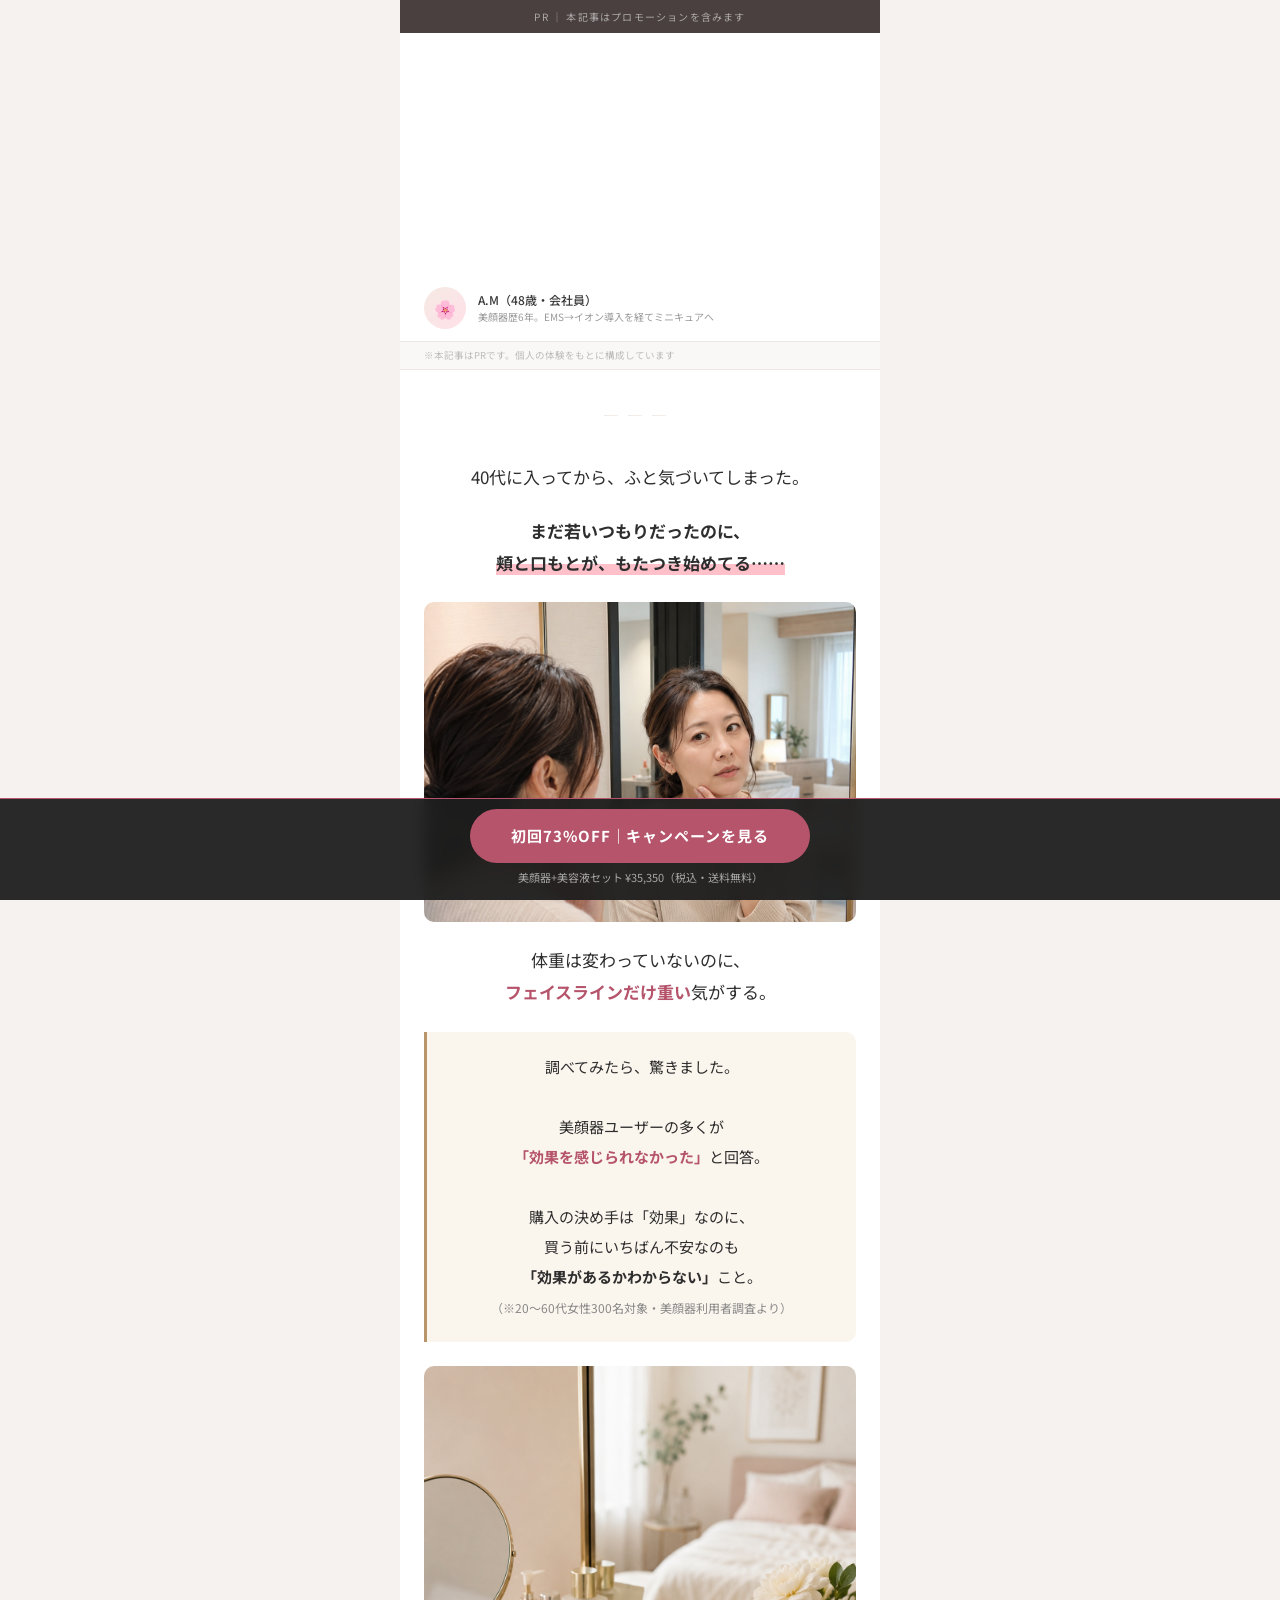
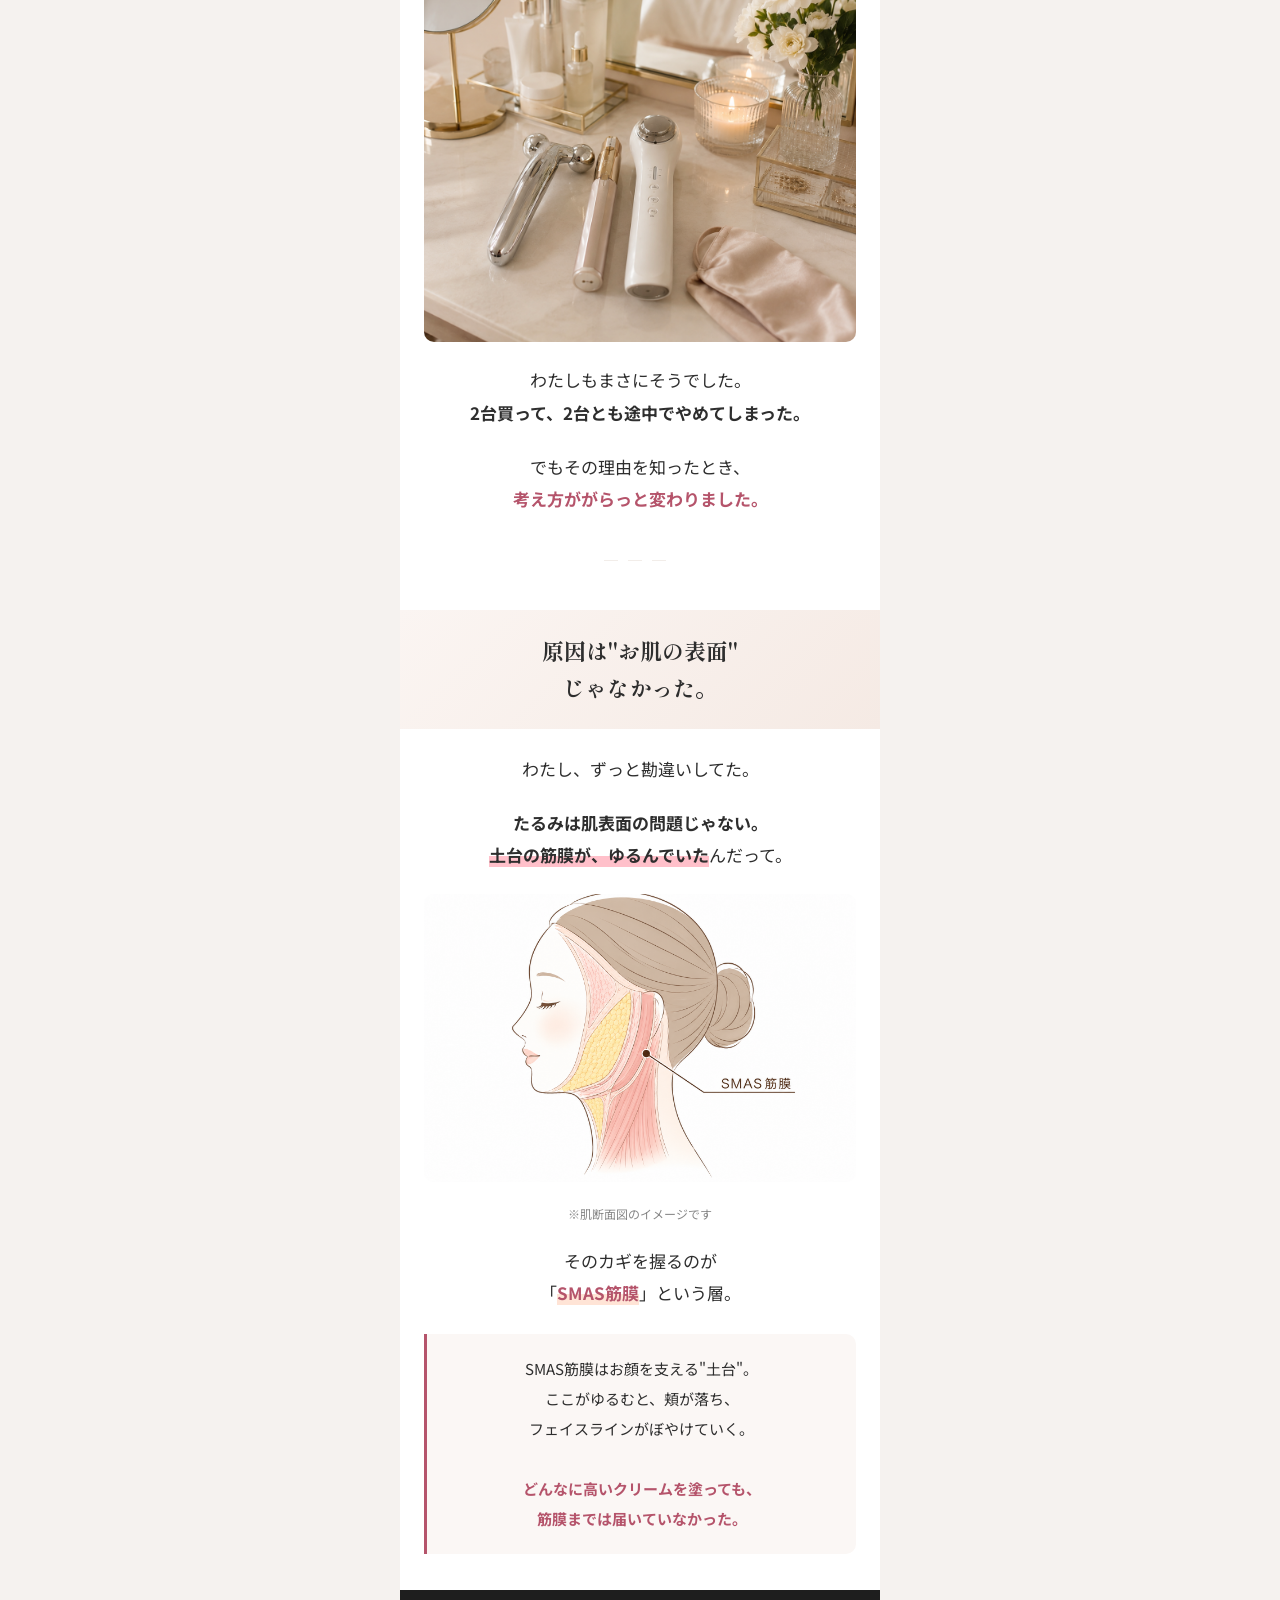
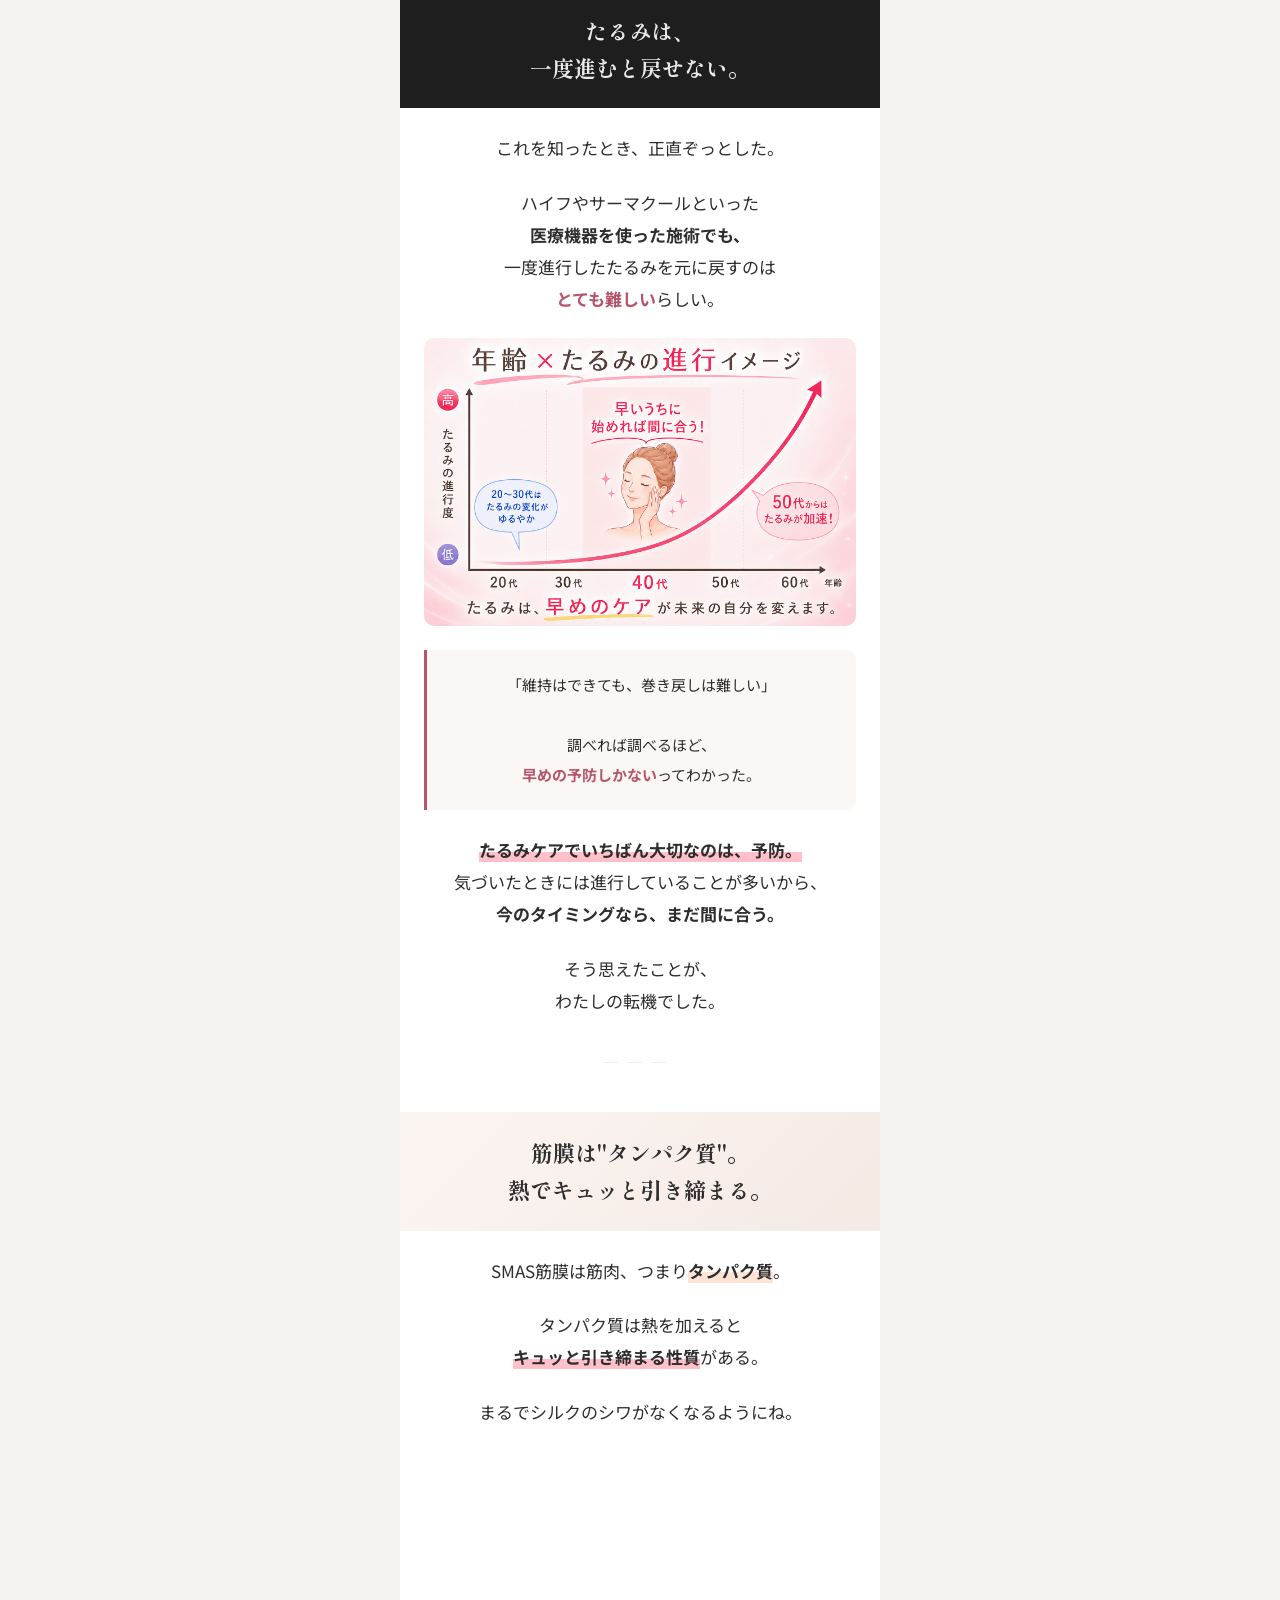
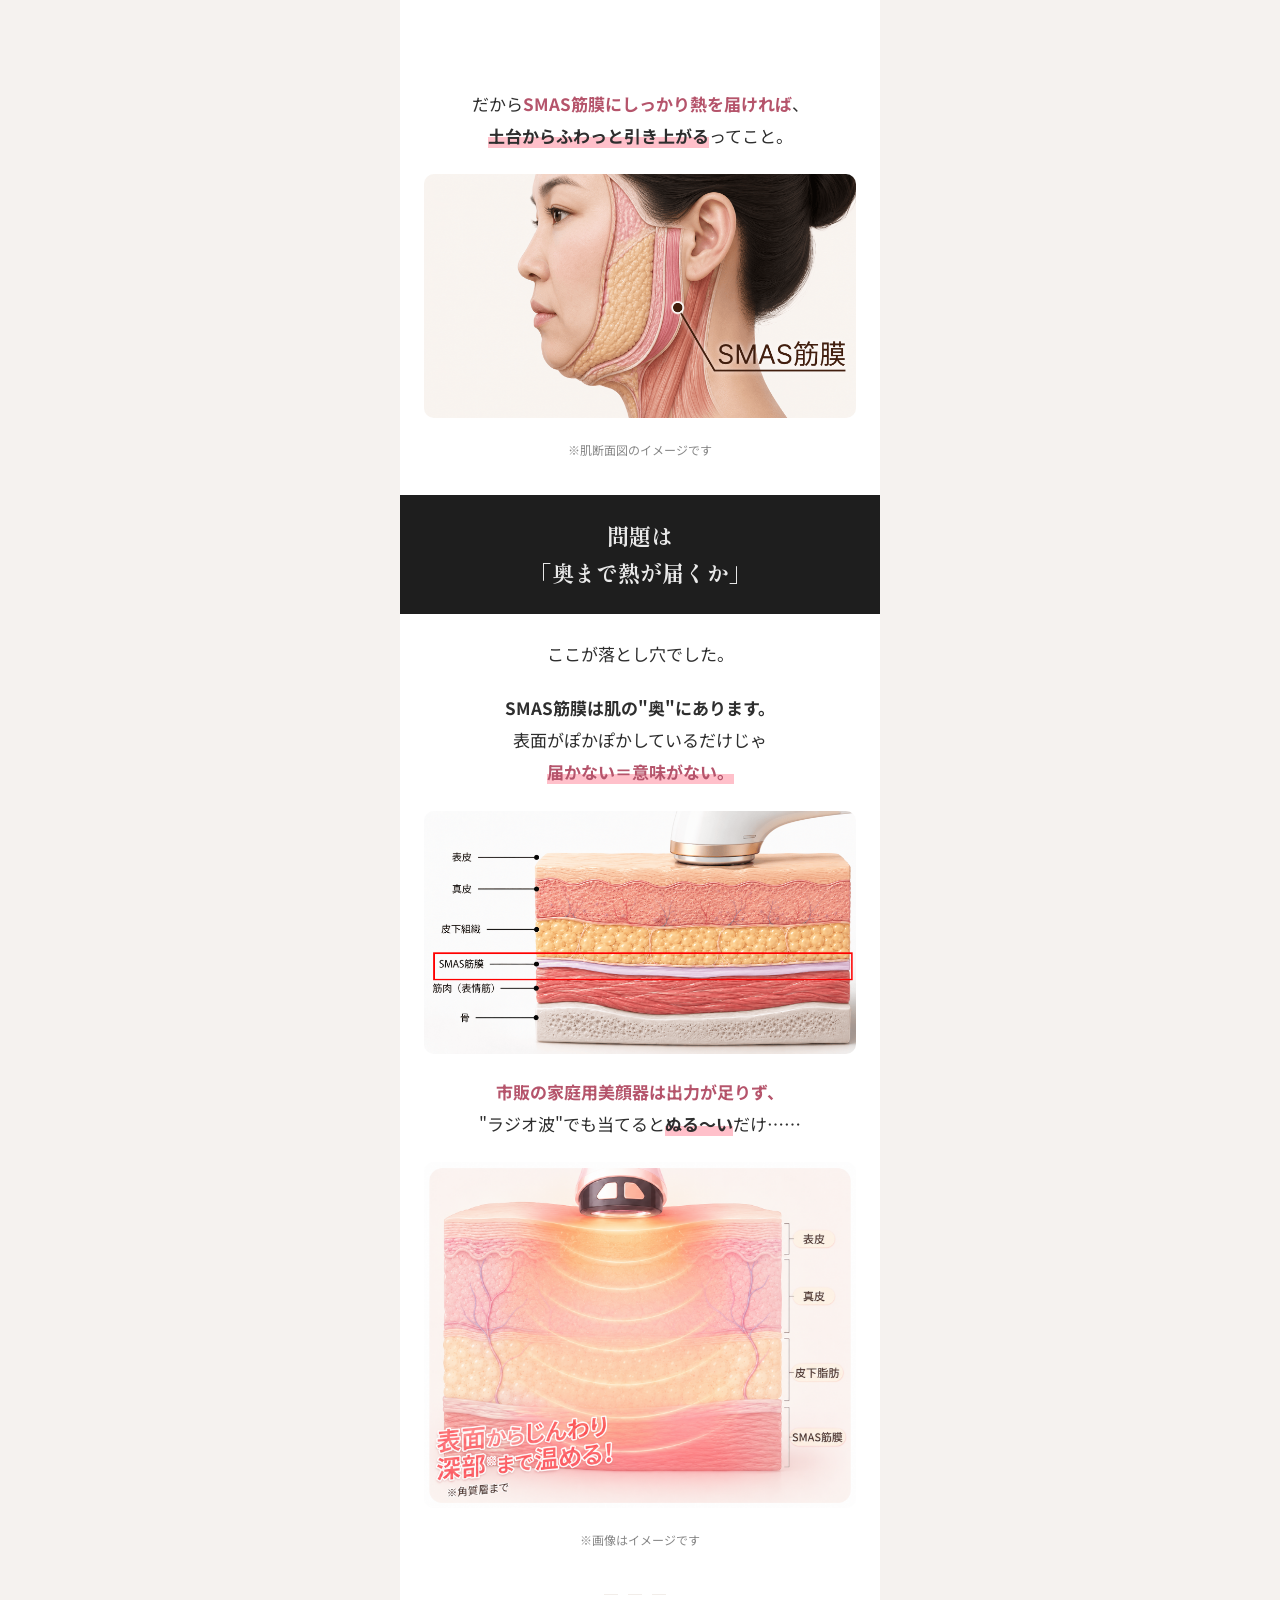
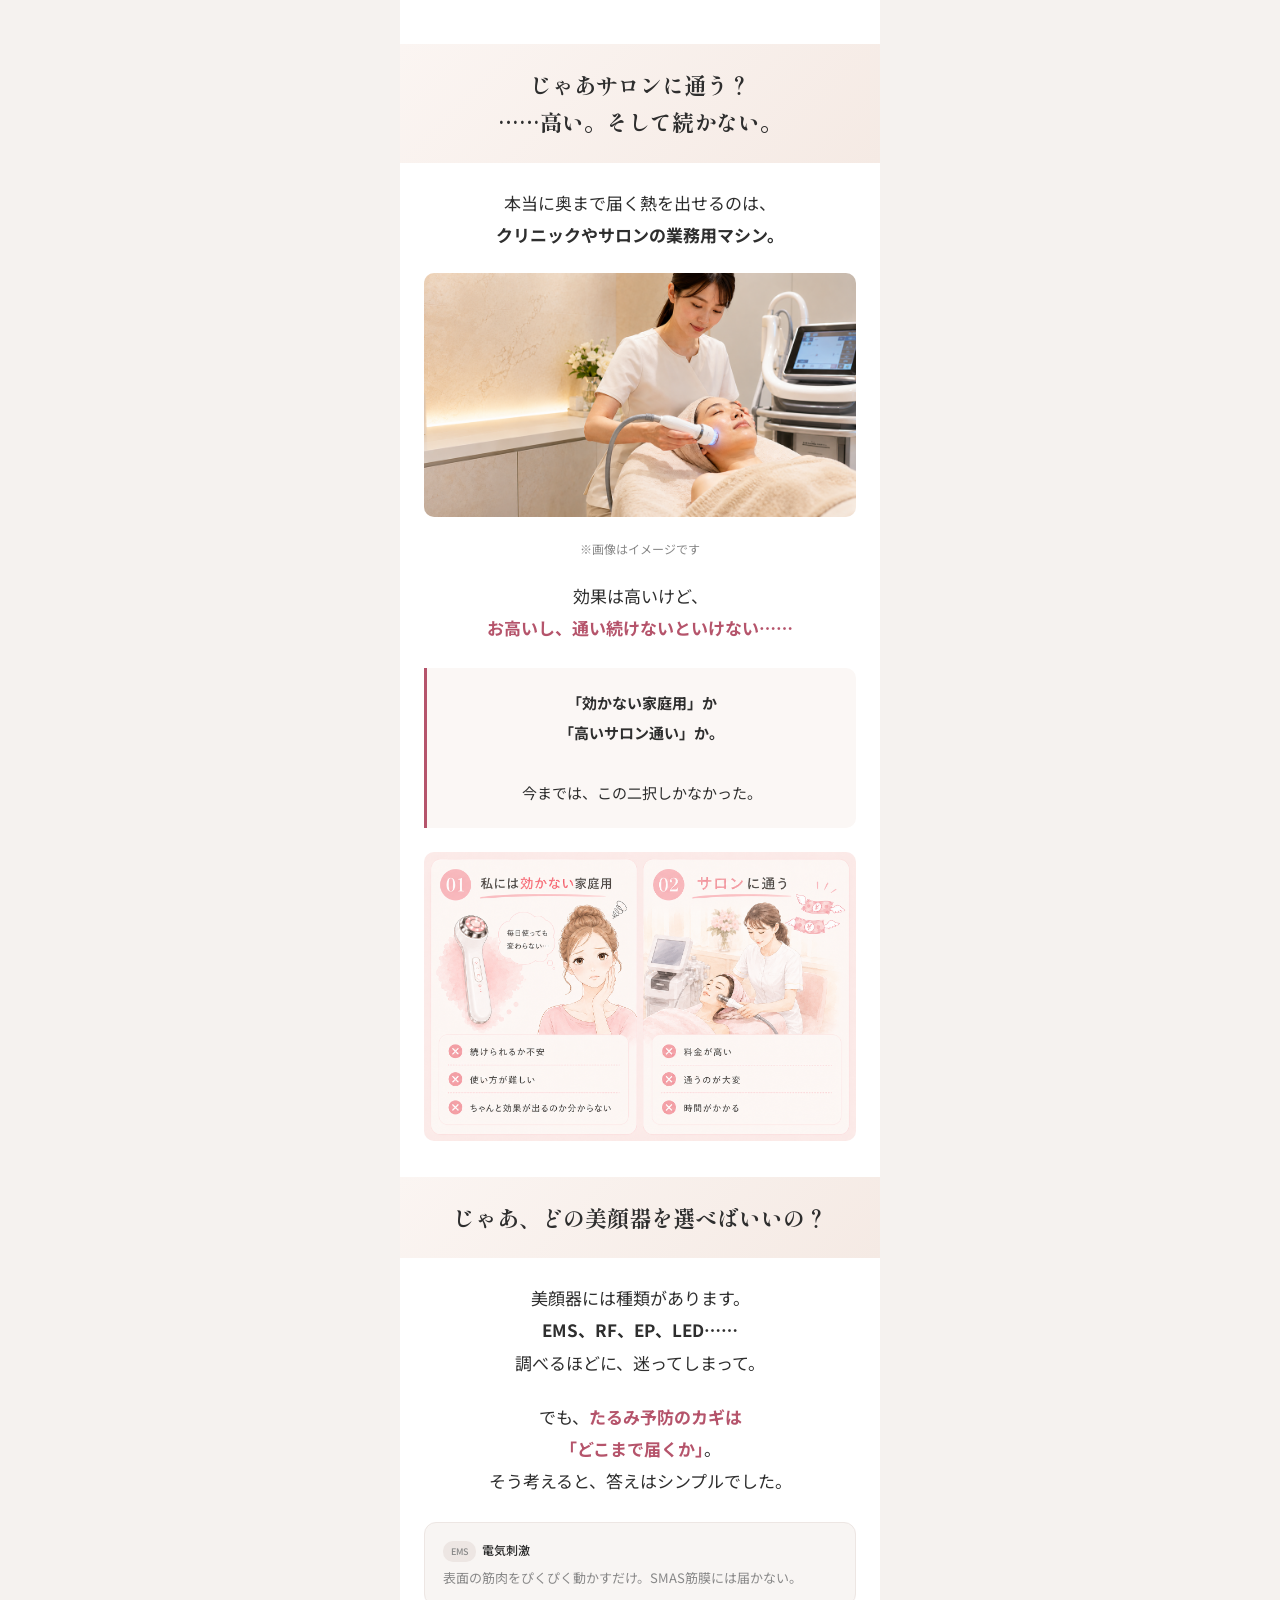
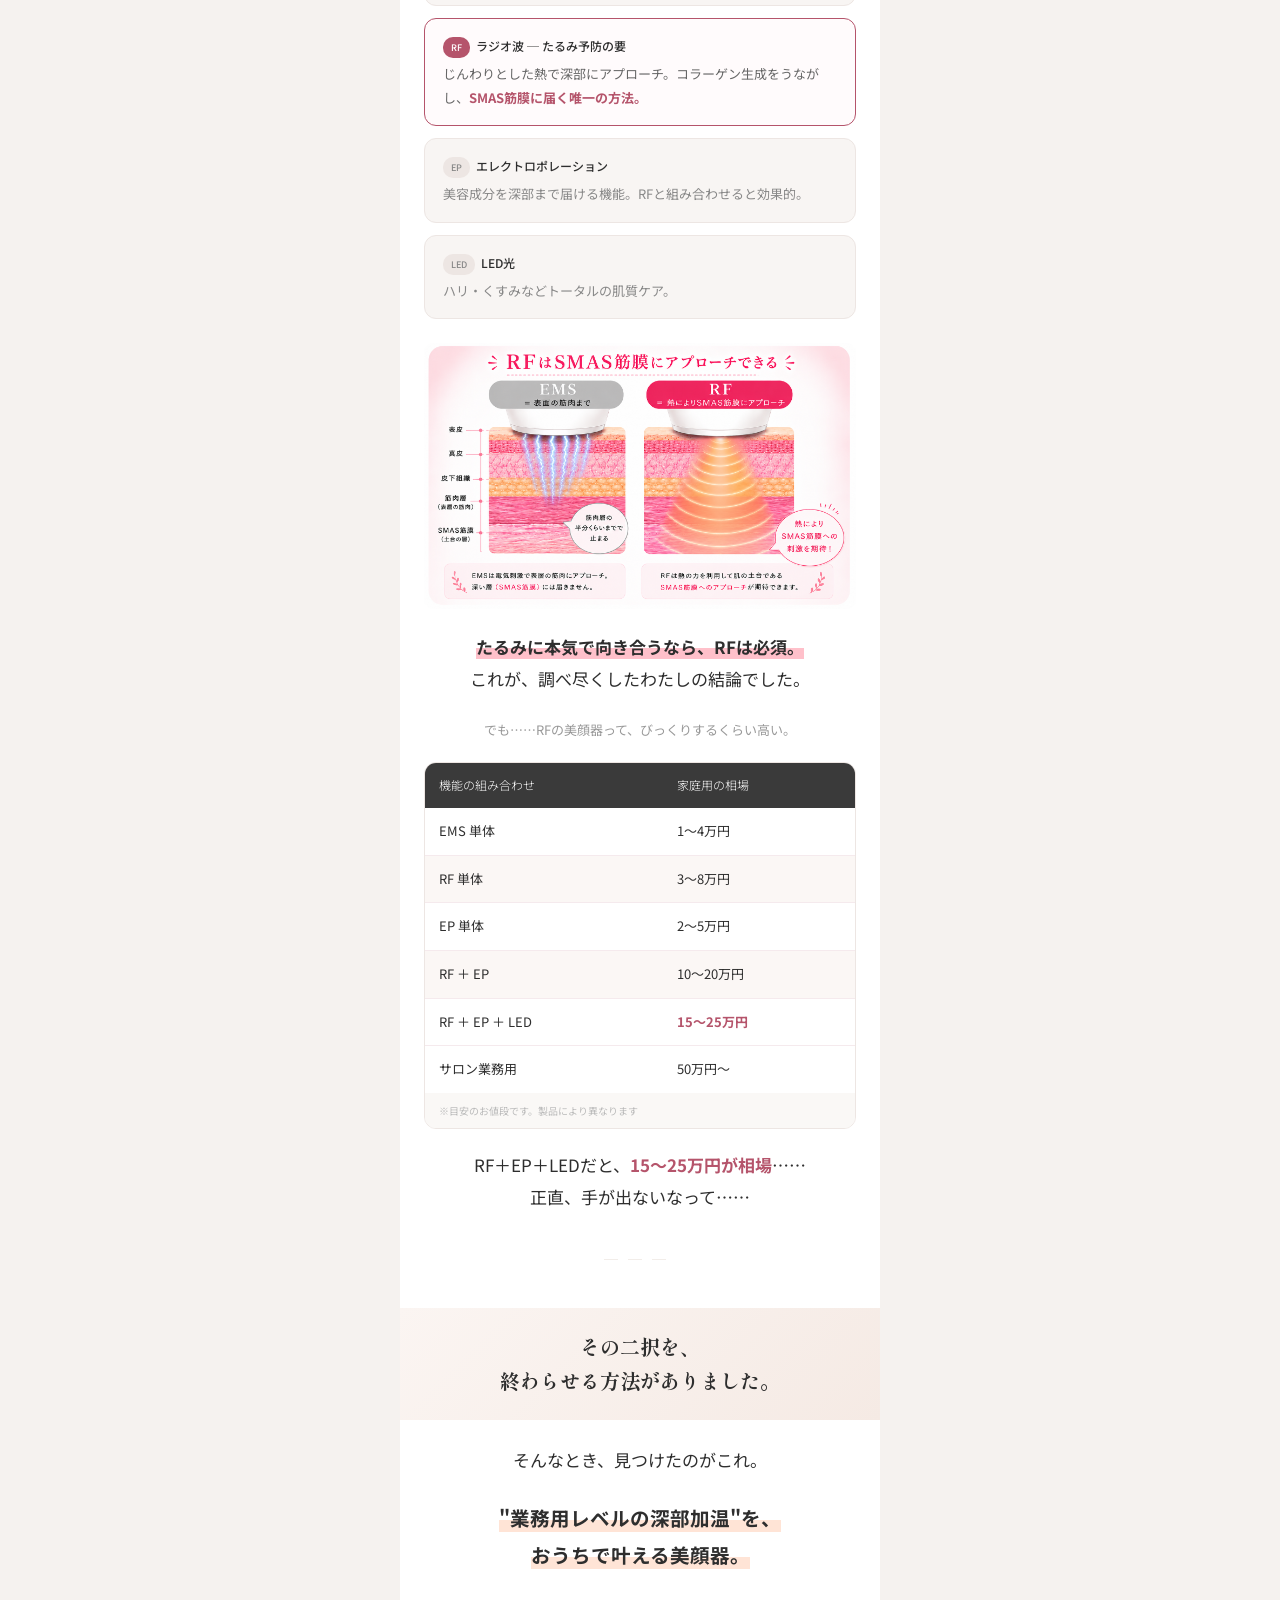
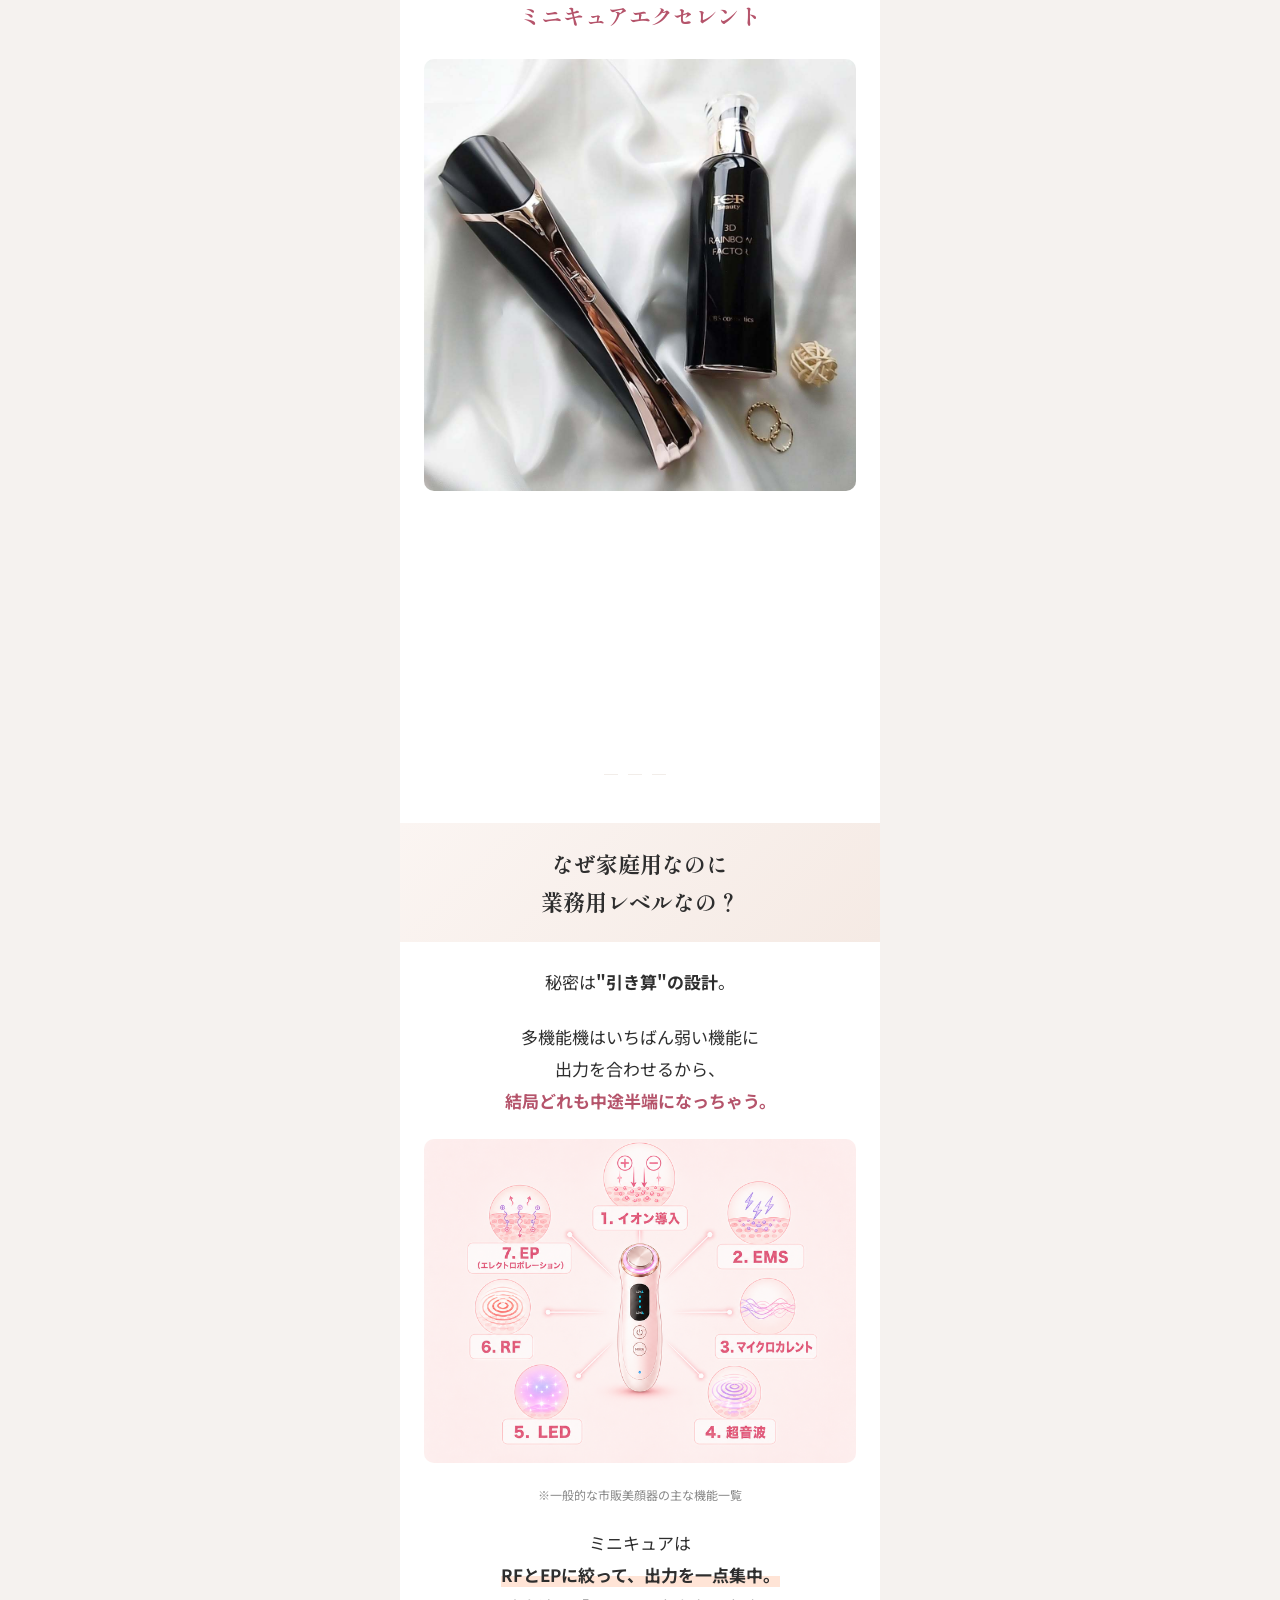
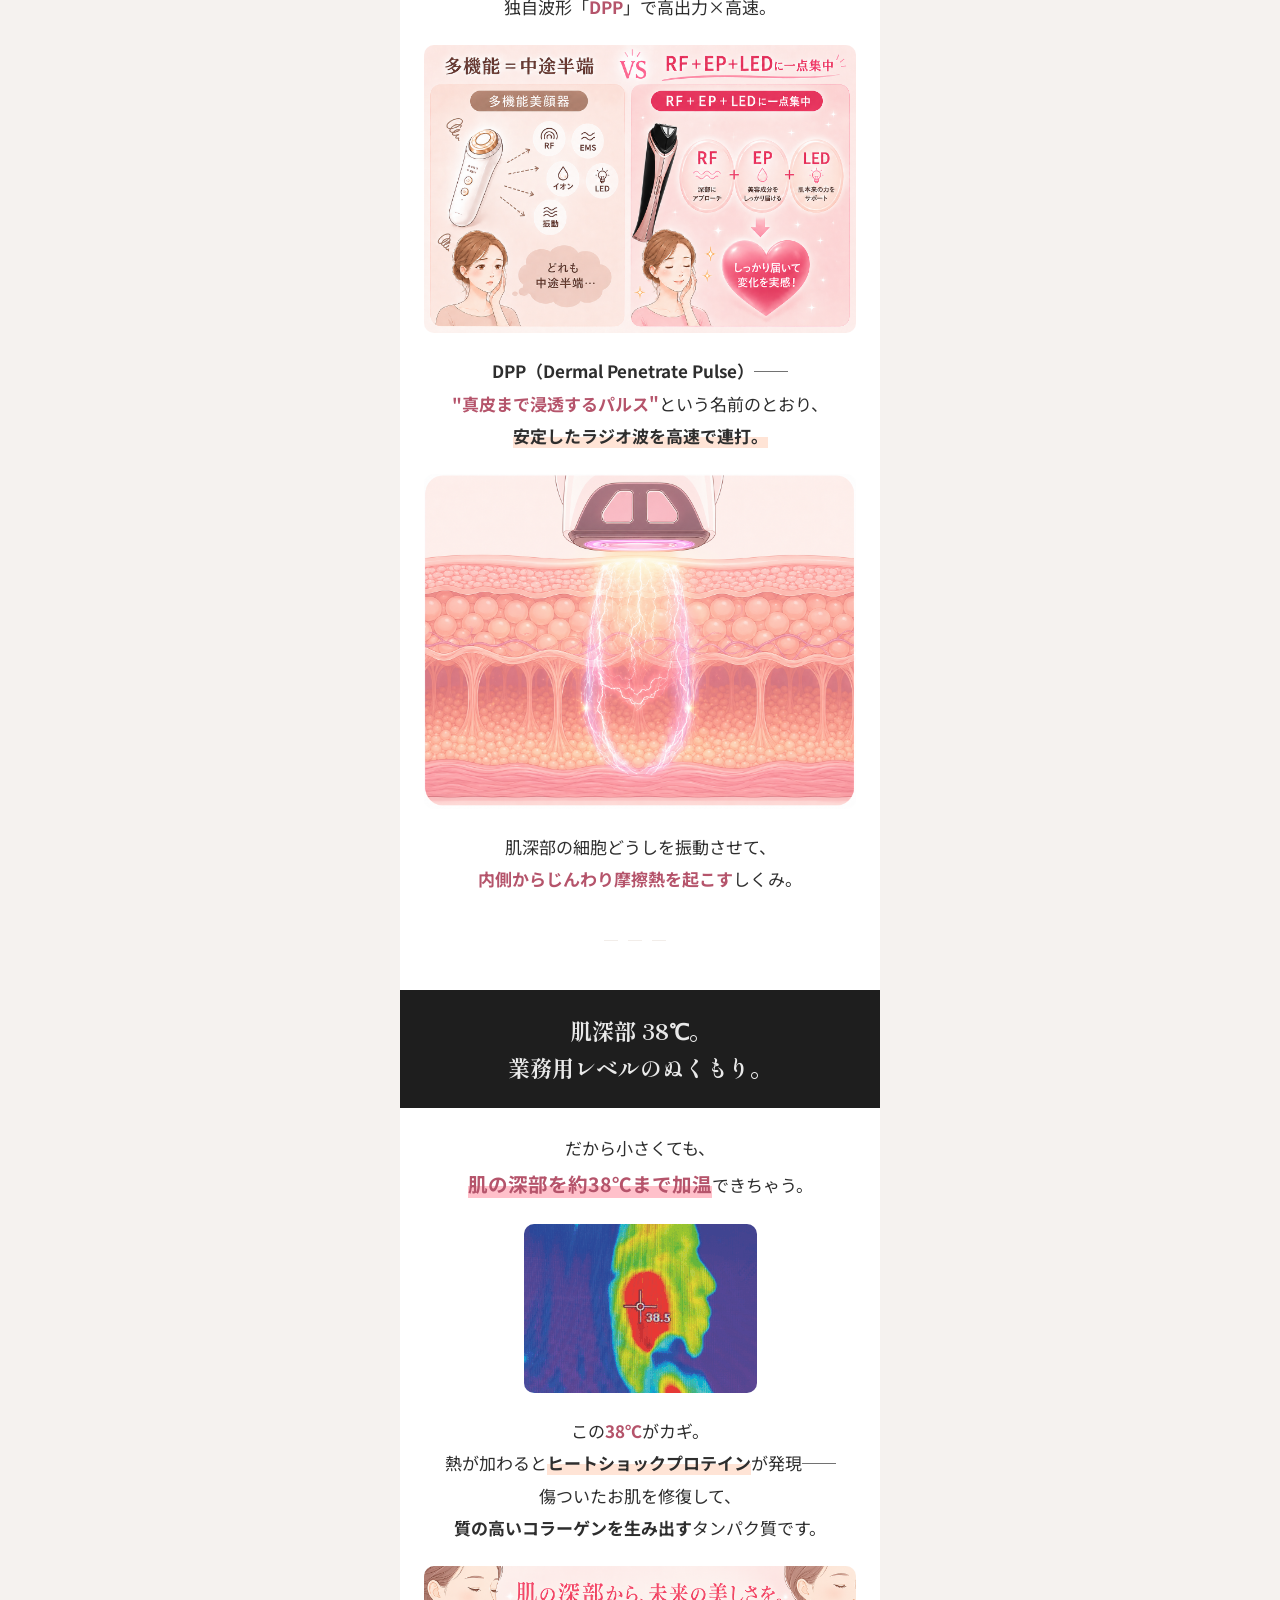
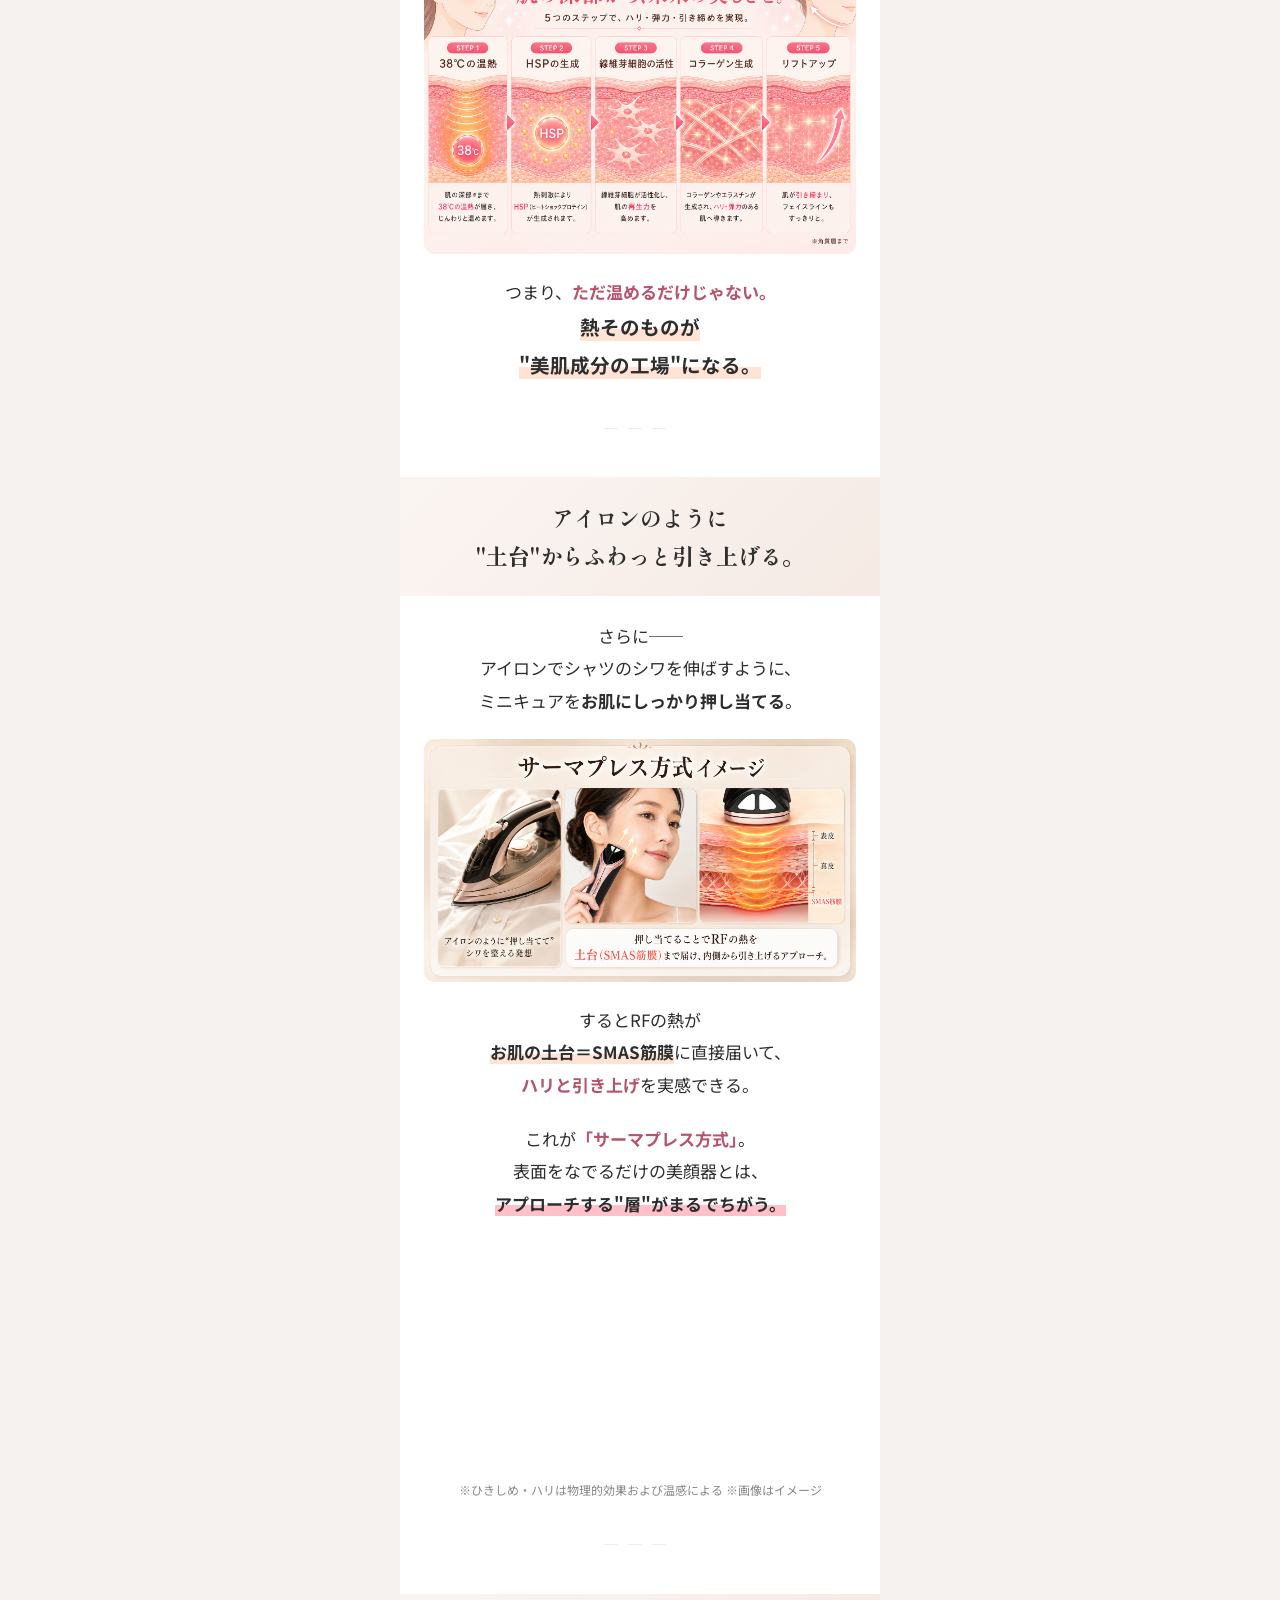
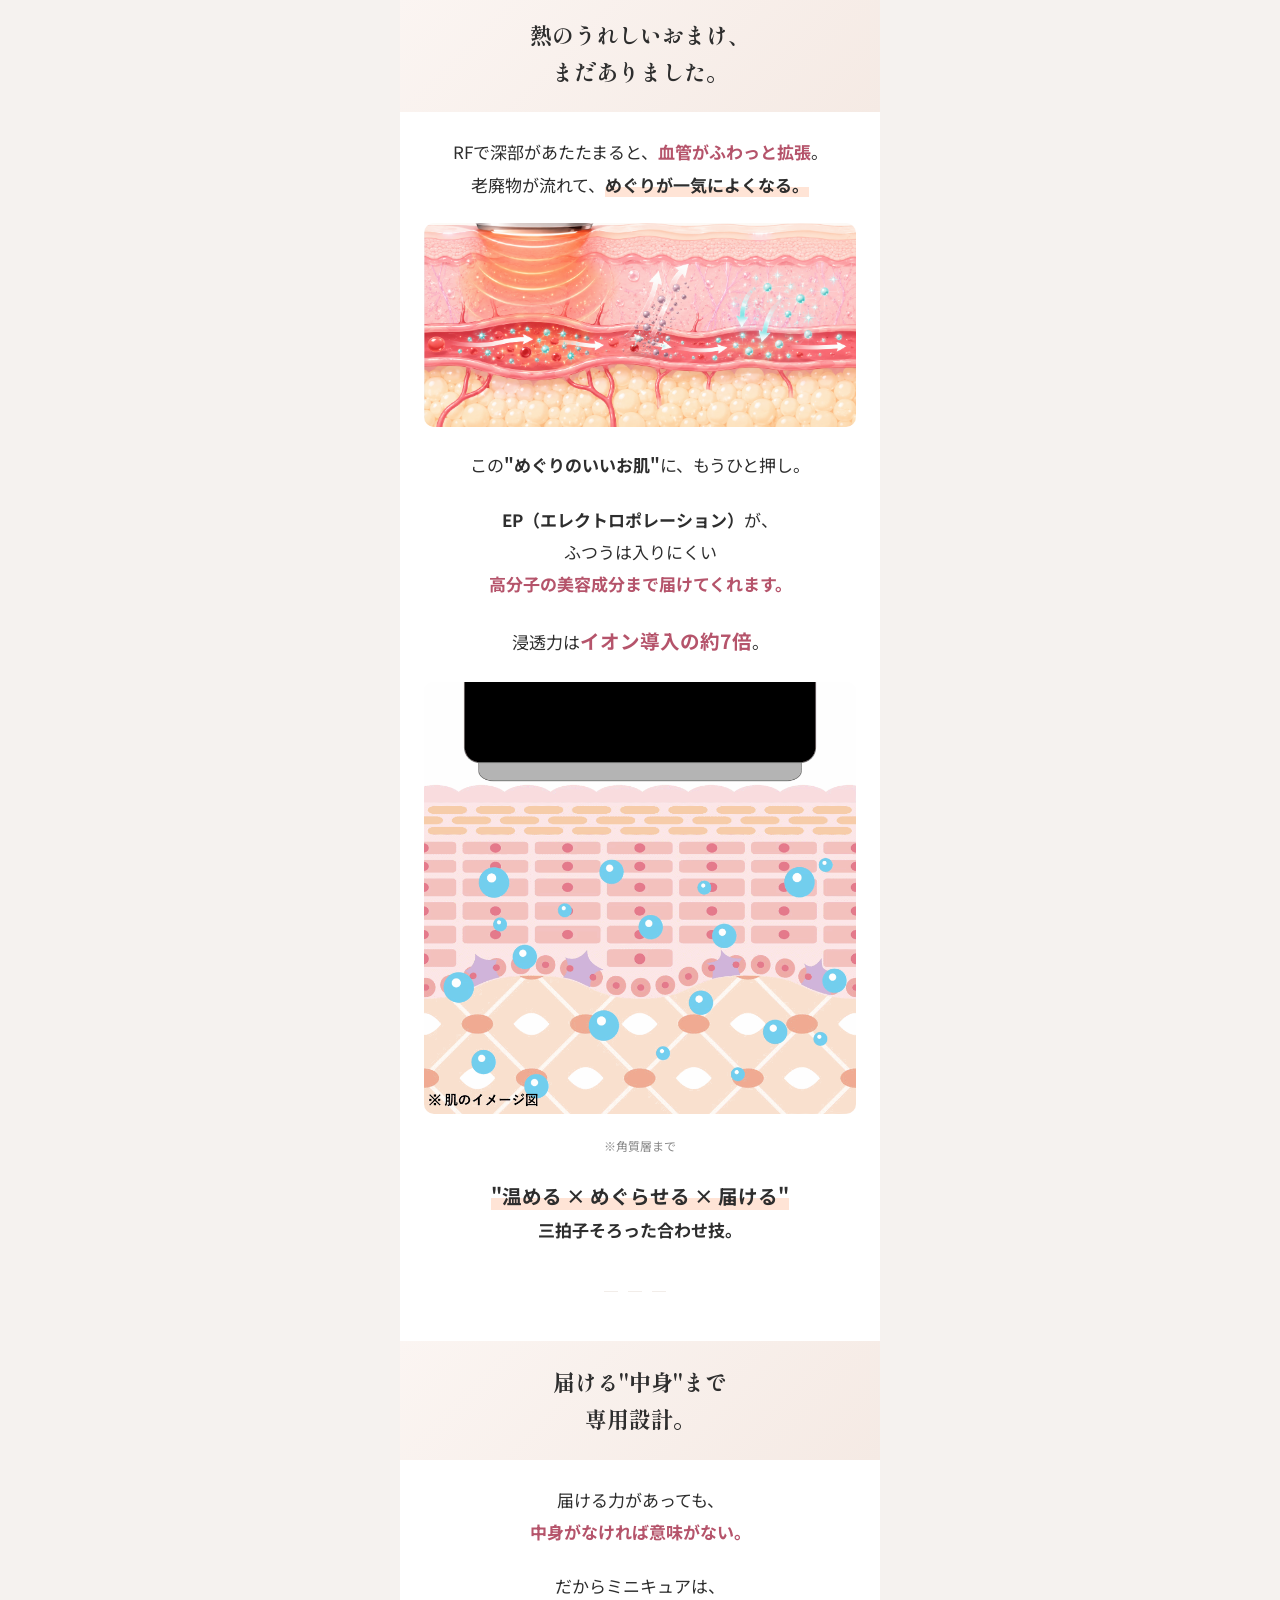
<file: index_heat_v2.html>
<!DOCTYPE html>
<html lang="ja">
<head>
<meta charset="UTF-8">
<meta name="viewport" content="width=device-width, initial-scale=1.0">
<title>3台目の美顔器で、やっと出会えた。40代からのたるみケア</title>
<link rel="preconnect" href="https://fonts.googleapis.com">
<link href="https://fonts.googleapis.com/css2?family=Noto+Sans+JP:wght@300;400;500;700&family=Shippori+Mincho:wght@400;500;700&display=swap" rel="stylesheet">
<style>
  * { margin: 0; padding: 0; box-sizing: border-box; }

  body {
    font-family: 'Noto Sans JP', sans-serif;
    font-size: 17px;
    line-height: 1.9;
    color: #2E2E2E;
    background: #F5F2EF;
    font-weight: 400;
    -webkit-text-size-adjust: 100%;
  }

  .wrap {
    max-width: 480px;
    margin: 0 auto;
    background: #fff;
  }

  /* ── PR ── */
  .pr-bar {
    background: #4A4040;
    color: rgba(255,255,255,0.55);
    text-align: center;
    padding: 7px 12px;
    font-size: 10px;
    letter-spacing: 0.12em;
  }

  /* ── 本文 ── */
  .body {
    padding: 0 24px 40px;
  }
  .body p {
    margin-bottom: 22px;
    text-align: center;
  }

  .body img {
    max-width: 100%;
    height: auto;
    display: block;
    margin: 22px auto;
    border-radius: 10px;
  }

  /* ── 見出し ── */
  .heading {
    font-family: 'Shippori Mincho', serif;
    font-size: 22px;
    font-weight: 700;
    color: #2E2E2E;
    line-height: 1.7;
    margin: 36px -24px 24px;
    padding: 22px 28px;
    text-align: center;
    background: linear-gradient(135deg, #FBF5F2, #F5EAE4);
    border-radius: 0;
  }
  .heading-dark {
    background: #1E1E1E;
    color: rgba(255,255,255,0.9);
  }

  /* ── テキスト装飾 ── */
  .marker-pink {
    background: linear-gradient(transparent 58%, #FFC0CA 58%);
  }
  .marker-warm {
    background: linear-gradient(transparent 58%, #FFE4D6 58%);
  }
  .text-pink { color: #B5546B; font-weight: 700; }
  .text-bold { font-weight: 700; }
  .text-strong { font-weight: 700; }
  .text-large { font-size: 1.15em; }
  .text-xl { font-size: 1.3em; }
  .text-small { font-size: 12px; color: #888; line-height: 1.6; }
  .text-rose { color: #B5546B; font-weight: 700; }

  /* ── 区切り ── */
  .divider {
    text-align: center;
    margin: 32px 0;
    color: #E8DED8;
    font-size: 14px;
    letter-spacing: 10px;
  }

  /* ── 強調ボックス ── */
  .em-box {
    background: #FBF7F5;
    border-left: 3px solid #B5546B;
    padding: 20px 18px;
    margin: 24px 0;
    font-size: 15px;
    line-height: 2;
    text-align: center;
    border-radius: 0 10px 10px 0;
  }
  .em-box.gold {
    border-left-color: #B8956A;
    background: #FAF5ED;
  }

  /* ── ポイントカード ── */
  .point-card {
    background: #fff;
    border: 1.5px solid #EDE6E3;
    border-radius: 14px;
    padding: 20px 18px;
    margin: 20px 0;
    text-align: center;
  }
  .point-card .point-title {
    font-size: 16px;
    font-weight: 700;
    color: #B5546B;
    margin-bottom: 6px;
  }
  .point-card .point-desc {
    font-size: 14px;
    line-height: 1.8;
    color: #555;
  }

  /* ── UGCカード ── */
  .ugc-card {
    background: #fff;
    border: 1px solid #EDE6E3;
    border-radius: 16px;
    margin: 20px 0;
    overflow: hidden;
  }
  .ugc-header {
    display: flex;
    align-items: center;
    gap: 10px;
    padding: 14px 16px;
  }
  .ugc-avatar {
    width: 34px; height: 34px;
    border-radius: 50%;
    background: linear-gradient(135deg, #B5546B, #D4967A);
  }
  .ugc-name { font-size: 13px; font-weight: 700; color: #444; }
  .ugc-body { padding: 14px 16px; }
  .ugc-body .ugc-likes { font-size: 14px; font-weight: 700; color: #2E2E2E; margin-bottom: 6px; }
  .ugc-body .ugc-caption { font-size: 14px; line-height: 1.8; color: #333; text-align: left; }
  .ugc-body .ugc-tags { font-size: 12px; color: #8BAABE; margin-top: 6px; text-align: left; }
  .ugc-note { font-size: 11px; color: #999; text-align: center; margin-top: 4px; padding-bottom: 12px; }

  /* ── CTA ── */
  .cta-block {
    text-align: center;
    margin: 36px -24px;
    padding: 32px 24px;
    background: linear-gradient(180deg, #FBF5F2, #F5EAE4);
  }
  .cta-lead { font-size: 14px; color: #B5546B; margin-bottom: 8px; font-weight: 400; letter-spacing: 0.1em; }
  .cta-offer { font-size: 28px; font-weight: 700; color: #B5546B; margin-bottom: 4px; }
  .cta-offer small { font-size: 15px; font-weight: 300; }
  .cta-price-note { font-size: 14px; color: #666; margin-bottom: 18px; line-height: 1.8; }
  .cta-button {
    display: block;
    width: 88%;
    max-width: 340px;
    margin: 0 auto 10px;
    padding: 17px 20px;
    background: #B5546B;
    color: #fff;
    text-align: center;
    font-size: 16px;
    font-weight: 700;
    border-radius: 40px;
    text-decoration: none;
    box-shadow: 0 4px 20px rgba(181,84,107,0.3);
    letter-spacing: 0.06em;
    animation: softPulse 2.5s infinite;
  }
  .cta-sub { font-size: 12px; color: #777; margin-top: 8px; }
  @keyframes softPulse {
    0%, 100% { transform: scale(1); box-shadow: 0 4px 20px rgba(181,84,107,0.3); }
    50% { transform: scale(1.02); box-shadow: 0 6px 24px rgba(181,84,107,0.45); }
  }

  /* ── 監修者 ── */
  .supervisor-box {
    display: flex;
    gap: 14px;
    align-items: flex-start;
    background: #FBF7F5;
    border-radius: 14px;
    padding: 18px 16px;
    margin: 24px 0;
  }
  .supervisor-box img {
    width: 60px; height: 60px;
    border-radius: 50%;
    object-fit: cover;
    flex-shrink: 0;
    margin: 0;
  }
  .supervisor-box .sv-text {
    font-size: 14px;
    line-height: 1.85;
    color: #444;
    text-align: left;
  }
  .supervisor-box .sv-name {
    font-size: 13px;
    font-weight: 700;
    color: #3A3A3A;
    margin-bottom: 4px;
    text-align: left;
  }

  /* ── 注釈 ── */
  .note-box {
    background: #FAF8F6;
    border: 1px solid #EDE6E3;
    border-radius: 12px;
    padding: 16px 18px;
    margin: 24px 0;
    font-size: 13px;
    line-height: 1.8;
    color: #888;
    text-align: left;
  }

  /* ── 固定CTA ── */
  .fixed-cta {
    position: fixed;
    bottom: 0; left: 0; right: 0;
    background: rgba(30,30,30,0.95);
    backdrop-filter: blur(8px);
    -webkit-backdrop-filter: blur(8px);
    padding: 10px 15px 12px;
    text-align: center;
    z-index: 9999;
    display: none;
    border-top: 1.5px solid #B5546B;
  }
  .fixed-cta a {
    display: inline-block;
    width: 90%;
    max-width: 340px;
    padding: 13px 20px;
    background: #B5546B;
    color: #fff;
    font-size: 15px;
    font-weight: 700;
    border-radius: 40px;
    text-decoration: none;
    letter-spacing: 0.06em;
    animation: softPulse 2.5s infinite;
  }
  .fixed-cta-note { font-size: 11px; color: rgba(255,255,255,0.6); margin-top: 4px; }

  /* ── フッター ── */
  .footer {
    padding: 32px 20px;
    background: #1E1E1E;
    text-align: center;
    color: rgba(255,255,255,0.35);
    font-size: 10px;
    line-height: 2.2;
  }
  .footer a { color: rgba(255,255,255,0.45); text-decoration: underline; }

  @media (max-width: 380px) {
    body { font-size: 16px; }
    .heading { font-size: 20px; }
  }
</style>
</head>
<body>

<div class="wrap">

  <div class="pr-bar">PR ｜ 本記事はプロモーションを含みます</div>

  <!-- ===== FV ===== -->
  <video src="https://dmj4719.github.io/article-lp/images_heat/v2_fv.mov" autoplay loop muted playsinline style="width:100%;display:block;border-radius:0;"></video>


  <!-- ===== 著者バー ===== -->
  <div style="display:flex;align-items:center;gap:12px;padding:14px 24px 12px;background:#fff;border-bottom:1px solid #EDE6E3;">
    <div style="width:42px;height:42px;border-radius:50%;background:linear-gradient(135deg,#F5EAE4,#FFE0E8);display:flex;align-items:center;justify-content:center;font-size:18px;flex-shrink:0;">🌸</div>
    <div>
      <div style="font-size:12px;font-weight:500;color:#3A3A3A;line-height:1.4;">A.M（48歳・会社員）</div>
      <div style="font-size:10px;color:#999;line-height:1.5;">美顔器歴6年。EMS→イオン導入を経てミニキュアへ</div>
    </div>
  </div>
  <div style="padding:6px 24px;background:#FAF8F6;font-size:9.5px;color:#bbb;line-height:1.6;border-bottom:1px solid #EDE6E3;">
    ※本記事はPRです。個人の体験をもとに構成しています
  </div>

  <div class="body">

    <div class="divider">───</div>

    <!-- ===== ① 悩み導入 ===== -->
    <p>
      40代に入ってから、ふと気づいてしまった。
    </p>
    <p>
      <span class="text-bold">まだ若いつもりだったのに、</span><br>
      <span class="marker-pink text-bold">頬と口もとが、もたつき始めてる……</span>
    </p>

    <!-- 既存画像（AI感あるなら差替え検討） -->
    <img src="https://dmj4719.github.io/article-lp/images_heat/v2_02.png" alt="悩みイメージ" style="width:100%;height:320px;object-fit:cover;object-position:center 20%;">

    <p>
      体重は変わっていないのに、<br>
      <span class="text-pink">フェイスラインだけ重い</span>気がする。
    </p>


    <!-- ===== MTG文脈追加：調査データ引用（効果不安の共感） ===== -->
    <div class="em-box gold">
      調べてみたら、驚きました。<br><br>
      美顔器ユーザーの多くが<br>
      <span class="text-pink text-bold">「効果を感じられなかった」</span>と回答。<br><br>
      購入の決め手は「効果」なのに、<br>
      買う前にいちばん不安なのも<br>
      <span class="text-bold">「効果があるかわからない」</span>こと。<br>
      <span class="text-small">（※20〜60代女性300名対象・美顔器利用者調査より）</span>
    </div>

    <img src="https://dmj4719.github.io/article-lp/images_heat/v2_03.png" alt="化粧台に並んだ美顔器">

    <p>
      わたしもまさにそうでした。<br>
      <span class="text-bold">2台買って、2台とも途中でやめてしまった。</span>
    </p>
    <p>
      でもその理由を知ったとき、<br>
      <span class="text-pink">考え方ががらっと変わりました。</span>
    </p>

    <div class="divider">───</div>

    <!-- ===== ② SMAS教育 ===== -->
    <h2 class="heading">原因は"お肌の表面"<br>じゃなかった。</h2>

    <p>
      わたし、ずっと勘違いしてた。
    </p>
    <p>
      <span class="text-bold">たるみは肌表面の問題じゃない。</span><br>
      <span class="marker-pink text-bold">土台の筋膜が、ゆるんでいた</span>んだって。
    </p>

    <img src="https://dmj4719.github.io/article-lp/images_heat/03.png" alt="SMAS筋膜が引き上がるイメージ">
    <p class="text-small" style="text-align:center;">※肌断面図のイメージです</p>

    <p>
      そのカギを握るのが<br>
      「<span class="marker-warm text-bold text-rose">SMAS筋膜</span>」という層。
    </p>

    <div class="em-box">
      SMAS筋膜はお顔を支える"土台"。<br>
      ここがゆるむと、頬が落ち、<br>
      フェイスラインがぼやけていく。<br><br>
      <span class="text-pink text-bold">どんなに高いクリームを塗っても、<br>筋膜までは届いていなかった。</span>
    </div>

    <!-- ===== MTG文脈追加：予防文脈 ===== -->
    <h2 class="heading heading-dark">たるみは、<br>一度進むと戻せない。</h2>

    <p>
      これを知ったとき、正直ぞっとした。
    </p>
    <p>
      ハイフやサーマクールといった<br>
      <span class="text-bold">医療機器を使った施術でも、</span><br>
      一度進行したたるみを元に戻すのは<br>
      <span class="text-pink text-bold">とても難しい</span>らしい。
    </p>

    <img src="https://dmj4719.github.io/article-lp/images_heat/v2_04.png" alt="年齢×たるみの進行イメージ">

    <div class="em-box">
      「維持はできても、巻き戻しは難しい」<br><br>
      調べれば調べるほど、<br>
      <span class="text-pink text-bold">早めの予防しかない</span>ってわかった。
    </div>

    <p>
      <span class="marker-pink text-bold">たるみケアでいちばん大切なのは、予防。</span><br>
      気づいたときには進行していることが多いから、<br>
      <span class="text-bold">今のタイミングなら、まだ間に合う。</span>
    </p>
    <p>
      そう思えたことが、<br>
      わたしの転機でした。
    </p>

    <div class="divider">───</div>

    <!-- ===== ③ 熱で引き上がる ===== -->
    <h2 class="heading">筋膜は"タンパク質"。<br>熱でキュッと引き締まる。</h2>

    <p>
      SMAS筋膜は筋肉、つまり<span class="marker-warm text-bold">タンパク質</span>。
    </p>
    <p>
      タンパク質は熱を加えると<br>
      <span class="marker-pink text-bold">キュッと引き締まる性質</span>がある。
    </p>
    <p>
      まるでシルクのシワがなくなるようにね。
    </p>

    <!-- 既存：ベーコンGIF → MTGで「女性にベーコンはどうなの」と指摘 -->
    <video src="https://dmj4719.github.io/article-lp/images_heat/v2_05.mov" autoplay loop muted playsinline style="width:100%;border-radius:10px;margin:22px 0;display:block;"></video>

    <p>
      だから<span class="text-pink">SMAS筋膜にしっかり熱を届ければ</span>、<br>
      <span class="marker-pink text-bold">土台からふわっと引き上がる</span>ってこと。
    </p>

    <img src="https://dmj4719.github.io/article-lp/images_heat/03b.gif" alt="筋膜が引き上がるイメージ">
    <p class="text-small" style="text-align:center;">※肌断面図のイメージです</p>

    <!-- ===== ④ 奥まで届くか ===== -->
    <h2 class="heading heading-dark">問題は<br>「奥まで熱が届くか」</h2>

    <p>
      ここが落とし穴でした。
    </p>
    <p>
      <span class="text-bold">SMAS筋膜は肌の"奥"にあります。</span><br>
      表面がぽかぽかしているだけじゃ<br>
      <span class="marker-pink text-bold text-pink">届かない＝意味がない。</span>
    </p>

    <img src="https://dmj4719.github.io/article-lp/images_heat/04.gif" alt="奥まで届かないイメージ">

    <p>
      <span class="text-pink text-bold">市販の家庭用美顔器は出力が足りず、</span><br>
      "ラジオ波"でも当てると<span class="marker-pink text-bold">ぬる〜い</span>だけ……
    </p>

    <img src="https://dmj4719.github.io/article-lp/images_heat/05.png" alt="表面だけ vs 深部まで届く図">
    <p class="text-small" style="text-align:center;">※画像はイメージです</p>

    <div class="divider">───</div>

    <!-- ===== ⑤ サロン vs 家庭用 ===== -->
    <h2 class="heading">じゃあサロンに通う？<br>……高い。そして続かない。</h2>

    <p>
      本当に奥まで届く熱を出せるのは、<br>
      <span class="text-bold">クリニックやサロンの業務用マシン。</span>
    </p>

    <img src="https://dmj4719.github.io/article-lp/images_heat/v2_06.png" alt="サロンで施術を受ける女性">
    <p class="text-small" style="text-align:center;">※画像はイメージです</p>

    <p>
      効果は高いけど、<br>
      <span class="text-pink">お高いし、通い続けないといけない……</span>
    </p>

    <div class="em-box">
      <span class="text-bold">「効かない家庭用」か<br>「高いサロン通い」か。</span><br><br>
      今までは、この二択しかなかった。
    </div>

    <img src="https://dmj4719.github.io/article-lp/images_heat/v2_07.png" alt="比較図">

    <!-- ===== MTG文脈追加：RF教育＋機能比較＋価格相場 ===== -->
    <h2 class="heading">じゃあ、どの美顔器を選べばいいの？</h2>

    <p>
      美顔器には種類があります。<br>
      <span class="text-bold">EMS、RF、EP、LED……</span><br>
      調べるほどに、迷ってしまって。
    </p>

    <p>
      でも、<span class="text-pink">たるみ予防のカギは<br>「どこまで届くか」</span>。<br>
      そう考えると、答えはシンプルでした。
    </p>

    <!-- 機能比較カード -->
    <div style="display:flex;flex-direction:column;gap:12px;margin:24px 0;">
      <div style="background:#F8F5F3;border-radius:12px;padding:16px 18px;border:1px solid #EDE6E3;">
        <div style="font-size:12px;font-weight:500;margin-bottom:4px;"><span style="display:inline-block;background:#EDE6E3;color:#888;font-size:9px;padding:2px 8px;border-radius:10px;margin-right:6px;">EMS</span>電気刺激</div>
        <div style="font-size:13px;color:#888;line-height:1.8;text-align:left;">表面の筋肉をぴくぴく動かすだけ。SMAS筋膜には届かない。</div>
      </div>
      <div style="background:#FFFBFC;border-radius:12px;padding:16px 18px;border:1.5px solid #B5546B;">
        <div style="font-size:12px;font-weight:500;margin-bottom:4px;"><span style="display:inline-block;background:#B5546B;color:#fff;font-size:9px;padding:2px 8px;border-radius:10px;margin-right:6px;">RF</span>ラジオ波 ─ たるみ予防の要</div>
        <div style="font-size:13px;color:#666;line-height:1.8;text-align:left;">じんわりとした熱で深部にアプローチ。コラーゲン生成をうながし、<span class="text-pink text-bold">SMAS筋膜に届く唯一の方法。</span></div>
      </div>
      <div style="background:#F8F5F3;border-radius:12px;padding:16px 18px;border:1px solid #EDE6E3;">
        <div style="font-size:12px;font-weight:500;margin-bottom:4px;"><span style="display:inline-block;background:#EDE6E3;color:#888;font-size:9px;padding:2px 8px;border-radius:10px;margin-right:6px;">EP</span>エレクトロポレーション</div>
        <div style="font-size:13px;color:#888;line-height:1.8;text-align:left;">美容成分を深部まで届ける機能。RFと組み合わせると効果的。</div>
      </div>
      <div style="background:#F8F5F3;border-radius:12px;padding:16px 18px;border:1px solid #EDE6E3;">
        <div style="font-size:12px;font-weight:500;margin-bottom:4px;"><span style="display:inline-block;background:#EDE6E3;color:#888;font-size:9px;padding:2px 8px;border-radius:10px;margin-right:6px;">LED</span>LED光</div>
        <div style="font-size:13px;color:#888;line-height:1.8;text-align:left;">ハリ・くすみなどトータルの肌質ケア。</div>
      </div>
    </div>

    <img src="https://dmj4719.github.io/article-lp/images_heat/v2_08.png" alt="RFだけがSMAS筋膜まで届く">

    <p>
      <span class="marker-pink text-bold">たるみに本気で向き合うなら、RFは必須。</span><br>
      これが、調べ尽くしたわたしの結論でした。
    </p>

    <!-- 価格相場テーブル -->
    <p style="font-size:13px;color:#999;margin-bottom:8px;">でも……RFの美顔器って、びっくりするくらい高い。</p>

    <div style="border-radius:12px;overflow:hidden;border:1px solid #EDE6E3;margin:20px 0;font-size:13px;">
      <table style="width:100%;border-collapse:collapse;">
        <thead><tr><th style="background:#3A3A3A;color:white;padding:11px 14px;text-align:left;font-weight:300;font-size:12px;">機能の組み合わせ</th><th style="background:#3A3A3A;color:white;padding:11px 14px;text-align:left;font-weight:300;font-size:12px;">家庭用の相場</th></tr></thead>
        <tbody>
          <tr><td style="padding:11px 14px;border-bottom:1px solid #F5EAED;">EMS 単体</td><td style="padding:11px 14px;border-bottom:1px solid #F5EAED;">1〜4万円</td></tr>
          <tr><td style="padding:11px 14px;border-bottom:1px solid #F5EAED;background:#FBF7F5;">RF 単体</td><td style="padding:11px 14px;border-bottom:1px solid #F5EAED;background:#FBF7F5;">3〜8万円</td></tr>
          <tr><td style="padding:11px 14px;border-bottom:1px solid #F5EAED;">EP 単体</td><td style="padding:11px 14px;border-bottom:1px solid #F5EAED;">2〜5万円</td></tr>
          <tr><td style="padding:11px 14px;border-bottom:1px solid #F5EAED;background:#FBF7F5;">RF ＋ EP</td><td style="padding:11px 14px;border-bottom:1px solid #F5EAED;background:#FBF7F5;">10〜20万円</td></tr>
          <tr><td style="padding:11px 14px;border-bottom:1px solid #F5EAED;">RF ＋ EP ＋ LED</td><td style="padding:11px 14px;border-bottom:1px solid #F5EAED;"><span class="text-pink text-bold">15〜25万円</span></td></tr>
          <tr><td style="padding:11px 14px;">サロン業務用</td><td style="padding:11px 14px;">50万円〜</td></tr>
          <tr><td colspan="2" style="padding:8px 14px;font-size:10px;color:#bbb;background:#FAF8F6;">※目安のお値段です。製品により異なります</td></tr>
        </tbody>
      </table>
    </div>

    <p>
      RF＋EP＋LEDだと、<span class="text-pink text-bold">15〜25万円が相場</span>……<br>
      正直、手が出ないなって……
    </p>

    <div class="divider">───</div>

    <!-- ===== 製品リビール ===== -->
    <h2 class="heading" style="font-size:20px;">その二択を、<br>終わらせる方法がありました。</h2>

    <p>
      そんなとき、見つけたのがこれ。
    </p>
    <p>
      <span class="marker-warm text-bold text-large">"業務用レベルの深部加温"を、</span><br>
      <span class="marker-warm text-bold text-large">おうちで叶える美顔器。</span>
    </p>
    <p>
      <span class="text-bold text-xl text-rose" style="font-family:'Shippori Mincho',serif;">ミニキュアエクセレント</span>
    </p>

    <img src="https://dmj4719.github.io/article-lp/images_heat/08.jpg" alt="ミニキュアエクセレント本体" id="triggerCta">

    <video src="https://dmj4719.github.io/article-lp/images_heat/v2_09.mov" autoplay loop muted playsinline style="width:100%;border-radius:10px;margin:22px 0;display:block;"></video>

    <div class="divider">───</div>

    <!-- ===== ⑥ なぜ家庭用で業務用レベル ===== -->
    <h2 class="heading">なぜ家庭用なのに<br>業務用レベルなの？</h2>

    <p>
      秘密は<span class="text-bold">"引き算"の設計</span>。
    </p>
    <p>
      多機能機はいちばん弱い機能に<br>出力を合わせるから、<br>
      <span class="text-pink">結局どれも中途半端になっちゃう。</span>
    </p>

    <img src="https://dmj4719.github.io/article-lp/images_heat/09.png" alt="多機能機の出力分散イメージ">
    <p class="text-small" style="text-align:center;">※一般的な市販美顔器の主な機能一覧</p>

    <p>
      ミニキュアは<br>
      <span class="marker-warm text-bold">RFとEPに絞って、出力を一点集中。</span><br>
      独自波形「<span class="text-bold text-rose">DPP</span>」で高出力×高速。
    </p>

    <img src="https://dmj4719.github.io/article-lp/images_heat/v2_10.png" alt="一点集中の対比図">

    <p>
      <span class="text-bold">DPP（Dermal Penetrate Pulse）</span>──<br>
      <span class="text-rose">"真皮まで浸透するパルス"</span>という名前のとおり、<br>
      <span class="marker-warm text-bold">安定したラジオ波を高速で連打。</span>
    </p>

    <img src="https://dmj4719.github.io/article-lp/images_heat/new1.png" alt="DPP波形イメージ">

    <p>
      肌深部の細胞どうしを振動させて、<br>
      <span class="text-pink text-bold">内側からじんわり摩擦熱を起こす</span>しくみ。
    </p>

    <div class="divider">───</div>

    <!-- ===== ⑦ 肌深部38℃ ===== -->
    <h2 class="heading heading-dark">肌深部 38℃。<br>業務用レベルのぬくもり。</h2>

    <p>
      だから小さくても、<br>
      <span class="marker-pink text-pink text-large">肌の深部を約38℃まで加温</span>できちゃう。
    </p>

    <img src="https://dmj4719.github.io/article-lp/images_heat/11.gif" alt="サーモグラフィー">

    <p>
      この<span class="text-pink">38℃</span>がカギ。<br>
      熱が加わると<span class="marker-warm text-bold">ヒートショックプロテイン</span>が発現──<br>
      傷ついたお肌を修復して、<br>
      <span class="text-bold">質の高いコラーゲンを生み出す</span>タンパク質です。
    </p>

    <img src="https://dmj4719.github.io/article-lp/images_heat/v2_11.png" alt="ヒートショックプロテイン発現イメージ">

    <p>
      つまり、<span class="text-pink text-bold">ただ温めるだけじゃない。</span><br>
      <span class="marker-warm text-bold text-large">熱そのものが<br>"美肌成分の工場"になる。</span>
    </p>

    <div class="divider">───</div>

    <!-- ===== サーマプレス方式 ===== -->
    <h2 class="heading">アイロンのように<br>"土台"からふわっと引き上げる。</h2>

    <p>
      さらに──<br>
      アイロンでシャツのシワを伸ばすように、<br>
      ミニキュアを<span class="text-bold">お肌にしっかり押し当てる</span>。
    </p>

    <img src="https://dmj4719.github.io/article-lp/images_heat/new3.png" alt="サーマプレス方式イメージ">

    <p>
      するとRFの熱が<br>
      <span class="marker-warm text-bold">お肌の土台＝SMAS筋膜</span>に直接届いて、<br>
      <span class="text-pink text-bold">ハリと引き上げ</span>を実感できる。
    </p>
    <p>
      これが<span class="text-bold text-rose">「サーマプレス方式」</span>。<br>
      表面をなでるだけの美顔器とは、<br>
      <span class="marker-pink text-bold">アプローチする"層"がまるでちがう。</span>
    </p>

    <video src="https://dmj4719.github.io/article-lp/images_heat/v2_16.mov" autoplay loop muted playsinline style="width:100%;border-radius:10px;margin:22px 0;display:block;"></video>
    <p class="text-small" style="text-align:center;">※ひきしめ・ハリは物理的効果および温感による ※画像はイメージ</p>

    <div class="divider">───</div>

    <!-- ===== 血管拡張→EP ===== -->
    <h2 class="heading">熱のうれしいおまけ、<br>まだありました。</h2>

    <p>
      RFで深部があたたまると、<span class="text-pink text-bold">血管がふわっと拡張</span>。<br>
      老廃物が流れて、<span class="marker-warm text-bold">めぐりが一気によくなる。</span>
    </p>

    <img src="https://dmj4719.github.io/article-lp/images_heat/new4.png" alt="血管拡張イメージ">

    <p>
      この<span class="text-bold">"めぐりのいいお肌"</span>に、もうひと押し。
    </p>
    <p>
      <span class="text-bold">EP（エレクトロポレーション）</span>が、<br>
      ふつうは入りにくい<br>
      <span class="text-pink">高分子の美容成分まで届けてくれます。</span>
    </p>
    <p>
      浸透力は<span class="text-pink text-large">イオン導入の約7倍</span>。
    </p>

    <img src="https://dmj4719.github.io/article-lp/images_heat/13.gif" alt="EP浸透イメージ">
    <p class="text-small" style="text-align:center;">※角質層まで</p>

    <p>
      <span class="marker-warm text-bold text-large">"温める × めぐらせる × 届ける"</span><br>
      <span class="text-bold">三拍子そろった合わせ技。</span>
    </p>

    <div class="divider">───</div>

    <!-- ===== 専用美容液 ===== -->
    <h2 class="heading">届ける"中身"まで<br>専用設計。</h2>

    <p>
      届ける力があっても、<br>
      <span class="text-pink">中身がなければ意味がない。</span>
    </p>
    <p>
      だからミニキュアは、<br>エイジングケアに着目した<br><span class="text-bold">美容液まで自分たちでつくっている</span>そう。
    </p>

    <video src="https://dmj4719.github.io/article-lp/images_heat/v2_18.mov" autoplay loop muted playsinline style="width:100%;border-radius:10px;margin:22px 0;display:block;"></video>

    <p>
      家庭用化粧品メーカーではなく、<br>
      <span class="marker-warm text-bold">業務用美顔器のメーカーが設計した美容液。</span>
    </p>
    <p>
      "届ける機器"を知り尽くしているから、<br>
      <span class="marker-warm text-bold">"届けられる成分"で組める。</span>
    </p>

    <img src="https://dmj4719.github.io/article-lp/images_heat/14b.png" alt="主要成分アイコン">

    <p>
      どれも、<span class="text-pink">塗るだけでは奥に届かない</span>成分ばかり。<br>
      EPがひらいた通り道を通って、<span class="text-bold">はじめて届く。</span>
    </p>
    <p>
      <span class="marker-warm text-bold">"届ける力"と"届く中身"、</span><br>
      <span class="marker-warm text-bold">両方そろってはじめて完成する設計</span>なんだって。
    </p>

    <img src="https://dmj4719.github.io/article-lp/images_heat/16.png" alt="成分浸透イメージ">

    <!-- ===== 実感・社会的証明 ===== -->
    <h2 class="heading">プロも認める"本物の熱"。</h2>

    <p>
      プロのサロンでも導入されていて、<br>
      先生たちからも<br>
      <span class="marker-warm text-bold">「業務用と同じ熱」</span>って評価してるみたい。
    </p>
    <p>
      タレントの<span class="text-bold">優木まおみ</span>さんも愛用。<br>
      わたしも3ヶ月使ってみて、<span class="marker-pink text-bold">フェイスラインが変わってきた</span>気がしてる。
    </p>

    <video src="https://dmj4719.github.io/article-lp/images_heat/v2_12.mov" autoplay loop muted playsinline style="width:100%;border-radius:10px;margin:22px 0;display:block;"></video>

    <!-- 専門家コメント -->
    <div class="supervisor-box">
      <img src="lp-images/supervisor.png" alt="エステティシャン">
      <div>
        <div class="sv-name">田中 恵美（仮名）｜エステティシャン歴15年</div>
        <div class="sv-text">
          15年間お客様のお肌と向き合ってきて思うのは、ホームケアの質が5年後を分けるということ。SMAS筋膜にアプローチする設計は、サロンの目線でも納得できるものです。
        </div>
      </div>
    </div>

    <div class="divider">───</div>

    <!-- ===== UGC ===== -->
    <h2 class="heading">みんなの声</h2>

    <p>
      実際に使っている方の投稿を見て、<br>
      わたしも背中を押されました。
    </p>

    <div class="ugc-card">
      <div class="ugc-header">
        <div class="ugc-avatar"></div>
        <div class="ugc-name">@mariko_h.beauty</div>
      </div>
      <img src="https://dmj4719.github.io/article-lp/images_heat/18.jpg" alt="使用シーン" style="width:100%;margin:0;border-radius:0;">
      <div class="ugc-body">
        <div class="ugc-likes">♡ 1,243</div>
        <div class="ugc-caption">
          41でフェイスラインこんな?って焦って買ったけど大正解。
          これ、当てた瞬間からじんわり温かくて"効いてる感"がすごい🥹
          3分なのに顎まわりすっきり。もっと早く知りたかった😭
        </div>
        <div class="ugc-tags">#ミニキュアエクセレント #フェイスラインケア #おうち美容 #40代美容</div>
      </div>
      <div class="ugc-note">※個人の感想 ※物理的効果および温感による ※画像はイメージ</div>
    </div>

    <div class="ugc-card">
      <div class="ugc-header">
        <div class="ugc-avatar"></div>
        <div class="ugc-name">@yuki_salonfree</div>
      </div>
      <img src="https://dmj4719.github.io/article-lp/images_heat/19.jpg" alt="使用シーン" style="width:100%;margin:0;border-radius:0;">
      <div class="ugc-body">
        <div class="ugc-likes">♡ 2,011</div>
        <div class="ugc-caption">
          子育て落ち着いてサロン行く時間もなく…これに乗り換え。
          他の美顔器は"ぬるい"けど、これは奥からポカポカ＝まるで業務用の熱✨
          通わなくていいし、お財布にもお顔にもやさしい🥹
        </div>
        <div class="ugc-tags">#美顔器 #サロン級ケア #RF美顔器 #時短美容</div>
      </div>
      <div class="ugc-note">※個人の感想 ※効果には個人差があります ※画像はイメージ</div>
    </div>

    <div class="ugc-card">
      <div class="ugc-header">
        <div class="ugc-avatar"></div>
        <div class="ugc-name">@nana_zubora_care</div>
      </div>
      <img src="https://dmj4719.github.io/article-lp/images_heat/20.jpg" alt="使用シーン" style="width:100%;margin:0;border-radius:0;">
      <div class="ugc-body">
        <div class="ugc-likes">♡ 876</div>
        <div class="ugc-caption">
          ズボラなわたしが続けられてる奇跡の美顔器😂
          週2の数分でいいのにハリがちがう！メイクのノリまで変わってびっくり😳
          "たるみは熱でしか上がらない"って聞いて妙に納得した🙋‍♀️
        </div>
        <div class="ugc-tags">#おうちエステ #ながら美容 #ハリ肌 #40代スキンケア</div>
      </div>
      <div class="ugc-note">※個人の感想 ※物理的効果による ※画像はイメージ</div>
    </div>

    <div class="divider">───</div>

    <!-- ===== 使い方3ステップ ===== -->
    <h2 class="heading">使い方はとってもかんたん。</h2>

    <div class="point-card">
      <div class="point-title">Step 1 ─ 美容液をやさしくぬりぬり</div>
      <div class="point-desc">付属のヒト幹細胞美容液をお顔に</div>
    </div>

    <video src="https://dmj4719.github.io/article-lp/images_fear/23.mp4" autoplay loop muted playsinline style="width:100%;border-radius:10px;margin:20px 0;display:block;"></video>

    <div class="point-card">
      <div class="point-title">Step 2 ─ フェイスラインに当てる（8分）</div>
      <div class="point-desc">テレビを見ながらでも大丈夫</div>
    </div>

    <video src="https://dmj4719.github.io/article-lp/images_fear/24.mp4" autoplay loop muted playsinline style="width:100%;border-radius:10px;margin:20px 0;display:block;"></video>

    <div class="point-card">
      <div class="point-title">Step 3 ─ おしまい！</div>
      <div class="point-desc">オートOFFで自動終了。週2回でOK</div>
    </div>

    <!-- ===== MTG文脈追加：OEM価格の秘密 ===== -->
    <h2 class="heading">え、なんでこんなに安いの？</h2>

    <p>
      RF＋EP＋LEDで15〜25万が相場なのに、<br>
      ミニキュアは<span class="text-pink text-bold">35,350円</span>。<br>
      最初は「え、なにか裏があるの？」って疑った。
    </p>

    <div class="divider">───</div>

    <!-- ===== MTG文脈追加：定期購入の理由 ===== -->
    <h2 class="heading">ひとつだけ、<br>お約束があります。</h2>

    <p>
      ミニキュアは本体だけの販売ではなく、<br>
      <span class="text-bold">専用美容液の4ヶ月定期</span>がセット。
    </p>
    <p>
      最初は「定期かぁ……」と思ったけど、<br>
      理由を聞いたら、なるほどなって。
    </p>

    <div class="em-box">
      EP がひらいた通り道に<br>
      <span class="text-bold">何を届けるかで、ケアの質が決まる。</span><br><br>
      美容液なしで機器だけ使うのは、<br>
      <span class="text-pink">正直もったいない</span>って。<br>
      ……たしかに、それはそう。<br><br>
      機器と美容液、<br>
      <span class="text-pink text-bold">セットで使うことに意味がある。</span>
    </div>

    <p style="font-size:13px;color:#999;">
      4ヶ月の総コストは64,690円。<br>
      月あたり約16,000円で、<br>
      SMAS筋膜へのアプローチが<br>
      毎日おうちでできる計算です。
    </p>

    <div style="font-size:12px;color:#888;background:#FAF8F6;border-left:3px solid #B5546B;padding:14px 16px;border-radius:0 10px 10px 0;margin:20px 0;line-height:1.9;text-align:left;">
      初回（本体＋美容液）：¥35,350<br>
      2回目（美容液）：¥9,780<br>
      3回目（美容液）：¥9,780<br>
      4回目（美容液）：¥9,780<br>
      <span style="font-weight:500;color:#9E4858;border-top:1px solid #EDE6E3;display:block;padding-top:8px;margin-top:8px;">4ヶ月合計：¥64,690</span>
      <span style="font-size:10px;color:#bbb;display:block;margin-top:6px;">※4回目以降はいつでも解約できます</span>
    </div>

    <div class="divider">───</div>

    <!-- ===== CTA① ===== -->
    <div class="cta-block">
      <p class="cta-lead">＼ 初回限定キャンペーン中 ／</p>
      <p class="cta-offer">73<small>%</small>OFF</p>
      <p class="cta-price-note">
        <span style="text-decoration:line-through;color:#ccc;">¥133,100</span> →
        <span class="text-pink" style="font-size:22px;font-weight:700;">¥35,350</span><small>（税込）</small><br>
        送料無料・メーカー保証1年つき
      </p>
      <a href="https://icrjapan.com/lp" class="cta-button" target="_blank" rel="noopener">キャンペーンを見てみる →</a>
      <p class="cta-sub">※ 美顔器本体＋ヒト幹細胞美容液セット</p>
    </div>

    <div class="divider">───</div>

    <!-- ===== 不安解消 ===== -->
    <h2 class="heading">諦めなくて、<br>ほんとうによかった。</h2>

    <p>
      <span class="text-bold">サロン級のケアが、おうちで。</span><br>
      <span class="marker-warm text-bold">週1〜2回・1回約8分</span>でいい。
    </p>
    <p>
      しかもつくっているのは<br>
      <span class="marker-warm text-bold">業務用美顔器のメーカー</span>さん。<br>
      <span class="text-pink">保証もついていて安心。</span>
    </p>

    <img src="https://dmj4719.github.io/article-lp/images_heat/v2_15.png" alt="1年保証・送料無料・日本製">

    <p style="font-size:13px; color:#888; margin-top:24px;">
      3台買って、2台はクローゼットの奥。<br>
      でもミニキュアだけは、<br>
      今も洗面台に置いてあります。<br><br>
      半年前の自分に<br>
      <span class="text-bold">「早く買いなよ」って言いたい。</span><br>
      ほんとうに、心からそう思う。
    </p>

    <!-- ===== CTA② ===== -->
    <div class="cta-block">
      <p class="cta-lead">＼ 今すぐチェック ／</p>
      <p class="cta-offer">73<small>%</small>OFF</p>
      <p class="cta-price-note">
        <span style="text-decoration:line-through;color:#ccc;">¥133,100</span> →
        <span class="text-pink" style="font-size:22px;font-weight:700;">¥35,350</span><small>（税込）</small><br>
        送料無料・メーカー保証1年つき
      </p>
      <a href="https://icrjapan.com/lp" class="cta-button" target="_blank" rel="noopener">初回限定でおとくに始める →</a>
      <p class="cta-sub">※ 美顔器本体＋ヒト幹細胞美容液セット</p>
      <p class="cta-sub">※ 2回目以降は美容液のみ ¥9,780/月</p>
    </div>

    <!-- ===== 注釈 ===== -->
    <div class="note-box">
      ※画像はイメージです<br>
      ※個人の感想であり効果を保証するものではありません<br>
      ※引き上げ・ひきしめは物理的効果および温感によるものです<br>
      ※効果には個人差があります<br>
      ※浸透は角質層まで<br>
      ※エイジングケアとは年齢に応じたお手入れのことです
    </div>

    <div style="height:80px;"></div>
  </div>

  <!-- ===== フッター ===== -->
  <div class="footer">
    <p>【広告主】株式会社CBS</p>
    <p>
      <a href="#">会社概要</a>｜
      <a href="#">特定商取引法に基づく表示</a>｜
      <a href="https://cbs-inc.co.jp/privacy/" target="_blank" rel="noopener">プライバシーポリシー</a>
    </p>
  </div>
</div>

<!-- ===== 固定CTA ===== -->
<div class="fixed-cta" id="fixedCta">
  <a href="https://icrjapan.com/lp" target="_blank" rel="noopener">初回73%OFF｜キャンペーンを見る</a>
  <p class="fixed-cta-note">美顔器+美容液セット ¥35,350（税込・送料無料）</p>
</div>

<script>
  var trigger = document.getElementById('triggerCta');
  if (trigger) {
    var ctaObs = new IntersectionObserver(function(entries) {
      entries.forEach(function(e) {
        if (e.isIntersecting) {
          document.getElementById('fixedCta').style.display = 'block';
          document.body.style.paddingBottom = '70px';
          ctaObs.disconnect();
        }
      });
    }, { threshold: 0.1 });
    ctaObs.observe(trigger);
  }
</script>

</body>
</html>
</file>
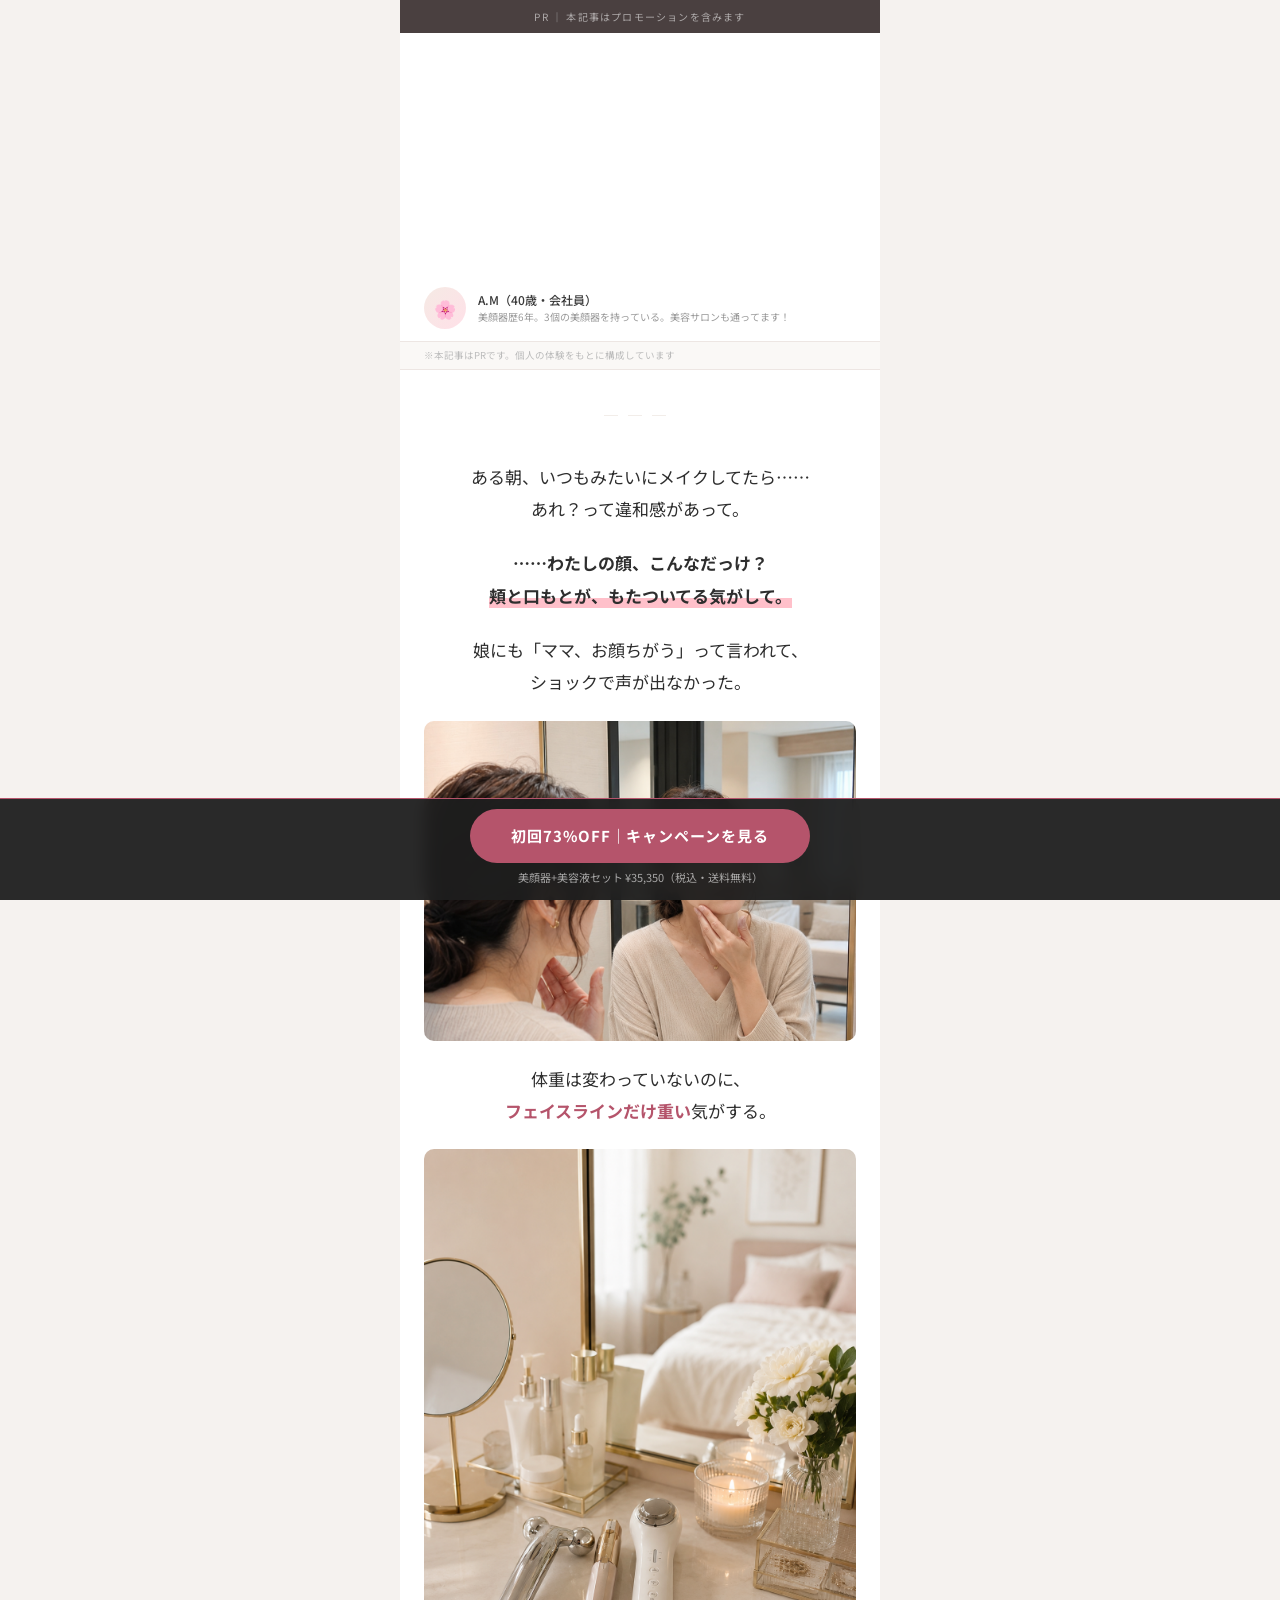
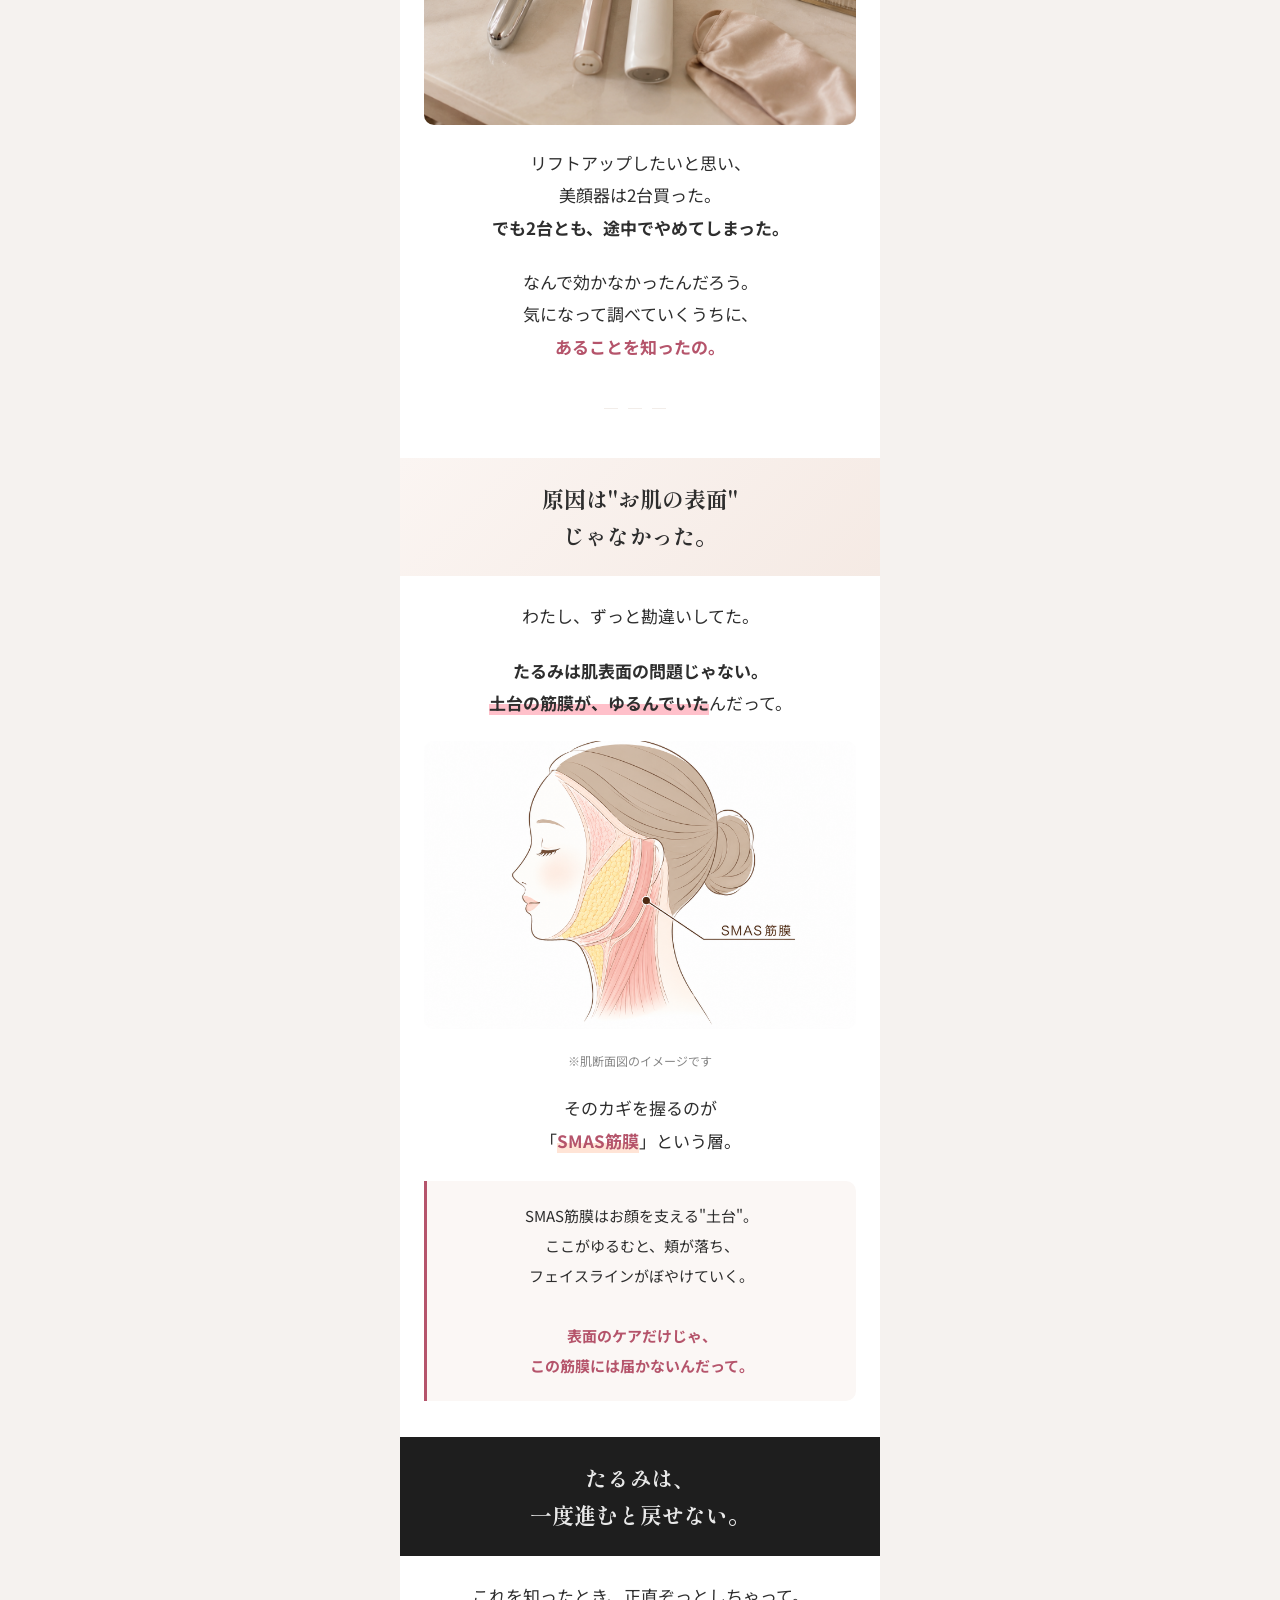
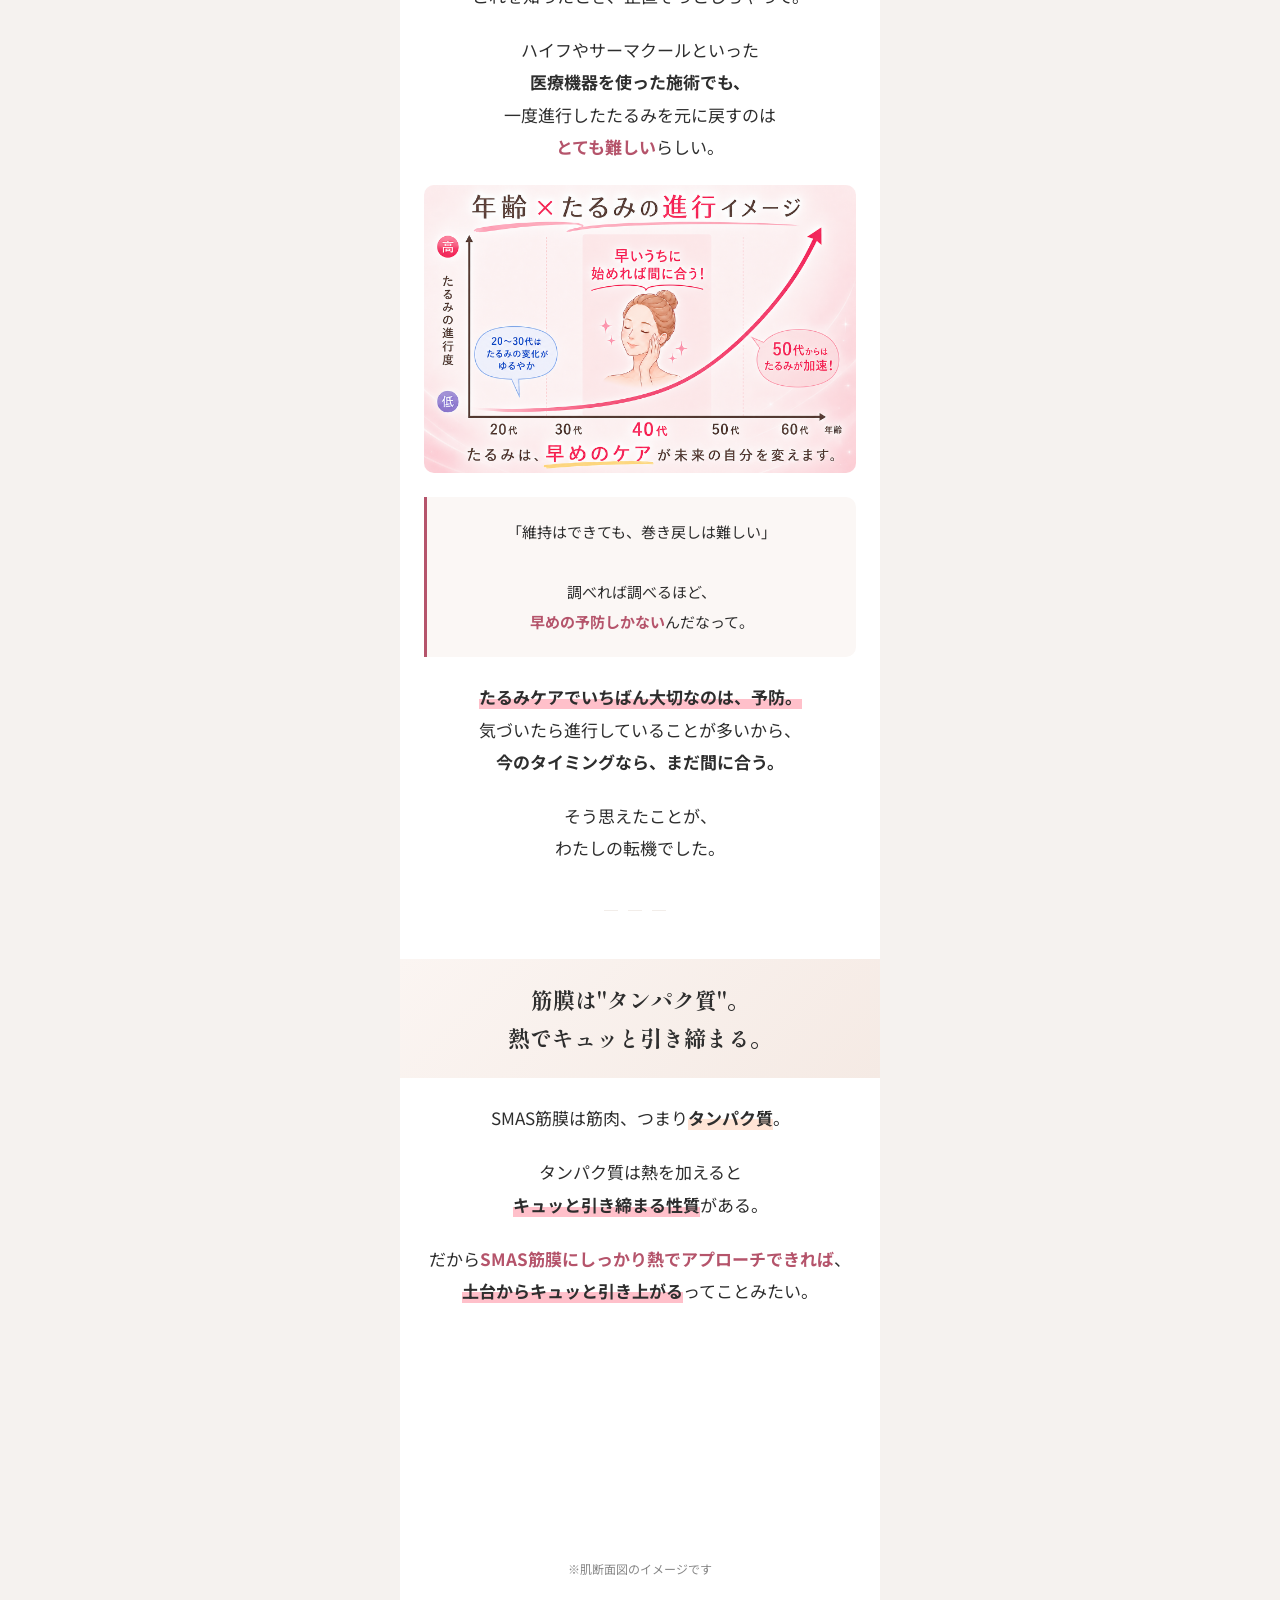
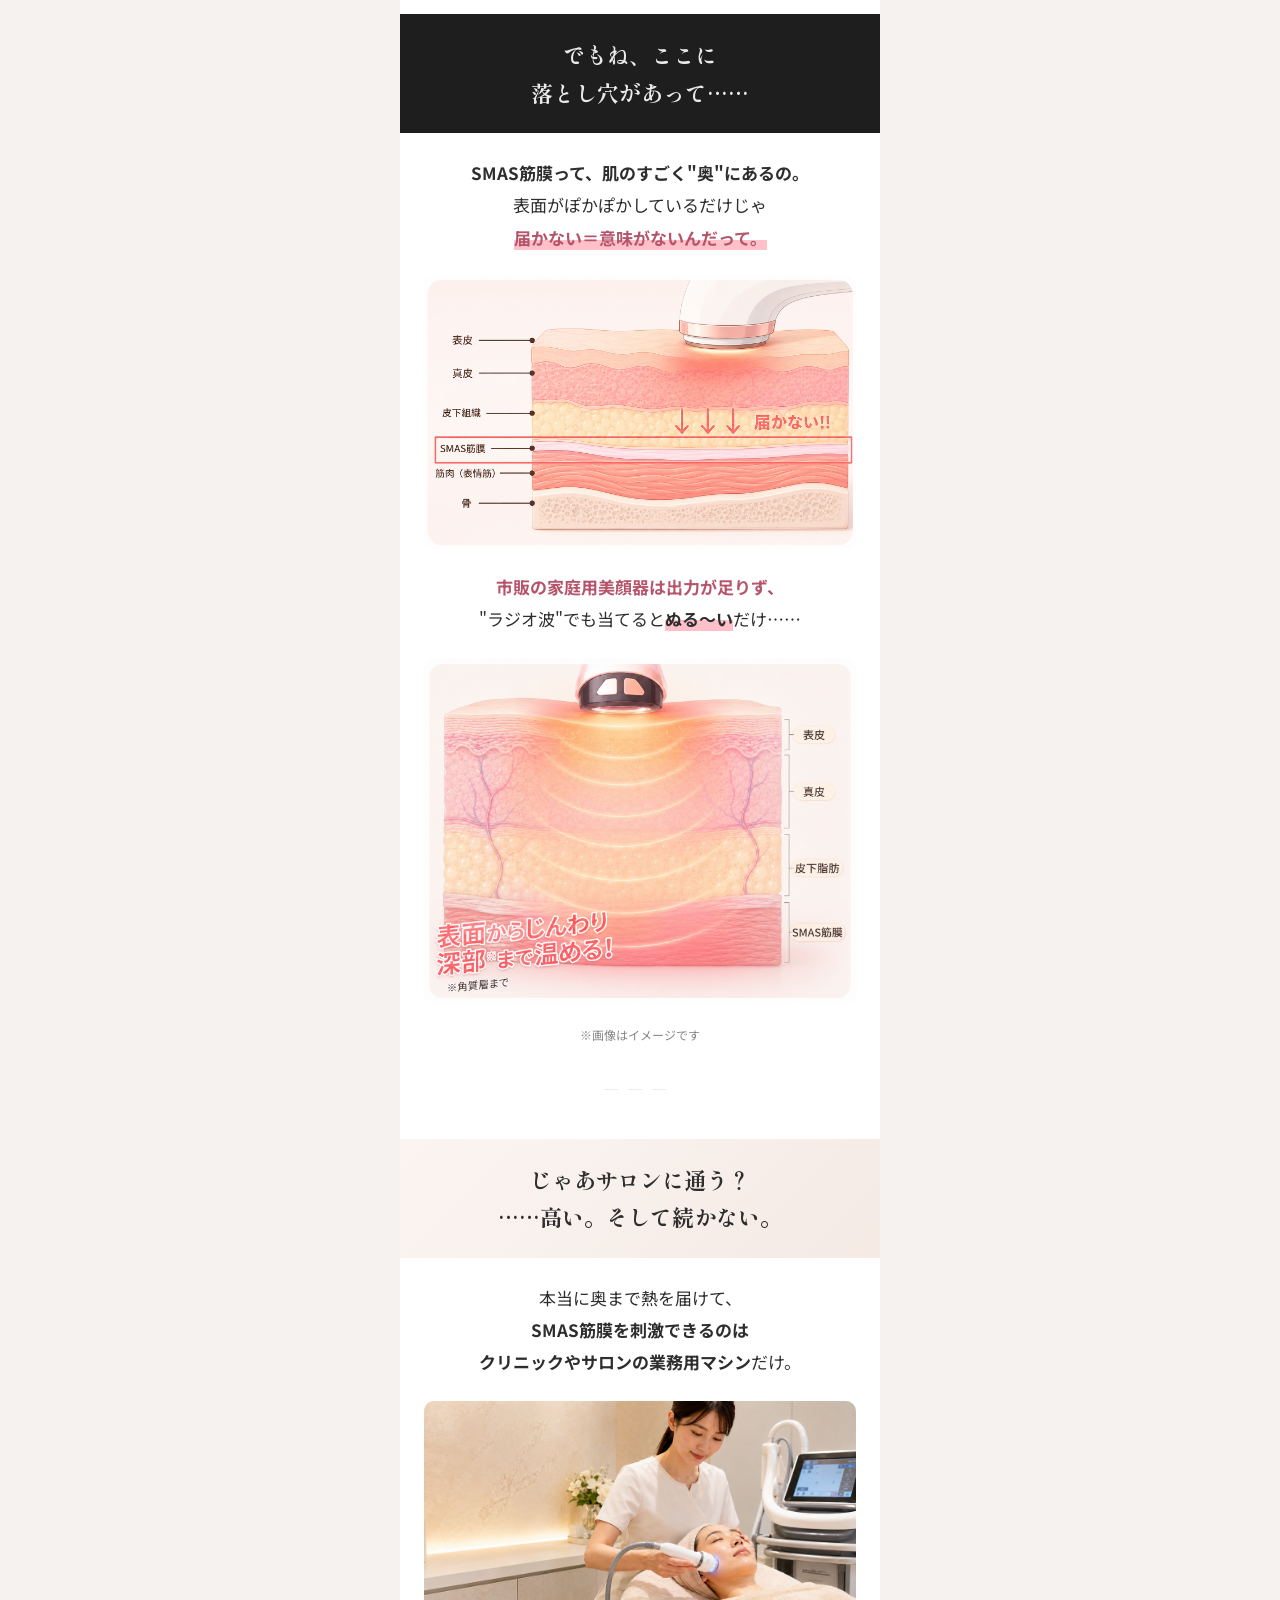
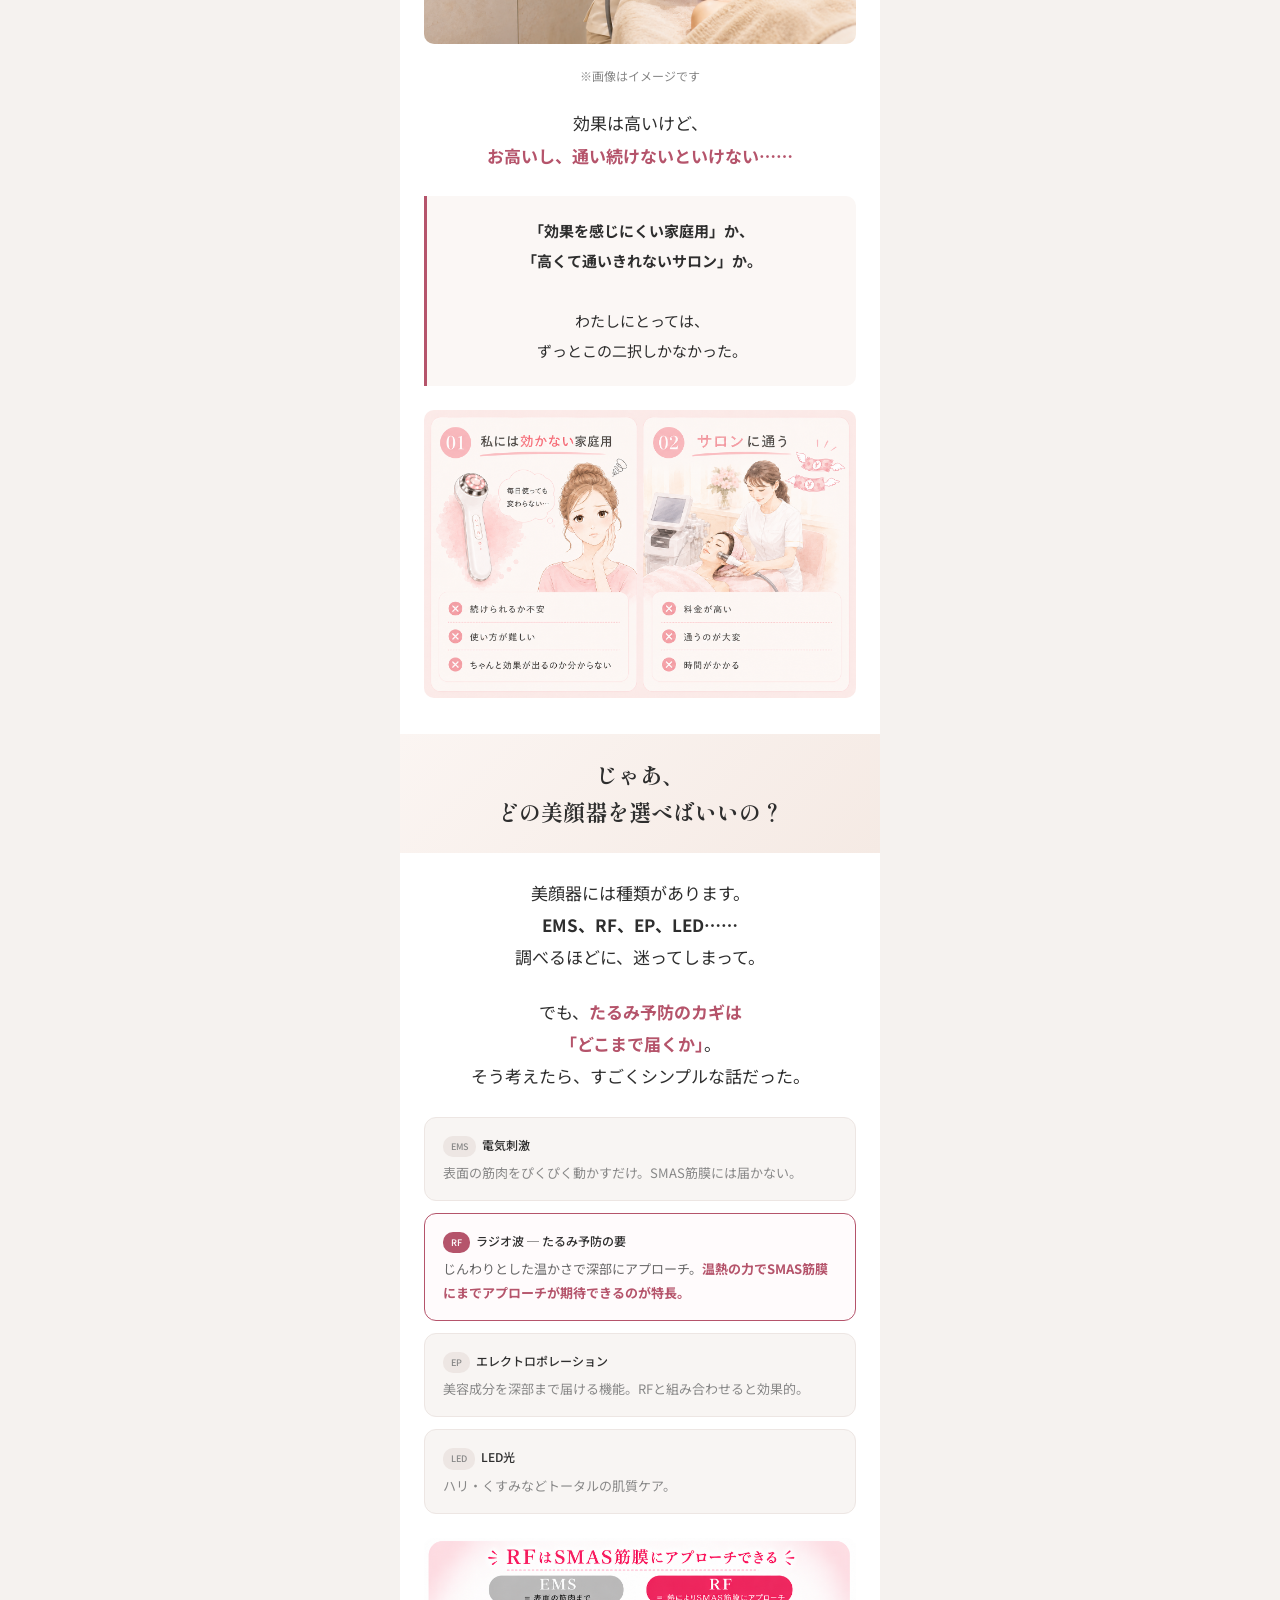
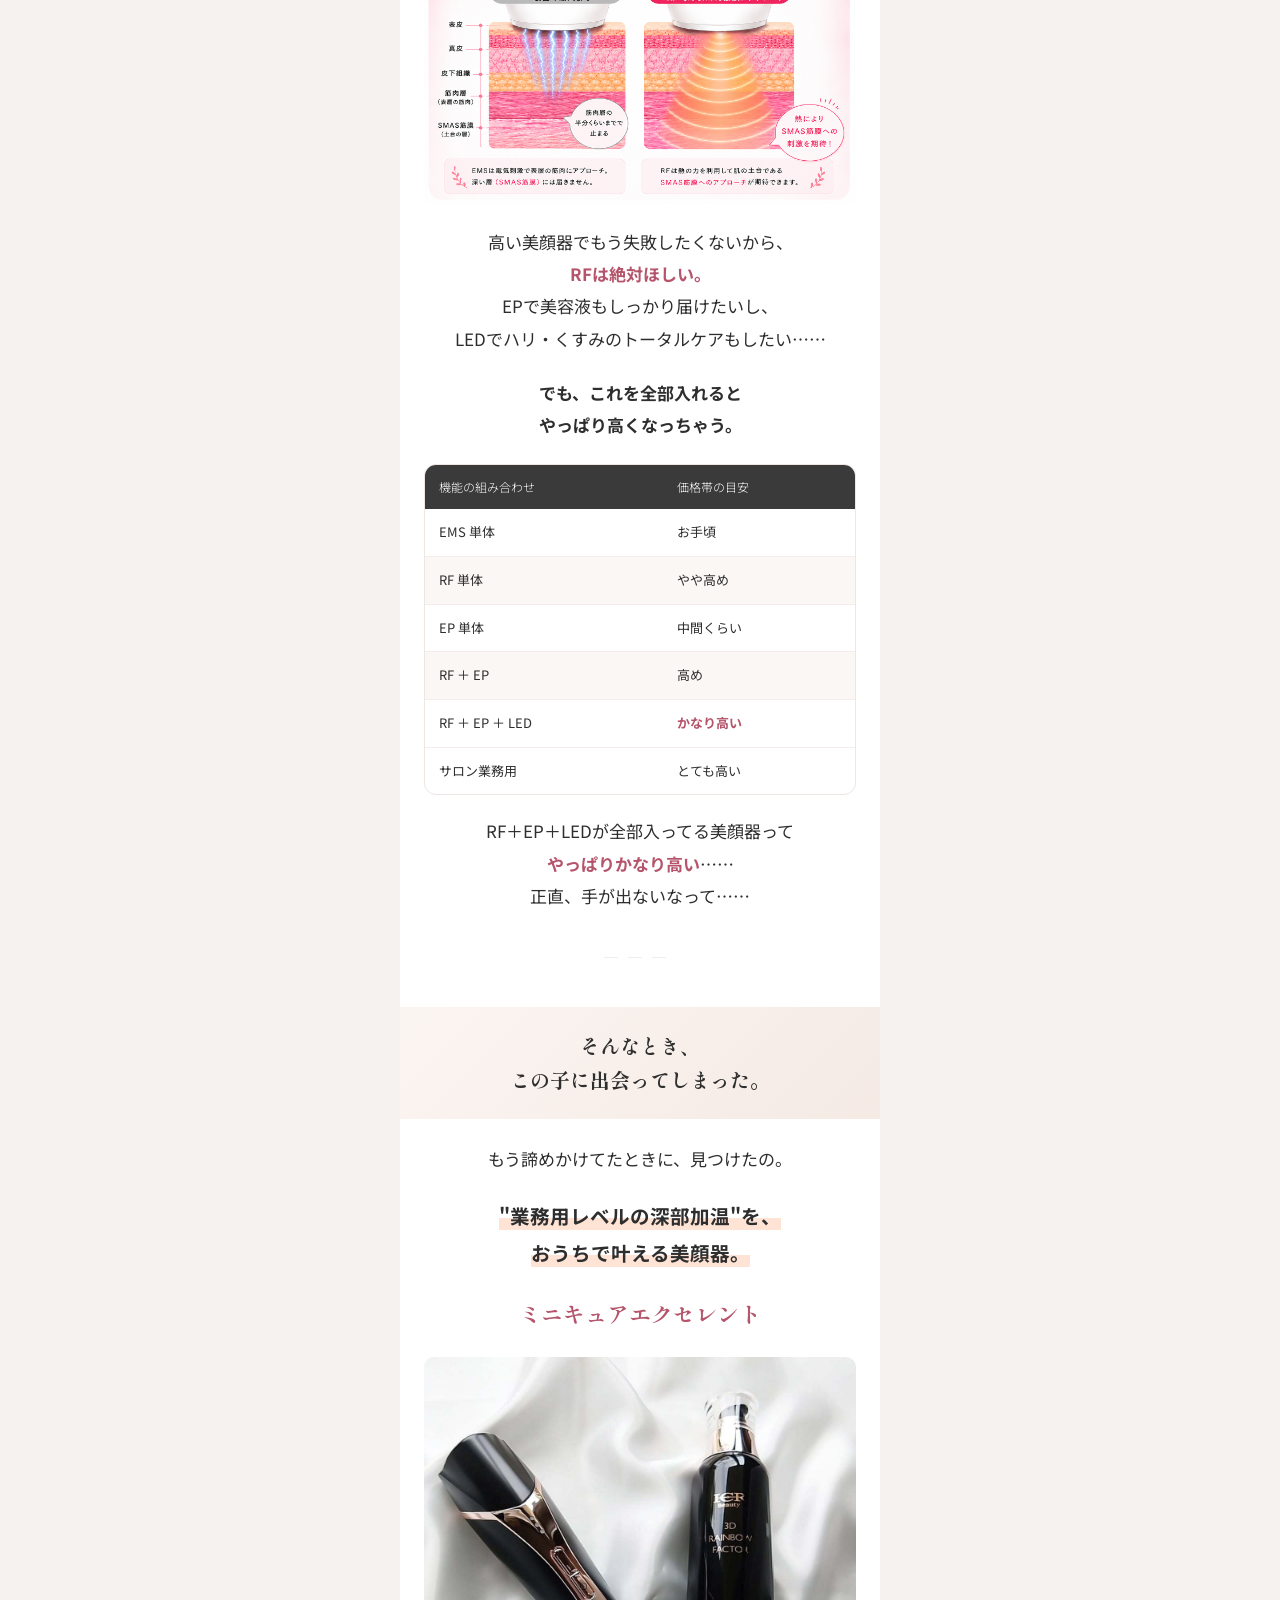
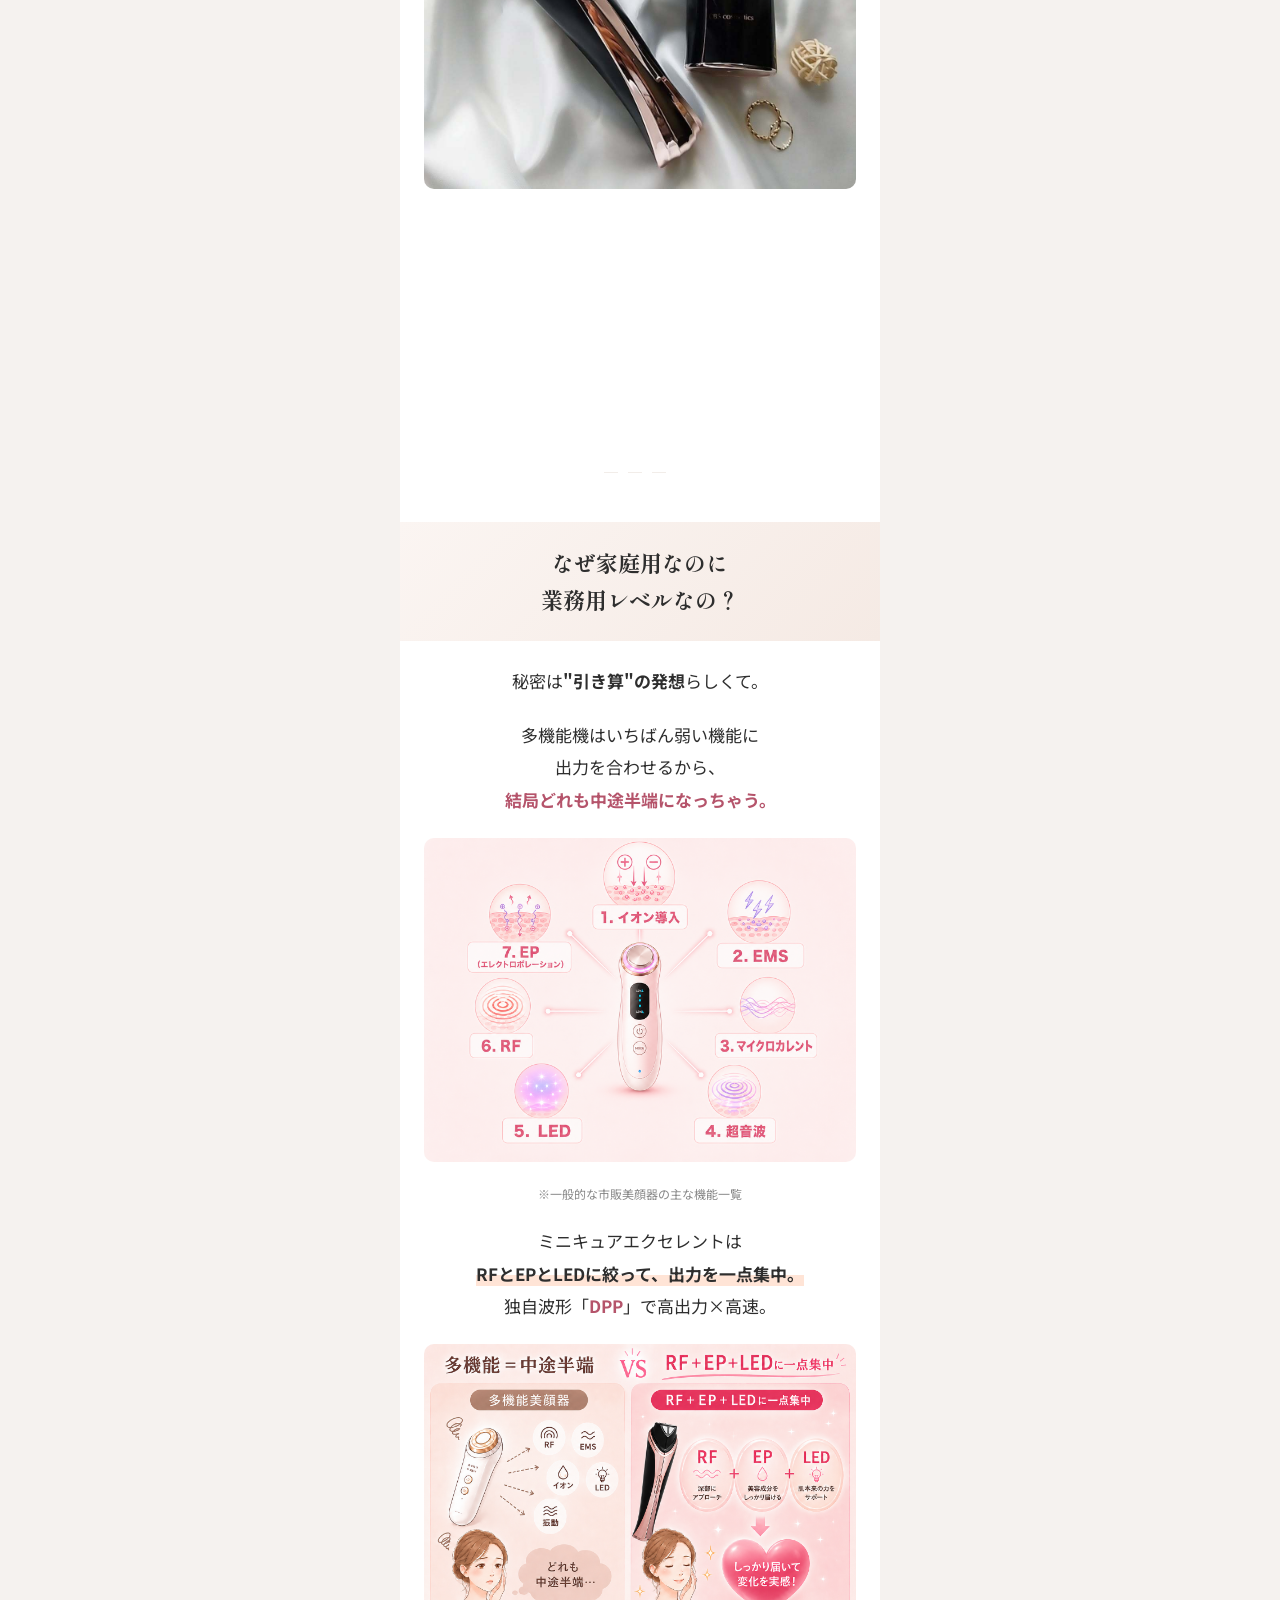
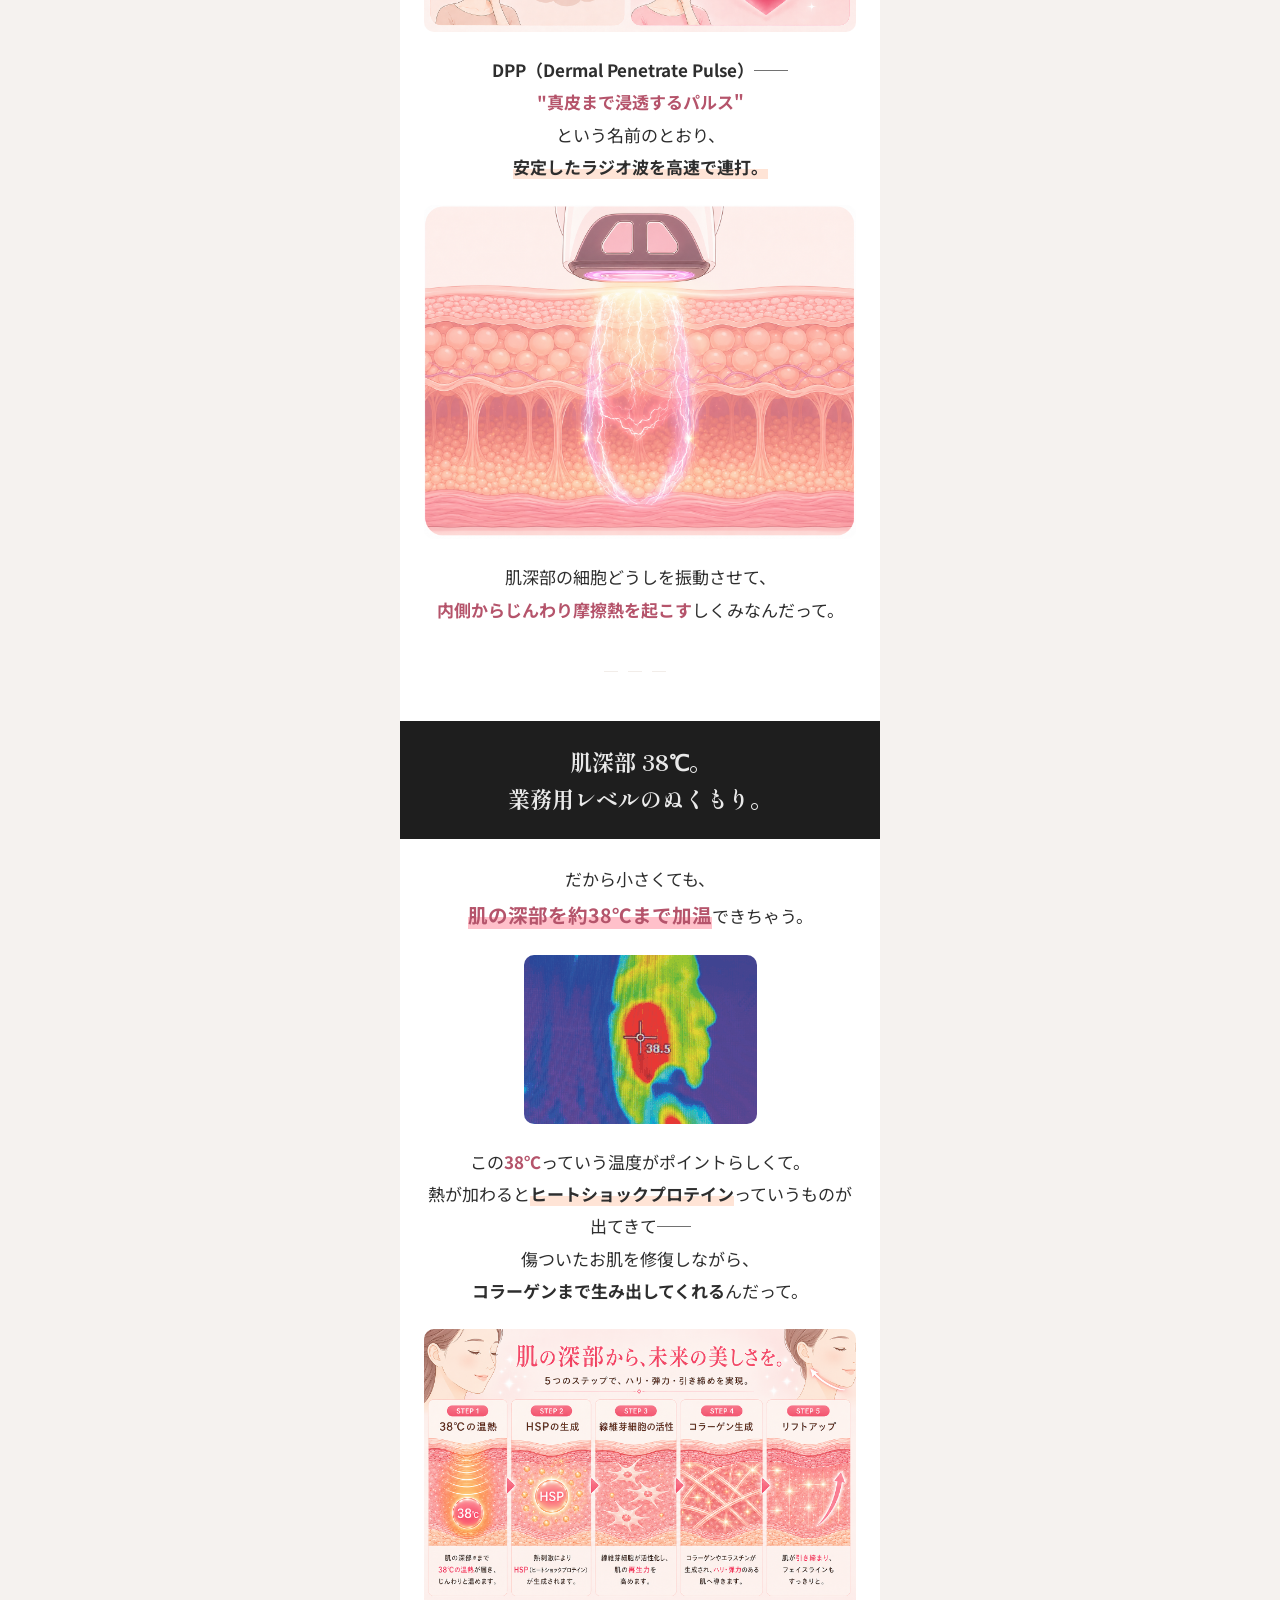
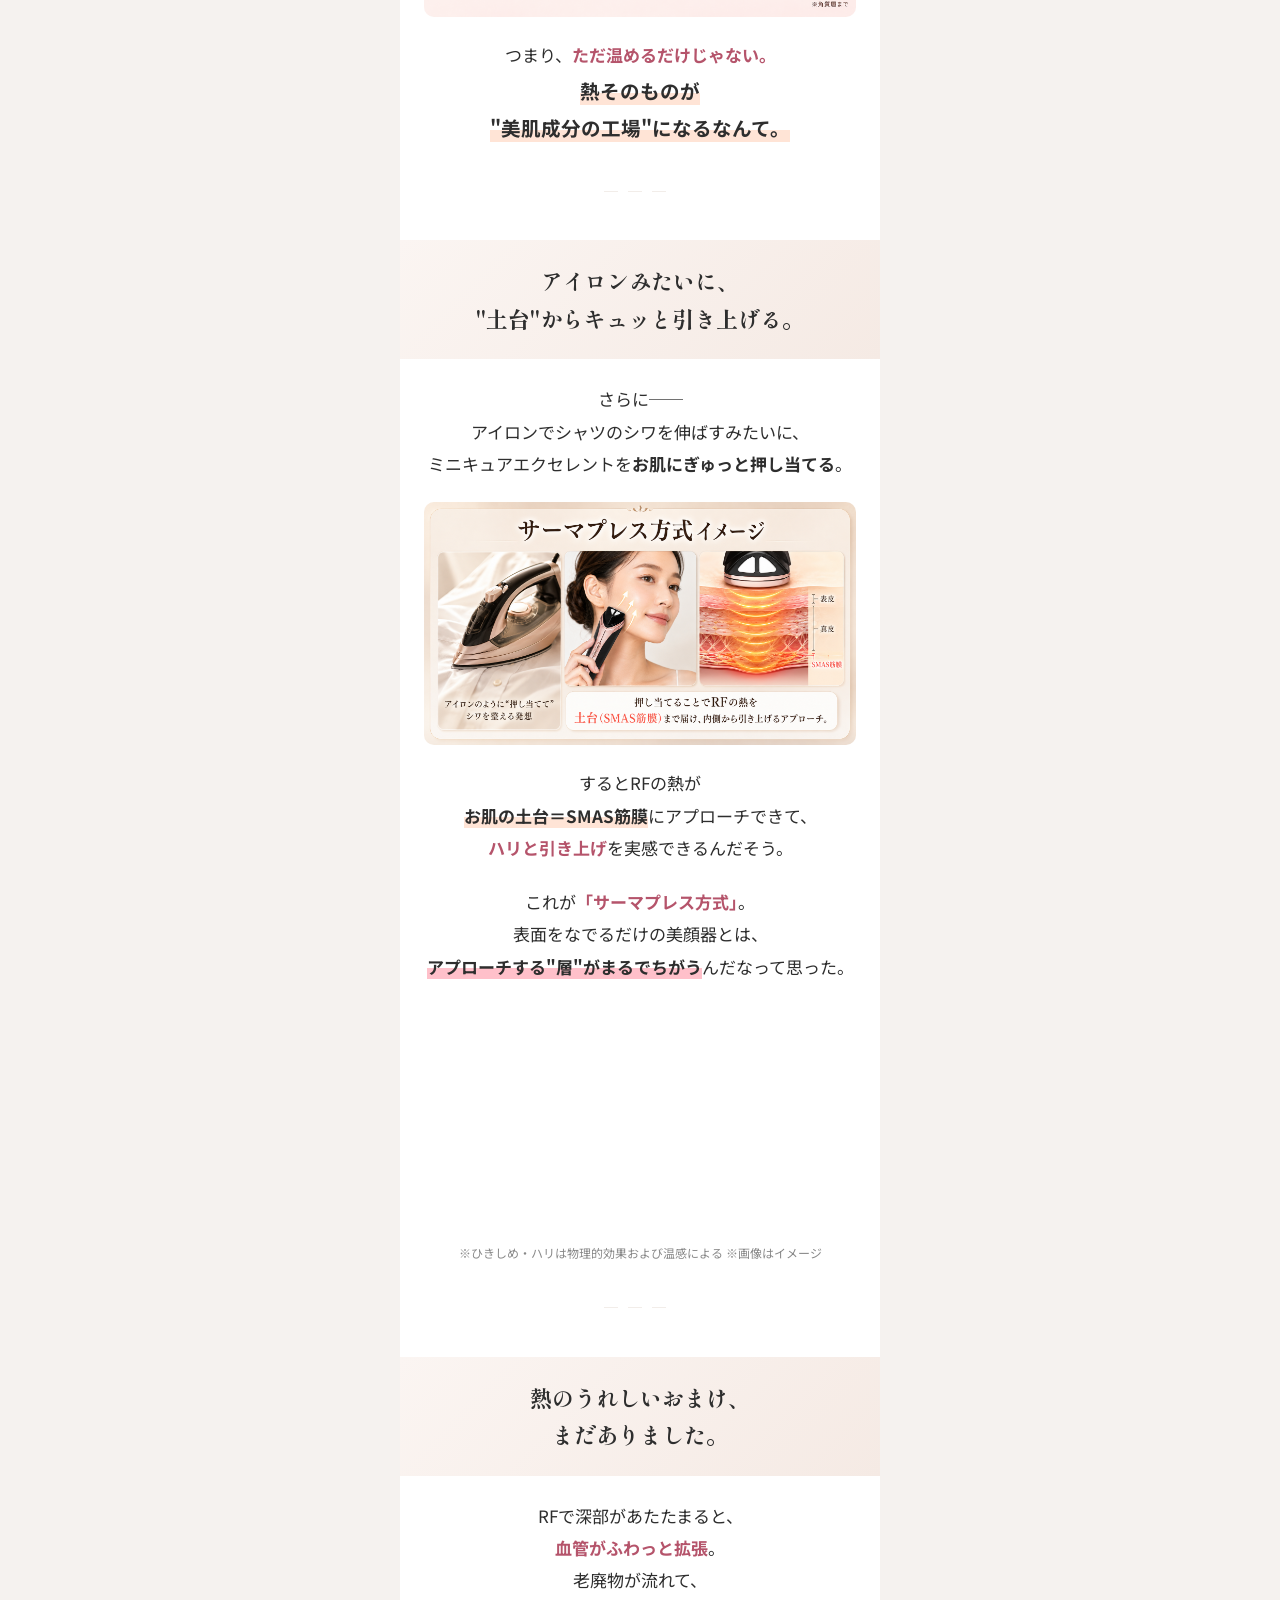
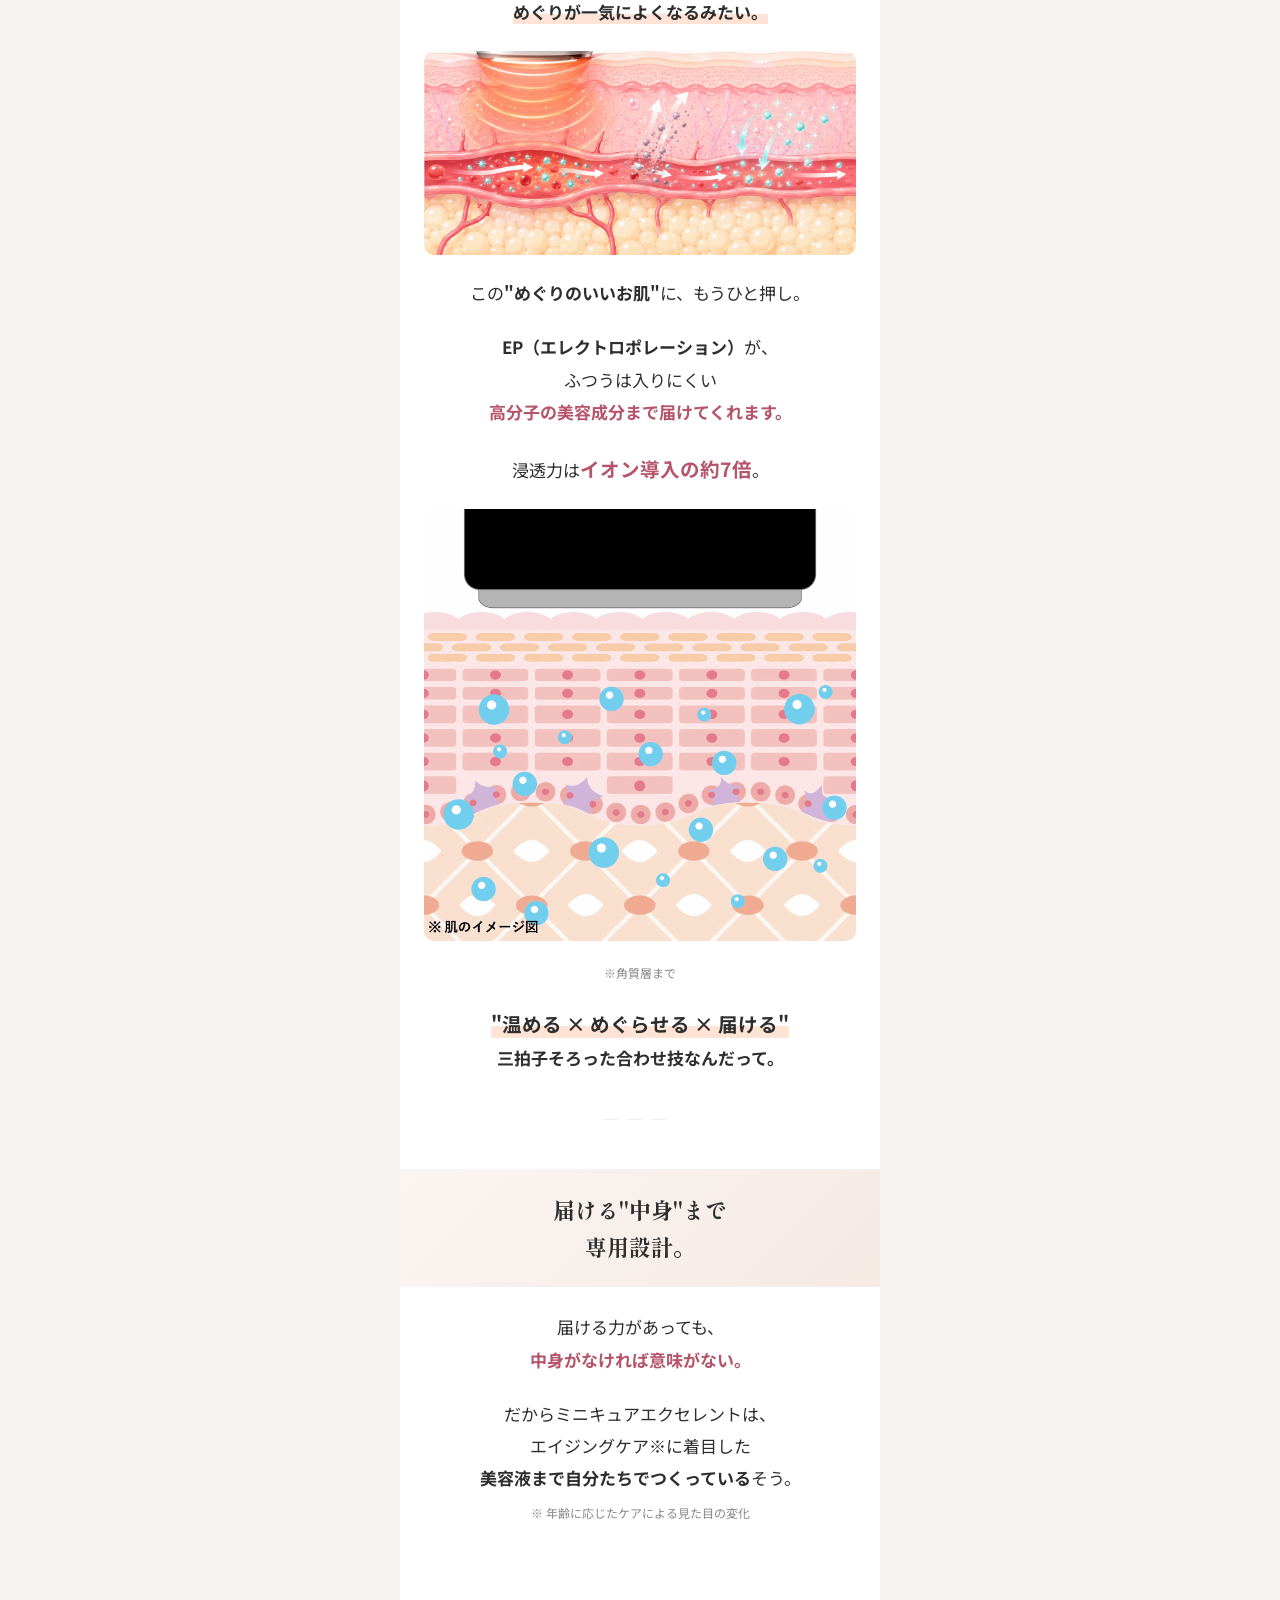
<file: index_heat_v3.html>
<!DOCTYPE html>
<html lang="ja">
<head>
<meta charset="UTF-8">
<meta name="viewport" content="width=device-width, initial-scale=1.0">
<title>3台目の美顔器で、やっと出会えた。40代からのたるみケア</title>
<link rel="preconnect" href="https://fonts.googleapis.com">
<link href="https://fonts.googleapis.com/css2?family=Noto+Sans+JP:wght@300;400;500;700&family=Shippori+Mincho:wght@400;500;700&display=swap" rel="stylesheet">
<style>
  * { margin: 0; padding: 0; box-sizing: border-box; }

  body {
    font-family: 'Noto Sans JP', sans-serif;
    font-size: 17px;
    line-height: 1.9;
    color: #2E2E2E;
    background: #F5F2EF;
    font-weight: 400;
    -webkit-text-size-adjust: 100%;
  }

  .wrap {
    max-width: 480px;
    margin: 0 auto;
    background: #fff;
  }

  /* ── PR ── */
  .pr-bar {
    background: #4A4040;
    color: rgba(255,255,255,0.55);
    text-align: center;
    padding: 7px 12px;
    font-size: 10px;
    letter-spacing: 0.12em;
  }

  /* ── 本文 ── */
  .body {
    padding: 0 24px 40px;
  }
  .body p {
    margin-bottom: 22px;
    text-align: center;
  }

  .body img {
    max-width: 100%;
    height: auto;
    display: block;
    margin: 22px auto;
    border-radius: 10px;
  }

  /* ── 見出し ── */
  .heading {
    font-family: 'Shippori Mincho', serif;
    font-size: 22px;
    font-weight: 700;
    color: #2E2E2E;
    line-height: 1.7;
    margin: 36px -24px 24px;
    padding: 22px 28px;
    text-align: center;
    background: linear-gradient(135deg, #FBF5F2, #F5EAE4);
    border-radius: 0;
  }
  .heading-dark {
    background: #1E1E1E;
    color: rgba(255,255,255,0.9);
  }

  /* ── テキスト装飾 ── */
  .marker-pink {
    background: linear-gradient(transparent 58%, #FFC0CA 58%);
  }
  .marker-warm {
    background: linear-gradient(transparent 58%, #FFE4D6 58%);
  }
  .text-pink { color: #B5546B; font-weight: 700; }
  .text-bold { font-weight: 700; }
  .text-strong { font-weight: 700; }
  .text-large { font-size: 1.15em; }
  .text-xl { font-size: 1.3em; }
  .text-small { font-size: 12px; color: #888; line-height: 1.6; }
  .text-rose { color: #B5546B; font-weight: 700; }

  /* ── 区切り ── */
  .divider {
    text-align: center;
    margin: 32px 0;
    color: #E8DED8;
    font-size: 14px;
    letter-spacing: 10px;
  }

  /* ── 強調ボックス ── */
  .em-box {
    background: #FBF7F5;
    border-left: 3px solid #B5546B;
    padding: 20px 18px;
    margin: 24px 0;
    font-size: 15px;
    line-height: 2;
    text-align: center;
    border-radius: 0 10px 10px 0;
  }
  .em-box.gold {
    border-left-color: #B8956A;
    background: #FAF5ED;
  }

  /* ── ポイントカード ── */
  .point-card {
    background: #fff;
    border: 1.5px solid #EDE6E3;
    border-radius: 14px;
    padding: 20px 18px;
    margin: 20px 0;
    text-align: center;
  }
  .point-card .point-title {
    font-size: 16px;
    font-weight: 700;
    color: #B5546B;
    margin-bottom: 6px;
  }
  .point-card .point-desc {
    font-size: 14px;
    line-height: 1.8;
    color: #555;
  }

  /* ── UGCカード ── */
  .ugc-card {
    background: #fff;
    border: 1px solid #EDE6E3;
    border-radius: 16px;
    margin: 20px 0;
    overflow: hidden;
  }
  .ugc-header {
    display: flex;
    align-items: center;
    gap: 10px;
    padding: 14px 16px;
  }
  .ugc-avatar {
    width: 34px; height: 34px;
    border-radius: 50%;
    background: linear-gradient(135deg, #B5546B, #D4967A);
  }
  .ugc-name { font-size: 13px; font-weight: 700; color: #444; }
  .ugc-body { padding: 14px 16px; }
  .ugc-body .ugc-likes { font-size: 14px; font-weight: 700; color: #2E2E2E; margin-bottom: 6px; }
  .ugc-body .ugc-caption { font-size: 14px; line-height: 1.8; color: #333; text-align: left; }
  .ugc-body .ugc-tags { font-size: 12px; color: #8BAABE; margin-top: 6px; text-align: left; }
  .ugc-note { font-size: 11px; color: #999; text-align: center; margin-top: 4px; padding-bottom: 12px; }

  /* ── CTA ── */
  .cta-block {
    text-align: center;
    margin: 36px -24px;
    padding: 32px 24px;
    background: linear-gradient(180deg, #FBF5F2, #F5EAE4);
  }
  .cta-lead { font-size: 14px; color: #B5546B; margin-bottom: 8px; font-weight: 400; letter-spacing: 0.1em; }
  .cta-offer { font-size: 28px; font-weight: 700; color: #B5546B; margin-bottom: 4px; }
  .cta-offer small { font-size: 15px; font-weight: 300; }
  .cta-price-note { font-size: 14px; color: #666; margin-bottom: 18px; line-height: 1.8; }
  .cta-button {
    display: block;
    width: 88%;
    max-width: 340px;
    margin: 0 auto 10px;
    padding: 17px 20px;
    background: #B5546B;
    color: #fff;
    text-align: center;
    font-size: 16px;
    font-weight: 700;
    border-radius: 40px;
    text-decoration: none;
    box-shadow: 0 4px 20px rgba(181,84,107,0.3);
    letter-spacing: 0.06em;
    animation: softPulse 2.5s infinite;
  }
  .cta-sub { font-size: 12px; color: #777; margin-top: 8px; }
  @keyframes softPulse {
    0%, 100% { transform: scale(1); box-shadow: 0 4px 20px rgba(181,84,107,0.3); }
    50% { transform: scale(1.02); box-shadow: 0 6px 24px rgba(181,84,107,0.45); }
  }

  /* ── 監修者 ── */
  .supervisor-box {
    display: flex;
    gap: 14px;
    align-items: flex-start;
    background: #FBF7F5;
    border-radius: 14px;
    padding: 18px 16px;
    margin: 24px 0;
  }
  .supervisor-box img {
    width: 60px; height: 60px;
    border-radius: 50%;
    object-fit: cover;
    flex-shrink: 0;
    margin: 0;
  }
  .supervisor-box .sv-text {
    font-size: 14px;
    line-height: 1.85;
    color: #444;
    text-align: left;
  }
  .supervisor-box .sv-name {
    font-size: 13px;
    font-weight: 700;
    color: #3A3A3A;
    margin-bottom: 4px;
    text-align: left;
  }

  /* ── 注釈 ── */
  .note-box {
    background: #FAF8F6;
    border: 1px solid #EDE6E3;
    border-radius: 12px;
    padding: 16px 18px;
    margin: 24px 0;
    font-size: 13px;
    line-height: 1.8;
    color: #888;
    text-align: left;
  }

  /* ── 固定CTA ── */
  .fixed-cta {
    position: fixed;
    bottom: 0; left: 0; right: 0;
    background: rgba(30,30,30,0.95);
    backdrop-filter: blur(8px);
    -webkit-backdrop-filter: blur(8px);
    padding: 10px 15px 12px;
    text-align: center;
    z-index: 9999;
    display: none;
    border-top: 1.5px solid #B5546B;
  }
  .fixed-cta a {
    display: inline-block;
    width: 90%;
    max-width: 340px;
    padding: 13px 20px;
    background: #B5546B;
    color: #fff;
    font-size: 15px;
    font-weight: 700;
    border-radius: 40px;
    text-decoration: none;
    letter-spacing: 0.06em;
    animation: softPulse 2.5s infinite;
  }
  .fixed-cta-note { font-size: 11px; color: rgba(255,255,255,0.6); margin-top: 4px; }

  /* ── フッター ── */
  .footer {
    padding: 32px 20px;
    background: #1E1E1E;
    text-align: center;
    color: rgba(255,255,255,0.35);
    font-size: 10px;
    line-height: 2.2;
  }
  .footer a { color: rgba(255,255,255,0.45); text-decoration: underline; }

  @media (max-width: 380px) {
    body { font-size: 16px; }
    .heading { font-size: 20px; }
  }
</style>
</head>
<body>

<div class="wrap">

  <div class="pr-bar">PR ｜ 本記事はプロモーションを含みます</div>

  <!-- ===== FV ===== -->
  <video src="https://dmj4719.github.io/article-lp/images_heat/v3_fv.mov" autoplay loop muted playsinline style="width:100%;display:block;border-radius:0;"></video>


  <!-- ===== 著者バー ===== -->
  <div style="display:flex;align-items:center;gap:12px;padding:14px 24px 12px;background:#fff;border-bottom:1px solid #EDE6E3;">
    <div style="width:42px;height:42px;border-radius:50%;background:linear-gradient(135deg,#F5EAE4,#FFE0E8);display:flex;align-items:center;justify-content:center;font-size:18px;flex-shrink:0;">🌸</div>
    <div>
      <div style="font-size:12px;font-weight:500;color:#3A3A3A;line-height:1.4;">A.M（40歳・会社員）</div>
      <div style="font-size:10px;color:#999;line-height:1.5;">美顔器歴6年。3個の美顔器を持っている。美容サロンも通ってます！</div>
    </div>
  </div>
  <div style="padding:6px 24px;background:#FAF8F6;font-size:9.5px;color:#bbb;line-height:1.6;border-bottom:1px solid #EDE6E3;">
    ※本記事はPRです。個人の体験をもとに構成しています
  </div>

  <div class="body">

    <div class="divider">───</div>

    <!-- ===== ① 悩み導入 ===== -->
    <p>
      ある朝、いつもみたいにメイクしてたら……<br>あれ？って違和感があって。
    </p>
    <p>
      <span class="text-bold">……わたしの顔、こんなだっけ？</span><br>
      <span class="marker-pink text-bold">頬と口もとが、もたついてる気がして。</span>
    </p>
    <p>
      娘にも「ママ、お顔ちがう」って言われて、<br>
      ショックで声が出なかった。
    </p>

    <!-- 既存画像（AI感あるなら差替え検討） -->
    <img src="https://dmj4719.github.io/article-lp/images_heat/v2_02.png" alt="悩みイメージ" style="width:100%;height:320px;object-fit:cover;object-position:center 20%;">

    <p>
      体重は変わっていないのに、<br>
      <span class="text-pink">フェイスラインだけ重い</span>気がする。
    </p>

    <img src="https://dmj4719.github.io/article-lp/images_heat/v2_03.png" alt="化粧台に並んだ美顔器">

    <p>
      リフトアップしたいと思い、<br>美顔器は2台買った。<br>
      <span class="text-bold">でも2台とも、途中でやめてしまった。</span>
    </p>
    <p>
      なんで効かなかったんだろう。<br>
      気になって調べていくうちに、<br>
      <span class="text-pink">あることを知ったの。</span>
    </p>

    <div class="divider">───</div>

    <!-- ===== ② SMAS教育 ===== -->
    <h2 class="heading">原因は"お肌の表面"<br>じゃなかった。</h2>

    <p>
      わたし、ずっと勘違いしてた。
    </p>
    <p>
      <span class="text-bold">たるみは肌表面の問題じゃない。</span><br>
      <span class="marker-pink text-bold">土台の筋膜が、ゆるんでいた</span>んだって。
    </p>

    <img src="https://dmj4719.github.io/article-lp/images_heat/03.png" alt="SMAS筋膜が引き上がるイメージ">
    <p class="text-small" style="text-align:center;">※肌断面図のイメージです</p>

    <p>
      そのカギを握るのが<br>
      「<span class="marker-warm text-bold text-rose">SMAS筋膜</span>」という層。
    </p>

    <div class="em-box">
      SMAS筋膜はお顔を支える"土台"。<br>
      ここがゆるむと、頬が落ち、<br>
      フェイスラインがぼやけていく。<br><br>
      <span class="text-pink text-bold">表面のケアだけじゃ、<br>この筋膜には届かないんだって。</span>
    </div>

    <!-- ===== MTG文脈追加：予防文脈 ===== -->
    <h2 class="heading heading-dark">たるみは、<br>一度進むと戻せない。</h2>

    <p>
      これを知ったとき、正直ぞっとしちゃって。
    </p>
    <p>
      ハイフやサーマクールといった<br>
      <span class="text-bold">医療機器を使った施術でも、</span><br>
      一度進行したたるみを元に戻すのは<br>
      <span class="text-pink text-bold">とても難しい</span>らしい。
    </p>

    <img src="https://dmj4719.github.io/article-lp/images_heat/v2_04.png" alt="年齢×たるみの進行イメージ">

    <div class="em-box">
      「維持はできても、巻き戻しは難しい」<br><br>
      調べれば調べるほど、<br>
      <span class="text-pink text-bold">早めの予防しかない</span>んだなって。
    </div>

    <p>
      <span class="marker-pink text-bold">たるみケアでいちばん大切なのは、予防。</span><br>
      気づいたら進行していることが多いから、<br>
      <span class="text-bold">今のタイミングなら、まだ間に合う。</span>
    </p>
    <p>
      そう思えたことが、<br>
      わたしの転機でした。
    </p>

    <div class="divider">───</div>

    <!-- ===== ③ 熱で引き上がる ===== -->
    <h2 class="heading">筋膜は"タンパク質"。<br>熱でキュッと引き締まる。</h2>

    <p>
      SMAS筋膜は筋肉、つまり<span class="marker-warm text-bold">タンパク質</span>。
    </p>
    <p>
      タンパク質は熱を加えると<br>
      <span class="marker-pink text-bold">キュッと引き締まる性質</span>がある。
    </p>
    <p>
      だから<span class="text-pink">SMAS筋膜にしっかり熱でアプローチできれば</span>、<br>
      <span class="marker-pink text-bold">土台からキュッと引き上がる</span>ってことみたい。
    </p>

    <div style="overflow:hidden;border-radius:10px;margin:22px 0;">
      <video src="https://dmj4719.github.io/article-lp/images_heat/v3_03b.mov" autoplay loop muted playsinline style="width:104%;margin:-2% -2%;display:block;"></video>
    </div>
    <p class="text-small" style="text-align:center;">※肌断面図のイメージです</p>

    <!-- ===== ④ 奥まで届くか ===== -->
    <h2 class="heading heading-dark">でもね、ここに<br>落とし穴があって……</h2>

    <p>
      <span class="text-bold">SMAS筋膜って、肌のすごく"奥"にあるの。</span><br>
      表面がぽかぽかしているだけじゃ<br>
      <span class="marker-pink text-bold text-pink">届かない＝意味がないんだって。</span>
    </p>

    <img src="https://dmj4719.github.io/article-lp/images_heat/04.png" alt="奥まで届かないイメージ">

    <p>
      <span class="text-pink text-bold">市販の家庭用美顔器は出力が足りず、</span><br>
      "ラジオ波"でも当てると<span class="marker-pink text-bold">ぬる〜い</span>だけ……
    </p>

    <img src="https://dmj4719.github.io/article-lp/images_heat/05.png" alt="表面だけ vs 深部まで届く図">
    <p class="text-small" style="text-align:center;">※画像はイメージです</p>

    <div class="divider">───</div>

    <!-- ===== ⑤ サロン vs 家庭用 ===== -->
    <h2 class="heading">じゃあサロンに通う？<br>……高い。そして続かない。</h2>

    <p>
      本当に奥まで熱を届けて、<br>
      <span class="text-bold">SMAS筋膜を刺激できるのは<br>クリニックやサロンの業務用マシン</span>だけ。
    </p>

    <img src="https://dmj4719.github.io/article-lp/images_heat/v2_06.png" alt="サロンで施術を受ける女性">
    <p class="text-small" style="text-align:center;">※画像はイメージです</p>

    <p>
      効果は高いけど、<br>
      <span class="text-pink">お高いし、通い続けないといけない……</span>
    </p>

    <div class="em-box">
      <span class="text-bold">「効果を感じにくい家庭用」か、<br>「高くて通いきれないサロン」か。</span><br><br>
      わたしにとっては、<br>ずっとこの二択しかなかった。
    </div>

    <img src="https://dmj4719.github.io/article-lp/images_heat/v2_07.png" alt="比較図">

    <!-- ===== MTG文脈追加：RF教育＋機能比較＋価格相場 ===== -->
    <h2 class="heading">じゃあ、<br>どの美顔器を選べばいいの？</h2>

    <p>
      美顔器には種類があります。<br>
      <span class="text-bold">EMS、RF、EP、LED……</span><br>
      調べるほどに、迷ってしまって。
    </p>

    <p>
      でも、<span class="text-pink">たるみ予防のカギは<br>「どこまで届くか」</span>。<br>
      そう考えたら、すごくシンプルな話だった。
    </p>

    <!-- 機能比較カード -->
    <div style="display:flex;flex-direction:column;gap:12px;margin:24px 0;">
      <div style="background:#F8F5F3;border-radius:12px;padding:16px 18px;border:1px solid #EDE6E3;">
        <div style="font-size:12px;font-weight:500;margin-bottom:4px;"><span style="display:inline-block;background:#EDE6E3;color:#888;font-size:9px;padding:2px 8px;border-radius:10px;margin-right:6px;">EMS</span>電気刺激</div>
        <div style="font-size:13px;color:#888;line-height:1.8;text-align:left;">表面の筋肉をぴくぴく動かすだけ。SMAS筋膜には届かない。</div>
      </div>
      <div style="background:#FFFBFC;border-radius:12px;padding:16px 18px;border:1.5px solid #B5546B;">
        <div style="font-size:12px;font-weight:500;margin-bottom:4px;"><span style="display:inline-block;background:#B5546B;color:#fff;font-size:9px;padding:2px 8px;border-radius:10px;margin-right:6px;">RF</span>ラジオ波 ─ たるみ予防の要</div>
        <div style="font-size:13px;color:#666;line-height:1.8;text-align:left;">じんわりとした温かさで深部にアプローチ。<span class="text-pink text-bold">温熱の力でSMAS筋膜にまでアプローチが期待できるのが特長。</span></div>
      </div>
      <div style="background:#F8F5F3;border-radius:12px;padding:16px 18px;border:1px solid #EDE6E3;">
        <div style="font-size:12px;font-weight:500;margin-bottom:4px;"><span style="display:inline-block;background:#EDE6E3;color:#888;font-size:9px;padding:2px 8px;border-radius:10px;margin-right:6px;">EP</span>エレクトロポレーション</div>
        <div style="font-size:13px;color:#888;line-height:1.8;text-align:left;">美容成分を深部まで届ける機能。RFと組み合わせると効果的。</div>
      </div>
      <div style="background:#F8F5F3;border-radius:12px;padding:16px 18px;border:1px solid #EDE6E3;">
        <div style="font-size:12px;font-weight:500;margin-bottom:4px;"><span style="display:inline-block;background:#EDE6E3;color:#888;font-size:9px;padding:2px 8px;border-radius:10px;margin-right:6px;">LED</span>LED光</div>
        <div style="font-size:13px;color:#888;line-height:1.8;text-align:left;">ハリ・くすみなどトータルの肌質ケア。</div>
      </div>
    </div>

    <img src="https://dmj4719.github.io/article-lp/images_heat/v2_08.png" alt="RFがSMAS筋膜にアプローチ">

    <p>
      高い美顔器でもう失敗したくないから、<br>
      <span class="text-pink text-bold">RFは絶対ほしい。</span><br>
      EPで美容液もしっかり届けたいし、<br>
      LEDでハリ・くすみのトータルケアもしたい……
    </p>
    <p>
      <span class="text-bold">でも、これを全部入れると<br>やっぱり高くなっちゃう。</span>
    </p>

    <div style="border-radius:12px;overflow:hidden;border:1px solid #EDE6E3;margin:20px 0;font-size:13px;">
      <table style="width:100%;border-collapse:collapse;">
        <thead><tr><th style="background:#3A3A3A;color:white;padding:11px 14px;text-align:left;font-weight:300;font-size:12px;">機能の組み合わせ</th><th style="background:#3A3A3A;color:white;padding:11px 14px;text-align:left;font-weight:300;font-size:12px;">価格帯の目安</th></tr></thead>
        <tbody>
          <tr><td style="padding:11px 14px;border-bottom:1px solid #F5EAED;">EMS 単体</td><td style="padding:11px 14px;border-bottom:1px solid #F5EAED;">お手頃</td></tr>
          <tr><td style="padding:11px 14px;border-bottom:1px solid #F5EAED;background:#FBF7F5;">RF 単体</td><td style="padding:11px 14px;border-bottom:1px solid #F5EAED;background:#FBF7F5;">やや高め</td></tr>
          <tr><td style="padding:11px 14px;border-bottom:1px solid #F5EAED;">EP 単体</td><td style="padding:11px 14px;border-bottom:1px solid #F5EAED;">中間くらい</td></tr>
          <tr><td style="padding:11px 14px;border-bottom:1px solid #F5EAED;background:#FBF7F5;">RF ＋ EP</td><td style="padding:11px 14px;border-bottom:1px solid #F5EAED;background:#FBF7F5;">高め</td></tr>
          <tr><td style="padding:11px 14px;border-bottom:1px solid #F5EAED;">RF ＋ EP ＋ LED</td><td style="padding:11px 14px;border-bottom:1px solid #F5EAED;"><span class="text-pink text-bold">かなり高い</span></td></tr>
          <tr><td style="padding:11px 14px;">サロン業務用</td><td style="padding:11px 14px;">とても高い</td></tr>
        </tbody>
      </table>
    </div>

    <p>
      RF＋EP＋LEDが全部入ってる美顔器って<br><span class="text-pink text-bold">やっぱりかなり高い</span>……<br>
      正直、手が出ないなって……
    </p>

    <div class="divider">───</div>

    <!-- ===== 製品リビール ===== -->
    <h2 class="heading" style="font-size:20px;">そんなとき、<br>この子に出会ってしまった。</h2>

    <p>
      もう諦めかけてたときに、見つけたの。
    </p>
    <p>
      <span class="marker-warm text-bold text-large">"業務用レベルの深部加温"を、</span><br>
      <span class="marker-warm text-bold text-large">おうちで叶える美顔器。</span>
    </p>
    <p>
      <span class="text-bold text-xl text-rose" style="font-family:'Shippori Mincho',serif;">ミニキュアエクセレント</span>
    </p>

    <img src="https://dmj4719.github.io/article-lp/images_heat/08.jpg" alt="ミニキュアエクセレント本体" id="triggerCta">

    <video src="https://dmj4719.github.io/article-lp/images_heat/v2_09.mov" autoplay loop muted playsinline style="width:100%;border-radius:10px;margin:22px 0;display:block;"></video>

    <div class="divider">───</div>

    <!-- ===== ⑥ なぜ家庭用で業務用レベル ===== -->
    <h2 class="heading">なぜ家庭用なのに<br>業務用レベルなの？</h2>

    <p>
      秘密は<span class="text-bold">"引き算"の発想</span>らしくて。
    </p>
    <p>
      多機能機はいちばん弱い機能に<br>出力を合わせるから、<br>
      <span class="text-pink">結局どれも中途半端になっちゃう。</span>
    </p>

    <img src="https://dmj4719.github.io/article-lp/images_heat/09.png" alt="多機能機の出力分散イメージ">
    <p class="text-small" style="text-align:center;">※一般的な市販美顔器の主な機能一覧</p>

    <p>
      ミニキュアエクセレントは<br>
      <span class="marker-warm text-bold">RFとEPとLEDに絞って、出力を一点集中。</span><br>
      独自波形「<span class="text-bold text-rose">DPP</span>」で高出力×高速。
    </p>

    <img src="https://dmj4719.github.io/article-lp/images_heat/v2_10.png" alt="一点集中の対比図">

    <p>
      <span class="text-bold">DPP（Dermal Penetrate Pulse）</span>──<br>
      <span class="text-rose">"真皮まで浸透するパルス"</span><br>という名前のとおり、<br>
      <span class="marker-warm text-bold">安定したラジオ波を高速で連打。</span>
    </p>

    <img src="https://dmj4719.github.io/article-lp/images_heat/new1.png" alt="DPP波形イメージ">

    <p>
      肌深部の細胞どうしを振動させて、<br>
      <span class="text-pink text-bold">内側からじんわり摩擦熱を起こす</span>しくみなんだって。
    </p>

    <div class="divider">───</div>

    <!-- ===== ⑦ 肌深部38℃ ===== -->
    <h2 class="heading heading-dark">肌深部 38℃。<br>業務用レベルのぬくもり。</h2>

    <p>
      だから小さくても、<br>
      <span class="marker-pink text-pink text-large">肌の深部を約38℃まで加温</span>できちゃう。
    </p>

    <img src="https://dmj4719.github.io/article-lp/images_heat/11.gif" alt="サーモグラフィー">

    <p>
      この<span class="text-pink">38℃</span>っていう温度がポイントらしくて。<br>
      熱が加わると<span class="marker-warm text-bold">ヒートショックプロテイン</span>っていうものが出てきて──<br>
      傷ついたお肌を修復しながら、<br>
      <span class="text-bold">コラーゲンまで生み出してくれる</span>んだって。
    </p>

    <img src="https://dmj4719.github.io/article-lp/images_heat/v2_11.png" alt="ヒートショックプロテイン発現イメージ">

    <p>
      つまり、<span class="text-pink text-bold">ただ温めるだけじゃない。</span><br>
      <span class="marker-warm text-bold text-large">熱そのものが<br>"美肌成分の工場"になるなんて。</span>
    </p>

    <div class="divider">───</div>

    <!-- ===== サーマプレス方式 ===== -->
    <h2 class="heading">アイロンみたいに、<br>"土台"からキュッと引き上げる。</h2>

    <p>
      さらに──<br>
      アイロンでシャツのシワを伸ばすみたいに、<br>
      ミニキュアエクセレントを<span class="text-bold">お肌にぎゅっと押し当てる</span>。
    </p>

    <img src="https://dmj4719.github.io/article-lp/images_heat/new3.png" alt="サーマプレス方式イメージ">

    <p>
      するとRFの熱が<br>
      <span class="marker-warm text-bold">お肌の土台＝SMAS筋膜</span>にアプローチできて、<br>
      <span class="text-pink text-bold">ハリと引き上げ</span>を実感できるんだそう。
    </p>
    <p>
      これが<span class="text-bold text-rose">「サーマプレス方式」</span>。<br>
      表面をなでるだけの美顔器とは、<br>
      <span class="marker-pink text-bold">アプローチする"層"がまるでちがう</span>んだなって思った。
    </p>

    <video src="https://dmj4719.github.io/article-lp/images_heat/v2_16.mov" autoplay loop muted playsinline style="width:100%;border-radius:10px;margin:22px 0;display:block;"></video>
    <p class="text-small" style="text-align:center;">※ひきしめ・ハリは物理的効果および温感による ※画像はイメージ</p>

    <div class="divider">───</div>

    <!-- ===== 血管拡張→EP ===== -->
    <h2 class="heading">熱のうれしいおまけ、<br>まだありました。</h2>

    <p>
      RFで深部があたたまると、<br>
      <span class="text-pink text-bold">血管がふわっと拡張</span>。<br>
      老廃物が流れて、<br>
      <span class="marker-warm text-bold">めぐりが一気によくなるみたい。</span>
    </p>

    <img src="https://dmj4719.github.io/article-lp/images_heat/new4.png" alt="血管拡張イメージ">

    <p>
      この<span class="text-bold">"めぐりのいいお肌"</span>に、もうひと押し。
    </p>
    <p>
      <span class="text-bold">EP（エレクトロポレーション）</span>が、<br>
      ふつうは入りにくい<br>
      <span class="text-pink">高分子の美容成分まで届けてくれます。</span>
    </p>
    <p>
      浸透力は<span class="text-pink text-large">イオン導入の約7倍</span>。
    </p>

    <img src="https://dmj4719.github.io/article-lp/images_heat/13.gif" alt="EP浸透イメージ">
    <p class="text-small" style="text-align:center;">※角質層まで</p>

    <p>
      <span class="marker-warm text-bold text-large">"温める × めぐらせる × 届ける"</span><br>
      <span class="text-bold">三拍子そろった合わせ技なんだって。</span>
    </p>

    <div class="divider">───</div>

    <!-- ===== 専用美容液 ===== -->
    <h2 class="heading">届ける"中身"まで<br>専用設計。</h2>

    <p>
      届ける力があっても、<br>
      <span class="text-pink">中身がなければ意味がない。</span>
    </p>
    <p>
      だからミニキュアエクセレントは、<br>エイジングケア※に着目した<br><span class="text-bold">美容液まで自分たちでつくっている</span>そう。<br>
      <span class="text-small">※ 年齢に応じたケアによる見た目の変化</span>
    </p>

    <video src="https://dmj4719.github.io/article-lp/images_heat/v2_18.mov" autoplay loop muted playsinline style="width:100%;border-radius:10px;margin:22px 0;display:block;"></video>

    <p>
      <span class="marker-warm text-bold">サロン専売化粧品と業務用美容機器を手掛けるメーカーだからこそ生まれた美容液。</span>
    </p>
    <p>
      "届ける機器"を知り尽くしているから、<br>
      <span class="marker-warm text-bold">"届けられる成分"で組める。</span>
    </p>

    <img src="https://dmj4719.github.io/article-lp/images_heat/14b.png" alt="主要成分アイコン">

    <p>
      こんなに贅沢な成分が、<span class="text-pink">EPのおかげでしっかり届きやすくなる</span>みたい。<br>
      ふつうに塗るだけじゃもったいない成分ばかりだから、<span class="text-bold">美顔器と一緒に使ってこそ</span>なんだって。
    </p>
    <p>
      <span class="marker-warm text-bold">"届ける力"と"届く中身"、</span><br>
      <span class="marker-warm text-bold">両方そろってはじめて完成する設計</span>なんだって。
    </p>

    <img src="https://dmj4719.github.io/article-lp/images_heat/16.png" alt="成分浸透イメージ">

    <!-- ===== 実感・社会的証明 ===== -->
    <h2 class="heading">プロも認める"本物の熱"。</h2>

    <p>
      有名エステサロンでも導入されていて、<br>
      先生たちからも<br>
      <span class="marker-warm text-bold">「業務用と同じ熱」</span>って評価してるみたい。
    </p>
    <p>
      わたしも3ヶ月使ってみて、<span class="marker-pink text-bold">フェイスラインが変わってきた</span>気がしてる。
    </p>

    <video src="https://dmj4719.github.io/article-lp/images_heat/v2_12.mov" autoplay loop muted playsinline style="width:100%;border-radius:10px;margin:22px 0;display:block;"></video>


    <div class="divider">───</div>

    <!-- ===== UGC ===== -->
    <h2 class="heading">みんなの声</h2>

    <p>
      実際に使っている方の投稿を見て、<br>
      わたしも背中を押されました。
    </p>

    <div class="ugc-card">
      <div class="ugc-header">
        <div class="ugc-avatar"></div>
        <div class="ugc-name">@mariko_h.beauty</div>
      </div>
      <img src="https://dmj4719.github.io/article-lp/images_heat/18.jpg" alt="使用シーン" style="width:100%;margin:0;border-radius:0;">
      <div class="ugc-body">
        <div class="ugc-likes">♡ 1,243</div>
        <div class="ugc-caption">
          おうちでたった数分のケアなのに、じんわり温かい使い心地が気持ちよくて続けやすい✨
          RF（温感）×EP×LEDを搭載した「ミニキュアエクセレント」と、美容成分を配合した美容液を一緒に使って、自分へのご褒美時間に🩷
          忙しくても、おうちで手軽に本格ケアできるのが嬉しい🥰
        </div>
        <div class="ugc-tags">#ミニキュアエクセレント #フェイスラインケア #おうち美容 #40代美容</div>
      </div>
      <div class="ugc-note">※個人の感想 ※物理的効果および温感による ※画像はイメージ</div>
    </div>

    <div class="ugc-card">
      <div class="ugc-header">
        <div class="ugc-avatar"></div>
        <div class="ugc-name">@yuki_salonfree</div>
      </div>
      <img src="https://dmj4719.github.io/article-lp/images_heat/19.jpg" alt="使用シーン" style="width:100%;margin:0;border-radius:0;">
      <div class="ugc-body">
        <div class="ugc-likes">♡ 2,011</div>
        <div class="ugc-caption">
          「まるで時が止まったように、いつまでも美しく色褪せない未来へ」🩷
          このフレーズに惹かれて使い始めた美容液☺️
          （本当は20年前くらいで時が止まってほしかったけど…😂）
          美顔器「ミニキュアエクセレント」と一緒に使うのがお気に入り🫶
          週2回のケア時間が楽しみになっています🥰
        </div>
        <div class="ugc-tags">#美顔器 #サロン級ケア #RF美顔器 #時短美容</div>
      </div>
      <div class="ugc-note">※個人の感想 ※効果には個人差があります ※画像はイメージ</div>
    </div>

    <div class="ugc-card">
      <div class="ugc-header">
        <div class="ugc-avatar"></div>
        <div class="ugc-name">@nana_zubora_care</div>
      </div>
      <img src="https://dmj4719.github.io/article-lp/images_heat/20.jpg" alt="使用シーン" style="width:100%;margin:0;border-radius:0;">
      <div class="ugc-body">
        <div class="ugc-likes">♡ 876</div>
        <div class="ugc-caption">
          この温感ケア、おうちでできるのが嬉しい🥹🩷
          「ミニキュアエクセレント」と
          「3Dレインボウファクター美容液」を一緒に愛用中✨
          RF（温感）×EP×LED搭載で、おうちで手軽にケアできるのがお気に入り☺️
          忙しくてサロンに行く時間がない方にもチェックしてほしいアイテムです💕
        </div>
        <div class="ugc-tags">#おうちエステ #ながら美容 #ハリ肌 #40代スキンケア</div>
      </div>
      <div class="ugc-note">※個人の感想 ※物理的効果による ※画像はイメージ</div>
    </div>

    <div class="divider">───</div>

    <!-- ===== 使い方3ステップ ===== -->
    <h2 class="heading">使い方はとってもかんたん。</h2>

    <div class="point-card">
      <div class="point-title">Step 1 ─ 美容液をやさしくぬりぬり</div>
      <div class="point-desc">付属のヒト幹細胞美容液をお顔に</div>
    </div>

    <video src="https://dmj4719.github.io/article-lp/images_fear/23.mp4" autoplay loop muted playsinline style="width:100%;border-radius:10px;margin:20px 0;display:block;"></video>

    <div class="point-card">
      <div class="point-title">Step 2 ─ フェイスラインに当てる（8分）</div>
      <div class="point-desc">テレビを見ながらでも大丈夫</div>
    </div>

    <video src="https://dmj4719.github.io/article-lp/images_fear/24.mp4" autoplay loop muted playsinline style="width:100%;border-radius:10px;margin:20px 0;display:block;"></video>

    <div class="point-card">
      <div class="point-title">Step 3 ─ おしまい！</div>
      <div class="point-desc">オートOFFで自動終了。週2回でOK</div>
    </div>

    <!-- ===== OEM価格の秘密（ストーリー型） ===== -->
    <h2 class="heading">15万くらいするのかな……<br>と思ったら。</h2>

    <p>
      ここまでの機能なら、<br>
      正直<span class="text-bold">15万くらいは覚悟してた。</span><br>
      夫のボーナスもあるし、奮発して買おうかなって。
    </p>
    <p>
      でも念のため公式サイトを見たら──<br>
      <span class="text-pink text-bold">え、待って。なにこのクーポン。</span>
    </p>

    <img src="https://dmj4719.github.io/article-lp/images_heat/beauty_coupon_card.png?v=4" alt="このページ限定クーポン 73%OFF">

    <p>
      これ、使わない手はない！
    </p>

    <div class="divider">───</div>

    <!-- ===== 定期購入の理由（開発者の想いベース） ===== -->
    <h2 class="heading">美顔器は、<br>赤字で届けています。</h2>

    <p>
      びっくりした。<br>
      <span class="text-bold">本体は赤字での販売</span>なんだって。
    </p>
    <p>
      なんでそこまでするの？って思ったら、<br>
      開発者さんの想いがあった。
    </p>

    <div class="em-box gold">
      「美顔器だけ買って、<br>
      合わない美容液を使ってほしくない。」<br><br>
      「<span class="text-pink text-bold">正しい組み合わせで、<br>ちゃんと効果を感じてほしい。</span>」<br><br>
      「美容ライフを、<br>
      もっと本気で楽しんでほしい。」
    </div>

    <p>
      だから、<span class="text-bold">専用美容液とセット</span>で届ける形にしているそう。<br>
      美容液を4回続けてもらうことが条件──<br>
      本体を赤字にしてでも、<br>
      <span class="text-pink text-bold">セットで高い効果を感じてほしい</span>という想い。
    </p>
    <p>
      その覚悟を聞いたら、<br>
      「定期」って言葉の印象が変わっちゃった。
    </p>

    <div style="font-size:12px;color:#888;background:#FAF8F6;border-left:3px solid #B5546B;padding:14px 16px;border-radius:0 10px 10px 0;margin:20px 0;line-height:1.9;text-align:left;">
      初回（本体＋美容液）：¥35,350<br>
      2回目（美容液）：¥9,780<br>
      3回目（美容液）：¥9,780<br>
      4回目（美容液）：¥9,780<br>
      <span style="font-weight:500;color:#9E4858;border-top:1px solid #EDE6E3;display:block;padding-top:8px;margin-top:8px;">4ヶ月合計：¥64,690</span>
      <span style="display:block;margin-top:4px;">月あたり約16,000円</span>
      <span style="font-size:10px;color:#bbb;display:block;margin-top:6px;">※4回目以降はいつでも解約できます</span>
    </div>

    <div class="divider">───</div>

    <!-- ===== CTA① ===== -->
    <div class="cta-block">
      <p class="cta-lead">＼ 初回限定キャンペーン中 ／</p>
      <p class="cta-offer">73<small>%</small>OFF</p>
      <p class="cta-price-note">
        <span style="text-decoration:line-through;color:#ccc;">¥133,100</span> →
        <span class="text-pink" style="font-size:22px;font-weight:700;">¥35,350</span><small>（税込）</small><br>
        送料無料・メーカー保証1年つき
      </p>
      <a href="https://icrjapan.com/lp" class="cta-button" target="_blank" rel="noopener">キャンペーンを見てみる →</a>
      <p class="cta-sub">※ 美顔器本体＋ヒト幹細胞美容液セット</p>
    </div>

    <div class="divider">───</div>

    <!-- ===== 不安解消 ===== -->
    <h2 class="heading">諦めなくて、<br>ほんとうによかった。</h2>

    <p>
      <span class="text-bold">サロン級のケアが、おうちで。</span><br>
      <span class="marker-warm text-bold">週1〜2回・1回約8分</span>でいい。
    </p>
    <p>
      しかもつくっているのは<br>
      <span class="marker-warm text-bold">業務用美容機器のメーカー</span>さん。<br>
      <span class="text-pink">保証もついていて安心。</span>
    </p>

    <img src="https://dmj4719.github.io/article-lp/images_heat/v2_15.png" alt="1年保証・送料無料・日本製">

    <p style="font-size:13px; color:#888; margin-top:24px;">
      3台買って、2台はクローゼットの奥。<br>
      でもミニキュアエクセレントだけは、<br>
      今も洗面台に置いてあります。<br><br>
      半年前の自分に<br>
      <span class="text-bold">「早く買いなよ」って言いたい。</span><br>
      ほんとうに、心からそう思う。
    </p>

    <!-- ===== CTA② ===== -->
    <div class="cta-block">
      <p class="cta-lead">＼ 今すぐチェック ／</p>
      <p class="cta-offer">73<small>%</small>OFF</p>
      <p class="cta-price-note">
        <span style="text-decoration:line-through;color:#ccc;">¥133,100</span> →
        <span class="text-pink" style="font-size:22px;font-weight:700;">¥35,350</span><small>（税込）</small><br>
        送料無料・メーカー保証1年つき
      </p>
      <a href="https://icrjapan.com/lp" class="cta-button" target="_blank" rel="noopener">初回限定でおとくに始める →</a>
      <p class="cta-sub">※ 美顔器本体＋ヒト幹細胞美容液セット</p>
      <p class="cta-sub">※ 2回目以降は美容液のみ ¥9,780/月</p>
    </div>

    <!-- ===== 注釈 ===== -->
    <div class="note-box">
      ※画像はイメージです<br>
      ※個人の感想であり効果を保証するものではありません<br>
      ※引き上げ・ひきしめは物理的効果および温感によるものです<br>
      ※効果には個人差があります<br>
      ※浸透は角質層まで<br>
      ※エイジングケアとは年齢に応じたケアによる見た目の変化のことです
    </div>

    <div style="height:80px;"></div>
  </div>

  <!-- ===== フッター ===== -->
  <div class="footer">
    <p>【広告主】株式会社CBS</p>
    <p>
      <a href="#">会社概要</a>｜
      <a href="#">特定商取引法に基づく表示</a>｜
      <a href="https://cbs-inc.co.jp/privacy/" target="_blank" rel="noopener">プライバシーポリシー</a>
    </p>
  </div>
</div>

<!-- ===== 固定CTA ===== -->
<div class="fixed-cta" id="fixedCta">
  <a href="https://icrjapan.com/lp" target="_blank" rel="noopener">初回73%OFF｜キャンペーンを見る</a>
  <p class="fixed-cta-note">美顔器+美容液セット ¥35,350（税込・送料無料）</p>
</div>

<script>
  var trigger = document.getElementById('triggerCta');
  if (trigger) {
    var ctaObs = new IntersectionObserver(function(entries) {
      entries.forEach(function(e) {
        if (e.isIntersecting) {
          document.getElementById('fixedCta').style.display = 'block';
          document.body.style.paddingBottom = '70px';
          ctaObs.disconnect();
        }
      });
    }, { threshold: 0.1 });
    ctaObs.observe(trigger);
  }
</script>

</body>
</html>
</file>
